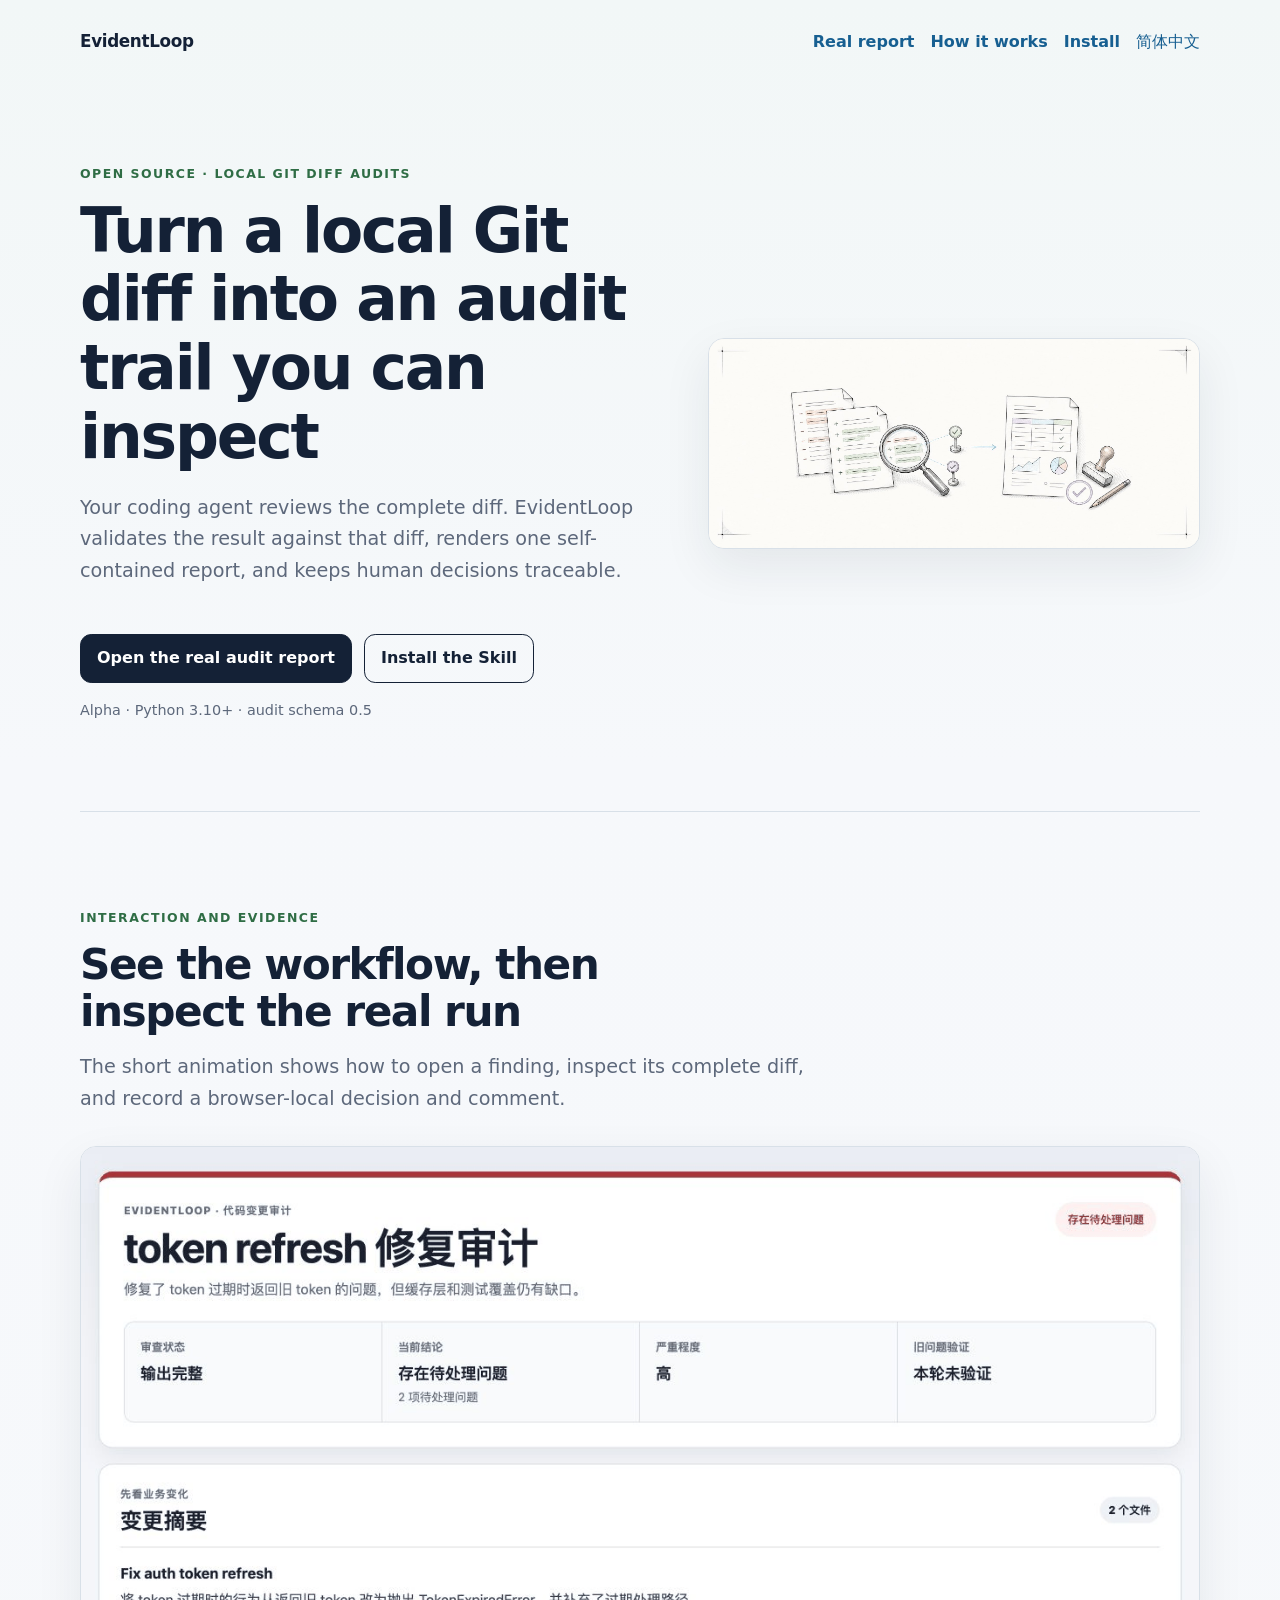
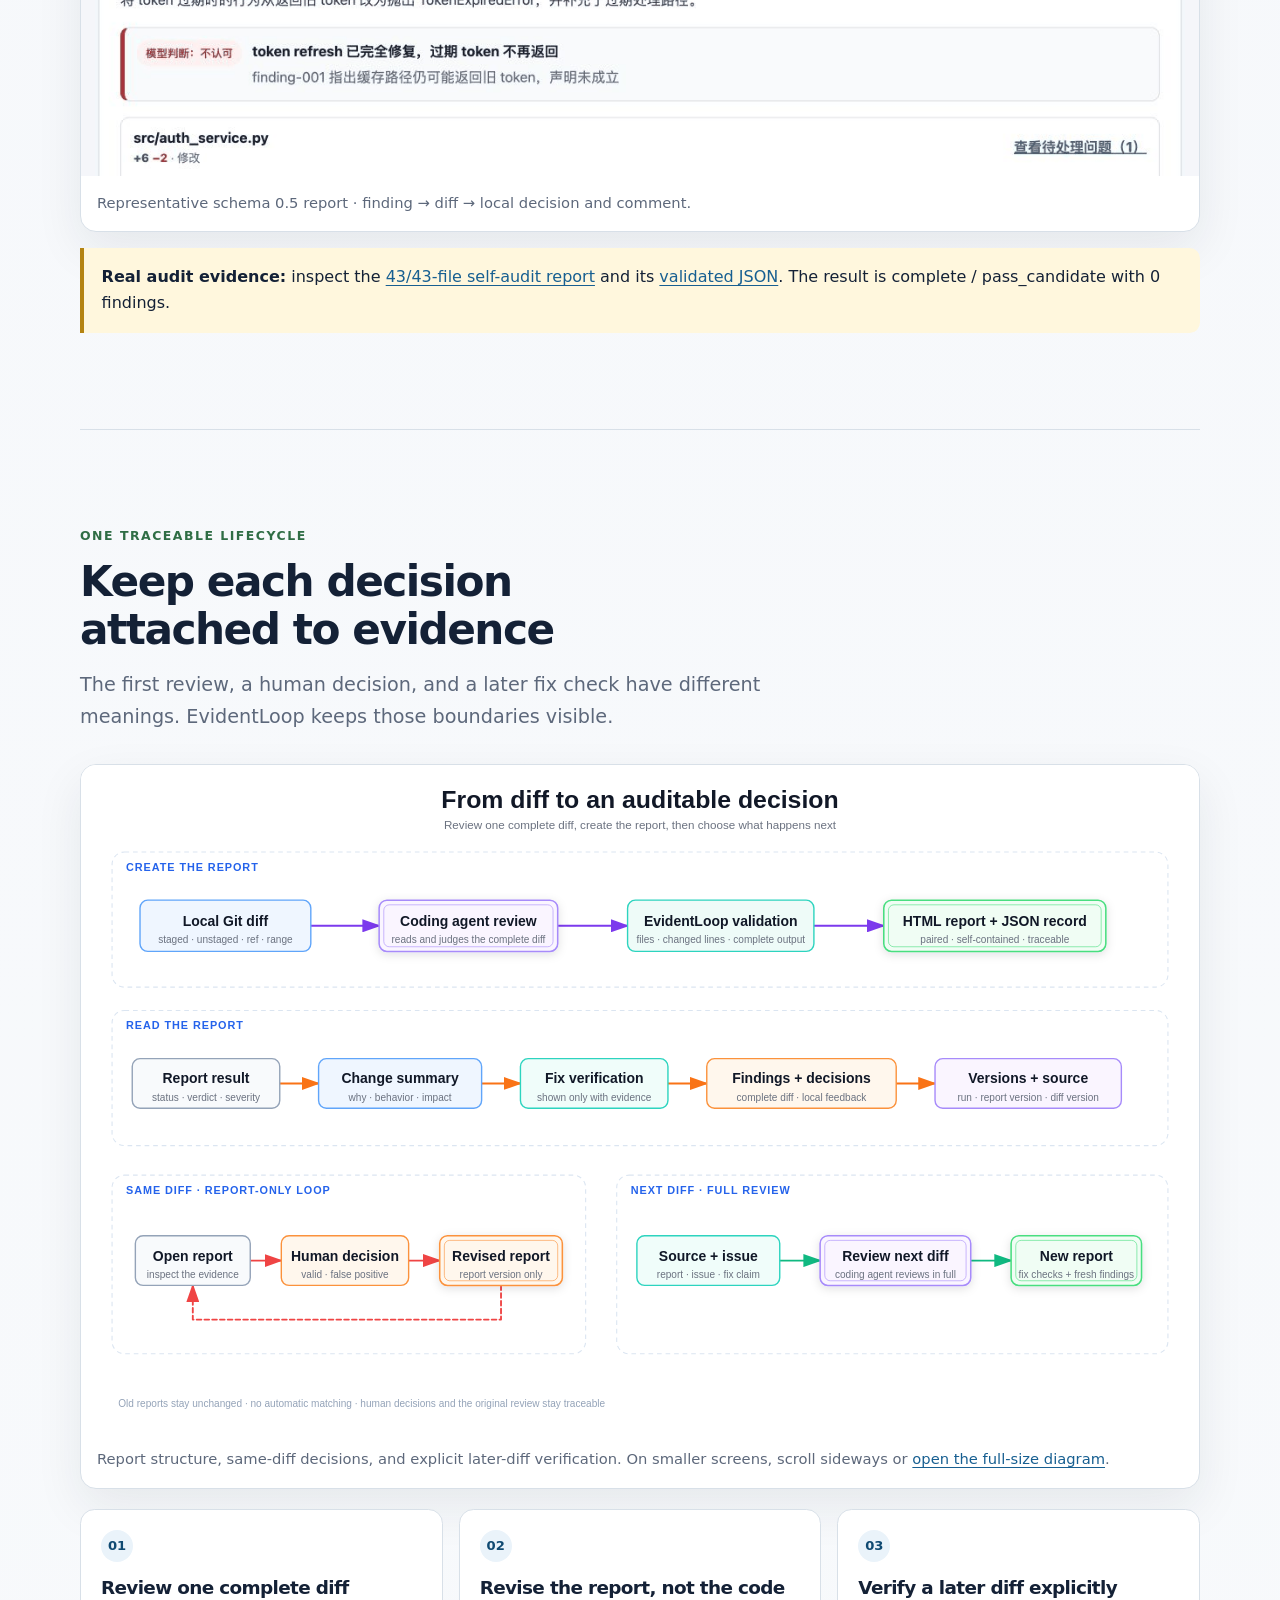
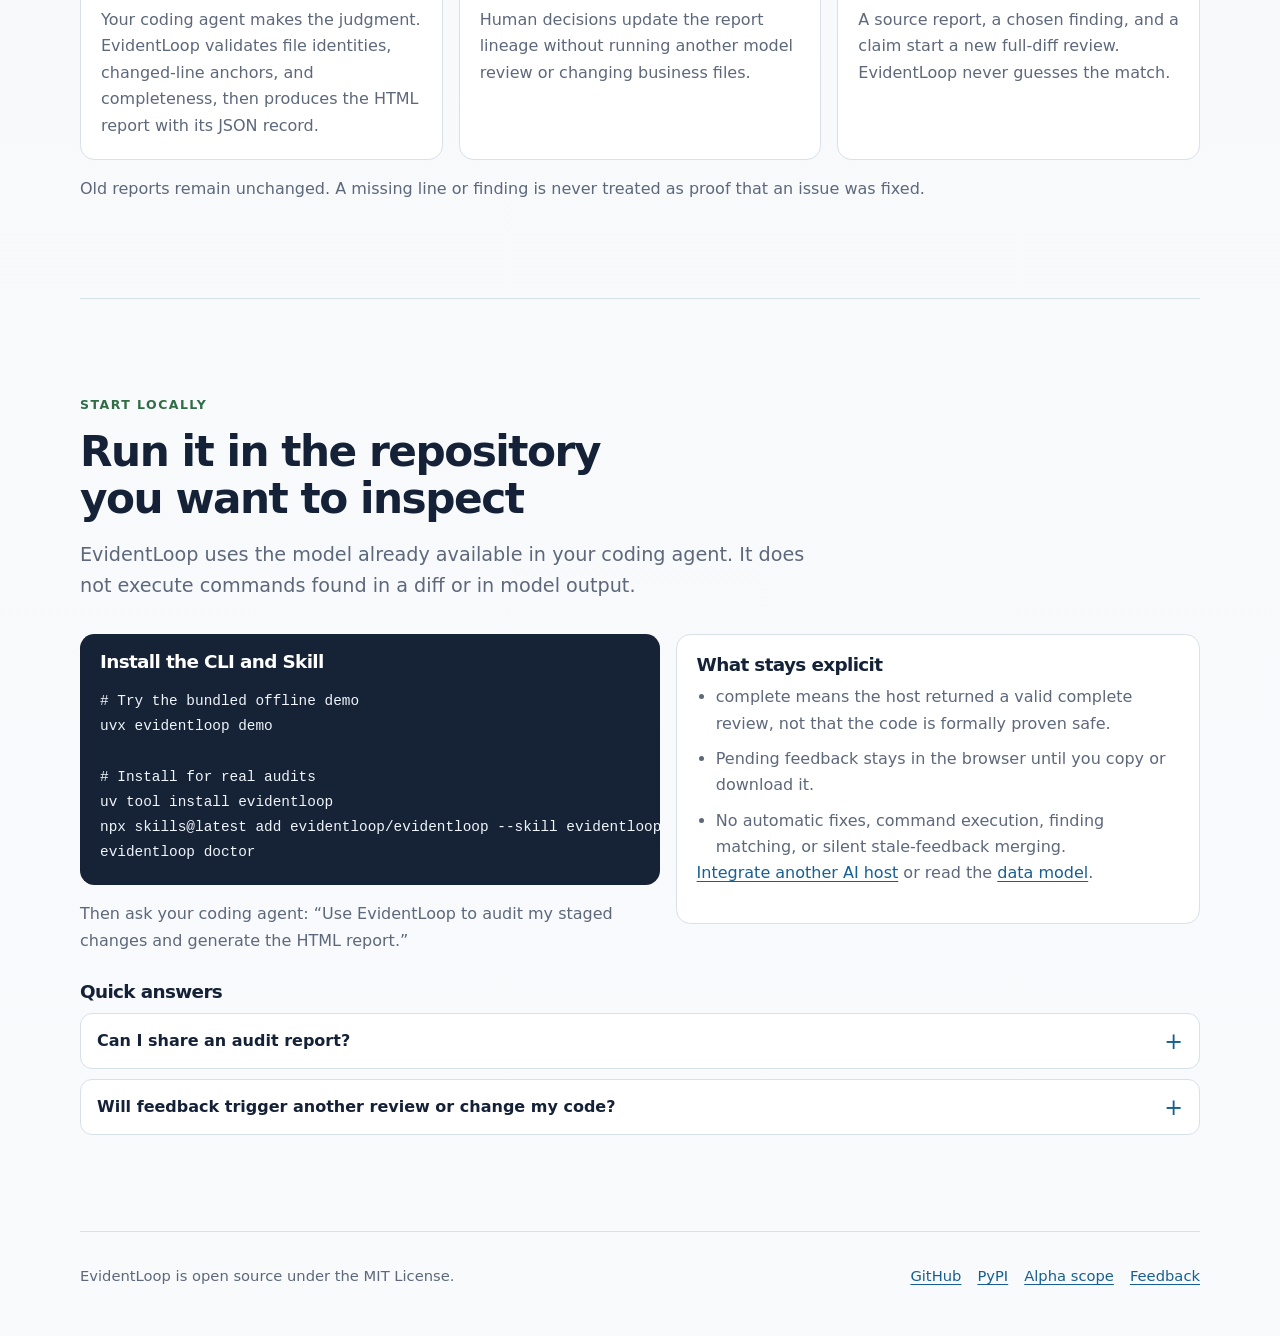
<file: docs/index.html>
<!doctype html>
<html lang="en">
<head>
  <meta charset="utf-8">
  <meta name="viewport" content="width=device-width, initial-scale=1">
  <title>EvidentLoop — Inspectable audit trails for local Git diffs</title>
  <meta name="description" content="Turn a local Git diff into a validated, self-contained audit report with traceable human decisions and explicit fix verification.">
  <meta name="theme-color" content="#f3f6f9">
  <link rel="canonical" href="https://evidentloop.github.io/evidentloop/">
  <link rel="alternate" hreflang="en" href="https://evidentloop.github.io/evidentloop/">
  <link rel="alternate" hreflang="zh-CN" href="https://evidentloop.github.io/evidentloop/zh-CN.html">
  <link rel="alternate" hreflang="x-default" href="https://evidentloop.github.io/evidentloop/">
  <link rel="stylesheet" href="./assets/site.css">
  <meta property="og:type" content="website">
  <meta property="og:title" content="EvidentLoop — Inspectable audit trails for local Git diffs">
  <meta property="og:description" content="Review the complete diff, validate the report, and keep later decisions linked to evidence.">
  <meta property="og:url" content="https://evidentloop.github.io/evidentloop/">
  <meta property="og:image" content="https://evidentloop.github.io/evidentloop/assets/evidentloop-report-loop.png">
  <meta property="og:locale" content="en_US">
  <meta name="twitter:card" content="summary_large_image">
</head>
<body>
  <a class="skip-link" href="#content">Skip to content</a>

  <header class="site-header">
    <nav class="site-nav" aria-label="Primary navigation">
      <a class="brand" href="./">EvidentLoop</a>
      <div class="nav-links">
        <a href="#proof">Real report</a>
        <a href="#how">How it works</a>
        <a href="#start">Install</a>
        <a href="./zh-CN.html" lang="zh-CN">简体中文</a>
      </div>
    </nav>

    <div class="hero">
      <p class="eyebrow">Open source · Local Git diff audits</p>
      <h1>Turn a local Git diff into an audit trail you can inspect</h1>
      <p class="lead">Your coding agent reviews the complete diff. EvidentLoop validates the result against that diff, renders one self-contained report, and keeps human decisions traceable.</p>

      <figure class="hero-visual">
        <img src="./assets/evidentloop-hero-sketch.jpg" width="1915" height="821" alt="A handdrawn local Git diff being inspected and turned into an audit report with a human decision">
      </figure>

      <div class="actions">
        <a class="button" href="./examples/evidentloop-dogfood-v05/audit.html">Open the real audit report</a>
        <a class="button button-secondary" href="#start">Install the Skill</a>
      </div>
      <p class="version-note">Alpha · Python 3.10+ · audit schema 0.5</p>
    </div>
  </header>

  <main id="content">
    <section class="page-section" id="proof" aria-labelledby="proof-title">
      <p class="eyebrow">Interaction and evidence</p>
      <h2 id="proof-title">See the workflow, then inspect the real run</h2>
      <p class="section-intro">The short animation shows how to open a finding, inspect its complete diff, and record a browser-local decision and comment.</p>
      <figure class="media-frame">
        <picture>
          <source media="(prefers-reduced-motion: reduce)" srcset="./assets/evidentloop-report-loop.png">
          <img src="./assets/evidentloop-report-loop.gif" width="1280" height="720" loading="lazy" alt="A representative EvidentLoop report showing a finding, complete diff, browser-local false-positive decision, and comment">
        </picture>
        <figcaption>Representative schema 0.5 report · finding → diff → local decision and comment.</figcaption>
      </figure>
      <div class="evidence-note">
        <p><strong>Real audit evidence:</strong> inspect the <a href="./examples/evidentloop-dogfood-v05/audit.html">43/43-file self-audit report</a> and its <a href="./examples/evidentloop-dogfood-v05/audit.json">validated JSON</a>. The result is <code>complete / pass_candidate</code> with 0 findings.</p>
      </div>
    </section>

    <section class="page-section" id="how" aria-labelledby="how-title">
      <p class="eyebrow">One traceable lifecycle</p>
      <h2 id="how-title">Keep each decision attached to evidence</h2>
      <p class="section-intro">The first review, a human decision, and a later fix check have different meanings. EvidentLoop keeps those boundaries visible.</p>
      <figure class="media-frame lifecycle-frame">
        <img src="./assets/evidentloop-lifecycle.svg" width="1440" height="860" loading="lazy" alt="EvidentLoop report creation, report reading order, same-diff decision loop, and explicit next-diff fix verification">
        <figcaption>Report structure, same-diff decisions, and explicit later-diff verification. On smaller screens, scroll sideways or <a href="./assets/evidentloop-lifecycle.svg">open the full-size diagram</a>.</figcaption>
      </figure>
      <ol class="steps">
        <li>
          <span class="step-number" aria-hidden="true">01</span>
          <h3>Review one complete diff</h3>
          <p>Your coding agent makes the judgment. EvidentLoop validates file identities, changed-line anchors, and completeness, then produces the HTML report with its JSON record.</p>
        </li>
        <li>
          <span class="step-number" aria-hidden="true">02</span>
          <h3>Revise the report, not the code</h3>
          <p>Human decisions update the report lineage without running another model review or changing business files.</p>
        </li>
        <li>
          <span class="step-number" aria-hidden="true">03</span>
          <h3>Verify a later diff explicitly</h3>
          <p>A source report, a chosen finding, and a claim start a new full-diff review. EvidentLoop never guesses the match.</p>
        </li>
      </ol>
      <p class="lifecycle-note">Old reports remain unchanged. A missing line or finding is never treated as proof that an issue was fixed.</p>
    </section>

    <section class="page-section" id="start" aria-labelledby="start-title">
      <p class="eyebrow">Start locally</p>
      <h2 id="start-title">Run it in the repository you want to inspect</h2>
      <p class="section-intro">EvidentLoop uses the model already available in your coding agent. It does not execute commands found in a diff or in model output.</p>
      <div class="start-grid">
        <div>
          <div class="command-card">
            <h3>Install the CLI and Skill</h3>
            <pre><code># Try the bundled offline demo
uvx evidentloop demo

# Install for real audits
uv tool install evidentloop
npx skills@latest add evidentloop/evidentloop --skill evidentloop -g
evidentloop doctor</code></pre>
          </div>
          <p class="prompt">Then ask your coding agent: <q>Use EvidentLoop to audit my staged changes and generate the HTML report.</q></p>
        </div>
        <aside class="boundary-card" aria-labelledby="boundaries-title">
          <h3 id="boundaries-title">What stays explicit</h3>
          <ul>
            <li><code>complete</code> means the host returned a valid complete review, not that the code is formally proven safe.</li>
            <li>Pending feedback stays in the browser until you copy or download it.</li>
            <li>No automatic fixes, command execution, finding matching, or silent stale-feedback merging.</li>
          </ul>
          <p><a href="https://github.com/evidentloop/evidentloop/blob/main/docs/ai-host-integration.md">Integrate another AI host</a> or read the <a href="https://github.com/evidentloop/evidentloop/blob/main/docs/data-model.md">data model</a>.</p>
        </aside>
      </div>

      <div class="quick-answers" aria-labelledby="answers-title">
        <h3 id="answers-title">Quick answers</h3>
        <details>
          <summary>Can I share an audit report?</summary>
          <p>Yes. The HTML is self-contained and works on static hosting. Redact anything sensitive first; browser-local decisions are not uploaded automatically.</p>
        </details>
        <details>
          <summary>Will feedback trigger another review or change my code?</summary>
          <p>No—not automatically. Feedback on the same diff only revises the report. Your coding agent changes code or starts a later-diff verification only when you explicitly ask.</p>
        </details>
      </div>
    </section>
  </main>

  <footer class="site-footer">
    <p>EvidentLoop is open source under the MIT License.</p>
    <nav class="footer-links" aria-label="Project links">
      <a href="https://github.com/evidentloop/evidentloop">GitHub</a>
      <a href="https://pypi.org/project/evidentloop/">PyPI</a>
      <a href="https://github.com/evidentloop/evidentloop/blob/main/docs/v0-scope.md">Alpha scope</a>
      <a href="https://github.com/evidentloop/evidentloop/issues">Feedback</a>
    </nav>
  </footer>
</body>
</html>
</file>
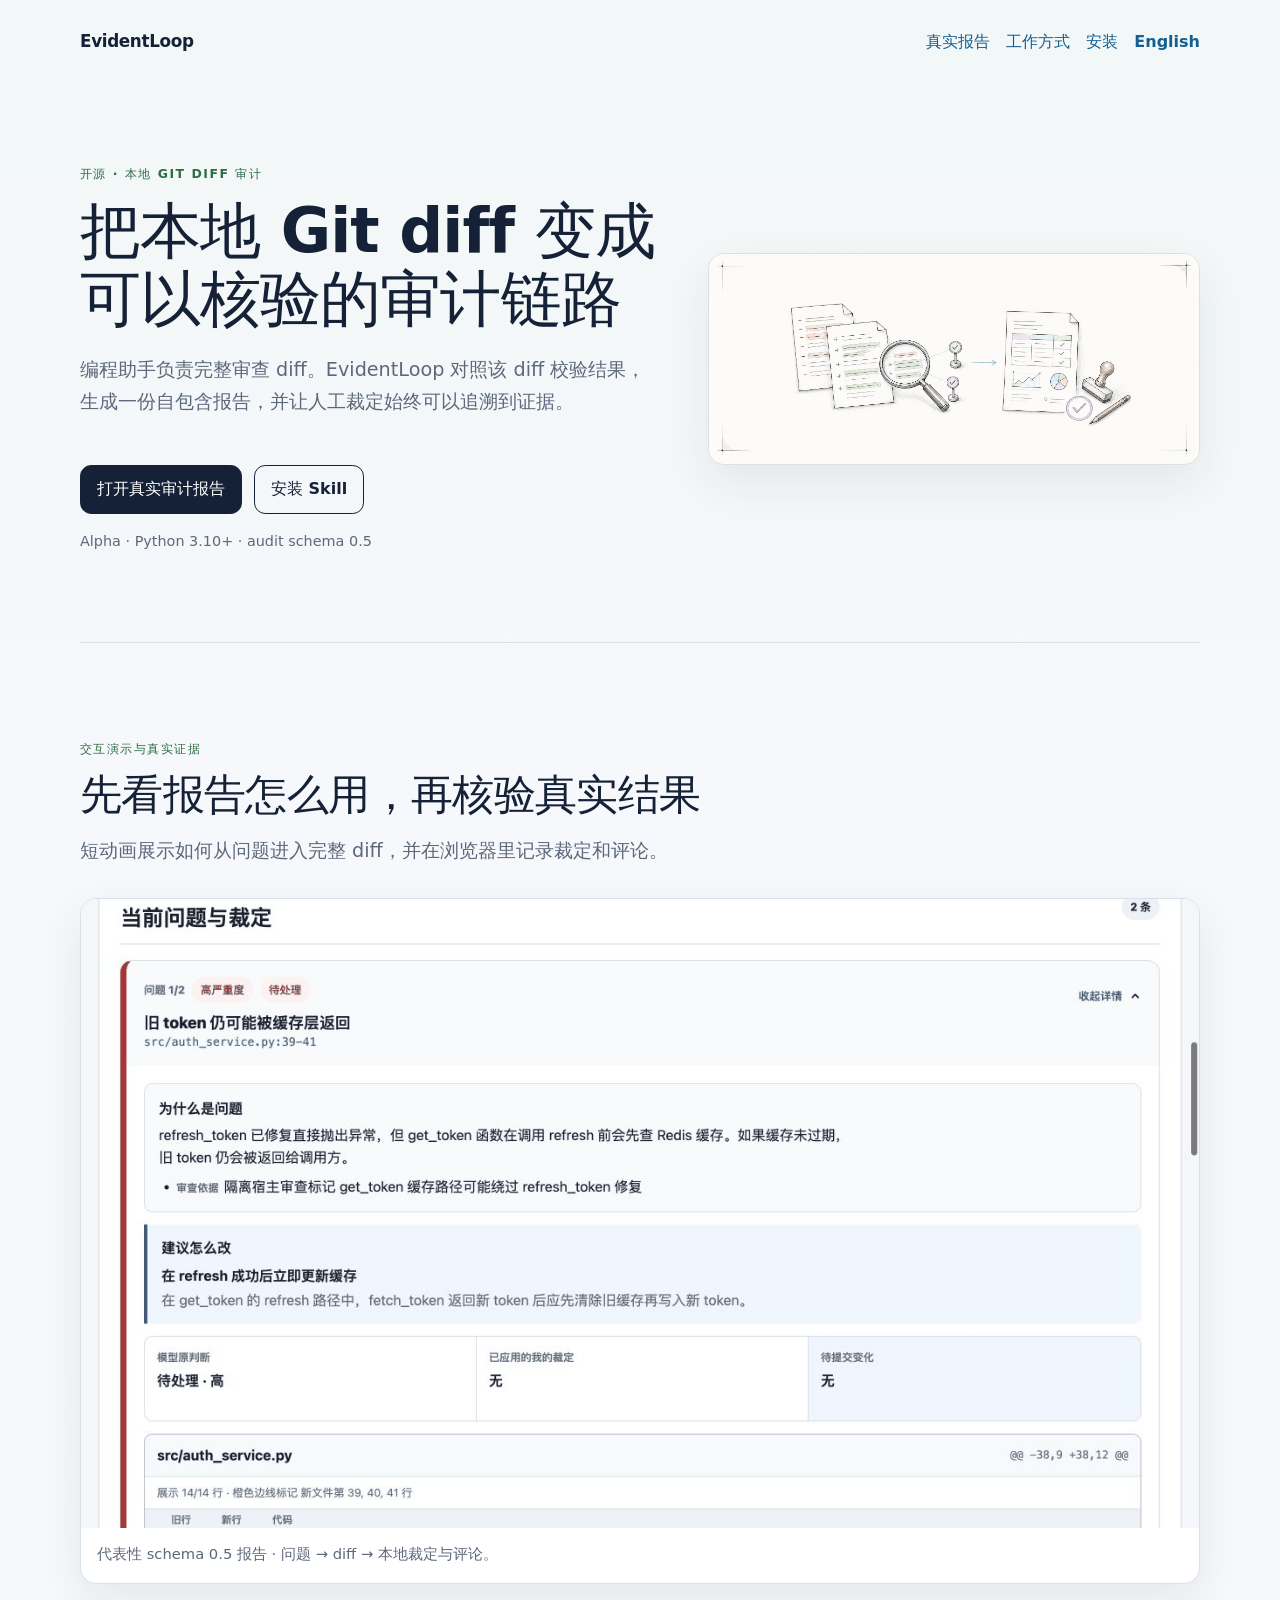
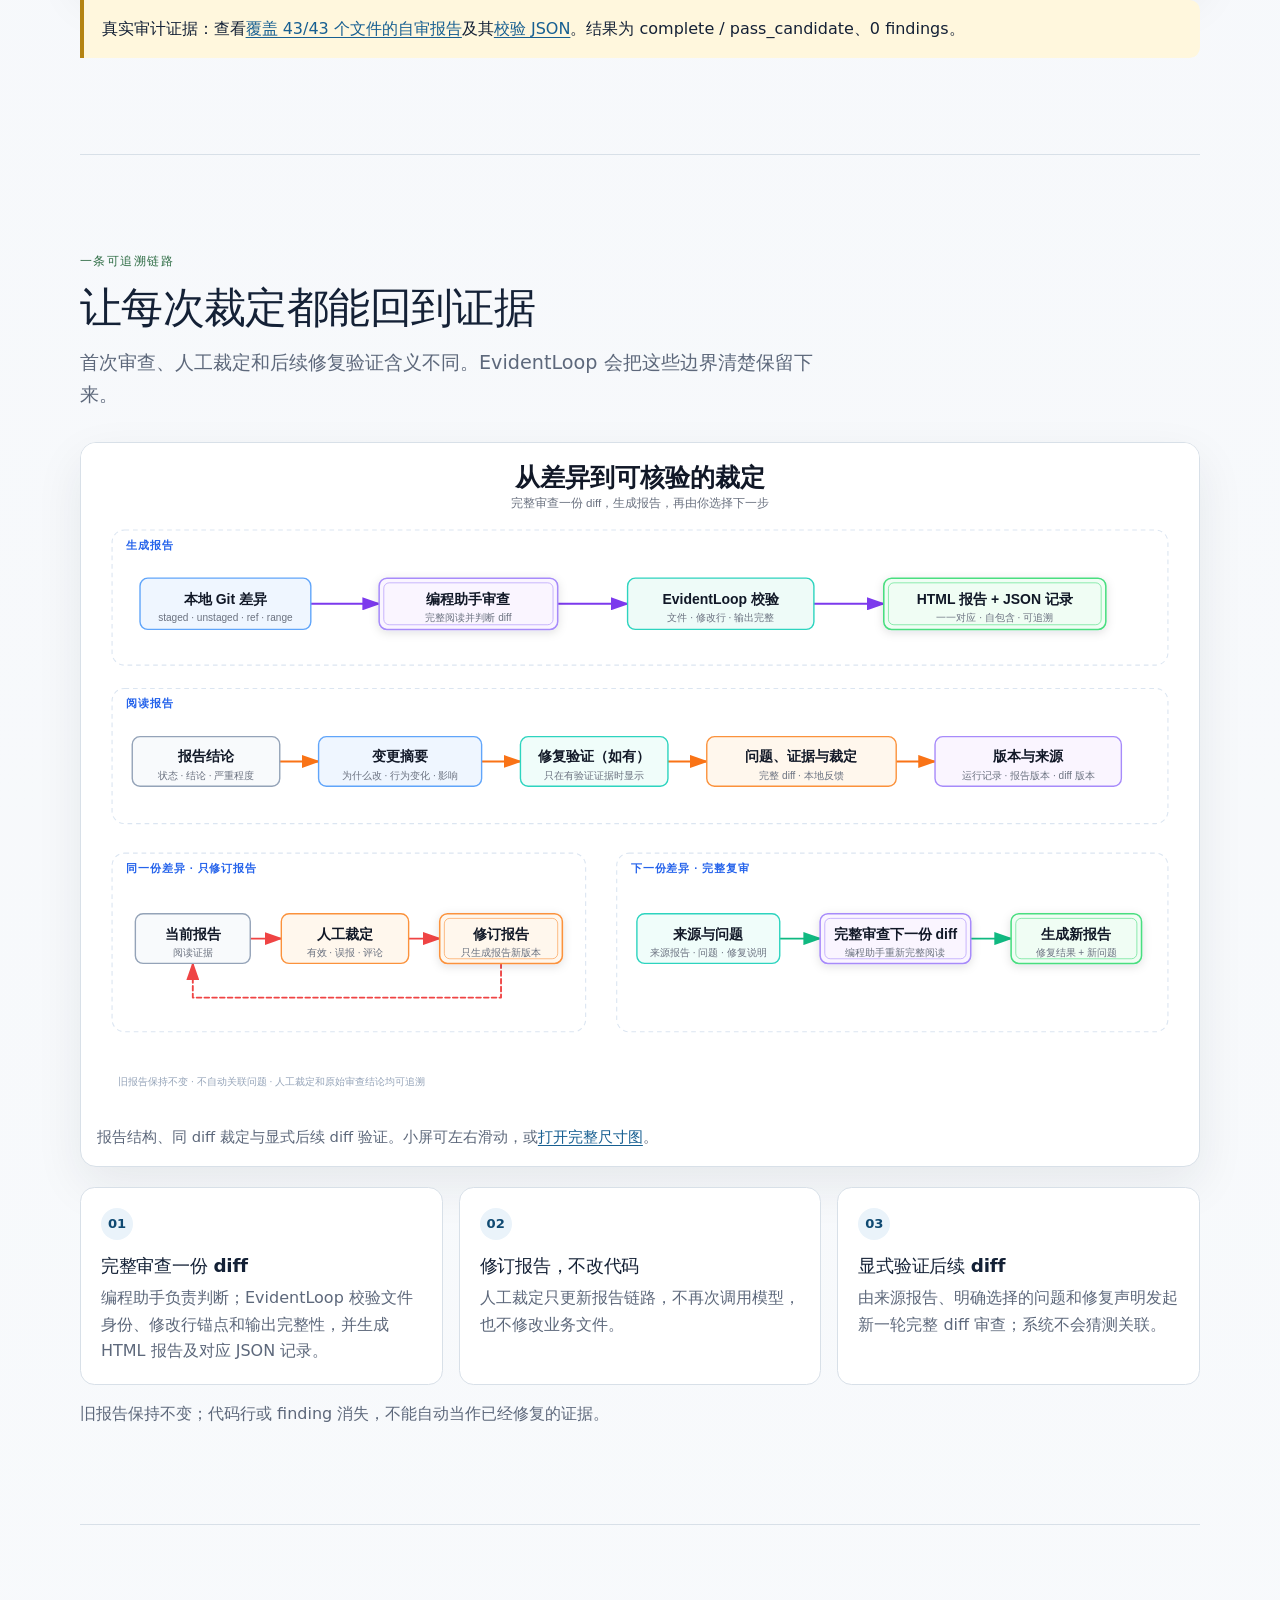
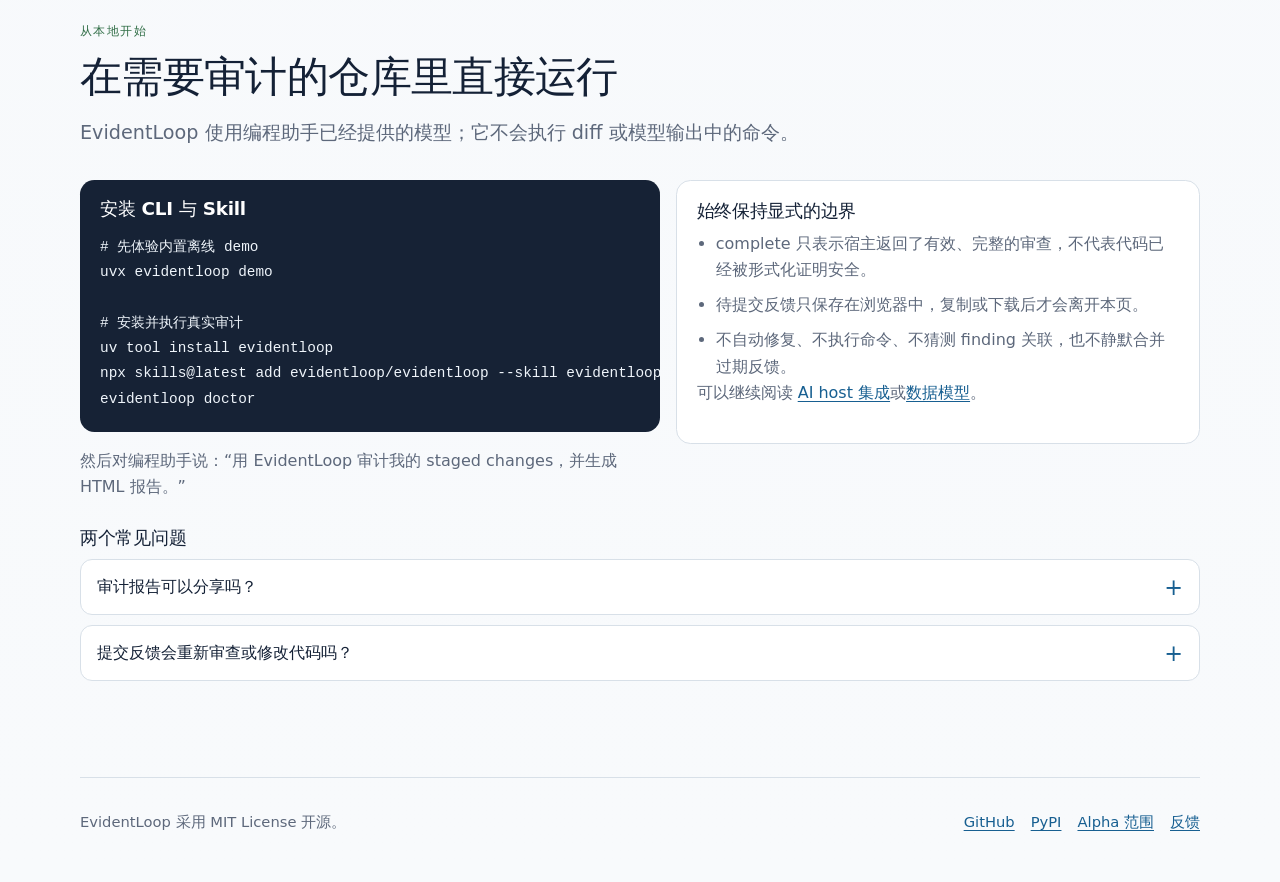
<file: docs/zh-CN.html>
<!doctype html>
<html lang="zh-CN">
<head>
  <meta charset="utf-8">
  <meta name="viewport" content="width=device-width, initial-scale=1">
  <title>EvidentLoop — 把本地 Git diff 变成可核验的审计链路</title>
  <meta name="description" content="把本地 Git diff 变成经过校验的审计报告，让人工裁定和后续修复验证都有明确证据。">
  <meta name="theme-color" content="#f3f6f9">
  <link rel="canonical" href="https://evidentloop.github.io/evidentloop/zh-CN.html">
  <link rel="alternate" hreflang="en" href="https://evidentloop.github.io/evidentloop/">
  <link rel="alternate" hreflang="zh-CN" href="https://evidentloop.github.io/evidentloop/zh-CN.html">
  <link rel="alternate" hreflang="x-default" href="https://evidentloop.github.io/evidentloop/">
  <link rel="stylesheet" href="./assets/site.css">
  <meta property="og:type" content="website">
  <meta property="og:title" content="EvidentLoop — 把本地 Git diff 变成可核验的审计链路">
  <meta property="og:description" content="完整审查 diff、校验报告，并让后续裁定始终可以追溯到证据。">
  <meta property="og:url" content="https://evidentloop.github.io/evidentloop/zh-CN.html">
  <meta property="og:image" content="https://evidentloop.github.io/evidentloop/assets/evidentloop-report-loop.png">
  <meta property="og:locale" content="zh_CN">
  <meta name="twitter:card" content="summary_large_image">
</head>
<body>
  <a class="skip-link" href="#content">跳到正文</a>

  <header class="site-header">
    <nav class="site-nav" aria-label="主导航">
      <a class="brand" href="./zh-CN.html">EvidentLoop</a>
      <div class="nav-links">
        <a href="#proof">真实报告</a>
        <a href="#how">工作方式</a>
        <a href="#start">安装</a>
        <a href="./" lang="en">English</a>
      </div>
    </nav>

    <div class="hero">
      <p class="eyebrow">开源 · 本地 Git diff 审计</p>
      <h1>把本地 Git diff 变成可以核验的审计链路</h1>
      <p class="lead">编程助手负责完整审查 diff。EvidentLoop 对照该 diff 校验结果，生成一份自包含报告，并让人工裁定始终可以追溯到证据。</p>

      <figure class="hero-visual">
        <img src="./assets/evidentloop-hero-sketch.jpg" width="1915" height="821" alt="手绘的本地 Git diff 经过核验生成审计报告，并由人工记录裁定">
      </figure>

      <div class="actions">
        <a class="button" href="./examples/evidentloop-dogfood-v05/audit.html">打开真实审计报告</a>
        <a class="button button-secondary" href="#start">安装 Skill</a>
      </div>
      <p class="version-note">Alpha · Python 3.10+ · audit schema 0.5</p>
    </div>
  </header>

  <main id="content">
    <section class="page-section" id="proof" aria-labelledby="proof-title">
      <p class="eyebrow">交互演示与真实证据</p>
      <h2 id="proof-title">先看报告怎么用，再核验真实结果</h2>
      <p class="section-intro">短动画展示如何从问题进入完整 diff，并在浏览器里记录裁定和评论。</p>
      <figure class="media-frame">
        <picture>
          <source media="(prefers-reduced-motion: reduce)" srcset="./assets/evidentloop-report-loop.png">
          <img src="./assets/evidentloop-report-loop.gif" width="1280" height="720" loading="lazy" alt="代表性的 EvidentLoop 报告，展示问题、完整 diff、浏览器本地误报裁定和评论">
        </picture>
        <figcaption>代表性 schema 0.5 报告 · 问题 → diff → 本地裁定与评论。</figcaption>
      </figure>
      <div class="evidence-note">
        <p><strong>真实审计证据：</strong>查看<a href="./examples/evidentloop-dogfood-v05/audit.html">覆盖 43/43 个文件的自审报告</a>及其<a href="./examples/evidentloop-dogfood-v05/audit.json">校验 JSON</a>。结果为 <code>complete / pass_candidate</code>、0 findings。</p>
      </div>
    </section>

    <section class="page-section" id="how" aria-labelledby="how-title">
      <p class="eyebrow">一条可追溯链路</p>
      <h2 id="how-title">让每次裁定都能回到证据</h2>
      <p class="section-intro">首次审查、人工裁定和后续修复验证含义不同。EvidentLoop 会把这些边界清楚保留下来。</p>
      <figure class="media-frame lifecycle-frame">
        <img src="./assets/evidentloop-lifecycle-zh-CN.svg" width="1440" height="860" loading="lazy" alt="EvidentLoop 的报告生成、报告阅读顺序、同 diff 裁定循环和显式跨 diff 修复验证">
        <figcaption>报告结构、同 diff 裁定与显式后续 diff 验证。小屏可左右滑动，或<a href="./assets/evidentloop-lifecycle-zh-CN.svg">打开完整尺寸图</a>。</figcaption>
      </figure>
      <ol class="steps">
        <li>
          <span class="step-number" aria-hidden="true">01</span>
          <h3>完整审查一份 diff</h3>
          <p>编程助手负责判断；EvidentLoop 校验文件身份、修改行锚点和输出完整性，并生成 HTML 报告及对应 JSON 记录。</p>
        </li>
        <li>
          <span class="step-number" aria-hidden="true">02</span>
          <h3>修订报告，不改代码</h3>
          <p>人工裁定只更新报告链路，不再次调用模型，也不修改业务文件。</p>
        </li>
        <li>
          <span class="step-number" aria-hidden="true">03</span>
          <h3>显式验证后续 diff</h3>
          <p>由来源报告、明确选择的问题和修复声明发起新一轮完整 diff 审查；系统不会猜测关联。</p>
        </li>
      </ol>
      <p class="lifecycle-note">旧报告保持不变；代码行或 finding 消失，不能自动当作已经修复的证据。</p>
    </section>

    <section class="page-section" id="start" aria-labelledby="start-title">
      <p class="eyebrow">从本地开始</p>
      <h2 id="start-title">在需要审计的仓库里直接运行</h2>
      <p class="section-intro">EvidentLoop 使用编程助手已经提供的模型；它不会执行 diff 或模型输出中的命令。</p>
      <div class="start-grid">
        <div>
          <div class="command-card">
            <h3>安装 CLI 与 Skill</h3>
            <pre><code># 先体验内置离线 demo
uvx evidentloop demo

# 安装并执行真实审计
uv tool install evidentloop
npx skills@latest add evidentloop/evidentloop --skill evidentloop -g
evidentloop doctor</code></pre>
          </div>
          <p class="prompt">然后对编程助手说：<q>用 EvidentLoop 审计我的 staged changes，并生成 HTML 报告。</q></p>
        </div>
        <aside class="boundary-card" aria-labelledby="boundaries-title">
          <h3 id="boundaries-title">始终保持显式的边界</h3>
          <ul>
            <li><code>complete</code> 只表示宿主返回了有效、完整的审查，不代表代码已经被形式化证明安全。</li>
            <li>待提交反馈只保存在浏览器中，复制或下载后才会离开本页。</li>
            <li>不自动修复、不执行命令、不猜测 finding 关联，也不静默合并过期反馈。</li>
          </ul>
          <p>可以继续阅读 <a href="https://github.com/evidentloop/evidentloop/blob/main/docs/ai-host-integration.md">AI host 集成</a>或<a href="https://github.com/evidentloop/evidentloop/blob/main/docs/data-model.md">数据模型</a>。</p>
        </aside>
      </div>

      <div class="quick-answers" aria-labelledby="answers-title">
        <h3 id="answers-title">两个常见问题</h3>
        <details>
          <summary>审计报告可以分享吗？</summary>
          <p>可以。HTML 是自包含文件，适合静态托管；分享前请先脱敏，浏览器里的本地裁定不会自动上传。</p>
        </details>
        <details>
          <summary>提交反馈会重新审查或修改代码吗？</summary>
          <p>不会自动触发。提交同一份 diff 的反馈只会修订报告；只有你明确要求修改代码或验证后续 diff 时，编程助手才会另行执行。</p>
        </details>
      </div>
    </section>
  </main>

  <footer class="site-footer">
    <p>EvidentLoop 采用 MIT License 开源。</p>
    <nav class="footer-links" aria-label="项目链接">
      <a href="https://github.com/evidentloop/evidentloop">GitHub</a>
      <a href="https://pypi.org/project/evidentloop/">PyPI</a>
      <a href="https://github.com/evidentloop/evidentloop/blob/main/docs/v0-scope.md">Alpha 范围</a>
      <a href="https://github.com/evidentloop/evidentloop/issues">反馈</a>
    </nav>
  </footer>
</body>
</html>
</file>
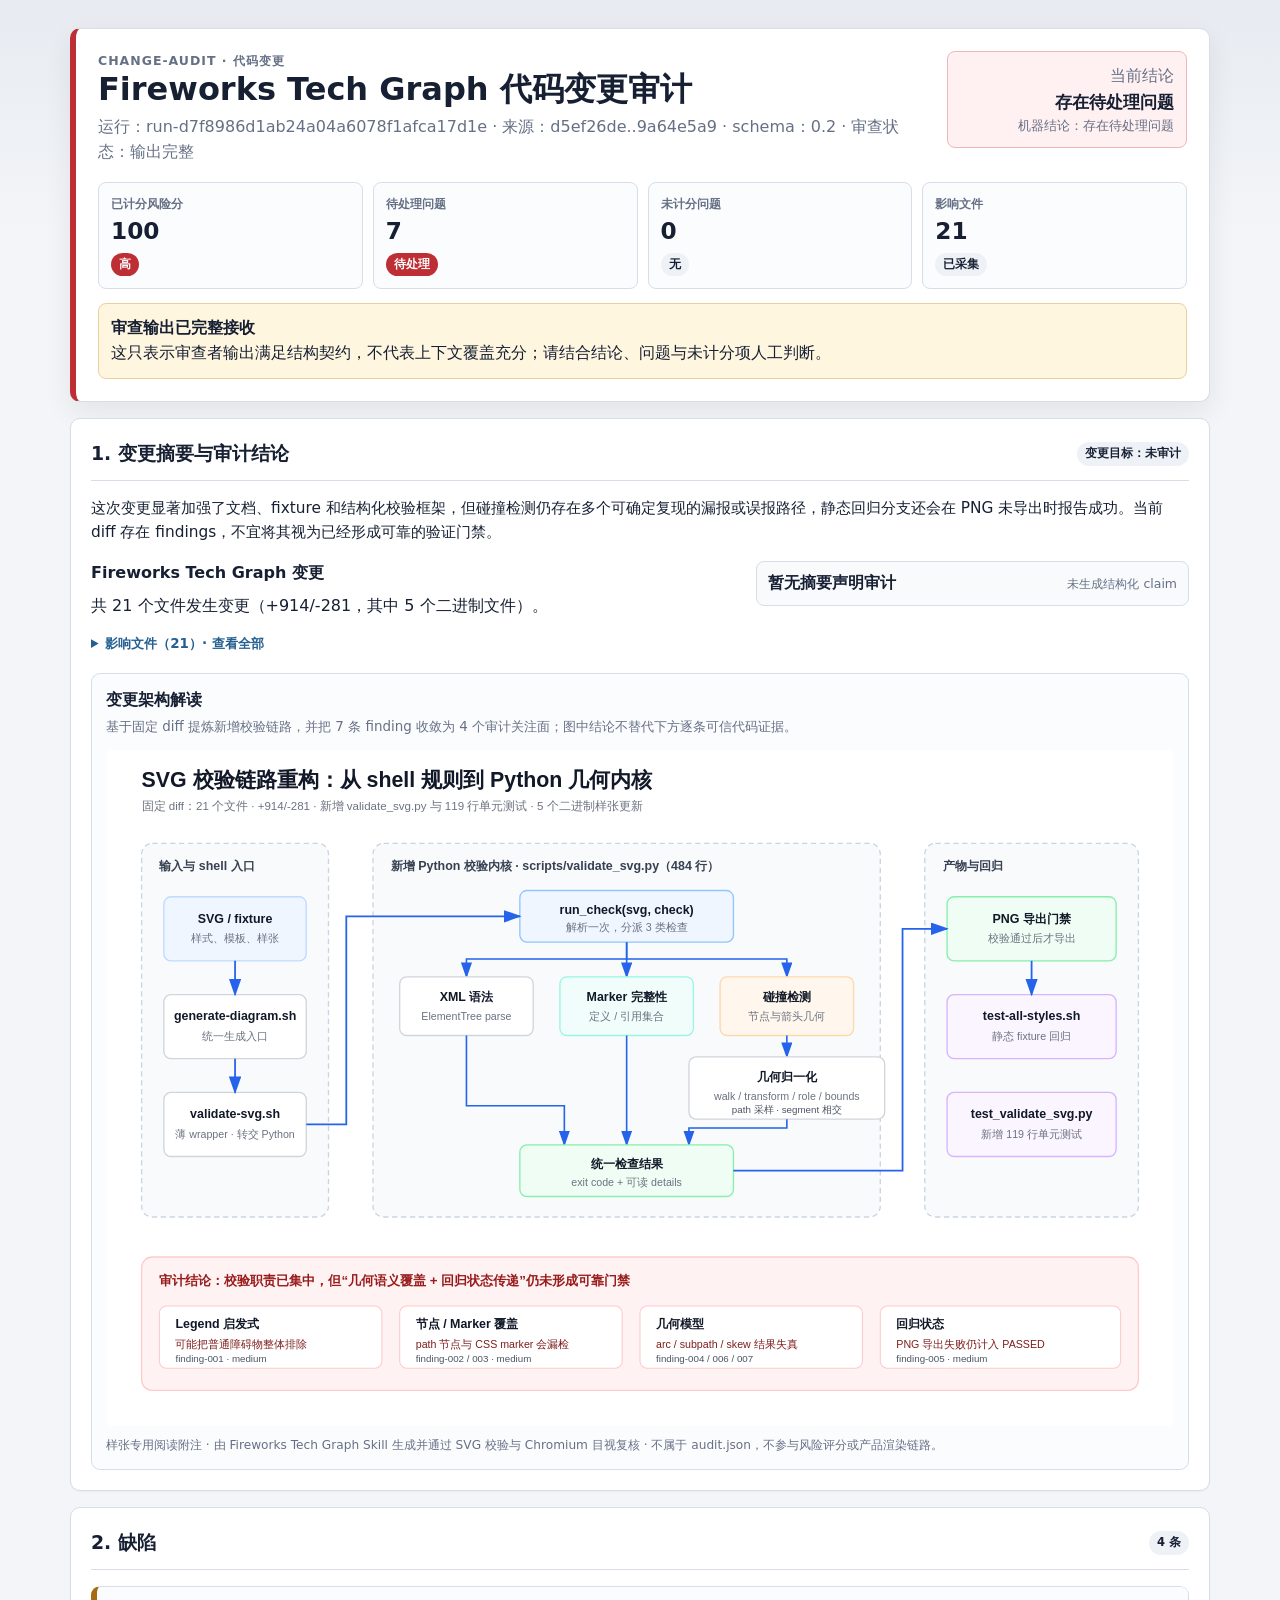
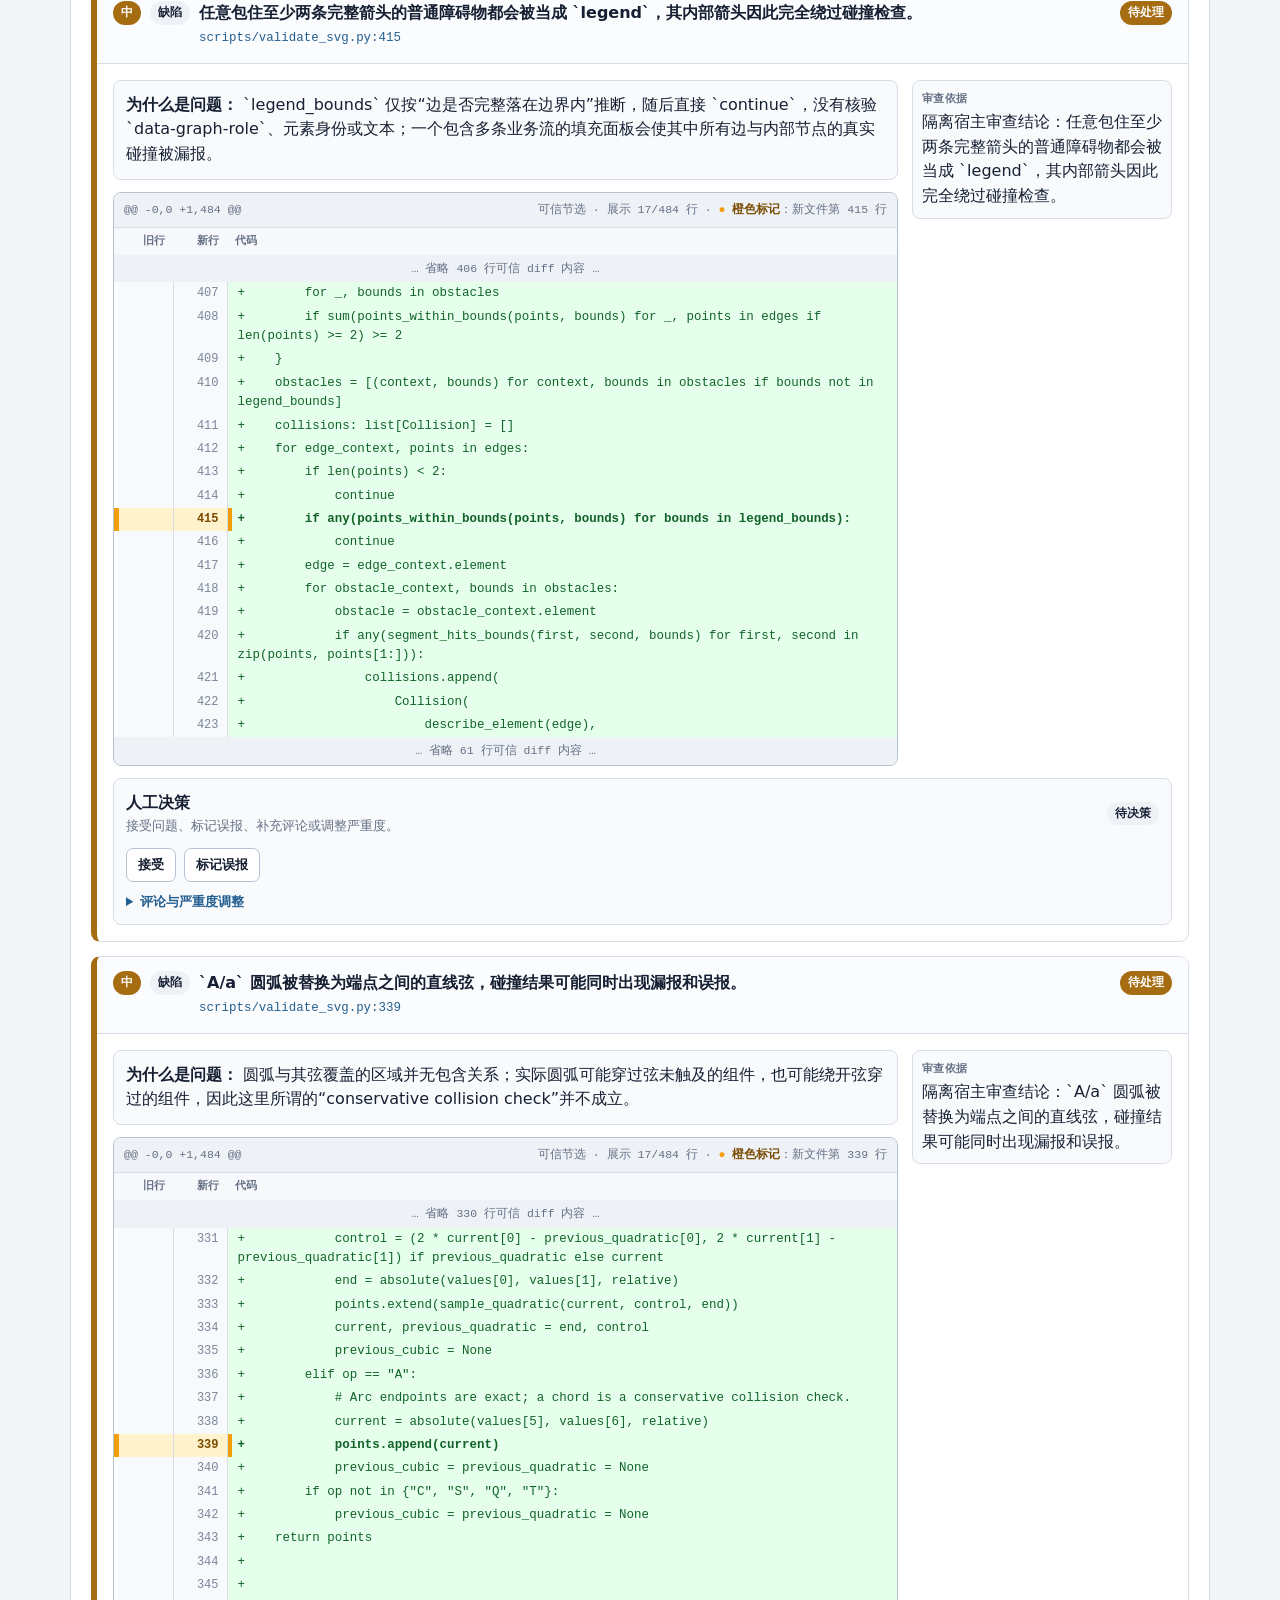
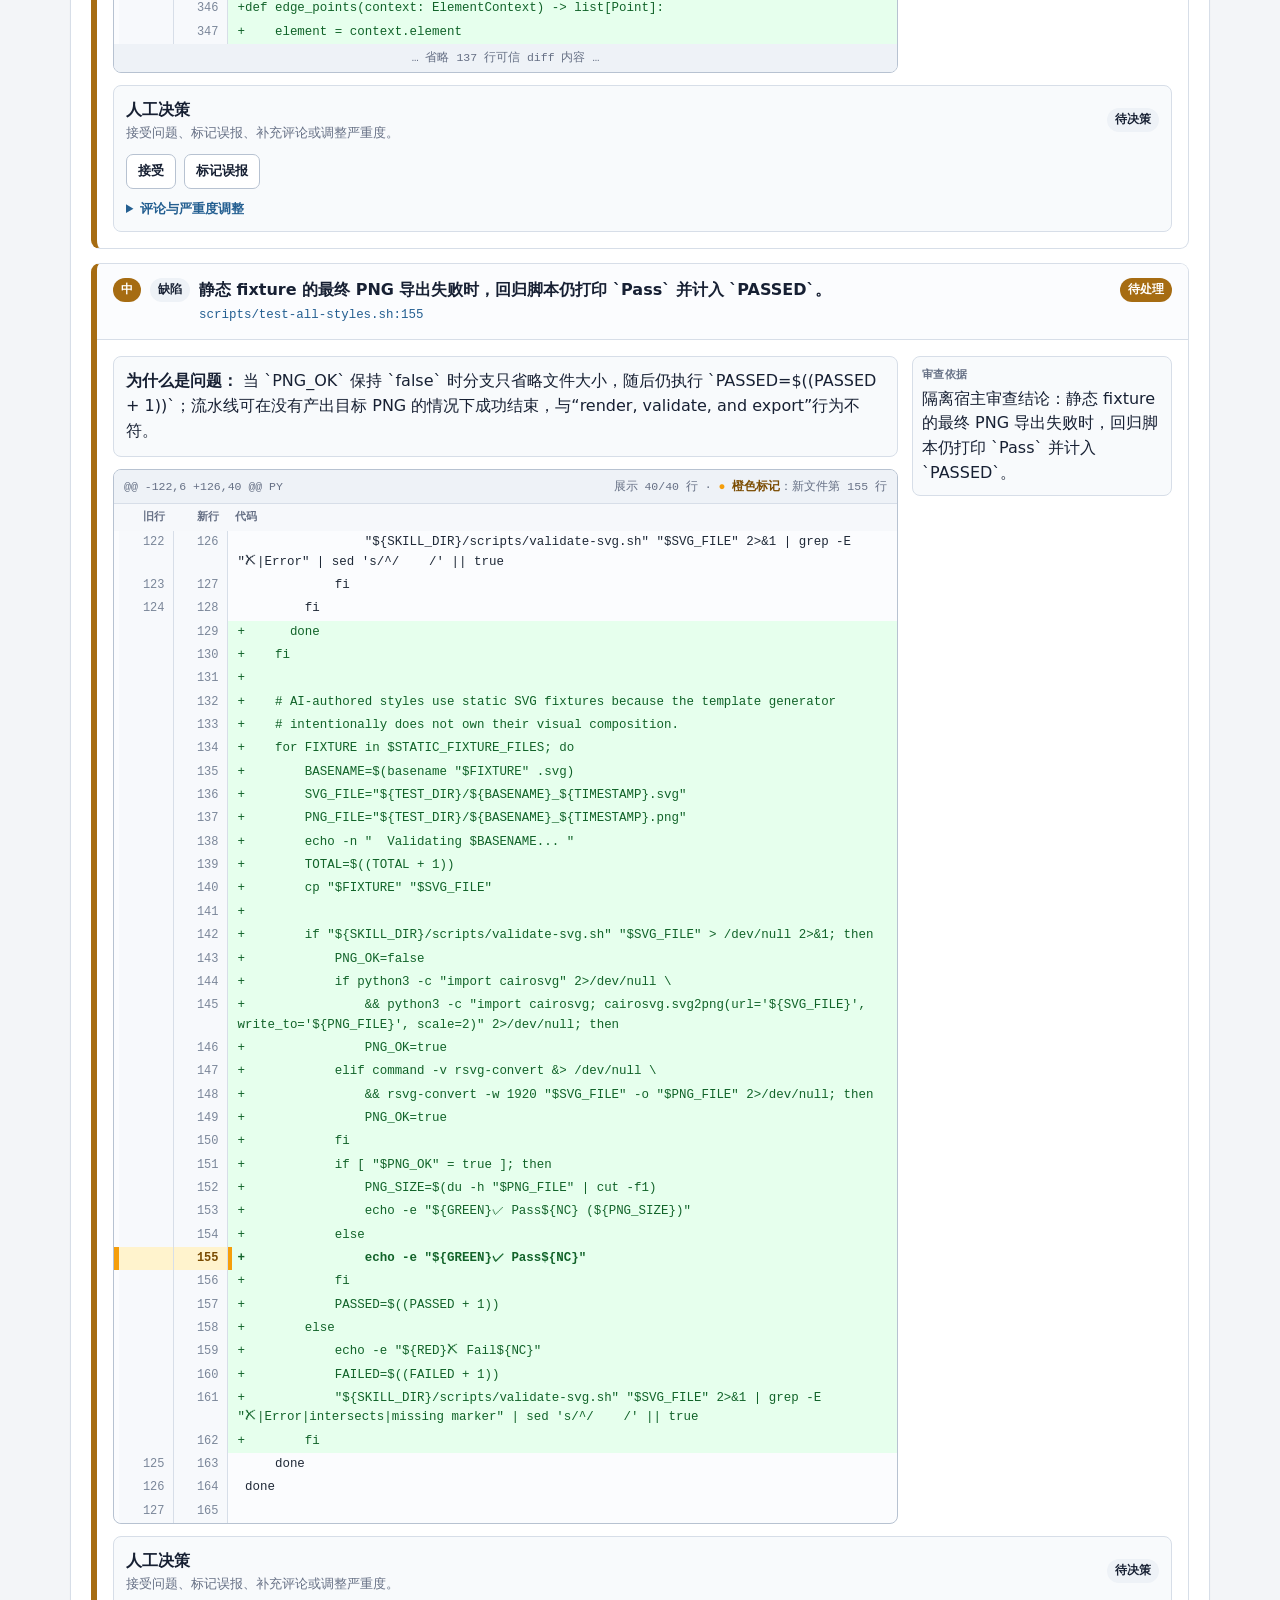
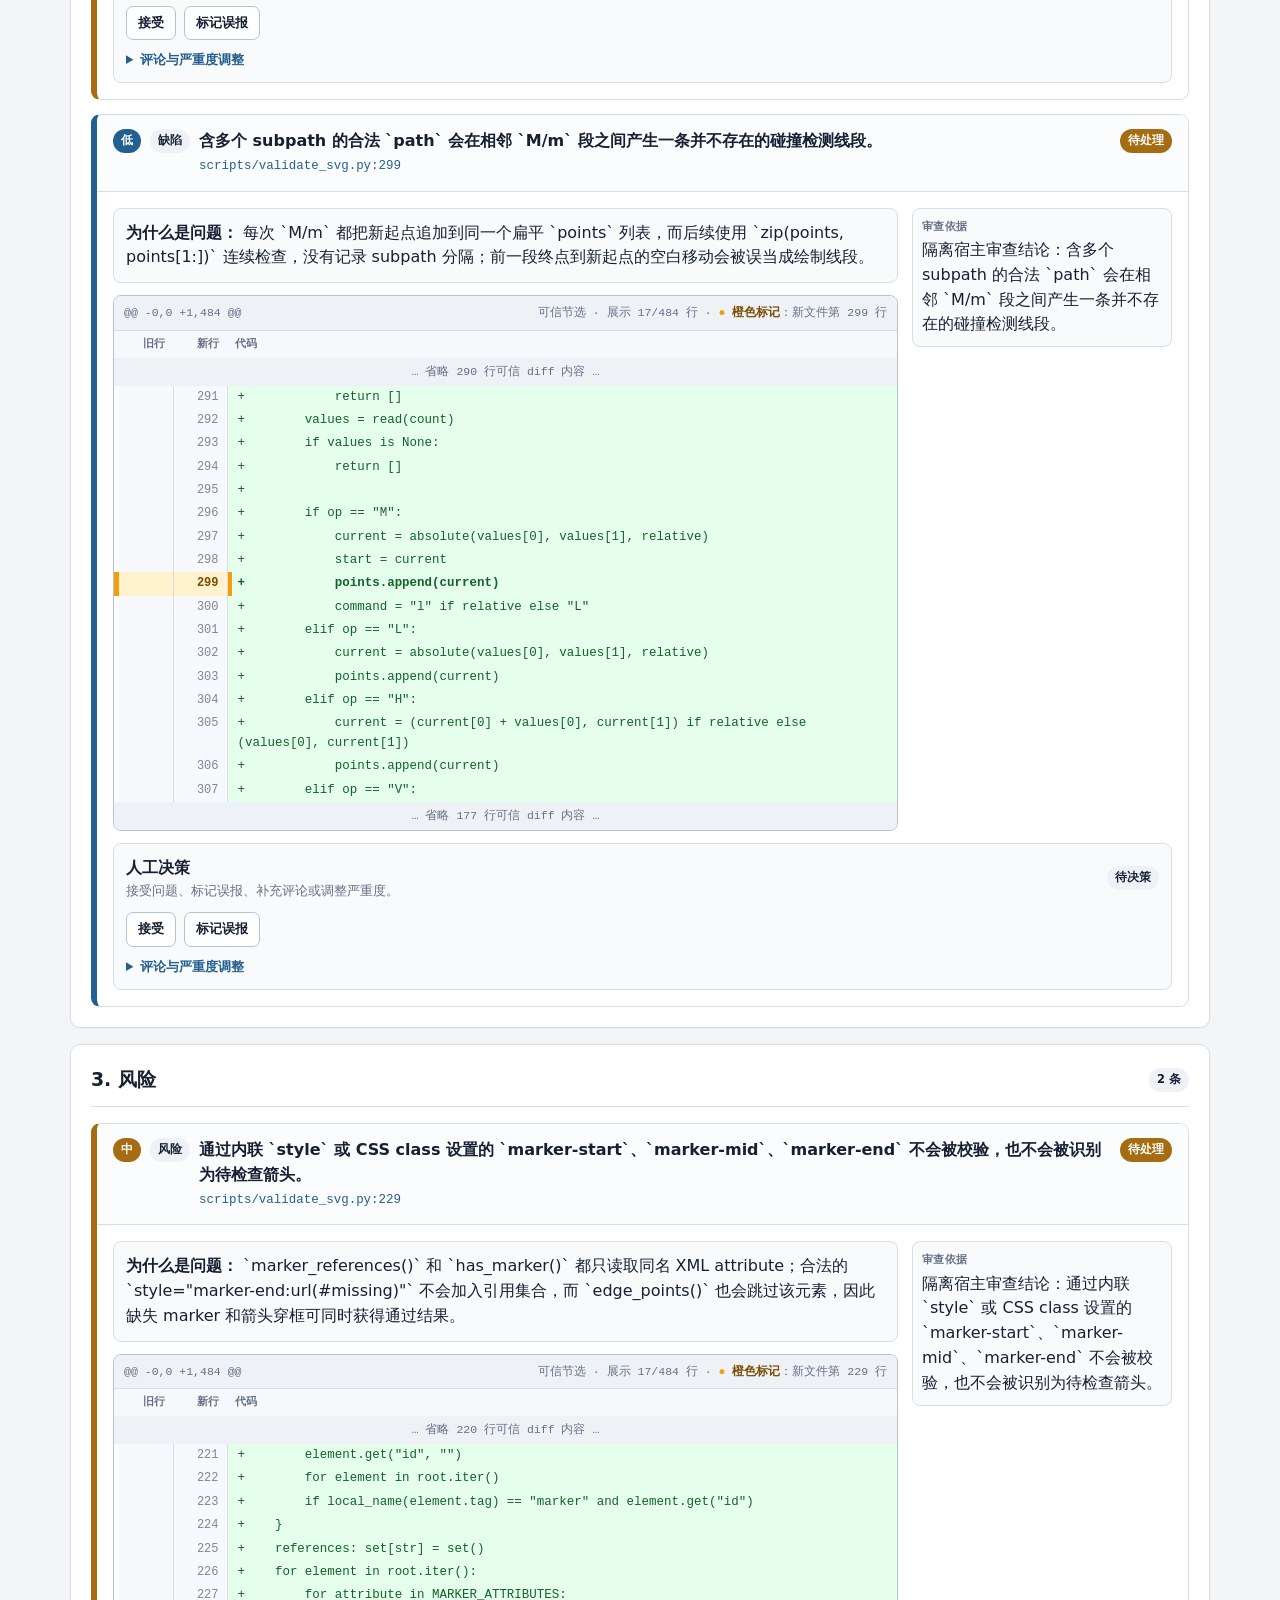
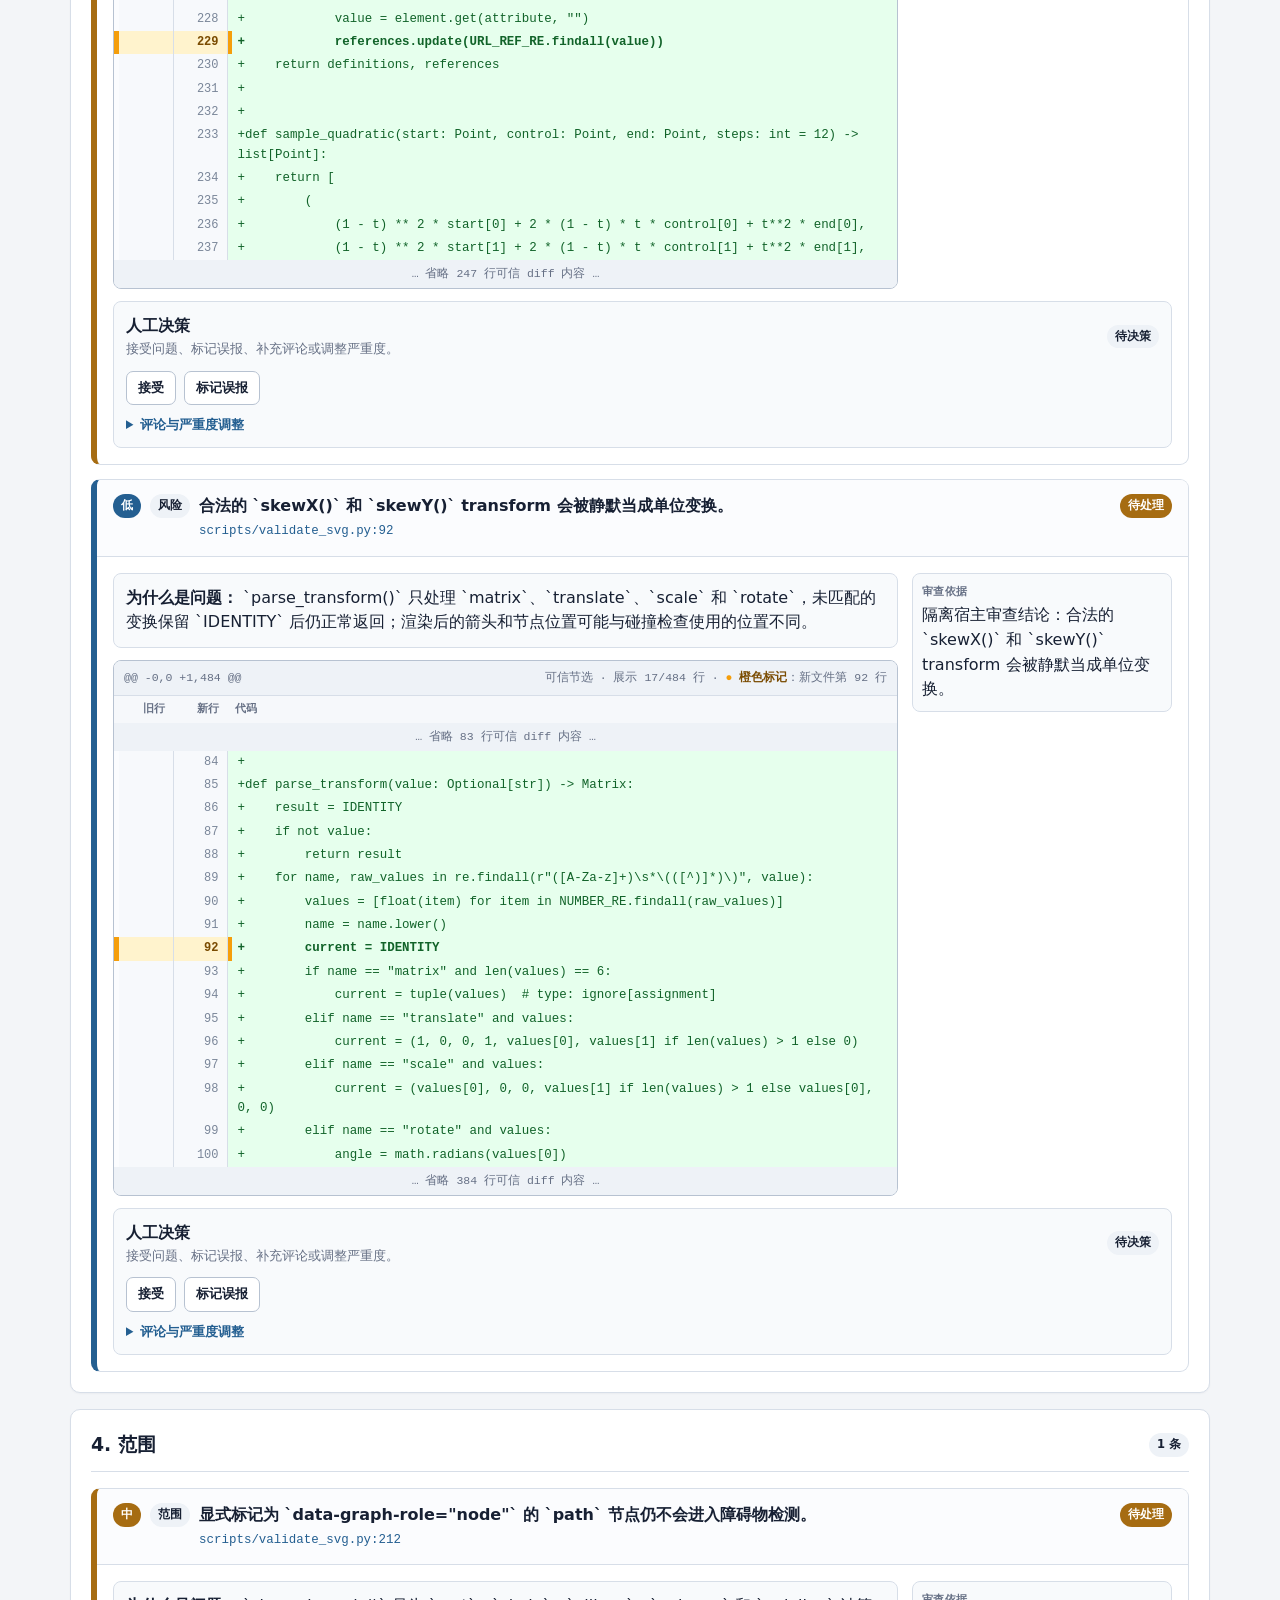
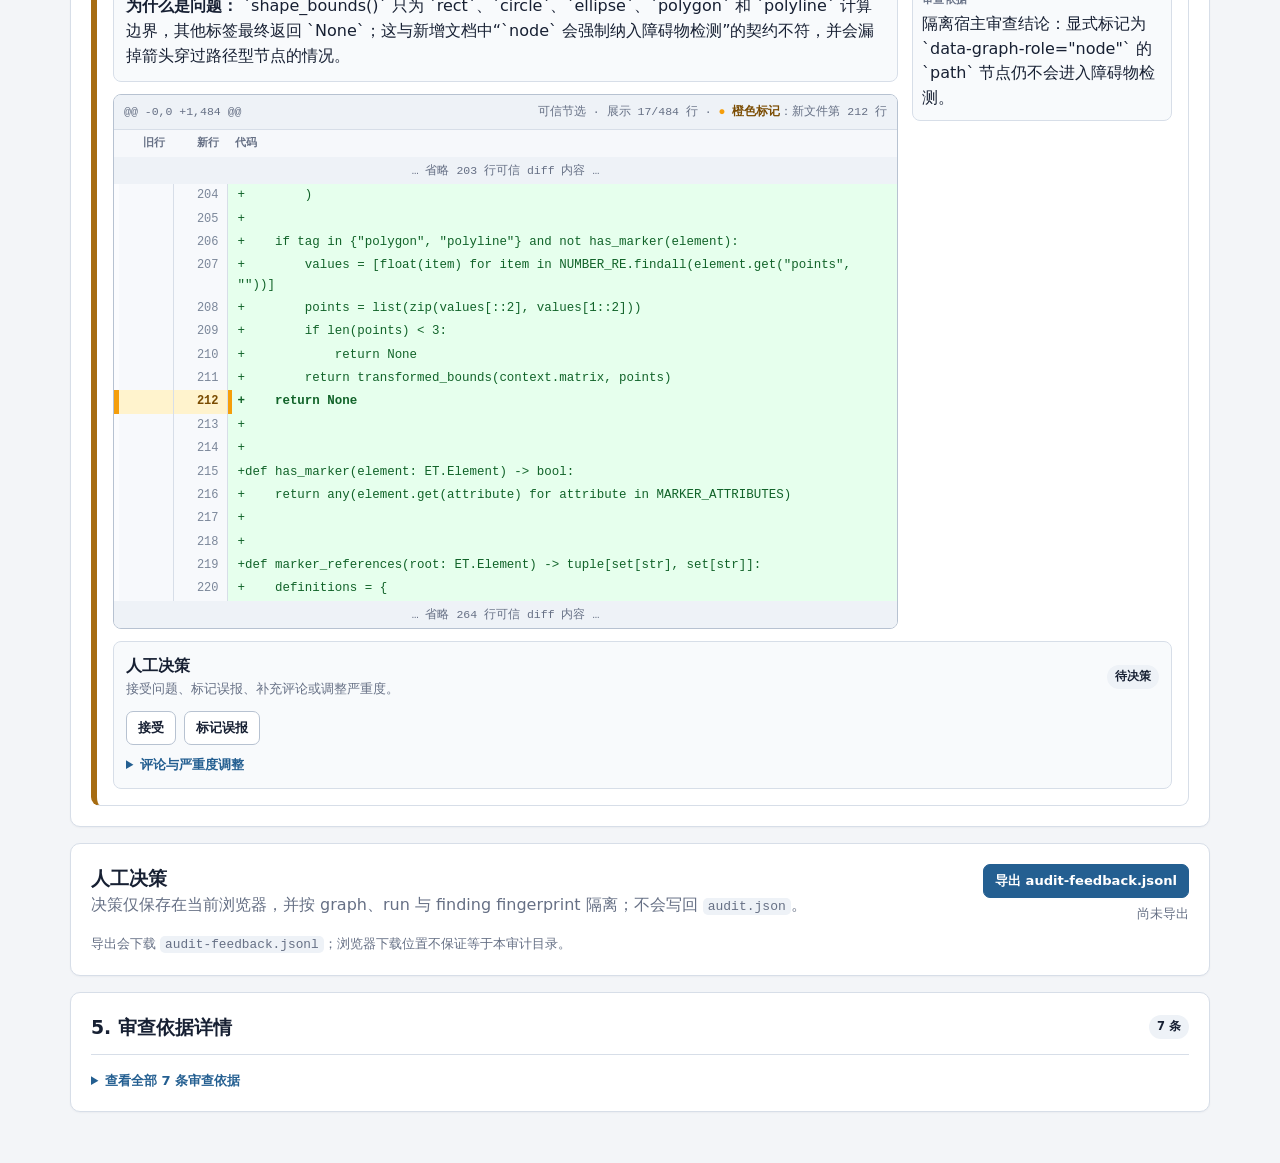
<file: docs/examples/dogfood-fireworks-tech-graph/audit.html>
<!doctype html>
<html lang="zh-CN" data-renderer-version="0.2">
<head>
  <meta charset="utf-8">
  <meta name="viewport" content="width=device-width, initial-scale=1">
  <meta name="color-scheme" content="light">
  <title>Fireworks Tech Graph 代码变更审计 · change-audit</title>
  <style>:root {
  color-scheme: light;
  --bg: #f3f5f8;
  --panel: #ffffff;
  --text: #172033;
  --muted: #667085;
  --line: #d7dee8;
  --line-strong: #b7c2d1;
  --green: #17753b;
  --green-soft: #e7f6ec;
  --red: #bd2f35;
  --red-soft: #fff0f1;
  --amber: #a66c12;
  --amber-soft: #fff6df;
  --blue: #245f91;
  --blue-soft: #edf6ff;
  --code-bg: #fbfcfe;
  --code-add-bg: #e6ffed;
  --code-del-bg: #ffebe9;
  --code-add-text: #116329;
  --code-del-text: #82071e;
  --focus: #0e7490;
}

* { box-sizing: border-box; }

html { scroll-behavior: smooth; }

body {
  margin: 0;
  overflow-x: hidden;
  background: linear-gradient(180deg, #e7ebf1 0, var(--bg) 230px);
  color: var(--text);
  font-family: ui-sans-serif, system-ui, -apple-system, BlinkMacSystemFont, "Segoe UI", sans-serif;
  line-height: 1.55;
}

a { color: var(--blue); }
h1, h2, h3, p { margin-top: 0; }
h1 { margin-bottom: 6px; font-size: clamp(1.65rem, 4vw, 2rem); line-height: 1.2; }
h2 { margin-bottom: 0; font-size: 1.18rem; }
h3 { margin-bottom: 8px; font-size: 1rem; }
code { padding: 1px 5px; border-radius: 5px; background: #eef2f7; }

.report-shell {
  display: grid;
  width: min(1180px, 100%);
  margin: 0 auto;
  padding: 28px 20px 52px;
  gap: 16px;
}

.panel,
.hero {
  min-width: 0;
  border: 1px solid var(--line);
  border-radius: 10px;
  background: var(--panel);
  box-shadow: 0 1px 2px rgba(23, 32, 51, .04);
}

.hero {
  padding: 22px;
  border-left: 6px solid var(--blue);
  box-shadow: 0 10px 28px rgba(23, 32, 51, .08);
}

.hero.concerns { border-left-color: var(--red); }
.hero.pass_candidate { border-left-color: var(--green); }
.hero.needs_human_triage { border-left-color: var(--amber); }
.hero.inconclusive { border-left-color: var(--blue); }

.hero-top,
.section-title {
  display: flex;
  align-items: flex-start;
  justify-content: space-between;
  gap: 16px;
}

.hero-copy { min-width: 0; overflow-wrap: anywhere; }

.kicker {
  color: var(--muted);
  font-size: .78rem;
  font-weight: 800;
  letter-spacing: .08em;
  text-transform: uppercase;
}

.muted,
.ref { color: var(--muted); }
.ref { font-size: .8rem; overflow-wrap: anywhere; }

.verdict-box {
  flex: 0 0 240px;
  padding: 12px;
  border: 1px solid var(--line-strong);
  border-radius: 8px;
  background: var(--blue-soft);
  text-align: right;
}

.verdict-box strong { display: block; font-size: 1.08rem; overflow-wrap: anywhere; }
.hero.concerns .verdict-box { border-color: #f0b5b7; background: var(--red-soft); }
.hero.pass_candidate .verdict-box { border-color: #acd8bb; background: var(--green-soft); }
.hero.needs_human_triage .verdict-box { border-color: #ead09f; background: var(--amber-soft); }

.metric-grid {
  display: grid;
  grid-template-columns: repeat(4, minmax(0, 1fr));
  gap: 10px;
  margin-top: 18px;
}

.metric {
  min-width: 0;
  min-height: 88px;
  padding: 12px;
  border: 1px solid var(--line);
  border-radius: 8px;
  background: #fbfcfe;
}

.metric > span:first-child { display: block; color: var(--muted); font-size: .75rem; font-weight: 750; }
.metric strong { display: block; margin: 4px 0 6px; font-size: 1.45rem; line-height: 1.15; overflow-wrap: anywhere; }

.panel { padding: 20px; }
.section-title { align-items: center; margin-bottom: 16px; padding-bottom: 12px; border-bottom: 1px solid var(--line); }

.badge {
  display: inline-flex;
  align-items: center;
  justify-content: center;
  min-height: 22px;
  padding: 3px 8px;
  border-radius: 999px;
  color: #fff;
  font-size: .72rem;
  font-weight: 800;
  white-space: nowrap;
}

.badge.ok { background: var(--green); }
.badge.risk { background: var(--red); }
.badge.warn { background: var(--amber); }
.badge.info { background: var(--blue); }
.badge.soft { color: var(--text); background: #eef2f7; }

.status-callout,
.claim,
.finding-note,
.fix-inline,
.feedback-placeholder {
  padding: 12px;
  border: 1px solid var(--line);
  border-radius: 8px;
  background: #f8fafc;
}

.status-callout { margin-top: 14px; }
.status-callout.clean { border-color: #acd8bb; background: var(--green-soft); }
.status-callout.warning { border-color: #ead09f; background: var(--amber-soft); }
.status-callout.failure { border-color: #f0b5b7; background: var(--red-soft); }

.overall-summary { margin-bottom: 16px; font-size: .96rem; }
.summary-grid { display: grid; grid-template-columns: 1.2fr .8fr; align-items: start; gap: 16px; }
.summary-grid p,
.summary-grid strong { overflow-wrap: anywhere; }
.change-files { margin-top: 12px; }
.change-files > summary { cursor: pointer; color: var(--blue); font-size: .84rem; font-weight: 800; }
.change-files[open] > summary { margin-bottom: 10px; }
.change-list { display: grid; gap: 10px; margin-top: 12px; }
.file-change { display: grid; grid-template-columns: minmax(0, 1fr) auto; gap: 10px; padding: 10px 12px; border: 1px solid var(--line); border-radius: 8px; background: #fbfcfe; }
.file-path { color: var(--blue); font-family: ui-monospace, SFMono-Regular, Menlo, Consolas, monospace; font-size: .82rem; overflow-wrap: anywhere; }
.diff-stat { font-family: ui-monospace, SFMono-Regular, Menlo, Consolas, monospace; font-size: .8rem; white-space: nowrap; }
.add { color: var(--green); }
.del { color: var(--red); }
.claim-list { display: grid; align-self: start; align-content: start; gap: 10px; }
.claim-empty { display: flex; align-items: center; justify-content: space-between; gap: 10px; padding: 9px 11px; }
.claim-empty .muted { font-size: .78rem; }
.claim[data-status="challenged"] { border-left: 5px solid var(--red); background: var(--red-soft); }
.claim[data-status="supported"] { border-left: 5px solid var(--green); background: var(--green-soft); }
.claim[data-status="partial"] { border-left: 5px solid var(--amber); background: var(--amber-soft); }

.diff-architecture {
  margin: 18px 0 0;
  padding: 14px;
  border: 1px solid var(--line);
  border-radius: 9px;
  background: #fbfcfe;
}
.diff-architecture h3 { margin-bottom: 4px; }
.diff-architecture-copy { margin-bottom: 12px; color: var(--muted); font-size: .84rem; }
.diff-architecture-scroll { max-width: 100%; overflow-x: auto; overscroll-behavior-inline: contain; }
.diff-architecture svg,
.diff-architecture img { display: block; width: 100%; min-width: 760px; height: auto; border-radius: 7px; background: #fff; }
.diff-architecture figcaption { margin-top: 10px; color: var(--muted); font-size: .76rem; }

.finding-stack { display: grid; gap: 14px; }
.finding-card { min-width: 0; overflow: hidden; border: 1px solid var(--line); border-radius: 9px; background: #fff; }
.finding-card.high { border-left: 6px solid var(--red); }
.finding-card.medium { border-left: 6px solid var(--amber); }
.finding-card.low,
.finding-card.note { border-left: 6px solid var(--blue); }

.finding-header { display: grid; grid-template-columns: auto auto minmax(0, 1fr) auto; align-items: start; gap: 9px; padding: 14px 16px; border-bottom: 1px solid var(--line); background: #fbfcfe; }
.finding-title { display: block; font-weight: 800; overflow-wrap: anywhere; }
.location { display: block; margin-top: 3px; color: var(--blue); font-family: ui-monospace, SFMono-Regular, Menlo, Consolas, monospace; font-size: .78rem; overflow-wrap: anywhere; }
.finding-body { padding: 16px; }
.finding-layout { display: grid; grid-template-columns: minmax(0, 1fr) 260px; gap: 14px; }
.finding-note { margin-bottom: 12px; }
.unanchored { border-color: #ead09f; background: var(--amber-soft); }

.hunk { min-width: 0; overflow: hidden; border: 1px solid var(--line-strong); border-radius: 8px; background: var(--code-bg); }
.hunk-caption { display: flex; flex-wrap: wrap; justify-content: space-between; gap: 10px; padding: 8px 10px; border-bottom: 1px solid var(--line); background: #eef2f7; color: var(--muted); font-family: ui-monospace, SFMono-Regular, Menlo, Consolas, monospace; font-size: .72rem; }
.hunk-scroll { max-width: 100%; overflow-x: auto; overscroll-behavior-inline: contain; }
.hunk-table { width: 100%; min-width: 0; border-collapse: collapse; table-layout: fixed; }
.hunk-table th { padding: 5px 8px; background: #f6f8fb; color: var(--muted); font-size: .68rem; text-align: right; }
.hunk-table th:first-child { width: 5px; padding: 0; }
.hunk-table th:nth-child(2),
.hunk-table th:nth-child(3) { width: 54px; }
.hunk-table th:last-child { text-align: left; }
.hunk-table td { border: 0; padding: 0; vertical-align: top; }
.hunk-stripe { width: 5px; background: transparent; }
.hunk-line-active .hunk-stripe { background: #f59e0b; }
.hunk-line-active .hunk-num { color: #7a4b00; background: #fff3cd; font-weight: 800; }
.hunk-line-active .hunk-code { box-shadow: inset 4px 0 0 #f59e0b; font-weight: 700; }
.hunk-num { width: 54px; padding: 2px 8px !important; border-right: 1px solid var(--line) !important; color: #7a8699; background: #f7f9fc; font-family: ui-monospace, SFMono-Regular, Menlo, Consolas, monospace; font-size: .75rem; text-align: right; user-select: none; }
.hunk-code { padding: 2px 10px !important; color: #1f2937; font-family: ui-monospace, SFMono-Regular, Menlo, Consolas, monospace; font-size: .78rem; white-space: pre-wrap; overflow-wrap: anywhere; word-break: break-word; }
.hunk-add .hunk-code { color: var(--code-add-text); background: var(--code-add-bg); }
.hunk-delete .hunk-code { color: var(--code-del-text); background: var(--code-del-bg); }
.hunk-meta .hunk-code { color: var(--muted); background: #f7f9fc; font-style: italic; }
.hunk-omitted-cell { padding: 5px 10px !important; color: var(--muted); background: #eef2f7; font-family: ui-monospace, SFMono-Regular, Menlo, Consolas, monospace; font-size: .72rem; text-align: center; }
.hunk-hit-key { color: #7a4b00; font-weight: 800; }
.hunk-hit-key::before { content: "● "; color: #f59e0b; }

.chain { display: grid; align-content: start; gap: 8px; }
.chain-row { padding: 9px; border: 1px solid var(--line); border-radius: 8px; background: #f8fafc; overflow-wrap: anywhere; }
.chain-label { display: block; margin-bottom: 3px; color: var(--muted); font-size: .7rem; font-weight: 800; letter-spacing: .04em; text-transform: uppercase; }
.fix-inline { margin-top: 12px; border-color: #b8d5ef; background: var(--blue-soft); }
.feedback-placeholder { display: block; margin-top: 12px; }
.feedback-heading,
.feedback-toolbar,
.feedback-comment-actions { display: flex; align-items: center; justify-content: space-between; gap: 12px; }
.feedback-toolbar { align-items: flex-start; }
.feedback-toolbar p:last-child { margin-bottom: 0; }
.feedback-export-actions { display: grid; justify-items: end; gap: 6px; flex: 0 0 auto; }
.feedback-controls { display: grid; gap: 10px; margin-top: 10px; }
.feedback-actions { display: flex; flex-wrap: wrap; gap: 8px; margin-top: 12px; }
.feedback-more,
.evidence-details { margin-top: 10px; }
.feedback-more > summary,
.evidence-details > summary { cursor: pointer; color: var(--blue); font-size: .82rem; font-weight: 800; }
.feedback-controls label { display: grid; gap: 5px; color: var(--muted); font-size: .78rem; font-weight: 750; }
.feedback-controls select,
.feedback-controls textarea { width: 100%; border: 1px solid var(--line-strong); border-radius: 7px; background: #fff; color: var(--text); font: inherit; }
.feedback-controls select { min-height: 36px; padding: 6px 9px; }
.feedback-controls textarea { min-height: 78px; padding: 9px; resize: vertical; }
.button { min-height: 34px; padding: 6px 11px; border: 1px solid var(--line-strong); border-radius: 7px; background: #fff; color: var(--text); font: inherit; font-size: .82rem; font-weight: 750; cursor: pointer; }
.button:hover { border-color: var(--blue); background: var(--blue-soft); }
.button:focus-visible,
.feedback-controls select:focus-visible,
.feedback-controls textarea:focus-visible { outline: 3px solid color-mix(in srgb, var(--focus) 35%, transparent); outline-offset: 2px; }
.button[aria-pressed="true"] { border-color: var(--blue); background: var(--blue); color: #fff; }
.button.primary { border-color: var(--blue); background: var(--blue); color: #fff; }
.button.primary:hover { background: #194d77; }

.data-table-wrap { max-width: 100%; overflow-x: auto; }
.data-table { width: 100%; min-width: 620px; border-collapse: collapse; }
.data-table th,
.data-table td { padding: 10px; border-bottom: 1px solid var(--line); text-align: left; vertical-align: top; }
.data-table th { color: var(--muted); font-size: .74rem; text-transform: uppercase; }

@media (max-width: 780px) {
  .report-shell { padding: 16px 12px 36px; }
  .hero-top,
  .section-title,
  .feedback-toolbar,
  .feedback-heading,
  .feedback-comment-actions { flex-direction: column; align-items: flex-start; }
  .section-title { align-items: flex-start; }
  .feedback-export-actions { width: 100%; justify-items: start; }
  .verdict-box { width: 100%; flex-basis: auto; text-align: left; }
  .metric-grid { grid-template-columns: repeat(2, minmax(0, 1fr)); }
  .summary-grid,
  .finding-layout { grid-template-columns: minmax(0, 1fr); }
  .finding-header { grid-template-columns: auto minmax(0, 1fr) auto; }
  .finding-header .category-badge { display: none; }
  .file-change { grid-template-columns: minmax(0, 1fr); }
  .diff-stat { white-space: normal; }
}

@media (max-width: 330px) {
  .metric-grid { grid-template-columns: minmax(0, 1fr); }
}

@media (max-width: 420px) {
  .panel,
  .hero { padding: 15px; }
  .finding-body { padding: 12px; }
  .claim-empty { align-items: flex-start; flex-direction: column; }
}

@media (prefers-reduced-motion: reduce) {
  *, *::before, *::after {
    scroll-behavior: auto !important;
    animation-duration: .01ms !important;
    animation-iteration-count: 1 !important;
    transition-duration: .01ms !important;
  }
}
</style>
</head>
<body>
  <main class="report-shell" data-graph-id="audit:run-d7f8986d1ab24a04a6078f1afca17d1e" data-run-id="run-d7f8986d1ab24a04a6078f1afca17d1e">
    <header class="hero concerns" data-node-id="run-d7f8986d1ab24a04a6078f1afca17d1e" data-node-type="run">
      <div class="hero-top">
        <div class="hero-copy">
          <div class="kicker">change-audit · 代码变更</div>
          <h1>Fireworks Tech Graph 代码变更审计</h1>
          <div class="muted">
运行：run-d7f8986d1ab24a04a6078f1afca17d1e ·             来源：d5ef26de..9a64e5a9 · schema：0.2 · 审查状态：输出完整
          </div>
        </div>
        <div class="verdict-box">
          <span class="muted">当前结论</span>
          <strong>存在待处理问题</strong>
          <div class="ref">机器结论：存在待处理问题</div>
        </div>
      </div>

      <div class="metric-grid">
        <div class="metric">
          <span>已计分风险分</span>
          <strong>100</strong>
          <span class="badge risk">高</span>
        </div>
        <div class="metric">
          <span>待处理问题</span>
          <strong>7</strong>
          <span class="badge risk">待处理</span>
        </div>
        <div class="metric">
          <span>未计分问题</span>
          <strong>0</strong>
          <span class="badge soft">无</span>
        </div>
        <div class="metric">
          <span>影响文件</span>
          <strong>21</strong>
          <span class="badge soft">已采集</span>
        </div>
      </div>

      <div class="status-callout warning">
        <strong>审查输出已完整接收</strong>
        <div>这只表示审查者输出满足结构契约，不代表上下文覆盖充分；请结合结论、问题与未计分项人工判断。</div>
      </div>
    </header>

    <section class="panel" data-node-id="change-001" data-node-type="change">
      <div class="section-title">
        <h2>1. 变更摘要与审计结论</h2>
        <span class="badge soft">变更目标：未审计</span>
      </div>
<p class="overall-summary">这次变更显著加强了文档、fixture 和结构化校验框架，但碰撞检测仍存在多个可确定复现的漏报或误报路径，静态回归分支还会在 PNG 未导出时报告成功。当前 diff 存在 findings，不宜将其视为已经形成可靠的验证门禁。</p>      <div class="summary-grid summary-grid-empty-claim">
        <div>
            <article data-node-id="change-001" data-node-type="change" data-edge-id="edge-001">
              <h3>Fireworks Tech Graph 变更</h3>
              <p>共 21 个文件发生变更（+914/-281，其中 5 个二进制文件）。</p>
            </article>
          <details class="change-files">
            <summary>影响文件（21）· 查看全部</summary>
          <div class="change-list">
            <div class="file-change" data-node-id="file-001" data-node-type="file" data-edge-id="edge-002">
              <span class="file-path">.npmignore</span>
              <span class="diff-stat">
                <span class="add">+2</span>
                <span class="del">-0</span>
                · 修改              </span>
            </div>
            <div class="file-change" data-node-id="file-002" data-node-type="file" data-edge-id="edge-003">
              <span class="file-path">README.md</span>
              <span class="diff-stat">
                <span class="add">+55</span>
                <span class="del">-8</span>
                · 修改              </span>
            </div>
            <div class="file-change" data-node-id="file-003" data-node-type="file" data-edge-id="edge-004">
              <span class="file-path">README.zh.md</span>
              <span class="diff-stat">
                <span class="add">+56</span>
                <span class="del">-9</span>
                · 修改              </span>
            </div>
            <div class="file-change" data-node-id="file-004" data-node-type="file" data-edge-id="edge-005">
              <span class="file-path">SKILL.md</span>
              <span class="diff-stat">
                <span class="add">+19</span>
                <span class="del">-4</span>
                · 修改              </span>
            </div>
            <div class="file-change" data-node-id="file-005" data-node-type="file" data-edge-id="edge-006">
              <span class="file-path">assets/samples/sample-style1-flat.png</span>
              <span class="diff-stat">
                <span class="add">+0</span>
                <span class="del">-0</span>
                · 二进制              </span>
            </div>
            <div class="file-change" data-node-id="file-006" data-node-type="file" data-edge-id="edge-007">
              <span class="file-path">assets/samples/sample-style2-dark.png</span>
              <span class="diff-stat">
                <span class="add">+0</span>
                <span class="del">-0</span>
                · 二进制              </span>
            </div>
            <div class="file-change" data-node-id="file-007" data-node-type="file" data-edge-id="edge-008">
              <span class="file-path">assets/samples/sample-style3-blueprint.png</span>
              <span class="diff-stat">
                <span class="add">+0</span>
                <span class="del">-0</span>
                · 二进制              </span>
            </div>
            <div class="file-change" data-node-id="file-008" data-node-type="file" data-edge-id="edge-009">
              <span class="file-path">assets/samples/sample-style6-claude.png</span>
              <span class="diff-stat">
                <span class="add">+0</span>
                <span class="del">-0</span>
                · 二进制              </span>
            </div>
            <div class="file-change" data-node-id="file-009" data-node-type="file" data-edge-id="edge-010">
              <span class="file-path">assets/samples/sample-style8-dark-luxury.png</span>
              <span class="diff-stat">
                <span class="add">+0</span>
                <span class="del">-0</span>
                · 二进制              </span>
            </div>
            <div class="file-change" data-node-id="file-010" data-node-type="file" data-edge-id="edge-011">
              <span class="file-path">fixtures/dark-luxury-style8.svg</span>
              <span class="diff-stat">
                <span class="add">+76</span>
                <span class="del">-0</span>
                · 新增              </span>
            </div>
            <div class="file-change" data-node-id="file-011" data-node-type="file" data-edge-id="edge-012">
              <span class="file-path">fixtures/system-architecture-style6.json</span>
              <span class="diff-stat">
                <span class="add">+1</span>
                <span class="del">-1</span>
                · 修改              </span>
            </div>
            <div class="file-change" data-node-id="file-012" data-node-type="file" data-edge-id="edge-013">
              <span class="file-path">package.json</span>
              <span class="diff-stat">
                <span class="add">+5</span>
                <span class="del">-2</span>
                · 修改              </span>
            </div>
            <div class="file-change" data-node-id="file-013" data-node-type="file" data-edge-id="edge-014">
              <span class="file-path">references/style-6-claude-official.md</span>
              <span class="diff-stat">
                <span class="add">+9</span>
                <span class="del">-8</span>
                · 修改              </span>
            </div>
            <div class="file-change" data-node-id="file-014" data-node-type="file" data-edge-id="edge-015">
              <span class="file-path">references/style-7-openai.md</span>
              <span class="diff-stat">
                <span class="add">+2</span>
                <span class="del">-2</span>
                · 修改              </span>
            </div>
            <div class="file-change" data-node-id="file-015" data-node-type="file" data-edge-id="edge-016">
              <span class="file-path">references/svg-layout-best-practices.md</span>
              <span class="diff-stat">
                <span class="add">+5</span>
                <span class="del">-4</span>
                · 修改              </span>
            </div>
            <div class="file-change" data-node-id="file-016" data-node-type="file" data-edge-id="edge-017">
              <span class="file-path">scripts/README.md</span>
              <span class="diff-stat">
                <span class="add">+16</span>
                <span class="del">-8</span>
                · 修改              </span>
            </div>
            <div class="file-change" data-node-id="file-017" data-node-type="file" data-edge-id="edge-018">
              <span class="file-path">scripts/generate-diagram.sh</span>
              <span class="diff-stat">
                <span class="add">+2</span>
                <span class="del">-2</span>
                · 修改              </span>
            </div>
            <div class="file-change" data-node-id="file-018" data-node-type="file" data-edge-id="edge-019">
              <span class="file-path">scripts/test-all-styles.sh</span>
              <span class="diff-stat">
                <span class="add">+42</span>
                <span class="del">-4</span>
                · 修改              </span>
            </div>
            <div class="file-change" data-node-id="file-019" data-node-type="file" data-edge-id="edge-020">
              <span class="file-path">scripts/validate-svg.sh</span>
              <span class="diff-stat">
                <span class="add">+21</span>
                <span class="del">-229</span>
                · 修改              </span>
            </div>
            <div class="file-change" data-node-id="file-020" data-node-type="file" data-edge-id="edge-021">
              <span class="file-path">scripts/validate_svg.py</span>
              <span class="diff-stat">
                <span class="add">+484</span>
                <span class="del">-0</span>
                · 新增              </span>
            </div>
            <div class="file-change" data-node-id="file-021" data-node-type="file" data-edge-id="edge-022">
              <span class="file-path">tests/test_validate_svg.py</span>
              <span class="diff-stat">
                <span class="add">+119</span>
                <span class="del">-0</span>
                · 新增              </span>
            </div>
          </div>
</details>        </div>
        <div class="claim-list claim-list-empty">
          <div class="claim claim-empty" data-status="unknown">
            <strong>暂无摘要声明审计</strong>
            <span class="muted">未生成结构化 claim</span>
          </div>
        </div>
      </div>
      <figure class="diff-architecture" data-sample-annotation="fireworks-diff-architecture">
        <h3>变更架构解读</h3>
        <p class="diff-architecture-copy">基于固定 diff 提炼新增校验链路，并把 7 条 finding 收敛为 4 个审计关注面；图中结论不替代下方逐条可信代码证据。</p>
        <div class="diff-architecture-scroll" tabindex="0" aria-label="可横向查看 Fireworks diff 技术架构图">
          <img src="[data-uri]" alt="Fireworks Tech Graph 本次 diff 的 SVG 校验架构与审计结论">
        </div>
        <figcaption>样张专用阅读附注 · 由 Fireworks Tech Graph Skill 生成并通过 SVG 校验与 Chromium 目视复核 · 不属于 audit.json，不参与风险评分或产品渲染链路。</figcaption>
      </figure>
    </section>

    <section class="panel findings-section" data-category="bug">
      <div class="section-title">
        <h2>2. 缺陷</h2>
        <span class="badge soft">4 条</span>
      </div>
      <div class="finding-stack">
        <article class="finding-card medium" data-node-id="finding-001" data-node-type="finding" data-category="bug" data-severity="medium" data-fingerprint="sha256:07201a4aae1fcce9fc0dc0d75ed61a4410d0056aa8ae312c3187136c371d75e9" data-edge-id="edge-023">
          <div class="finding-header">
            <span class="badge warn">中</span>
            <span class="badge soft category-badge">缺陷</span>
            <div>
              <span class="finding-title">任意包住至少两条完整箭头的普通障碍物都会被当成 `legend`，其内部箭头因此完全绕过碰撞检查。</span>
              <span class="location">
scripts/validate_svg.py:415              </span>
            </div>
            <span class="badge warn">待处理</span>
          </div>
          <div class="finding-body">
            <div class="finding-layout">
              <div>
                <div class="finding-note">
<strong>为什么是问题：</strong>                  `legend_bounds` 仅按“边是否完整落在边界内”推断，随后直接 `continue`，没有核验 `data-graph-role`、元素身份或文本；一个包含多条业务流的填充面板会使其中所有边与内部节点的真实碰撞被漏报。
                </div>

                <div class="hunk" data-hunk-id="hunk:2bddf7282f8e58a1:1:1">
                  <div class="hunk-caption">
                    <span>@@ -0,0 +1,484 @@</span>
                    <span>可信节选 · 展示 17/484 行 · <span class="hunk-hit-key">橙色标记</span>：新文件第 415 行</span>
                  </div>
                  <div class="hunk-scroll">
                    <table class="hunk-table" aria-label="可信 unified diff 证据">
                      <thead><tr><th></th><th>旧行</th><th>新行</th><th>代码</th></tr></thead>
                      <tbody>
                        <tr class="hunk-omitted">
                          <td class="hunk-omitted-cell" colspan="4">… 省略 406 行可信 diff 内容 …</td>
                        </tr>
                        <tr class="hunk-add">
                          <td class="hunk-stripe"></td>
                          <td class="hunk-num"></td>
                          <td class="hunk-num">407</td>
                          <td class="hunk-code">+        for _, bounds in obstacles</td>
                        </tr>
                        <tr class="hunk-add">
                          <td class="hunk-stripe"></td>
                          <td class="hunk-num"></td>
                          <td class="hunk-num">408</td>
                          <td class="hunk-code">+        if sum(points_within_bounds(points, bounds) for _, points in edges if len(points) &gt;= 2) &gt;= 2</td>
                        </tr>
                        <tr class="hunk-add">
                          <td class="hunk-stripe"></td>
                          <td class="hunk-num"></td>
                          <td class="hunk-num">409</td>
                          <td class="hunk-code">+    }</td>
                        </tr>
                        <tr class="hunk-add">
                          <td class="hunk-stripe"></td>
                          <td class="hunk-num"></td>
                          <td class="hunk-num">410</td>
                          <td class="hunk-code">+    obstacles = [(context, bounds) for context, bounds in obstacles if bounds not in legend_bounds]</td>
                        </tr>
                        <tr class="hunk-add">
                          <td class="hunk-stripe"></td>
                          <td class="hunk-num"></td>
                          <td class="hunk-num">411</td>
                          <td class="hunk-code">+    collisions: list[Collision] = []</td>
                        </tr>
                        <tr class="hunk-add">
                          <td class="hunk-stripe"></td>
                          <td class="hunk-num"></td>
                          <td class="hunk-num">412</td>
                          <td class="hunk-code">+    for edge_context, points in edges:</td>
                        </tr>
                        <tr class="hunk-add">
                          <td class="hunk-stripe"></td>
                          <td class="hunk-num"></td>
                          <td class="hunk-num">413</td>
                          <td class="hunk-code">+        if len(points) &lt; 2:</td>
                        </tr>
                        <tr class="hunk-add">
                          <td class="hunk-stripe"></td>
                          <td class="hunk-num"></td>
                          <td class="hunk-num">414</td>
                          <td class="hunk-code">+            continue</td>
                        </tr>
                        <tr class="hunk-add hunk-line-active" data-highlighted="true">
                          <td class="hunk-stripe"></td>
                          <td class="hunk-num"></td>
                          <td class="hunk-num">415</td>
                          <td class="hunk-code">+        if any(points_within_bounds(points, bounds) for bounds in legend_bounds):</td>
                        </tr>
                        <tr class="hunk-add">
                          <td class="hunk-stripe"></td>
                          <td class="hunk-num"></td>
                          <td class="hunk-num">416</td>
                          <td class="hunk-code">+            continue</td>
                        </tr>
                        <tr class="hunk-add">
                          <td class="hunk-stripe"></td>
                          <td class="hunk-num"></td>
                          <td class="hunk-num">417</td>
                          <td class="hunk-code">+        edge = edge_context.element</td>
                        </tr>
                        <tr class="hunk-add">
                          <td class="hunk-stripe"></td>
                          <td class="hunk-num"></td>
                          <td class="hunk-num">418</td>
                          <td class="hunk-code">+        for obstacle_context, bounds in obstacles:</td>
                        </tr>
                        <tr class="hunk-add">
                          <td class="hunk-stripe"></td>
                          <td class="hunk-num"></td>
                          <td class="hunk-num">419</td>
                          <td class="hunk-code">+            obstacle = obstacle_context.element</td>
                        </tr>
                        <tr class="hunk-add">
                          <td class="hunk-stripe"></td>
                          <td class="hunk-num"></td>
                          <td class="hunk-num">420</td>
                          <td class="hunk-code">+            if any(segment_hits_bounds(first, second, bounds) for first, second in zip(points, points[1:])):</td>
                        </tr>
                        <tr class="hunk-add">
                          <td class="hunk-stripe"></td>
                          <td class="hunk-num"></td>
                          <td class="hunk-num">421</td>
                          <td class="hunk-code">+                collisions.append(</td>
                        </tr>
                        <tr class="hunk-add">
                          <td class="hunk-stripe"></td>
                          <td class="hunk-num"></td>
                          <td class="hunk-num">422</td>
                          <td class="hunk-code">+                    Collision(</td>
                        </tr>
                        <tr class="hunk-add">
                          <td class="hunk-stripe"></td>
                          <td class="hunk-num"></td>
                          <td class="hunk-num">423</td>
                          <td class="hunk-code">+                        describe_element(edge),</td>
                        </tr>
                        <tr class="hunk-omitted">
                          <td class="hunk-omitted-cell" colspan="4">… 省略 61 行可信 diff 内容 …</td>
                        </tr>
                      </tbody>
                    </table>
                  </div>
                </div>
              </div>

              <aside class="chain">
                <div class="chain-row">
                  <span class="chain-label">审查依据</span>
                  <span data-node-id="evidence-001" data-node-type="evidence" data-edge-id="edge-024">隔离宿主审查结论：任意包住至少两条完整箭头的普通障碍物都会被当成 `legend`，其内部箭头因此完全绕过碰撞检查。</span>
                </div>
              </aside>
            </div>


            <div class="feedback-placeholder" data-feedback-for="finding-001" data-fingerprint="sha256:07201a4aae1fcce9fc0dc0d75ed61a4410d0056aa8ae312c3187136c371d75e9">
              <div class="feedback-heading">
                <div><strong>人工决策</strong><div class="ref">接受问题、标记误报、补充评论或调整严重度。</div></div>
                <span class="badge soft" data-feedback-state>待决策</span>
              </div>
              <div class="feedback-actions" role="group" aria-label="问题决策">
                <button type="button" class="button" data-feedback-action="accept" aria-pressed="false">接受</button>
                <button type="button" class="button" data-feedback-action="false_positive" aria-pressed="false">标记误报</button>
              </div>
              <details class="feedback-more">
                <summary>评论与严重度调整</summary>
                <div class="feedback-controls">
                <label>
                  严重度调整
                  <select data-feedback-severity>
                    <option value="">保持原值</option>
                    <option value="high">高</option>
                    <option value="medium">中</option>
                    <option value="low">低</option>
                    <option value="note">提示</option>
                  </select>
                </label>
                <label>
                  评论
                  <textarea rows="3" maxlength="2000" placeholder="可选；清空后保存会移除已有评论" data-feedback-comment></textarea>
                </label>
                <div class="feedback-comment-actions">
                  <button type="button" class="button" data-feedback-action="comment">保存评论</button>
                  <span class="ref" role="status" aria-live="polite" data-feedback-message>尚未记录决策</span>
                </div>
                </div>
              </details>
            </div>
          </div>
        </article>
        <article class="finding-card medium" data-node-id="finding-004" data-node-type="finding" data-category="bug" data-severity="medium" data-fingerprint="sha256:52c3bb937e10d6f0d4a8f9c998389ca3c3df473ed7e2b66013f64a9621efa4e7" data-edge-id="edge-029">
          <div class="finding-header">
            <span class="badge warn">中</span>
            <span class="badge soft category-badge">缺陷</span>
            <div>
              <span class="finding-title">`A/a` 圆弧被替换为端点之间的直线弦，碰撞结果可能同时出现漏报和误报。</span>
              <span class="location">
scripts/validate_svg.py:339              </span>
            </div>
            <span class="badge warn">待处理</span>
          </div>
          <div class="finding-body">
            <div class="finding-layout">
              <div>
                <div class="finding-note">
<strong>为什么是问题：</strong>                  圆弧与其弦覆盖的区域并无包含关系；实际圆弧可能穿过弦未触及的组件，也可能绕开弦穿过的组件，因此这里所谓的“conservative collision check”并不成立。
                </div>

                <div class="hunk" data-hunk-id="hunk:2bddf7282f8e58a1:1:1">
                  <div class="hunk-caption">
                    <span>@@ -0,0 +1,484 @@</span>
                    <span>可信节选 · 展示 17/484 行 · <span class="hunk-hit-key">橙色标记</span>：新文件第 339 行</span>
                  </div>
                  <div class="hunk-scroll">
                    <table class="hunk-table" aria-label="可信 unified diff 证据">
                      <thead><tr><th></th><th>旧行</th><th>新行</th><th>代码</th></tr></thead>
                      <tbody>
                        <tr class="hunk-omitted">
                          <td class="hunk-omitted-cell" colspan="4">… 省略 330 行可信 diff 内容 …</td>
                        </tr>
                        <tr class="hunk-add">
                          <td class="hunk-stripe"></td>
                          <td class="hunk-num"></td>
                          <td class="hunk-num">331</td>
                          <td class="hunk-code">+            control = (2 * current[0] - previous_quadratic[0], 2 * current[1] - previous_quadratic[1]) if previous_quadratic else current</td>
                        </tr>
                        <tr class="hunk-add">
                          <td class="hunk-stripe"></td>
                          <td class="hunk-num"></td>
                          <td class="hunk-num">332</td>
                          <td class="hunk-code">+            end = absolute(values[0], values[1], relative)</td>
                        </tr>
                        <tr class="hunk-add">
                          <td class="hunk-stripe"></td>
                          <td class="hunk-num"></td>
                          <td class="hunk-num">333</td>
                          <td class="hunk-code">+            points.extend(sample_quadratic(current, control, end))</td>
                        </tr>
                        <tr class="hunk-add">
                          <td class="hunk-stripe"></td>
                          <td class="hunk-num"></td>
                          <td class="hunk-num">334</td>
                          <td class="hunk-code">+            current, previous_quadratic = end, control</td>
                        </tr>
                        <tr class="hunk-add">
                          <td class="hunk-stripe"></td>
                          <td class="hunk-num"></td>
                          <td class="hunk-num">335</td>
                          <td class="hunk-code">+            previous_cubic = None</td>
                        </tr>
                        <tr class="hunk-add">
                          <td class="hunk-stripe"></td>
                          <td class="hunk-num"></td>
                          <td class="hunk-num">336</td>
                          <td class="hunk-code">+        elif op == &#34;A&#34;:</td>
                        </tr>
                        <tr class="hunk-add">
                          <td class="hunk-stripe"></td>
                          <td class="hunk-num"></td>
                          <td class="hunk-num">337</td>
                          <td class="hunk-code">+            # Arc endpoints are exact; a chord is a conservative collision check.</td>
                        </tr>
                        <tr class="hunk-add">
                          <td class="hunk-stripe"></td>
                          <td class="hunk-num"></td>
                          <td class="hunk-num">338</td>
                          <td class="hunk-code">+            current = absolute(values[5], values[6], relative)</td>
                        </tr>
                        <tr class="hunk-add hunk-line-active" data-highlighted="true">
                          <td class="hunk-stripe"></td>
                          <td class="hunk-num"></td>
                          <td class="hunk-num">339</td>
                          <td class="hunk-code">+            points.append(current)</td>
                        </tr>
                        <tr class="hunk-add">
                          <td class="hunk-stripe"></td>
                          <td class="hunk-num"></td>
                          <td class="hunk-num">340</td>
                          <td class="hunk-code">+            previous_cubic = previous_quadratic = None</td>
                        </tr>
                        <tr class="hunk-add">
                          <td class="hunk-stripe"></td>
                          <td class="hunk-num"></td>
                          <td class="hunk-num">341</td>
                          <td class="hunk-code">+        if op not in {&#34;C&#34;, &#34;S&#34;, &#34;Q&#34;, &#34;T&#34;}:</td>
                        </tr>
                        <tr class="hunk-add">
                          <td class="hunk-stripe"></td>
                          <td class="hunk-num"></td>
                          <td class="hunk-num">342</td>
                          <td class="hunk-code">+            previous_cubic = previous_quadratic = None</td>
                        </tr>
                        <tr class="hunk-add">
                          <td class="hunk-stripe"></td>
                          <td class="hunk-num"></td>
                          <td class="hunk-num">343</td>
                          <td class="hunk-code">+    return points</td>
                        </tr>
                        <tr class="hunk-add">
                          <td class="hunk-stripe"></td>
                          <td class="hunk-num"></td>
                          <td class="hunk-num">344</td>
                          <td class="hunk-code">+</td>
                        </tr>
                        <tr class="hunk-add">
                          <td class="hunk-stripe"></td>
                          <td class="hunk-num"></td>
                          <td class="hunk-num">345</td>
                          <td class="hunk-code">+</td>
                        </tr>
                        <tr class="hunk-add">
                          <td class="hunk-stripe"></td>
                          <td class="hunk-num"></td>
                          <td class="hunk-num">346</td>
                          <td class="hunk-code">+def edge_points(context: ElementContext) -&gt; list[Point]:</td>
                        </tr>
                        <tr class="hunk-add">
                          <td class="hunk-stripe"></td>
                          <td class="hunk-num"></td>
                          <td class="hunk-num">347</td>
                          <td class="hunk-code">+    element = context.element</td>
                        </tr>
                        <tr class="hunk-omitted">
                          <td class="hunk-omitted-cell" colspan="4">… 省略 137 行可信 diff 内容 …</td>
                        </tr>
                      </tbody>
                    </table>
                  </div>
                </div>
              </div>

              <aside class="chain">
                <div class="chain-row">
                  <span class="chain-label">审查依据</span>
                  <span data-node-id="evidence-004" data-node-type="evidence" data-edge-id="edge-030">隔离宿主审查结论：`A/a` 圆弧被替换为端点之间的直线弦，碰撞结果可能同时出现漏报和误报。</span>
                </div>
              </aside>
            </div>


            <div class="feedback-placeholder" data-feedback-for="finding-004" data-fingerprint="sha256:52c3bb937e10d6f0d4a8f9c998389ca3c3df473ed7e2b66013f64a9621efa4e7">
              <div class="feedback-heading">
                <div><strong>人工决策</strong><div class="ref">接受问题、标记误报、补充评论或调整严重度。</div></div>
                <span class="badge soft" data-feedback-state>待决策</span>
              </div>
              <div class="feedback-actions" role="group" aria-label="问题决策">
                <button type="button" class="button" data-feedback-action="accept" aria-pressed="false">接受</button>
                <button type="button" class="button" data-feedback-action="false_positive" aria-pressed="false">标记误报</button>
              </div>
              <details class="feedback-more">
                <summary>评论与严重度调整</summary>
                <div class="feedback-controls">
                <label>
                  严重度调整
                  <select data-feedback-severity>
                    <option value="">保持原值</option>
                    <option value="high">高</option>
                    <option value="medium">中</option>
                    <option value="low">低</option>
                    <option value="note">提示</option>
                  </select>
                </label>
                <label>
                  评论
                  <textarea rows="3" maxlength="2000" placeholder="可选；清空后保存会移除已有评论" data-feedback-comment></textarea>
                </label>
                <div class="feedback-comment-actions">
                  <button type="button" class="button" data-feedback-action="comment">保存评论</button>
                  <span class="ref" role="status" aria-live="polite" data-feedback-message>尚未记录决策</span>
                </div>
                </div>
              </details>
            </div>
          </div>
        </article>
        <article class="finding-card medium" data-node-id="finding-005" data-node-type="finding" data-category="bug" data-severity="medium" data-fingerprint="sha256:c07c1cc1cb9af1e182c02536ea0fd48fb3852c4b9d463c4c01f22d5a0221f613" data-edge-id="edge-031">
          <div class="finding-header">
            <span class="badge warn">中</span>
            <span class="badge soft category-badge">缺陷</span>
            <div>
              <span class="finding-title">静态 fixture 的最终 PNG 导出失败时，回归脚本仍打印 `Pass` 并计入 `PASSED`。</span>
              <span class="location">
scripts/test-all-styles.sh:155              </span>
            </div>
            <span class="badge warn">待处理</span>
          </div>
          <div class="finding-body">
            <div class="finding-layout">
              <div>
                <div class="finding-note">
<strong>为什么是问题：</strong>                  当 `PNG_OK` 保持 `false` 时分支只省略文件大小，随后仍执行 `PASSED=$((PASSED + 1))`；流水线可在没有产出目标 PNG 的情况下成功结束，与“render, validate, and export”行为不符。
                </div>

                <div class="hunk" data-hunk-id="hunk:aa31821257f7d93d:126:4">
                  <div class="hunk-caption">
                    <span>@@ -122,6 +126,40 @@ PY</span>
                    <span>展示 40/40 行 · <span class="hunk-hit-key">橙色标记</span>：新文件第 155 行</span>
                  </div>
                  <div class="hunk-scroll">
                    <table class="hunk-table" aria-label="可信 unified diff 证据">
                      <thead><tr><th></th><th>旧行</th><th>新行</th><th>代码</th></tr></thead>
                      <tbody>
                        <tr class="hunk-context">
                          <td class="hunk-stripe"></td>
                          <td class="hunk-num">122</td>
                          <td class="hunk-num">126</td>
                          <td class="hunk-code">                 &#34;${SKILL_DIR}/scripts/validate-svg.sh&#34; &#34;$SVG_FILE&#34; 2&gt;&amp;1 | grep -E &#34;✗|Error&#34; | sed &#39;s/^/    /&#39; || true</td>
                        </tr>
                        <tr class="hunk-context">
                          <td class="hunk-stripe"></td>
                          <td class="hunk-num">123</td>
                          <td class="hunk-num">127</td>
                          <td class="hunk-code">             fi</td>
                        </tr>
                        <tr class="hunk-context">
                          <td class="hunk-stripe"></td>
                          <td class="hunk-num">124</td>
                          <td class="hunk-num">128</td>
                          <td class="hunk-code">         fi</td>
                        </tr>
                        <tr class="hunk-add">
                          <td class="hunk-stripe"></td>
                          <td class="hunk-num"></td>
                          <td class="hunk-num">129</td>
                          <td class="hunk-code">+      done</td>
                        </tr>
                        <tr class="hunk-add">
                          <td class="hunk-stripe"></td>
                          <td class="hunk-num"></td>
                          <td class="hunk-num">130</td>
                          <td class="hunk-code">+    fi</td>
                        </tr>
                        <tr class="hunk-add">
                          <td class="hunk-stripe"></td>
                          <td class="hunk-num"></td>
                          <td class="hunk-num">131</td>
                          <td class="hunk-code">+</td>
                        </tr>
                        <tr class="hunk-add">
                          <td class="hunk-stripe"></td>
                          <td class="hunk-num"></td>
                          <td class="hunk-num">132</td>
                          <td class="hunk-code">+    # AI-authored styles use static SVG fixtures because the template generator</td>
                        </tr>
                        <tr class="hunk-add">
                          <td class="hunk-stripe"></td>
                          <td class="hunk-num"></td>
                          <td class="hunk-num">133</td>
                          <td class="hunk-code">+    # intentionally does not own their visual composition.</td>
                        </tr>
                        <tr class="hunk-add">
                          <td class="hunk-stripe"></td>
                          <td class="hunk-num"></td>
                          <td class="hunk-num">134</td>
                          <td class="hunk-code">+    for FIXTURE in $STATIC_FIXTURE_FILES; do</td>
                        </tr>
                        <tr class="hunk-add">
                          <td class="hunk-stripe"></td>
                          <td class="hunk-num"></td>
                          <td class="hunk-num">135</td>
                          <td class="hunk-code">+        BASENAME=$(basename &#34;$FIXTURE&#34; .svg)</td>
                        </tr>
                        <tr class="hunk-add">
                          <td class="hunk-stripe"></td>
                          <td class="hunk-num"></td>
                          <td class="hunk-num">136</td>
                          <td class="hunk-code">+        SVG_FILE=&#34;${TEST_DIR}/${BASENAME}_${TIMESTAMP}.svg&#34;</td>
                        </tr>
                        <tr class="hunk-add">
                          <td class="hunk-stripe"></td>
                          <td class="hunk-num"></td>
                          <td class="hunk-num">137</td>
                          <td class="hunk-code">+        PNG_FILE=&#34;${TEST_DIR}/${BASENAME}_${TIMESTAMP}.png&#34;</td>
                        </tr>
                        <tr class="hunk-add">
                          <td class="hunk-stripe"></td>
                          <td class="hunk-num"></td>
                          <td class="hunk-num">138</td>
                          <td class="hunk-code">+        echo -n &#34;  Validating $BASENAME... &#34;</td>
                        </tr>
                        <tr class="hunk-add">
                          <td class="hunk-stripe"></td>
                          <td class="hunk-num"></td>
                          <td class="hunk-num">139</td>
                          <td class="hunk-code">+        TOTAL=$((TOTAL + 1))</td>
                        </tr>
                        <tr class="hunk-add">
                          <td class="hunk-stripe"></td>
                          <td class="hunk-num"></td>
                          <td class="hunk-num">140</td>
                          <td class="hunk-code">+        cp &#34;$FIXTURE&#34; &#34;$SVG_FILE&#34;</td>
                        </tr>
                        <tr class="hunk-add">
                          <td class="hunk-stripe"></td>
                          <td class="hunk-num"></td>
                          <td class="hunk-num">141</td>
                          <td class="hunk-code">+</td>
                        </tr>
                        <tr class="hunk-add">
                          <td class="hunk-stripe"></td>
                          <td class="hunk-num"></td>
                          <td class="hunk-num">142</td>
                          <td class="hunk-code">+        if &#34;${SKILL_DIR}/scripts/validate-svg.sh&#34; &#34;$SVG_FILE&#34; &gt; /dev/null 2&gt;&amp;1; then</td>
                        </tr>
                        <tr class="hunk-add">
                          <td class="hunk-stripe"></td>
                          <td class="hunk-num"></td>
                          <td class="hunk-num">143</td>
                          <td class="hunk-code">+            PNG_OK=false</td>
                        </tr>
                        <tr class="hunk-add">
                          <td class="hunk-stripe"></td>
                          <td class="hunk-num"></td>
                          <td class="hunk-num">144</td>
                          <td class="hunk-code">+            if python3 -c &#34;import cairosvg&#34; 2&gt;/dev/null \</td>
                        </tr>
                        <tr class="hunk-add">
                          <td class="hunk-stripe"></td>
                          <td class="hunk-num"></td>
                          <td class="hunk-num">145</td>
                          <td class="hunk-code">+                &amp;&amp; python3 -c &#34;import cairosvg; cairosvg.svg2png(url=&#39;${SVG_FILE}&#39;, write_to=&#39;${PNG_FILE}&#39;, scale=2)&#34; 2&gt;/dev/null; then</td>
                        </tr>
                        <tr class="hunk-add">
                          <td class="hunk-stripe"></td>
                          <td class="hunk-num"></td>
                          <td class="hunk-num">146</td>
                          <td class="hunk-code">+                PNG_OK=true</td>
                        </tr>
                        <tr class="hunk-add">
                          <td class="hunk-stripe"></td>
                          <td class="hunk-num"></td>
                          <td class="hunk-num">147</td>
                          <td class="hunk-code">+            elif command -v rsvg-convert &amp;&gt; /dev/null \</td>
                        </tr>
                        <tr class="hunk-add">
                          <td class="hunk-stripe"></td>
                          <td class="hunk-num"></td>
                          <td class="hunk-num">148</td>
                          <td class="hunk-code">+                &amp;&amp; rsvg-convert -w 1920 &#34;$SVG_FILE&#34; -o &#34;$PNG_FILE&#34; 2&gt;/dev/null; then</td>
                        </tr>
                        <tr class="hunk-add">
                          <td class="hunk-stripe"></td>
                          <td class="hunk-num"></td>
                          <td class="hunk-num">149</td>
                          <td class="hunk-code">+                PNG_OK=true</td>
                        </tr>
                        <tr class="hunk-add">
                          <td class="hunk-stripe"></td>
                          <td class="hunk-num"></td>
                          <td class="hunk-num">150</td>
                          <td class="hunk-code">+            fi</td>
                        </tr>
                        <tr class="hunk-add">
                          <td class="hunk-stripe"></td>
                          <td class="hunk-num"></td>
                          <td class="hunk-num">151</td>
                          <td class="hunk-code">+            if [ &#34;$PNG_OK&#34; = true ]; then</td>
                        </tr>
                        <tr class="hunk-add">
                          <td class="hunk-stripe"></td>
                          <td class="hunk-num"></td>
                          <td class="hunk-num">152</td>
                          <td class="hunk-code">+                PNG_SIZE=$(du -h &#34;$PNG_FILE&#34; | cut -f1)</td>
                        </tr>
                        <tr class="hunk-add">
                          <td class="hunk-stripe"></td>
                          <td class="hunk-num"></td>
                          <td class="hunk-num">153</td>
                          <td class="hunk-code">+                echo -e &#34;${GREEN}✓ Pass${NC} (${PNG_SIZE})&#34;</td>
                        </tr>
                        <tr class="hunk-add">
                          <td class="hunk-stripe"></td>
                          <td class="hunk-num"></td>
                          <td class="hunk-num">154</td>
                          <td class="hunk-code">+            else</td>
                        </tr>
                        <tr class="hunk-add hunk-line-active" data-highlighted="true">
                          <td class="hunk-stripe"></td>
                          <td class="hunk-num"></td>
                          <td class="hunk-num">155</td>
                          <td class="hunk-code">+                echo -e &#34;${GREEN}✓ Pass${NC}&#34;</td>
                        </tr>
                        <tr class="hunk-add">
                          <td class="hunk-stripe"></td>
                          <td class="hunk-num"></td>
                          <td class="hunk-num">156</td>
                          <td class="hunk-code">+            fi</td>
                        </tr>
                        <tr class="hunk-add">
                          <td class="hunk-stripe"></td>
                          <td class="hunk-num"></td>
                          <td class="hunk-num">157</td>
                          <td class="hunk-code">+            PASSED=$((PASSED + 1))</td>
                        </tr>
                        <tr class="hunk-add">
                          <td class="hunk-stripe"></td>
                          <td class="hunk-num"></td>
                          <td class="hunk-num">158</td>
                          <td class="hunk-code">+        else</td>
                        </tr>
                        <tr class="hunk-add">
                          <td class="hunk-stripe"></td>
                          <td class="hunk-num"></td>
                          <td class="hunk-num">159</td>
                          <td class="hunk-code">+            echo -e &#34;${RED}✗ Fail${NC}&#34;</td>
                        </tr>
                        <tr class="hunk-add">
                          <td class="hunk-stripe"></td>
                          <td class="hunk-num"></td>
                          <td class="hunk-num">160</td>
                          <td class="hunk-code">+            FAILED=$((FAILED + 1))</td>
                        </tr>
                        <tr class="hunk-add">
                          <td class="hunk-stripe"></td>
                          <td class="hunk-num"></td>
                          <td class="hunk-num">161</td>
                          <td class="hunk-code">+            &#34;${SKILL_DIR}/scripts/validate-svg.sh&#34; &#34;$SVG_FILE&#34; 2&gt;&amp;1 | grep -E &#34;✗|Error|intersects|missing marker&#34; | sed &#39;s/^/    /&#39; || true</td>
                        </tr>
                        <tr class="hunk-add">
                          <td class="hunk-stripe"></td>
                          <td class="hunk-num"></td>
                          <td class="hunk-num">162</td>
                          <td class="hunk-code">+        fi</td>
                        </tr>
                        <tr class="hunk-context">
                          <td class="hunk-stripe"></td>
                          <td class="hunk-num">125</td>
                          <td class="hunk-num">163</td>
                          <td class="hunk-code">     done</td>
                        </tr>
                        <tr class="hunk-context">
                          <td class="hunk-stripe"></td>
                          <td class="hunk-num">126</td>
                          <td class="hunk-num">164</td>
                          <td class="hunk-code"> done</td>
                        </tr>
                        <tr class="hunk-context">
                          <td class="hunk-stripe"></td>
                          <td class="hunk-num">127</td>
                          <td class="hunk-num">165</td>
                          <td class="hunk-code"> </td>
                        </tr>
                      </tbody>
                    </table>
                  </div>
                </div>
              </div>

              <aside class="chain">
                <div class="chain-row">
                  <span class="chain-label">审查依据</span>
                  <span data-node-id="evidence-005" data-node-type="evidence" data-edge-id="edge-032">隔离宿主审查结论：静态 fixture 的最终 PNG 导出失败时，回归脚本仍打印 `Pass` 并计入 `PASSED`。</span>
                </div>
              </aside>
            </div>


            <div class="feedback-placeholder" data-feedback-for="finding-005" data-fingerprint="sha256:c07c1cc1cb9af1e182c02536ea0fd48fb3852c4b9d463c4c01f22d5a0221f613">
              <div class="feedback-heading">
                <div><strong>人工决策</strong><div class="ref">接受问题、标记误报、补充评论或调整严重度。</div></div>
                <span class="badge soft" data-feedback-state>待决策</span>
              </div>
              <div class="feedback-actions" role="group" aria-label="问题决策">
                <button type="button" class="button" data-feedback-action="accept" aria-pressed="false">接受</button>
                <button type="button" class="button" data-feedback-action="false_positive" aria-pressed="false">标记误报</button>
              </div>
              <details class="feedback-more">
                <summary>评论与严重度调整</summary>
                <div class="feedback-controls">
                <label>
                  严重度调整
                  <select data-feedback-severity>
                    <option value="">保持原值</option>
                    <option value="high">高</option>
                    <option value="medium">中</option>
                    <option value="low">低</option>
                    <option value="note">提示</option>
                  </select>
                </label>
                <label>
                  评论
                  <textarea rows="3" maxlength="2000" placeholder="可选；清空后保存会移除已有评论" data-feedback-comment></textarea>
                </label>
                <div class="feedback-comment-actions">
                  <button type="button" class="button" data-feedback-action="comment">保存评论</button>
                  <span class="ref" role="status" aria-live="polite" data-feedback-message>尚未记录决策</span>
                </div>
                </div>
              </details>
            </div>
          </div>
        </article>
        <article class="finding-card low" data-node-id="finding-006" data-node-type="finding" data-category="bug" data-severity="low" data-fingerprint="sha256:eef094b407a4b5a6f6e163ecc6db1550dce9c12129e5df82fa4da4a2ce592688" data-edge-id="edge-033">
          <div class="finding-header">
            <span class="badge info">低</span>
            <span class="badge soft category-badge">缺陷</span>
            <div>
              <span class="finding-title">含多个 subpath 的合法 `path` 会在相邻 `M/m` 段之间产生一条并不存在的碰撞检测线段。</span>
              <span class="location">
scripts/validate_svg.py:299              </span>
            </div>
            <span class="badge warn">待处理</span>
          </div>
          <div class="finding-body">
            <div class="finding-layout">
              <div>
                <div class="finding-note">
<strong>为什么是问题：</strong>                  每次 `M/m` 都把新起点追加到同一个扁平 `points` 列表，而后续使用 `zip(points, points[1:])` 连续检查，没有记录 subpath 分隔；前一段终点到新起点的空白移动会被误当成绘制线段。
                </div>

                <div class="hunk" data-hunk-id="hunk:2bddf7282f8e58a1:1:1">
                  <div class="hunk-caption">
                    <span>@@ -0,0 +1,484 @@</span>
                    <span>可信节选 · 展示 17/484 行 · <span class="hunk-hit-key">橙色标记</span>：新文件第 299 行</span>
                  </div>
                  <div class="hunk-scroll">
                    <table class="hunk-table" aria-label="可信 unified diff 证据">
                      <thead><tr><th></th><th>旧行</th><th>新行</th><th>代码</th></tr></thead>
                      <tbody>
                        <tr class="hunk-omitted">
                          <td class="hunk-omitted-cell" colspan="4">… 省略 290 行可信 diff 内容 …</td>
                        </tr>
                        <tr class="hunk-add">
                          <td class="hunk-stripe"></td>
                          <td class="hunk-num"></td>
                          <td class="hunk-num">291</td>
                          <td class="hunk-code">+            return []</td>
                        </tr>
                        <tr class="hunk-add">
                          <td class="hunk-stripe"></td>
                          <td class="hunk-num"></td>
                          <td class="hunk-num">292</td>
                          <td class="hunk-code">+        values = read(count)</td>
                        </tr>
                        <tr class="hunk-add">
                          <td class="hunk-stripe"></td>
                          <td class="hunk-num"></td>
                          <td class="hunk-num">293</td>
                          <td class="hunk-code">+        if values is None:</td>
                        </tr>
                        <tr class="hunk-add">
                          <td class="hunk-stripe"></td>
                          <td class="hunk-num"></td>
                          <td class="hunk-num">294</td>
                          <td class="hunk-code">+            return []</td>
                        </tr>
                        <tr class="hunk-add">
                          <td class="hunk-stripe"></td>
                          <td class="hunk-num"></td>
                          <td class="hunk-num">295</td>
                          <td class="hunk-code">+</td>
                        </tr>
                        <tr class="hunk-add">
                          <td class="hunk-stripe"></td>
                          <td class="hunk-num"></td>
                          <td class="hunk-num">296</td>
                          <td class="hunk-code">+        if op == &#34;M&#34;:</td>
                        </tr>
                        <tr class="hunk-add">
                          <td class="hunk-stripe"></td>
                          <td class="hunk-num"></td>
                          <td class="hunk-num">297</td>
                          <td class="hunk-code">+            current = absolute(values[0], values[1], relative)</td>
                        </tr>
                        <tr class="hunk-add">
                          <td class="hunk-stripe"></td>
                          <td class="hunk-num"></td>
                          <td class="hunk-num">298</td>
                          <td class="hunk-code">+            start = current</td>
                        </tr>
                        <tr class="hunk-add hunk-line-active" data-highlighted="true">
                          <td class="hunk-stripe"></td>
                          <td class="hunk-num"></td>
                          <td class="hunk-num">299</td>
                          <td class="hunk-code">+            points.append(current)</td>
                        </tr>
                        <tr class="hunk-add">
                          <td class="hunk-stripe"></td>
                          <td class="hunk-num"></td>
                          <td class="hunk-num">300</td>
                          <td class="hunk-code">+            command = &#34;l&#34; if relative else &#34;L&#34;</td>
                        </tr>
                        <tr class="hunk-add">
                          <td class="hunk-stripe"></td>
                          <td class="hunk-num"></td>
                          <td class="hunk-num">301</td>
                          <td class="hunk-code">+        elif op == &#34;L&#34;:</td>
                        </tr>
                        <tr class="hunk-add">
                          <td class="hunk-stripe"></td>
                          <td class="hunk-num"></td>
                          <td class="hunk-num">302</td>
                          <td class="hunk-code">+            current = absolute(values[0], values[1], relative)</td>
                        </tr>
                        <tr class="hunk-add">
                          <td class="hunk-stripe"></td>
                          <td class="hunk-num"></td>
                          <td class="hunk-num">303</td>
                          <td class="hunk-code">+            points.append(current)</td>
                        </tr>
                        <tr class="hunk-add">
                          <td class="hunk-stripe"></td>
                          <td class="hunk-num"></td>
                          <td class="hunk-num">304</td>
                          <td class="hunk-code">+        elif op == &#34;H&#34;:</td>
                        </tr>
                        <tr class="hunk-add">
                          <td class="hunk-stripe"></td>
                          <td class="hunk-num"></td>
                          <td class="hunk-num">305</td>
                          <td class="hunk-code">+            current = (current[0] + values[0], current[1]) if relative else (values[0], current[1])</td>
                        </tr>
                        <tr class="hunk-add">
                          <td class="hunk-stripe"></td>
                          <td class="hunk-num"></td>
                          <td class="hunk-num">306</td>
                          <td class="hunk-code">+            points.append(current)</td>
                        </tr>
                        <tr class="hunk-add">
                          <td class="hunk-stripe"></td>
                          <td class="hunk-num"></td>
                          <td class="hunk-num">307</td>
                          <td class="hunk-code">+        elif op == &#34;V&#34;:</td>
                        </tr>
                        <tr class="hunk-omitted">
                          <td class="hunk-omitted-cell" colspan="4">… 省略 177 行可信 diff 内容 …</td>
                        </tr>
                      </tbody>
                    </table>
                  </div>
                </div>
              </div>

              <aside class="chain">
                <div class="chain-row">
                  <span class="chain-label">审查依据</span>
                  <span data-node-id="evidence-006" data-node-type="evidence" data-edge-id="edge-034">隔离宿主审查结论：含多个 subpath 的合法 `path` 会在相邻 `M/m` 段之间产生一条并不存在的碰撞检测线段。</span>
                </div>
              </aside>
            </div>


            <div class="feedback-placeholder" data-feedback-for="finding-006" data-fingerprint="sha256:eef094b407a4b5a6f6e163ecc6db1550dce9c12129e5df82fa4da4a2ce592688">
              <div class="feedback-heading">
                <div><strong>人工决策</strong><div class="ref">接受问题、标记误报、补充评论或调整严重度。</div></div>
                <span class="badge soft" data-feedback-state>待决策</span>
              </div>
              <div class="feedback-actions" role="group" aria-label="问题决策">
                <button type="button" class="button" data-feedback-action="accept" aria-pressed="false">接受</button>
                <button type="button" class="button" data-feedback-action="false_positive" aria-pressed="false">标记误报</button>
              </div>
              <details class="feedback-more">
                <summary>评论与严重度调整</summary>
                <div class="feedback-controls">
                <label>
                  严重度调整
                  <select data-feedback-severity>
                    <option value="">保持原值</option>
                    <option value="high">高</option>
                    <option value="medium">中</option>
                    <option value="low">低</option>
                    <option value="note">提示</option>
                  </select>
                </label>
                <label>
                  评论
                  <textarea rows="3" maxlength="2000" placeholder="可选；清空后保存会移除已有评论" data-feedback-comment></textarea>
                </label>
                <div class="feedback-comment-actions">
                  <button type="button" class="button" data-feedback-action="comment">保存评论</button>
                  <span class="ref" role="status" aria-live="polite" data-feedback-message>尚未记录决策</span>
                </div>
                </div>
              </details>
            </div>
          </div>
        </article>
      </div>
    </section>
    <section class="panel findings-section" data-category="risk">
      <div class="section-title">
        <h2>3. 风险</h2>
        <span class="badge soft">2 条</span>
      </div>
      <div class="finding-stack">
        <article class="finding-card medium" data-node-id="finding-003" data-node-type="finding" data-category="risk" data-severity="medium" data-fingerprint="sha256:7d899230a393cced6af607cf1aa9ebe8f8ddb23de458889523b52f06211f7ed2" data-edge-id="edge-027">
          <div class="finding-header">
            <span class="badge warn">中</span>
            <span class="badge soft category-badge">风险</span>
            <div>
              <span class="finding-title">通过内联 `style` 或 CSS class 设置的 `marker-start`、`marker-mid`、`marker-end` 不会被校验，也不会被识别为待检查箭头。</span>
              <span class="location">
scripts/validate_svg.py:229              </span>
            </div>
            <span class="badge warn">待处理</span>
          </div>
          <div class="finding-body">
            <div class="finding-layout">
              <div>
                <div class="finding-note">
<strong>为什么是问题：</strong>                  `marker_references()` 和 `has_marker()` 都只读取同名 XML attribute；合法的 `style=&#34;marker-end:url(#missing)&#34;` 不会加入引用集合，而 `edge_points()` 也会跳过该元素，因此缺失 marker 和箭头穿框可同时获得通过结果。
                </div>

                <div class="hunk" data-hunk-id="hunk:2bddf7282f8e58a1:1:1">
                  <div class="hunk-caption">
                    <span>@@ -0,0 +1,484 @@</span>
                    <span>可信节选 · 展示 17/484 行 · <span class="hunk-hit-key">橙色标记</span>：新文件第 229 行</span>
                  </div>
                  <div class="hunk-scroll">
                    <table class="hunk-table" aria-label="可信 unified diff 证据">
                      <thead><tr><th></th><th>旧行</th><th>新行</th><th>代码</th></tr></thead>
                      <tbody>
                        <tr class="hunk-omitted">
                          <td class="hunk-omitted-cell" colspan="4">… 省略 220 行可信 diff 内容 …</td>
                        </tr>
                        <tr class="hunk-add">
                          <td class="hunk-stripe"></td>
                          <td class="hunk-num"></td>
                          <td class="hunk-num">221</td>
                          <td class="hunk-code">+        element.get(&#34;id&#34;, &#34;&#34;)</td>
                        </tr>
                        <tr class="hunk-add">
                          <td class="hunk-stripe"></td>
                          <td class="hunk-num"></td>
                          <td class="hunk-num">222</td>
                          <td class="hunk-code">+        for element in root.iter()</td>
                        </tr>
                        <tr class="hunk-add">
                          <td class="hunk-stripe"></td>
                          <td class="hunk-num"></td>
                          <td class="hunk-num">223</td>
                          <td class="hunk-code">+        if local_name(element.tag) == &#34;marker&#34; and element.get(&#34;id&#34;)</td>
                        </tr>
                        <tr class="hunk-add">
                          <td class="hunk-stripe"></td>
                          <td class="hunk-num"></td>
                          <td class="hunk-num">224</td>
                          <td class="hunk-code">+    }</td>
                        </tr>
                        <tr class="hunk-add">
                          <td class="hunk-stripe"></td>
                          <td class="hunk-num"></td>
                          <td class="hunk-num">225</td>
                          <td class="hunk-code">+    references: set[str] = set()</td>
                        </tr>
                        <tr class="hunk-add">
                          <td class="hunk-stripe"></td>
                          <td class="hunk-num"></td>
                          <td class="hunk-num">226</td>
                          <td class="hunk-code">+    for element in root.iter():</td>
                        </tr>
                        <tr class="hunk-add">
                          <td class="hunk-stripe"></td>
                          <td class="hunk-num"></td>
                          <td class="hunk-num">227</td>
                          <td class="hunk-code">+        for attribute in MARKER_ATTRIBUTES:</td>
                        </tr>
                        <tr class="hunk-add">
                          <td class="hunk-stripe"></td>
                          <td class="hunk-num"></td>
                          <td class="hunk-num">228</td>
                          <td class="hunk-code">+            value = element.get(attribute, &#34;&#34;)</td>
                        </tr>
                        <tr class="hunk-add hunk-line-active" data-highlighted="true">
                          <td class="hunk-stripe"></td>
                          <td class="hunk-num"></td>
                          <td class="hunk-num">229</td>
                          <td class="hunk-code">+            references.update(URL_REF_RE.findall(value))</td>
                        </tr>
                        <tr class="hunk-add">
                          <td class="hunk-stripe"></td>
                          <td class="hunk-num"></td>
                          <td class="hunk-num">230</td>
                          <td class="hunk-code">+    return definitions, references</td>
                        </tr>
                        <tr class="hunk-add">
                          <td class="hunk-stripe"></td>
                          <td class="hunk-num"></td>
                          <td class="hunk-num">231</td>
                          <td class="hunk-code">+</td>
                        </tr>
                        <tr class="hunk-add">
                          <td class="hunk-stripe"></td>
                          <td class="hunk-num"></td>
                          <td class="hunk-num">232</td>
                          <td class="hunk-code">+</td>
                        </tr>
                        <tr class="hunk-add">
                          <td class="hunk-stripe"></td>
                          <td class="hunk-num"></td>
                          <td class="hunk-num">233</td>
                          <td class="hunk-code">+def sample_quadratic(start: Point, control: Point, end: Point, steps: int = 12) -&gt; list[Point]:</td>
                        </tr>
                        <tr class="hunk-add">
                          <td class="hunk-stripe"></td>
                          <td class="hunk-num"></td>
                          <td class="hunk-num">234</td>
                          <td class="hunk-code">+    return [</td>
                        </tr>
                        <tr class="hunk-add">
                          <td class="hunk-stripe"></td>
                          <td class="hunk-num"></td>
                          <td class="hunk-num">235</td>
                          <td class="hunk-code">+        (</td>
                        </tr>
                        <tr class="hunk-add">
                          <td class="hunk-stripe"></td>
                          <td class="hunk-num"></td>
                          <td class="hunk-num">236</td>
                          <td class="hunk-code">+            (1 - t) ** 2 * start[0] + 2 * (1 - t) * t * control[0] + t**2 * end[0],</td>
                        </tr>
                        <tr class="hunk-add">
                          <td class="hunk-stripe"></td>
                          <td class="hunk-num"></td>
                          <td class="hunk-num">237</td>
                          <td class="hunk-code">+            (1 - t) ** 2 * start[1] + 2 * (1 - t) * t * control[1] + t**2 * end[1],</td>
                        </tr>
                        <tr class="hunk-omitted">
                          <td class="hunk-omitted-cell" colspan="4">… 省略 247 行可信 diff 内容 …</td>
                        </tr>
                      </tbody>
                    </table>
                  </div>
                </div>
              </div>

              <aside class="chain">
                <div class="chain-row">
                  <span class="chain-label">审查依据</span>
                  <span data-node-id="evidence-003" data-node-type="evidence" data-edge-id="edge-028">隔离宿主审查结论：通过内联 `style` 或 CSS class 设置的 `marker-start`、`marker-mid`、`marker-end` 不会被校验，也不会被识别为待检查箭头。</span>
                </div>
              </aside>
            </div>


            <div class="feedback-placeholder" data-feedback-for="finding-003" data-fingerprint="sha256:7d899230a393cced6af607cf1aa9ebe8f8ddb23de458889523b52f06211f7ed2">
              <div class="feedback-heading">
                <div><strong>人工决策</strong><div class="ref">接受问题、标记误报、补充评论或调整严重度。</div></div>
                <span class="badge soft" data-feedback-state>待决策</span>
              </div>
              <div class="feedback-actions" role="group" aria-label="问题决策">
                <button type="button" class="button" data-feedback-action="accept" aria-pressed="false">接受</button>
                <button type="button" class="button" data-feedback-action="false_positive" aria-pressed="false">标记误报</button>
              </div>
              <details class="feedback-more">
                <summary>评论与严重度调整</summary>
                <div class="feedback-controls">
                <label>
                  严重度调整
                  <select data-feedback-severity>
                    <option value="">保持原值</option>
                    <option value="high">高</option>
                    <option value="medium">中</option>
                    <option value="low">低</option>
                    <option value="note">提示</option>
                  </select>
                </label>
                <label>
                  评论
                  <textarea rows="3" maxlength="2000" placeholder="可选；清空后保存会移除已有评论" data-feedback-comment></textarea>
                </label>
                <div class="feedback-comment-actions">
                  <button type="button" class="button" data-feedback-action="comment">保存评论</button>
                  <span class="ref" role="status" aria-live="polite" data-feedback-message>尚未记录决策</span>
                </div>
                </div>
              </details>
            </div>
          </div>
        </article>
        <article class="finding-card low" data-node-id="finding-007" data-node-type="finding" data-category="risk" data-severity="low" data-fingerprint="sha256:50accfacabe91304c46381c0b0a0b30357c5e2660600a2505e77c5610a3a6cc0" data-edge-id="edge-035">
          <div class="finding-header">
            <span class="badge info">低</span>
            <span class="badge soft category-badge">风险</span>
            <div>
              <span class="finding-title">合法的 `skewX()` 和 `skewY()` transform 会被静默当成单位变换。</span>
              <span class="location">
scripts/validate_svg.py:92              </span>
            </div>
            <span class="badge warn">待处理</span>
          </div>
          <div class="finding-body">
            <div class="finding-layout">
              <div>
                <div class="finding-note">
<strong>为什么是问题：</strong>                  `parse_transform()` 只处理 `matrix`、`translate`、`scale` 和 `rotate`，未匹配的变换保留 `IDENTITY` 后仍正常返回；渲染后的箭头和节点位置可能与碰撞检查使用的位置不同。
                </div>

                <div class="hunk" data-hunk-id="hunk:2bddf7282f8e58a1:1:1">
                  <div class="hunk-caption">
                    <span>@@ -0,0 +1,484 @@</span>
                    <span>可信节选 · 展示 17/484 行 · <span class="hunk-hit-key">橙色标记</span>：新文件第 92 行</span>
                  </div>
                  <div class="hunk-scroll">
                    <table class="hunk-table" aria-label="可信 unified diff 证据">
                      <thead><tr><th></th><th>旧行</th><th>新行</th><th>代码</th></tr></thead>
                      <tbody>
                        <tr class="hunk-omitted">
                          <td class="hunk-omitted-cell" colspan="4">… 省略 83 行可信 diff 内容 …</td>
                        </tr>
                        <tr class="hunk-add">
                          <td class="hunk-stripe"></td>
                          <td class="hunk-num"></td>
                          <td class="hunk-num">84</td>
                          <td class="hunk-code">+</td>
                        </tr>
                        <tr class="hunk-add">
                          <td class="hunk-stripe"></td>
                          <td class="hunk-num"></td>
                          <td class="hunk-num">85</td>
                          <td class="hunk-code">+def parse_transform(value: Optional[str]) -&gt; Matrix:</td>
                        </tr>
                        <tr class="hunk-add">
                          <td class="hunk-stripe"></td>
                          <td class="hunk-num"></td>
                          <td class="hunk-num">86</td>
                          <td class="hunk-code">+    result = IDENTITY</td>
                        </tr>
                        <tr class="hunk-add">
                          <td class="hunk-stripe"></td>
                          <td class="hunk-num"></td>
                          <td class="hunk-num">87</td>
                          <td class="hunk-code">+    if not value:</td>
                        </tr>
                        <tr class="hunk-add">
                          <td class="hunk-stripe"></td>
                          <td class="hunk-num"></td>
                          <td class="hunk-num">88</td>
                          <td class="hunk-code">+        return result</td>
                        </tr>
                        <tr class="hunk-add">
                          <td class="hunk-stripe"></td>
                          <td class="hunk-num"></td>
                          <td class="hunk-num">89</td>
                          <td class="hunk-code">+    for name, raw_values in re.findall(r&#34;([A-Za-z]+)\s*\(([^)]*)\)&#34;, value):</td>
                        </tr>
                        <tr class="hunk-add">
                          <td class="hunk-stripe"></td>
                          <td class="hunk-num"></td>
                          <td class="hunk-num">90</td>
                          <td class="hunk-code">+        values = [float(item) for item in NUMBER_RE.findall(raw_values)]</td>
                        </tr>
                        <tr class="hunk-add">
                          <td class="hunk-stripe"></td>
                          <td class="hunk-num"></td>
                          <td class="hunk-num">91</td>
                          <td class="hunk-code">+        name = name.lower()</td>
                        </tr>
                        <tr class="hunk-add hunk-line-active" data-highlighted="true">
                          <td class="hunk-stripe"></td>
                          <td class="hunk-num"></td>
                          <td class="hunk-num">92</td>
                          <td class="hunk-code">+        current = IDENTITY</td>
                        </tr>
                        <tr class="hunk-add">
                          <td class="hunk-stripe"></td>
                          <td class="hunk-num"></td>
                          <td class="hunk-num">93</td>
                          <td class="hunk-code">+        if name == &#34;matrix&#34; and len(values) == 6:</td>
                        </tr>
                        <tr class="hunk-add">
                          <td class="hunk-stripe"></td>
                          <td class="hunk-num"></td>
                          <td class="hunk-num">94</td>
                          <td class="hunk-code">+            current = tuple(values)  # type: ignore[assignment]</td>
                        </tr>
                        <tr class="hunk-add">
                          <td class="hunk-stripe"></td>
                          <td class="hunk-num"></td>
                          <td class="hunk-num">95</td>
                          <td class="hunk-code">+        elif name == &#34;translate&#34; and values:</td>
                        </tr>
                        <tr class="hunk-add">
                          <td class="hunk-stripe"></td>
                          <td class="hunk-num"></td>
                          <td class="hunk-num">96</td>
                          <td class="hunk-code">+            current = (1, 0, 0, 1, values[0], values[1] if len(values) &gt; 1 else 0)</td>
                        </tr>
                        <tr class="hunk-add">
                          <td class="hunk-stripe"></td>
                          <td class="hunk-num"></td>
                          <td class="hunk-num">97</td>
                          <td class="hunk-code">+        elif name == &#34;scale&#34; and values:</td>
                        </tr>
                        <tr class="hunk-add">
                          <td class="hunk-stripe"></td>
                          <td class="hunk-num"></td>
                          <td class="hunk-num">98</td>
                          <td class="hunk-code">+            current = (values[0], 0, 0, values[1] if len(values) &gt; 1 else values[0], 0, 0)</td>
                        </tr>
                        <tr class="hunk-add">
                          <td class="hunk-stripe"></td>
                          <td class="hunk-num"></td>
                          <td class="hunk-num">99</td>
                          <td class="hunk-code">+        elif name == &#34;rotate&#34; and values:</td>
                        </tr>
                        <tr class="hunk-add">
                          <td class="hunk-stripe"></td>
                          <td class="hunk-num"></td>
                          <td class="hunk-num">100</td>
                          <td class="hunk-code">+            angle = math.radians(values[0])</td>
                        </tr>
                        <tr class="hunk-omitted">
                          <td class="hunk-omitted-cell" colspan="4">… 省略 384 行可信 diff 内容 …</td>
                        </tr>
                      </tbody>
                    </table>
                  </div>
                </div>
              </div>

              <aside class="chain">
                <div class="chain-row">
                  <span class="chain-label">审查依据</span>
                  <span data-node-id="evidence-007" data-node-type="evidence" data-edge-id="edge-036">隔离宿主审查结论：合法的 `skewX()` 和 `skewY()` transform 会被静默当成单位变换。</span>
                </div>
              </aside>
            </div>


            <div class="feedback-placeholder" data-feedback-for="finding-007" data-fingerprint="sha256:50accfacabe91304c46381c0b0a0b30357c5e2660600a2505e77c5610a3a6cc0">
              <div class="feedback-heading">
                <div><strong>人工决策</strong><div class="ref">接受问题、标记误报、补充评论或调整严重度。</div></div>
                <span class="badge soft" data-feedback-state>待决策</span>
              </div>
              <div class="feedback-actions" role="group" aria-label="问题决策">
                <button type="button" class="button" data-feedback-action="accept" aria-pressed="false">接受</button>
                <button type="button" class="button" data-feedback-action="false_positive" aria-pressed="false">标记误报</button>
              </div>
              <details class="feedback-more">
                <summary>评论与严重度调整</summary>
                <div class="feedback-controls">
                <label>
                  严重度调整
                  <select data-feedback-severity>
                    <option value="">保持原值</option>
                    <option value="high">高</option>
                    <option value="medium">中</option>
                    <option value="low">低</option>
                    <option value="note">提示</option>
                  </select>
                </label>
                <label>
                  评论
                  <textarea rows="3" maxlength="2000" placeholder="可选；清空后保存会移除已有评论" data-feedback-comment></textarea>
                </label>
                <div class="feedback-comment-actions">
                  <button type="button" class="button" data-feedback-action="comment">保存评论</button>
                  <span class="ref" role="status" aria-live="polite" data-feedback-message>尚未记录决策</span>
                </div>
                </div>
              </details>
            </div>
          </div>
        </article>
      </div>
    </section>
    <section class="panel findings-section" data-category="scope">
      <div class="section-title">
        <h2>4. 范围</h2>
        <span class="badge soft">1 条</span>
      </div>
      <div class="finding-stack">
        <article class="finding-card medium" data-node-id="finding-002" data-node-type="finding" data-category="scope" data-severity="medium" data-fingerprint="sha256:84173551a5d3c71891ced8ccf16fbabbbbd342a8472c1ec542a56c9154bf53ef" data-edge-id="edge-025">
          <div class="finding-header">
            <span class="badge warn">中</span>
            <span class="badge soft category-badge">范围</span>
            <div>
              <span class="finding-title">显式标记为 `data-graph-role=&#34;node&#34;` 的 `path` 节点仍不会进入障碍物检测。</span>
              <span class="location">
scripts/validate_svg.py:212              </span>
            </div>
            <span class="badge warn">待处理</span>
          </div>
          <div class="finding-body">
            <div class="finding-layout">
              <div>
                <div class="finding-note">
<strong>为什么是问题：</strong>                  `shape_bounds()` 只为 `rect`、`circle`、`ellipse`、`polygon` 和 `polyline` 计算边界，其他标签最终返回 `None`；这与新增文档中“`node` 会强制纳入障碍物检测”的契约不符，并会漏掉箭头穿过路径型节点的情况。
                </div>

                <div class="hunk" data-hunk-id="hunk:2bddf7282f8e58a1:1:1">
                  <div class="hunk-caption">
                    <span>@@ -0,0 +1,484 @@</span>
                    <span>可信节选 · 展示 17/484 行 · <span class="hunk-hit-key">橙色标记</span>：新文件第 212 行</span>
                  </div>
                  <div class="hunk-scroll">
                    <table class="hunk-table" aria-label="可信 unified diff 证据">
                      <thead><tr><th></th><th>旧行</th><th>新行</th><th>代码</th></tr></thead>
                      <tbody>
                        <tr class="hunk-omitted">
                          <td class="hunk-omitted-cell" colspan="4">… 省略 203 行可信 diff 内容 …</td>
                        </tr>
                        <tr class="hunk-add">
                          <td class="hunk-stripe"></td>
                          <td class="hunk-num"></td>
                          <td class="hunk-num">204</td>
                          <td class="hunk-code">+        )</td>
                        </tr>
                        <tr class="hunk-add">
                          <td class="hunk-stripe"></td>
                          <td class="hunk-num"></td>
                          <td class="hunk-num">205</td>
                          <td class="hunk-code">+</td>
                        </tr>
                        <tr class="hunk-add">
                          <td class="hunk-stripe"></td>
                          <td class="hunk-num"></td>
                          <td class="hunk-num">206</td>
                          <td class="hunk-code">+    if tag in {&#34;polygon&#34;, &#34;polyline&#34;} and not has_marker(element):</td>
                        </tr>
                        <tr class="hunk-add">
                          <td class="hunk-stripe"></td>
                          <td class="hunk-num"></td>
                          <td class="hunk-num">207</td>
                          <td class="hunk-code">+        values = [float(item) for item in NUMBER_RE.findall(element.get(&#34;points&#34;, &#34;&#34;))]</td>
                        </tr>
                        <tr class="hunk-add">
                          <td class="hunk-stripe"></td>
                          <td class="hunk-num"></td>
                          <td class="hunk-num">208</td>
                          <td class="hunk-code">+        points = list(zip(values[::2], values[1::2]))</td>
                        </tr>
                        <tr class="hunk-add">
                          <td class="hunk-stripe"></td>
                          <td class="hunk-num"></td>
                          <td class="hunk-num">209</td>
                          <td class="hunk-code">+        if len(points) &lt; 3:</td>
                        </tr>
                        <tr class="hunk-add">
                          <td class="hunk-stripe"></td>
                          <td class="hunk-num"></td>
                          <td class="hunk-num">210</td>
                          <td class="hunk-code">+            return None</td>
                        </tr>
                        <tr class="hunk-add">
                          <td class="hunk-stripe"></td>
                          <td class="hunk-num"></td>
                          <td class="hunk-num">211</td>
                          <td class="hunk-code">+        return transformed_bounds(context.matrix, points)</td>
                        </tr>
                        <tr class="hunk-add hunk-line-active" data-highlighted="true">
                          <td class="hunk-stripe"></td>
                          <td class="hunk-num"></td>
                          <td class="hunk-num">212</td>
                          <td class="hunk-code">+    return None</td>
                        </tr>
                        <tr class="hunk-add">
                          <td class="hunk-stripe"></td>
                          <td class="hunk-num"></td>
                          <td class="hunk-num">213</td>
                          <td class="hunk-code">+</td>
                        </tr>
                        <tr class="hunk-add">
                          <td class="hunk-stripe"></td>
                          <td class="hunk-num"></td>
                          <td class="hunk-num">214</td>
                          <td class="hunk-code">+</td>
                        </tr>
                        <tr class="hunk-add">
                          <td class="hunk-stripe"></td>
                          <td class="hunk-num"></td>
                          <td class="hunk-num">215</td>
                          <td class="hunk-code">+def has_marker(element: ET.Element) -&gt; bool:</td>
                        </tr>
                        <tr class="hunk-add">
                          <td class="hunk-stripe"></td>
                          <td class="hunk-num"></td>
                          <td class="hunk-num">216</td>
                          <td class="hunk-code">+    return any(element.get(attribute) for attribute in MARKER_ATTRIBUTES)</td>
                        </tr>
                        <tr class="hunk-add">
                          <td class="hunk-stripe"></td>
                          <td class="hunk-num"></td>
                          <td class="hunk-num">217</td>
                          <td class="hunk-code">+</td>
                        </tr>
                        <tr class="hunk-add">
                          <td class="hunk-stripe"></td>
                          <td class="hunk-num"></td>
                          <td class="hunk-num">218</td>
                          <td class="hunk-code">+</td>
                        </tr>
                        <tr class="hunk-add">
                          <td class="hunk-stripe"></td>
                          <td class="hunk-num"></td>
                          <td class="hunk-num">219</td>
                          <td class="hunk-code">+def marker_references(root: ET.Element) -&gt; tuple[set[str], set[str]]:</td>
                        </tr>
                        <tr class="hunk-add">
                          <td class="hunk-stripe"></td>
                          <td class="hunk-num"></td>
                          <td class="hunk-num">220</td>
                          <td class="hunk-code">+    definitions = {</td>
                        </tr>
                        <tr class="hunk-omitted">
                          <td class="hunk-omitted-cell" colspan="4">… 省略 264 行可信 diff 内容 …</td>
                        </tr>
                      </tbody>
                    </table>
                  </div>
                </div>
              </div>

              <aside class="chain">
                <div class="chain-row">
                  <span class="chain-label">审查依据</span>
                  <span data-node-id="evidence-002" data-node-type="evidence" data-edge-id="edge-026">隔离宿主审查结论：显式标记为 `data-graph-role=&#34;node&#34;` 的 `path` 节点仍不会进入障碍物检测。</span>
                </div>
              </aside>
            </div>


            <div class="feedback-placeholder" data-feedback-for="finding-002" data-fingerprint="sha256:84173551a5d3c71891ced8ccf16fbabbbbd342a8472c1ec542a56c9154bf53ef">
              <div class="feedback-heading">
                <div><strong>人工决策</strong><div class="ref">接受问题、标记误报、补充评论或调整严重度。</div></div>
                <span class="badge soft" data-feedback-state>待决策</span>
              </div>
              <div class="feedback-actions" role="group" aria-label="问题决策">
                <button type="button" class="button" data-feedback-action="accept" aria-pressed="false">接受</button>
                <button type="button" class="button" data-feedback-action="false_positive" aria-pressed="false">标记误报</button>
              </div>
              <details class="feedback-more">
                <summary>评论与严重度调整</summary>
                <div class="feedback-controls">
                <label>
                  严重度调整
                  <select data-feedback-severity>
                    <option value="">保持原值</option>
                    <option value="high">高</option>
                    <option value="medium">中</option>
                    <option value="low">低</option>
                    <option value="note">提示</option>
                  </select>
                </label>
                <label>
                  评论
                  <textarea rows="3" maxlength="2000" placeholder="可选；清空后保存会移除已有评论" data-feedback-comment></textarea>
                </label>
                <div class="feedback-comment-actions">
                  <button type="button" class="button" data-feedback-action="comment">保存评论</button>
                  <span class="ref" role="status" aria-live="polite" data-feedback-message>尚未记录决策</span>
                </div>
                </div>
              </details>
            </div>
          </div>
        </article>
      </div>
    </section>

    <section class="panel feedback-toolbar" aria-labelledby="feedback-export-title">
      <div>
        <h2 id="feedback-export-title">人工决策</h2>
        <p class="muted">决策仅保存在当前浏览器，并按 graph、run 与 finding fingerprint 隔离；不会写回 <code>audit.json</code>。</p>
        <p class="ref">导出会下载 <code>audit-feedback.jsonl</code>；浏览器下载位置不保证等于本审计目录。</p>
      </div>
      <div class="feedback-export-actions">
        <button type="button" class="button primary" data-feedback-export>导出 audit-feedback.jsonl</button>
        <span class="ref" role="status" aria-live="polite" data-feedback-export-status>尚未导出</span>
      </div>
    </section>



    <section class="panel">
      <div class="section-title">
        <h2>5. 审查依据详情</h2>
        <span class="badge soft">7 条</span>
      </div>
      <details class="evidence-details">
        <summary>查看全部 7 条审查依据</summary>
      <div class="data-table-wrap">
        <table class="data-table">
          <thead><tr><th>证据</th><th>来源</th><th>状态</th><th>关联</th></tr></thead>
          <tbody>
            <tr data-node-id="evidence-001" data-node-type="evidence" data-status="fail">
              <td>隔离宿主审查结论：任意包住至少两条完整箭头的普通障碍物都会被当成 `legend`，其内部箭头因此完全绕过碰撞检查。<div class="ref">`legend_bounds` 仅按“边是否完整落在边界内”推断，随后直接 `continue`，没有核验 `data-graph-role`、元素身份或文本；一个包含多条业务流的填充面板会使其中所有边与内部节点的真实碰撞被漏报。</div></td>
              <td>隔离宿主审查</td>
              <td><span class="badge risk">发现问题</span></td>
              <td class="ref">finding-001</td>
            </tr>
            <tr data-node-id="evidence-002" data-node-type="evidence" data-status="fail">
              <td>隔离宿主审查结论：显式标记为 `data-graph-role=&#34;node&#34;` 的 `path` 节点仍不会进入障碍物检测。<div class="ref">`shape_bounds()` 只为 `rect`、`circle`、`ellipse`、`polygon` 和 `polyline` 计算边界，其他标签最终返回 `None`；这与新增文档中“`node` 会强制纳入障碍物检测”的契约不符，并会漏掉箭头穿过路径型节点的情况。</div></td>
              <td>隔离宿主审查</td>
              <td><span class="badge risk">发现问题</span></td>
              <td class="ref">finding-002</td>
            </tr>
            <tr data-node-id="evidence-003" data-node-type="evidence" data-status="fail">
              <td>隔离宿主审查结论：通过内联 `style` 或 CSS class 设置的 `marker-start`、`marker-mid`、`marker-end` 不会被校验，也不会被识别为待检查箭头。<div class="ref">`marker_references()` 和 `has_marker()` 都只读取同名 XML attribute；合法的 `style=&#34;marker-end:url(#missing)&#34;` 不会加入引用集合，而 `edge_points()` 也会跳过该元素，因此缺失 marker 和箭头穿框可同时获得通过结果。</div></td>
              <td>隔离宿主审查</td>
              <td><span class="badge risk">发现问题</span></td>
              <td class="ref">finding-003</td>
            </tr>
            <tr data-node-id="evidence-004" data-node-type="evidence" data-status="fail">
              <td>隔离宿主审查结论：`A/a` 圆弧被替换为端点之间的直线弦，碰撞结果可能同时出现漏报和误报。<div class="ref">圆弧与其弦覆盖的区域并无包含关系；实际圆弧可能穿过弦未触及的组件，也可能绕开弦穿过的组件，因此这里所谓的“conservative collision check”并不成立。</div></td>
              <td>隔离宿主审查</td>
              <td><span class="badge risk">发现问题</span></td>
              <td class="ref">finding-004</td>
            </tr>
            <tr data-node-id="evidence-005" data-node-type="evidence" data-status="fail">
              <td>隔离宿主审查结论：静态 fixture 的最终 PNG 导出失败时，回归脚本仍打印 `Pass` 并计入 `PASSED`。<div class="ref">当 `PNG_OK` 保持 `false` 时分支只省略文件大小，随后仍执行 `PASSED=$((PASSED + 1))`；流水线可在没有产出目标 PNG 的情况下成功结束，与“render, validate, and export”行为不符。</div></td>
              <td>隔离宿主审查</td>
              <td><span class="badge risk">发现问题</span></td>
              <td class="ref">finding-005</td>
            </tr>
            <tr data-node-id="evidence-006" data-node-type="evidence" data-status="fail">
              <td>隔离宿主审查结论：含多个 subpath 的合法 `path` 会在相邻 `M/m` 段之间产生一条并不存在的碰撞检测线段。<div class="ref">每次 `M/m` 都把新起点追加到同一个扁平 `points` 列表，而后续使用 `zip(points, points[1:])` 连续检查，没有记录 subpath 分隔；前一段终点到新起点的空白移动会被误当成绘制线段。</div></td>
              <td>隔离宿主审查</td>
              <td><span class="badge risk">发现问题</span></td>
              <td class="ref">finding-006</td>
            </tr>
            <tr data-node-id="evidence-007" data-node-type="evidence" data-status="fail">
              <td>隔离宿主审查结论：合法的 `skewX()` 和 `skewY()` transform 会被静默当成单位变换。<div class="ref">`parse_transform()` 只处理 `matrix`、`translate`、`scale` 和 `rotate`，未匹配的变换保留 `IDENTITY` 后仍正常返回；渲染后的箭头和节点位置可能与碰撞检查使用的位置不同。</div></td>
              <td>隔离宿主审查</td>
              <td><span class="badge risk">发现问题</span></td>
              <td class="ref">finding-007</td>
            </tr>
          </tbody>
        </table>
      </div>
      </details>
    </section>
  </main>
  <script>(function attachChangeAuditFeedback(root, factory) {
  "use strict";
  const api = factory();
  if (typeof module !== "undefined" && module.exports) {
    module.exports = api;
  }
  if (root) {
    root.ChangeAuditFeedback = api;
    if (root.document) {
      api.init(root.document, root);
    }
  }
})(typeof window !== "undefined" ? window : null, function createChangeAuditFeedback() {
  "use strict";

  const PREFIX = "change-audit.feedback.v1";
  const SEVERITIES = new Set(["high", "medium", "low", "note"]);

  function storageKey(identity) {
    return [PREFIX, identity.graph_id, identity.run_id, identity.fingerprint]
      .map((value) => encodeURIComponent(String(value)))
      .join(":");
  }

  function defaultState(identity) {
    return {
      graph_id: identity.graph_id,
      run_id: identity.run_id,
      target_type: "finding",
      target_id: identity.target_id,
      fingerprint: identity.fingerprint,
      disposition: null,
      comment: "",
      severity_override: null,
      timestamps: {},
      updated_at: null,
    };
  }

  function matchesIdentity(state, identity) {
    return state
      && state.graph_id === identity.graph_id
      && state.run_id === identity.run_id
      && state.target_id === identity.target_id
      && state.fingerprint === identity.fingerprint;
  }

  function validState(state, identity) {
    if (!matchesIdentity(state, identity) || state.target_type !== "finding") return false;
    if (![null, "accept", "false_positive"].includes(state.disposition)) return false;
    if (typeof state.comment !== "string") return false;
    if (state.severity_override !== null && !SEVERITIES.has(state.severity_override)) return false;
    if (!state.timestamps || typeof state.timestamps !== "object") return false;
    if (state.disposition && typeof state.timestamps.disposition !== "string") return false;
    if (state.comment && typeof state.timestamps.comment !== "string") return false;
    if (state.severity_override && typeof state.timestamps.severity_override !== "string") return false;
    return true;
  }

  function loadState(storage, identity) {
    try {
      const raw = storage.getItem(storageKey(identity));
      if (!raw) return defaultState(identity);
      const state = JSON.parse(raw);
      return validState(state, identity) ? state : defaultState(identity);
    } catch (_error) {
      return defaultState(identity);
    }
  }

  function saveState(storage, state) {
    storage.setItem(storageKey(state), JSON.stringify(state));
    return state;
  }

  function applyAction(state, action, value, now) {
    const next = JSON.parse(JSON.stringify(state));
    const timestamp = now || new Date().toISOString();
    if (action === "accept" || action === "false_positive") {
      next.disposition = action;
      next.timestamps.disposition = timestamp;
    } else if (action === "comment") {
      next.comment = String(value || "").trim();
      if (next.comment) next.timestamps.comment = timestamp;
      else delete next.timestamps.comment;
    } else if (action === "severity_override") {
      const severity = String(value || "");
      if (severity && !SEVERITIES.has(severity)) {
        throw new Error("invalid severity override");
      }
      next.severity_override = severity || null;
      if (next.severity_override) next.timestamps.severity_override = timestamp;
      else delete next.timestamps.severity_override;
    } else {
      throw new Error("unknown feedback action");
    }
    next.updated_at = timestamp;
    return next;
  }

  function baseEvent(state, action, createdAt) {
    return {
      target_type: "finding",
      target_id: state.target_id,
      action,
      fingerprint: state.fingerprint,
      graph_id: state.graph_id,
      run_id: state.run_id,
      created_at: createdAt,
    };
  }

  function stateToEvents(state) {
    const events = [];
    if (state.disposition) {
      events.push(baseEvent(state, state.disposition, state.timestamps.disposition));
    }
    if (state.comment) {
      events.push({
        ...baseEvent(state, "comment", state.timestamps.comment),
        comment: state.comment,
      });
    }
    if (state.severity_override) {
      events.push({
        ...baseEvent(state, "severity_override", state.timestamps.severity_override),
        severity: state.severity_override,
      });
    }
    return events;
  }

  function exportJsonl(states) {
    const lines = states.flatMap(stateToEvents).map((event) => JSON.stringify(event));
    return lines.length ? `${lines.join("\n")}\n` : "";
  }

  function memoryStorage() {
    const values = new Map();
    return {
      getItem(key) { return values.has(key) ? values.get(key) : null; },
      setItem(key, value) { values.set(key, String(value)); },
    };
  }

  function renderState(panel, state, syncInputs) {
    panel.querySelectorAll("[data-feedback-action='accept'], [data-feedback-action='false_positive']")
      .forEach((button) => {
        button.setAttribute("aria-pressed", String(button.dataset.feedbackAction === state.disposition));
      });
    const badge = panel.querySelector("[data-feedback-state]");
    const displayState = state.disposition
      || (state.comment || state.severity_override ? "edited" : "pending");
    badge.textContent = {
      accept: "已接受",
      false_positive: "已标记误报",
      edited: "已编辑",
      pending: "待决策",
    }[displayState];
    if (syncInputs) {
      panel.querySelector("[data-feedback-comment]").value = state.comment || "";
      panel.querySelector("[data-feedback-severity]").value = state.severity_override || "";
    }
  }

  function init(documentObject, rootObject) {
    const shell = documentObject.querySelector("[data-graph-id][data-run-id]");
    if (!shell) return;
    let storage;
    try {
      storage = rootObject.localStorage;
      const probe = `${PREFIX}:probe`;
      storage.setItem(probe, "1");
      storage.removeItem(probe);
    } catch (_error) {
      storage = memoryStorage();
    }

    const panels = Array.from(documentObject.querySelectorAll("[data-feedback-for][data-fingerprint]"));
    const entries = panels.map((panel) => {
      const identity = {
        graph_id: shell.dataset.graphId,
        run_id: shell.dataset.runId,
        target_id: panel.dataset.feedbackFor,
        fingerprint: panel.dataset.fingerprint,
      };
      let state = loadState(storage, identity);
      renderState(panel, state, true);
      const message = panel.querySelector("[data-feedback-message]");

      panel.querySelectorAll("[data-feedback-action]").forEach((button) => {
        button.addEventListener("click", () => {
          const action = button.dataset.feedbackAction;
          const value = action === "comment"
            ? panel.querySelector("[data-feedback-comment]").value
            : null;
          state = applyAction(state, action, value);
          try { saveState(storage, state); } catch (_error) { /* in-memory state remains usable */ }
          renderState(panel, state, false);
          message.textContent = action === "comment" && !state.comment ? "评论已移除" : "决策已保存在当前浏览器";
        });
      });
      panel.querySelector("[data-feedback-severity]").addEventListener("change", (event) => {
        state = applyAction(state, "severity_override", event.target.value);
        try { saveState(storage, state); } catch (_error) { /* in-memory state remains usable */ }
        renderState(panel, state, false);
        message.textContent = state.severity_override ? "严重度调整已保存" : "已恢复原严重度";
      });
      return { getState: () => state };
    });

    const exportButton = documentObject.querySelector("[data-feedback-export]");
    const exportStatus = documentObject.querySelector("[data-feedback-export-status]");
    if (exportButton && exportStatus) {
      exportButton.addEventListener("click", () => {
        const jsonl = exportJsonl(entries.map((entry) => entry.getState()));
        if (!jsonl) {
          exportStatus.textContent = "暂无可导出的决策";
          return;
        }
        const blob = new rootObject.Blob([jsonl], { type: "application/x-ndjson;charset=utf-8" });
        const url = rootObject.URL.createObjectURL(blob);
        const link = documentObject.createElement("a");
        link.href = url;
        link.download = "audit-feedback.jsonl";
        documentObject.body.appendChild(link);
        link.click();
        link.remove();
        rootObject.URL.revokeObjectURL(url);
        exportStatus.textContent = `已导出 ${jsonl.trimEnd().split("\n").length} 条决策`;
      });
    }
    documentObject.documentElement.dataset.changeAuditReady = "true";
  }

  return {
    PREFIX,
    applyAction,
    defaultState,
    exportJsonl,
    init,
    loadState,
    memoryStorage,
    saveState,
    stateToEvents,
    storageKey,
    validState,
  };
});
</script>
</body>
</html>
</file>
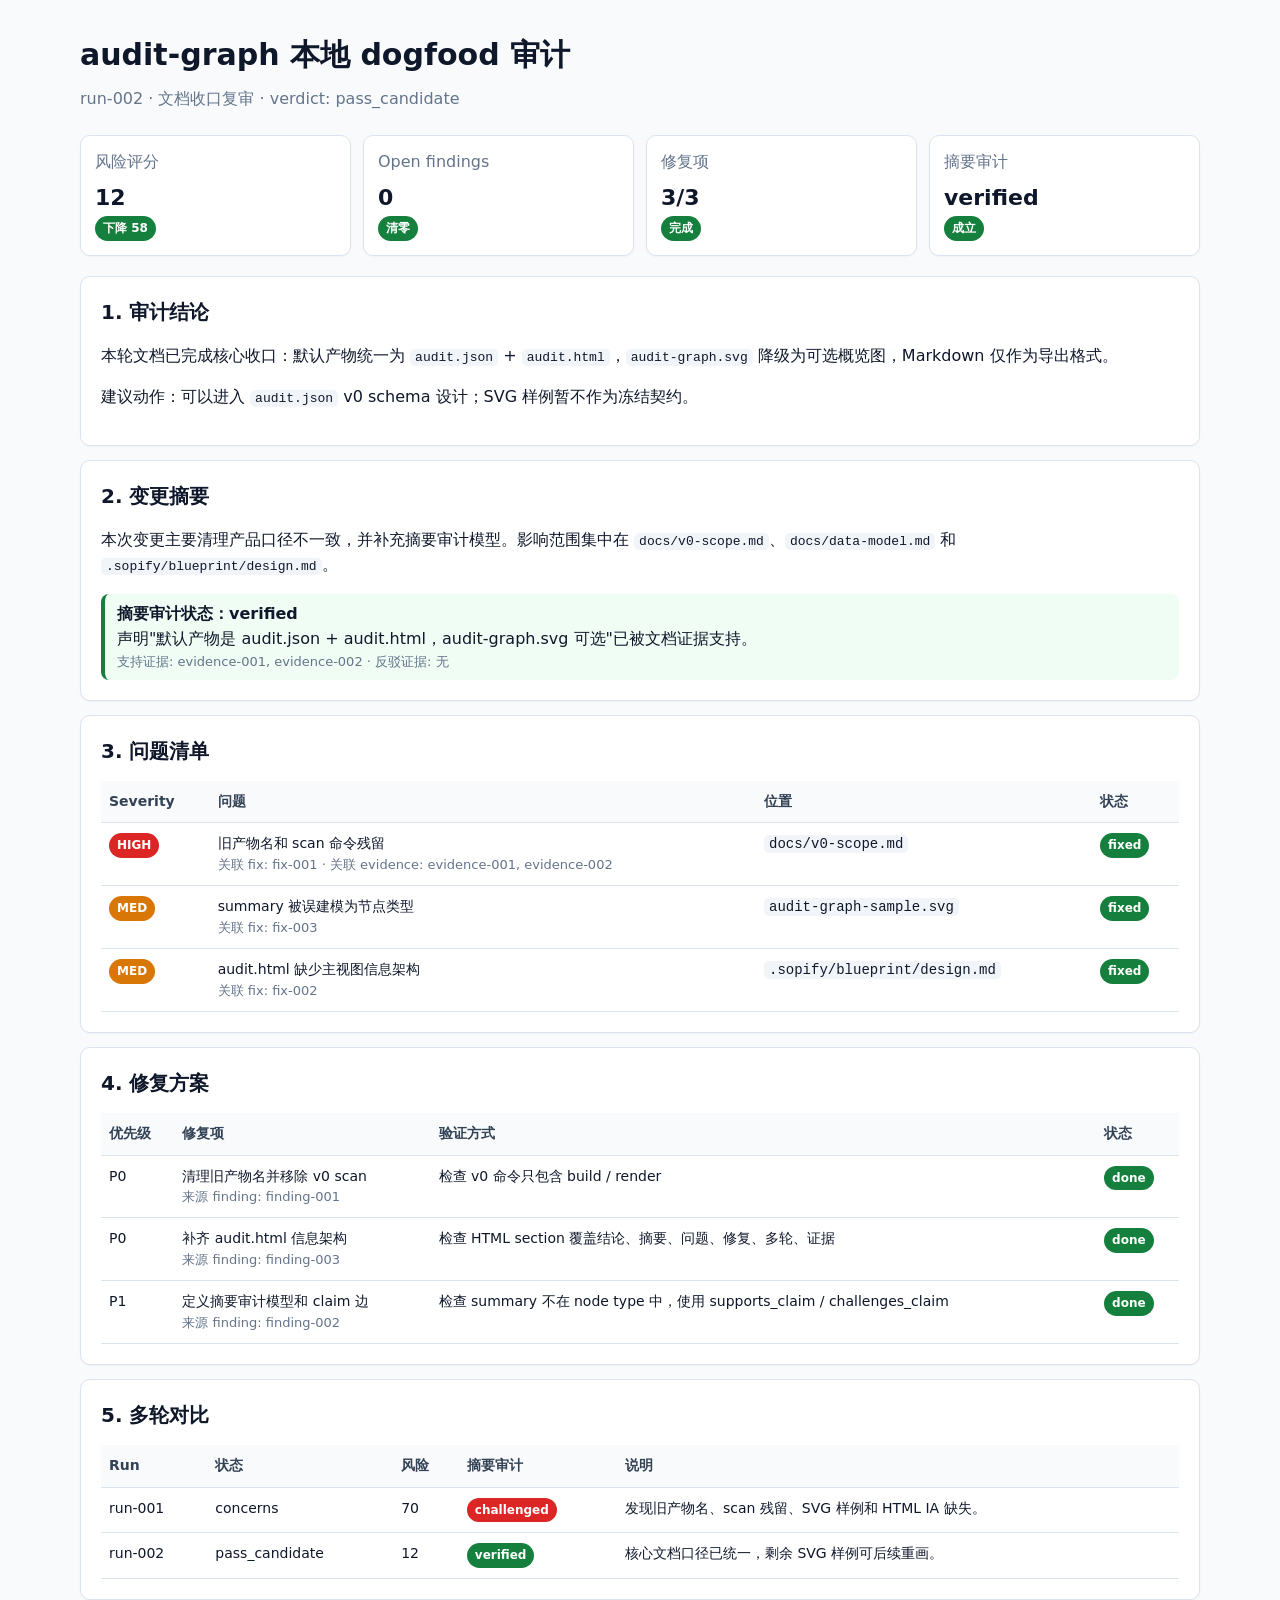
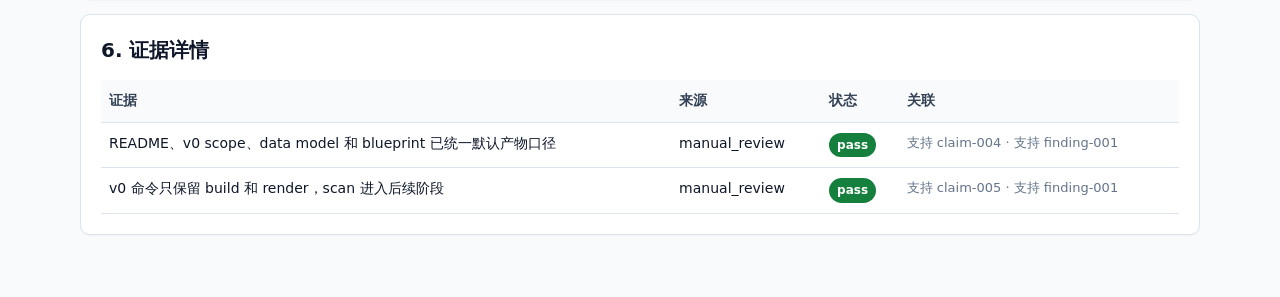
<file: docs/examples/dogfood-local-repo/audit.html>
<!doctype html>
<html lang="zh-CN">
<head>
  <meta charset="utf-8">
  <meta name="viewport" content="width=device-width, initial-scale=1">
  <title>audit-graph dogfood 审计报告</title>
  <style>
    :root {
      --bg: #f8fafc;
      --panel: #ffffff;
      --text: #0f172a;
      --muted: #64748b;
      --line: #dbe3ee;
      --green: #15803d;
      --red: #dc2626;
      --amber: #d97706;
      --blue: #0369a1;
    }
    body {
      margin: 0;
      background: var(--bg);
      color: var(--text);
      font-family: ui-sans-serif, system-ui, -apple-system, BlinkMacSystemFont, "Segoe UI", sans-serif;
      line-height: 1.55;
    }
    main {
      max-width: 1120px;
      margin: 0 auto;
      padding: 32px 20px 48px;
    }
    header {
      margin-bottom: 24px;
    }
    h1 {
      margin: 0 0 8px;
      font-size: 30px;
      letter-spacing: 0;
    }
    h2 {
      margin: 0 0 14px;
      font-size: 20px;
    }
    .muted {
      color: var(--muted);
    }
    .grid {
      display: grid;
      grid-template-columns: repeat(4, minmax(0, 1fr));
      gap: 12px;
      margin: 20px 0;
    }
    .metric,
    section {
      background: var(--panel);
      border: 1px solid var(--line);
      border-radius: 10px;
      box-shadow: 0 1px 2px rgba(15, 23, 42, 0.04);
    }
    .metric {
      padding: 14px;
    }
    .metric strong {
      display: block;
      margin-top: 6px;
      font-size: 22px;
    }
    section {
      padding: 20px;
      margin: 14px 0;
    }
    .badge {
      display: inline-block;
      padding: 3px 8px;
      border-radius: 999px;
      font-size: 12px;
      font-weight: 700;
      color: white;
    }
    .ok { background: var(--green); }
    .warn { background: var(--amber); }
    .risk { background: var(--red); }
    .info { background: var(--blue); }
    table {
      width: 100%;
      border-collapse: collapse;
      font-size: 14px;
    }
    th,
    td {
      padding: 10px 8px;
      border-bottom: 1px solid var(--line);
      text-align: left;
      vertical-align: top;
    }
    th {
      color: #334155;
      font-weight: 700;
      background: #f8fafc;
    }
    code {
      padding: 1px 5px;
      border-radius: 5px;
      background: #f1f5f9;
    }
    .claim {
      border-left: 4px solid var(--green);
      padding: 8px 12px;
      background: #f0fdf4;
      border-radius: 8px;
    }
    .claim-challenged {
      border-left-color: var(--red);
      background: #fef2f2;
    }
    .ref {
      color: var(--muted);
      font-size: 13px;
    }
    @media (max-width: 800px) {
      .grid {
        grid-template-columns: 1fr 1fr;
      }
    }
  </style>
</head>
<body>
  <main>
    <header data-node-id="run-002" data-node-type="run">
      <h1>audit-graph 本地 dogfood 审计</h1>
      <div class="muted">run-002 · 文档收口复审 · verdict: pass_candidate</div>
    </header>

    <div class="grid">
      <div class="metric"><span class="muted">风险评分</span><strong>12</strong><span class="badge ok">下降 58</span></div>
      <div class="metric"><span class="muted">Open findings</span><strong>0</strong><span class="badge ok">清零</span></div>
      <div class="metric"><span class="muted">修复项</span><strong>3/3</strong><span class="badge ok">完成</span></div>
      <div class="metric"><span class="muted">摘要审计</span><strong>verified</strong><span class="badge ok">成立</span></div>
    </div>

    <section>
      <h2>1. 审计结论</h2>
      <p>本轮文档已完成核心收口：默认产物统一为 <code>audit.json</code> + <code>audit.html</code>，<code>audit-graph.svg</code> 降级为可选概览图，Markdown 仅作为导出格式。</p>
      <p>建议动作：可以进入 <code>audit.json</code> v0 schema 设计；SVG 样例暂不作为冻结契约。</p>
    </section>

    <section data-node-id="change-001" data-node-type="change">
      <h2>2. 变更摘要</h2>
      <p>本次变更主要清理产品口径不一致，并补充摘要审计模型。影响范围集中在 <code data-node-id="file-v0-scope" data-node-type="file">docs/v0-scope.md</code>、<code data-node-id="file-data-model" data-node-type="file">docs/data-model.md</code> 和 <code data-node-id="file-blueprint-design" data-node-type="file">.sopify/blueprint/design.md</code>。</p>
      <div class="claim" data-claim-id="claim-004" data-status="supported">
        <strong>摘要审计状态：verified</strong><br>
        声明"默认产物是 audit.json + audit.html，audit-graph.svg 可选"已被文档证据支持。
        <div class="ref">支持证据: evidence-001, evidence-002 · 反驳证据: 无</div>
      </div>
    </section>

    <section>
      <h2>3. 问题清单</h2>
      <table>
        <thead>
          <tr><th>Severity</th><th>问题</th><th>位置</th><th>状态</th></tr>
        </thead>
        <tbody>
          <tr data-node-id="finding-001" data-node-type="finding" data-severity="high">
            <td><span class="badge risk">HIGH</span></td>
            <td>旧产物名和 scan 命令残留<div class="ref">关联 fix: fix-001 · 关联 evidence: evidence-001, evidence-002</div></td>
            <td><code>docs/v0-scope.md</code></td>
            <td><span class="badge ok">fixed</span></td>
          </tr>
          <tr data-node-id="finding-002" data-node-type="finding" data-severity="medium">
            <td><span class="badge warn">MED</span></td>
            <td>summary 被误建模为节点类型<div class="ref">关联 fix: fix-003</div></td>
            <td><code>audit-graph-sample.svg</code></td>
            <td><span class="badge ok">fixed</span></td>
          </tr>
          <tr data-node-id="finding-003" data-node-type="finding" data-severity="medium">
            <td><span class="badge warn">MED</span></td>
            <td>audit.html 缺少主视图信息架构<div class="ref">关联 fix: fix-002</div></td>
            <td><code>.sopify/blueprint/design.md</code></td>
            <td><span class="badge ok">fixed</span></td>
          </tr>
        </tbody>
      </table>
    </section>

    <section>
      <h2>4. 修复方案</h2>
      <table>
        <thead>
          <tr><th>优先级</th><th>修复项</th><th>验证方式</th><th>状态</th></tr>
        </thead>
        <tbody>
          <tr data-node-id="fix-001" data-node-type="fix">
            <td>P0</td>
            <td>清理旧产物名并移除 v0 scan<div class="ref">来源 finding: finding-001</div></td>
            <td>检查 v0 命令只包含 build / render</td>
            <td><span class="badge ok">done</span></td>
          </tr>
          <tr data-node-id="fix-002" data-node-type="fix">
            <td>P0</td>
            <td>补齐 audit.html 信息架构<div class="ref">来源 finding: finding-003</div></td>
            <td>检查 HTML section 覆盖结论、摘要、问题、修复、多轮、证据</td>
            <td><span class="badge ok">done</span></td>
          </tr>
          <tr data-node-id="fix-003" data-node-type="fix">
            <td>P1</td>
            <td>定义摘要审计模型和 claim 边<div class="ref">来源 finding: finding-002</div></td>
            <td>检查 summary 不在 node type 中，使用 supports_claim / challenges_claim</td>
            <td><span class="badge ok">done</span></td>
          </tr>
        </tbody>
      </table>
    </section>

    <section>
      <h2>5. 多轮对比</h2>
      <table>
        <thead>
          <tr><th>Run</th><th>状态</th><th>风险</th><th>摘要审计</th><th>说明</th></tr>
        </thead>
        <tbody>
          <tr data-node-id="run-001" data-node-type="run" data-edge-id="edge-002" data-edge-type="supersedes_run">
            <td>run-001</td>
            <td>concerns</td>
            <td>70</td>
            <td><span class="badge risk">challenged</span></td>
            <td>发现旧产物名、scan 残留、SVG 样例和 HTML IA 缺失。</td>
          </tr>
          <tr data-node-id="run-002" data-node-type="run">
            <td>run-002</td>
            <td>pass_candidate</td>
            <td>12</td>
            <td><span class="badge ok">verified</span></td>
            <td>核心文档口径已统一，剩余 SVG 样例可后续重画。</td>
          </tr>
        </tbody>
      </table>
    </section>

    <section>
      <h2>6. 证据详情</h2>
      <table>
        <thead>
          <tr><th>证据</th><th>来源</th><th>状态</th><th>关联</th></tr>
        </thead>
        <tbody>
          <tr data-node-id="evidence-001" data-node-type="evidence" data-status="pass">
            <td>README、v0 scope、data model 和 blueprint 已统一默认产物口径</td>
            <td>manual_review</td>
            <td><span class="badge ok">pass</span></td>
            <td class="ref">支持 claim-004 · 支持 finding-001</td>
          </tr>
          <tr data-node-id="evidence-002" data-node-type="evidence" data-status="pass">
            <td>v0 命令只保留 build 和 render，scan 进入后续阶段</td>
            <td>manual_review</td>
            <td><span class="badge ok">pass</span></td>
            <td class="ref">支持 claim-005 · 支持 finding-001</td>
          </tr>
        </tbody>
      </table>
    </section>
  </main>
</body>
</html>
</file>
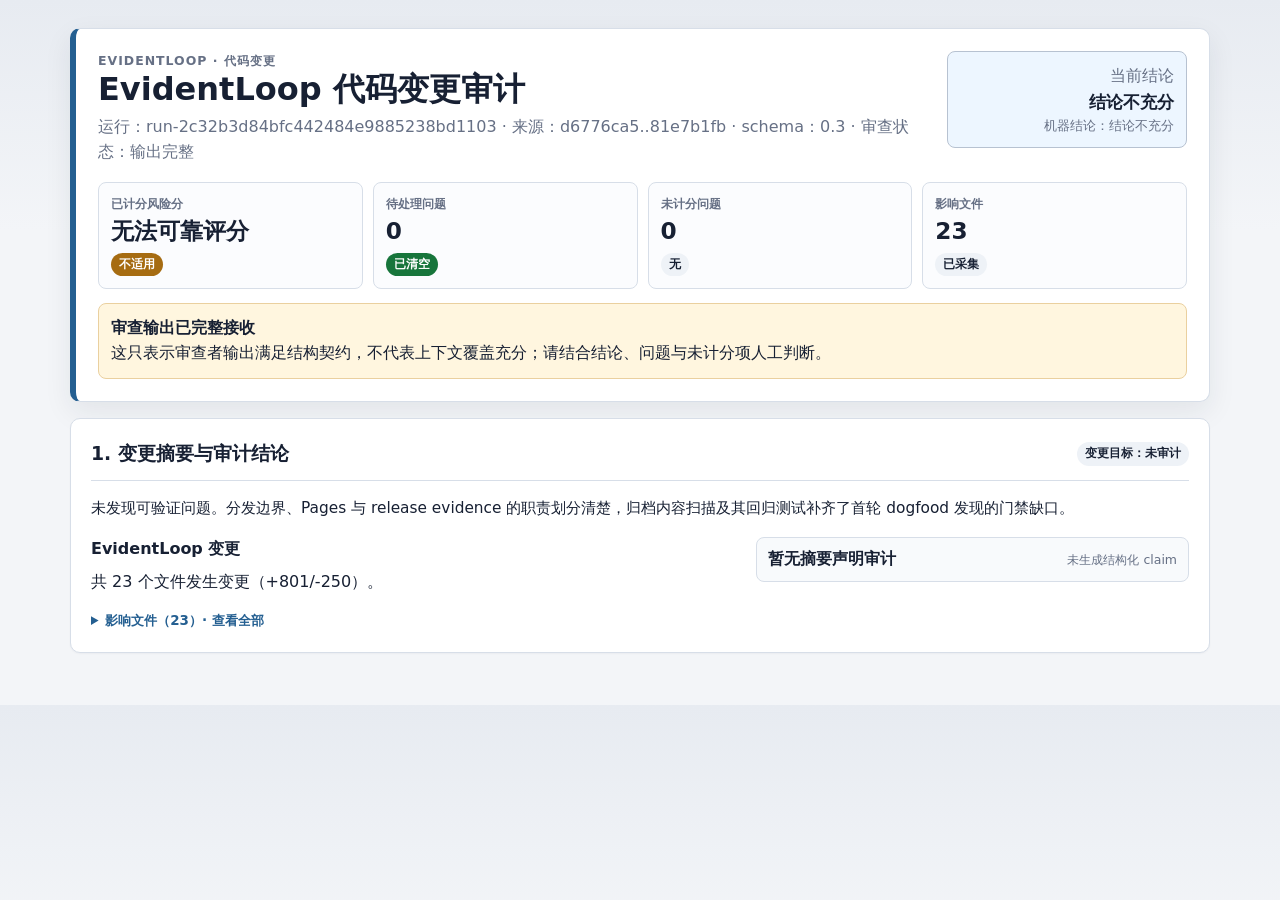
<file: docs/examples/evidentloop-alpha/audit.html>
<!doctype html>
<html lang="zh-CN" data-renderer-version="0.2">
<head>
  <meta charset="utf-8">
  <meta name="viewport" content="width=device-width, initial-scale=1">
  <meta name="color-scheme" content="light">
  <title>EvidentLoop 代码变更审计 · EvidentLoop</title>
  <style>:root {
  color-scheme: light;
  --bg: #f3f5f8;
  --panel: #ffffff;
  --text: #172033;
  --muted: #667085;
  --line: #d7dee8;
  --line-strong: #b7c2d1;
  --green: #17753b;
  --green-soft: #e7f6ec;
  --red: #bd2f35;
  --red-soft: #fff0f1;
  --amber: #a66c12;
  --amber-soft: #fff6df;
  --blue: #245f91;
  --blue-soft: #edf6ff;
  --code-bg: #fbfcfe;
  --code-add-bg: #e6ffed;
  --code-del-bg: #ffebe9;
  --code-add-text: #116329;
  --code-del-text: #82071e;
  --focus: #0e7490;
}

* { box-sizing: border-box; }

html { scroll-behavior: smooth; }

body {
  margin: 0;
  overflow-x: hidden;
  background: linear-gradient(180deg, #e7ebf1 0, var(--bg) 230px);
  color: var(--text);
  font-family: ui-sans-serif, system-ui, -apple-system, BlinkMacSystemFont, "Segoe UI", sans-serif;
  line-height: 1.55;
}

a { color: var(--blue); }
h1, h2, h3, p { margin-top: 0; }
h1 { margin-bottom: 6px; font-size: clamp(1.65rem, 4vw, 2rem); line-height: 1.2; }
h2 { margin-bottom: 0; font-size: 1.18rem; }
h3 { margin-bottom: 8px; font-size: 1rem; }
code { padding: 1px 5px; border-radius: 5px; background: #eef2f7; }

.report-shell {
  display: grid;
  width: min(1180px, 100%);
  margin: 0 auto;
  padding: 28px 20px 52px;
  gap: 16px;
}

.panel,
.hero {
  min-width: 0;
  border: 1px solid var(--line);
  border-radius: 10px;
  background: var(--panel);
  box-shadow: 0 1px 2px rgba(23, 32, 51, .04);
}

.hero {
  padding: 22px;
  border-left: 6px solid var(--blue);
  box-shadow: 0 10px 28px rgba(23, 32, 51, .08);
}

.hero.concerns { border-left-color: var(--red); }
.hero.pass_candidate { border-left-color: var(--green); }
.hero.needs_human_triage { border-left-color: var(--amber); }
.hero.inconclusive { border-left-color: var(--blue); }

.hero-top,
.section-title {
  display: flex;
  align-items: flex-start;
  justify-content: space-between;
  gap: 16px;
}

.hero-copy { min-width: 0; overflow-wrap: anywhere; }

.kicker {
  color: var(--muted);
  font-size: .78rem;
  font-weight: 800;
  letter-spacing: .08em;
  text-transform: uppercase;
}

.muted,
.ref { color: var(--muted); }
.ref { font-size: .8rem; overflow-wrap: anywhere; }

.verdict-box {
  flex: 0 0 240px;
  padding: 12px;
  border: 1px solid var(--line-strong);
  border-radius: 8px;
  background: var(--blue-soft);
  text-align: right;
}

.verdict-box strong { display: block; font-size: 1.08rem; overflow-wrap: anywhere; }
.hero.concerns .verdict-box { border-color: #f0b5b7; background: var(--red-soft); }
.hero.pass_candidate .verdict-box { border-color: #acd8bb; background: var(--green-soft); }
.hero.needs_human_triage .verdict-box { border-color: #ead09f; background: var(--amber-soft); }

.metric-grid {
  display: grid;
  grid-template-columns: repeat(4, minmax(0, 1fr));
  gap: 10px;
  margin-top: 18px;
}

.metric {
  min-width: 0;
  min-height: 88px;
  padding: 12px;
  border: 1px solid var(--line);
  border-radius: 8px;
  background: #fbfcfe;
}

.metric > span:first-child { display: block; color: var(--muted); font-size: .75rem; font-weight: 750; }
.metric strong { display: block; margin: 4px 0 6px; font-size: 1.45rem; line-height: 1.15; overflow-wrap: anywhere; }

.panel { padding: 20px; }
.section-title { align-items: center; margin-bottom: 16px; padding-bottom: 12px; border-bottom: 1px solid var(--line); }

.badge {
  display: inline-flex;
  align-items: center;
  justify-content: center;
  min-height: 22px;
  padding: 3px 8px;
  border-radius: 999px;
  color: #fff;
  font-size: .72rem;
  font-weight: 800;
  white-space: nowrap;
}

.badge.ok { background: var(--green); }
.badge.risk { background: var(--red); }
.badge.warn { background: var(--amber); }
.badge.info { background: var(--blue); }
.badge.soft { color: var(--text); background: #eef2f7; }

.status-callout,
.claim,
.finding-note,
.fix-inline,
.feedback-placeholder {
  padding: 12px;
  border: 1px solid var(--line);
  border-radius: 8px;
  background: #f8fafc;
}

.status-callout { margin-top: 14px; }
.status-callout.clean { border-color: #acd8bb; background: var(--green-soft); }
.status-callout.warning { border-color: #ead09f; background: var(--amber-soft); }
.status-callout.failure { border-color: #f0b5b7; background: var(--red-soft); }

.overall-summary { margin-bottom: 16px; font-size: .96rem; }
.summary-grid { display: grid; grid-template-columns: 1.2fr .8fr; align-items: start; gap: 16px; }
.summary-grid p,
.summary-grid strong { overflow-wrap: anywhere; }
.change-files { margin-top: 12px; }
.change-files > summary { cursor: pointer; color: var(--blue); font-size: .84rem; font-weight: 800; }
.change-files[open] > summary { margin-bottom: 10px; }
.change-list { display: grid; gap: 10px; margin-top: 12px; }
.file-change { display: grid; grid-template-columns: minmax(0, 1fr) auto; gap: 10px; padding: 10px 12px; border: 1px solid var(--line); border-radius: 8px; background: #fbfcfe; }
.file-path { color: var(--blue); font-family: ui-monospace, SFMono-Regular, Menlo, Consolas, monospace; font-size: .82rem; overflow-wrap: anywhere; }
.diff-stat { font-family: ui-monospace, SFMono-Regular, Menlo, Consolas, monospace; font-size: .8rem; white-space: nowrap; }
.add { color: var(--green); }
.del { color: var(--red); }
.claim-list { display: grid; align-self: start; align-content: start; gap: 10px; }
.claim-empty { display: flex; align-items: center; justify-content: space-between; gap: 10px; padding: 9px 11px; }
.claim-empty .muted { font-size: .78rem; }
.claim[data-status="challenged"] { border-left: 5px solid var(--red); background: var(--red-soft); }
.claim[data-status="supported"] { border-left: 5px solid var(--green); background: var(--green-soft); }
.claim[data-status="partial"] { border-left: 5px solid var(--amber); background: var(--amber-soft); }

.finding-stack { display: grid; gap: 14px; }
.finding-card { min-width: 0; overflow: hidden; border: 1px solid var(--line); border-radius: 9px; background: #fff; }
.finding-card.high { border-left: 6px solid var(--red); }
.finding-card.medium { border-left: 6px solid var(--amber); }
.finding-card.low,
.finding-card.note { border-left: 6px solid var(--blue); }

.finding-header { display: grid; grid-template-columns: auto auto minmax(0, 1fr) auto; align-items: start; gap: 9px; padding: 14px 16px; border-bottom: 1px solid var(--line); background: #fbfcfe; }
.finding-title { display: block; font-weight: 800; overflow-wrap: anywhere; }
.location { display: block; margin-top: 3px; color: var(--blue); font-family: ui-monospace, SFMono-Regular, Menlo, Consolas, monospace; font-size: .78rem; overflow-wrap: anywhere; }
.finding-body { padding: 16px; }
.finding-layout { display: grid; grid-template-columns: minmax(0, 1fr) 260px; gap: 14px; }
.finding-note { margin-bottom: 12px; }
.unanchored { border-color: #ead09f; background: var(--amber-soft); }

.hunk { min-width: 0; overflow: hidden; border: 1px solid var(--line-strong); border-radius: 8px; background: var(--code-bg); }
.hunk-caption { display: flex; flex-wrap: wrap; justify-content: space-between; gap: 10px; padding: 8px 10px; border-bottom: 1px solid var(--line); background: #eef2f7; color: var(--muted); font-family: ui-monospace, SFMono-Regular, Menlo, Consolas, monospace; font-size: .72rem; }
.hunk-scroll { max-width: 100%; overflow-x: auto; overscroll-behavior-inline: contain; }
.hunk-table { width: 100%; min-width: 0; border-collapse: collapse; table-layout: fixed; }
.hunk-table th { padding: 5px 8px; background: #f6f8fb; color: var(--muted); font-size: .68rem; text-align: right; }
.hunk-table th:first-child { width: 5px; padding: 0; }
.hunk-table th:nth-child(2),
.hunk-table th:nth-child(3) { width: 54px; }
.hunk-table th:last-child { text-align: left; }
.hunk-table td { border: 0; padding: 0; vertical-align: top; }
.hunk-stripe { width: 5px; background: transparent; }
.hunk-line-active .hunk-stripe { background: #f59e0b; }
.hunk-line-active .hunk-num { color: #7a4b00; background: #fff3cd; font-weight: 800; }
.hunk-line-active .hunk-code { box-shadow: inset 4px 0 0 #f59e0b; font-weight: 700; }
.hunk-num { width: 54px; padding: 2px 8px !important; border-right: 1px solid var(--line) !important; color: #7a8699; background: #f7f9fc; font-family: ui-monospace, SFMono-Regular, Menlo, Consolas, monospace; font-size: .75rem; text-align: right; user-select: none; }
.hunk-code { padding: 2px 10px !important; color: #1f2937; font-family: ui-monospace, SFMono-Regular, Menlo, Consolas, monospace; font-size: .78rem; white-space: pre-wrap; overflow-wrap: anywhere; word-break: break-word; }
.hunk-add .hunk-code { color: var(--code-add-text); background: var(--code-add-bg); }
.hunk-delete .hunk-code { color: var(--code-del-text); background: var(--code-del-bg); }
.hunk-meta .hunk-code { color: var(--muted); background: #f7f9fc; font-style: italic; }
.hunk-omitted-cell { padding: 5px 10px !important; color: var(--muted); background: #eef2f7; font-family: ui-monospace, SFMono-Regular, Menlo, Consolas, monospace; font-size: .72rem; text-align: center; }
.hunk-hit-key { color: #7a4b00; font-weight: 800; }
.hunk-hit-key::before { content: "● "; color: #f59e0b; }

.chain { display: grid; align-content: start; gap: 8px; }
.chain-row { padding: 9px; border: 1px solid var(--line); border-radius: 8px; background: #f8fafc; overflow-wrap: anywhere; }
.chain-label { display: block; margin-bottom: 3px; color: var(--muted); font-size: .7rem; font-weight: 800; letter-spacing: .04em; text-transform: uppercase; }
.fix-inline { margin-top: 12px; border-color: #b8d5ef; background: var(--blue-soft); }
.feedback-placeholder { display: block; margin-top: 12px; }
.feedback-heading,
.feedback-toolbar,
.feedback-comment-actions { display: flex; align-items: center; justify-content: space-between; gap: 12px; }
.feedback-toolbar { align-items: flex-start; }
.feedback-toolbar p:last-child { margin-bottom: 0; }
.feedback-export-actions { display: grid; justify-items: end; gap: 6px; flex: 0 0 auto; }
.feedback-controls { display: grid; gap: 10px; margin-top: 10px; }
.feedback-actions { display: flex; flex-wrap: wrap; gap: 8px; margin-top: 12px; }
.feedback-more,
.evidence-details { margin-top: 10px; }
.feedback-more > summary,
.evidence-details > summary { cursor: pointer; color: var(--blue); font-size: .82rem; font-weight: 800; }
.feedback-controls label { display: grid; gap: 5px; color: var(--muted); font-size: .78rem; font-weight: 750; }
.feedback-controls select,
.feedback-controls textarea { width: 100%; border: 1px solid var(--line-strong); border-radius: 7px; background: #fff; color: var(--text); font: inherit; }
.feedback-controls select { min-height: 36px; padding: 6px 9px; }
.feedback-controls textarea { min-height: 78px; padding: 9px; resize: vertical; }
.button { min-height: 34px; padding: 6px 11px; border: 1px solid var(--line-strong); border-radius: 7px; background: #fff; color: var(--text); font: inherit; font-size: .82rem; font-weight: 750; cursor: pointer; }
.button:hover { border-color: var(--blue); background: var(--blue-soft); }
.button:focus-visible,
.feedback-controls select:focus-visible,
.feedback-controls textarea:focus-visible { outline: 3px solid color-mix(in srgb, var(--focus) 35%, transparent); outline-offset: 2px; }
.button[aria-pressed="true"] { border-color: var(--blue); background: var(--blue); color: #fff; }
.button.primary { border-color: var(--blue); background: var(--blue); color: #fff; }
.button.primary:hover { background: #194d77; }

.data-table-wrap { max-width: 100%; overflow-x: auto; }
.data-table { width: 100%; min-width: 620px; border-collapse: collapse; }
.data-table th,
.data-table td { padding: 10px; border-bottom: 1px solid var(--line); text-align: left; vertical-align: top; }
.data-table th { color: var(--muted); font-size: .74rem; text-transform: uppercase; }

@media (max-width: 780px) {
  .report-shell { padding: 16px 12px 36px; }
  .hero-top,
  .section-title,
  .feedback-toolbar,
  .feedback-heading,
  .feedback-comment-actions { flex-direction: column; align-items: flex-start; }
  .section-title { align-items: flex-start; }
  .feedback-export-actions { width: 100%; justify-items: start; }
  .verdict-box { width: 100%; flex-basis: auto; text-align: left; }
  .metric-grid { grid-template-columns: repeat(2, minmax(0, 1fr)); }
  .summary-grid,
  .finding-layout { grid-template-columns: minmax(0, 1fr); }
  .finding-header { grid-template-columns: auto minmax(0, 1fr) auto; }
  .finding-header .category-badge { display: none; }
  .file-change { grid-template-columns: minmax(0, 1fr); }
  .diff-stat { white-space: normal; }
}

@media (max-width: 330px) {
  .metric-grid { grid-template-columns: minmax(0, 1fr); }
}

@media (max-width: 420px) {
  .panel,
  .hero { padding: 15px; }
  .finding-body { padding: 12px; }
  .claim-empty { align-items: flex-start; flex-direction: column; }
}

@media (prefers-reduced-motion: reduce) {
  *, *::before, *::after {
    scroll-behavior: auto !important;
    animation-duration: .01ms !important;
    animation-iteration-count: 1 !important;
    transition-duration: .01ms !important;
  }
}
</style>
</head>
<body>
  <main class="report-shell" data-graph-id="audit:run-2c32b3d84bfc442484e9885238bd1103" data-run-id="run-2c32b3d84bfc442484e9885238bd1103">
    <header class="hero inconclusive" data-node-id="run-2c32b3d84bfc442484e9885238bd1103" data-node-type="run">
      <div class="hero-top">
        <div class="hero-copy">
          <div class="kicker">EvidentLoop · 代码变更</div>
          <h1>EvidentLoop 代码变更审计</h1>
          <div class="muted">
运行：run-2c32b3d84bfc442484e9885238bd1103 ·             来源：d6776ca5..81e7b1fb · schema：0.3 · 审查状态：输出完整
          </div>
        </div>
        <div class="verdict-box">
          <span class="muted">当前结论</span>
          <strong>结论不充分</strong>
          <div class="ref">机器结论：结论不充分</div>
        </div>
      </div>

      <div class="metric-grid">
        <div class="metric">
          <span>已计分风险分</span>
          <strong>无法可靠评分</strong>
          <span class="badge warn">不适用</span>
        </div>
        <div class="metric">
          <span>待处理问题</span>
          <strong>0</strong>
          <span class="badge ok">已清空</span>
        </div>
        <div class="metric">
          <span>未计分问题</span>
          <strong>0</strong>
          <span class="badge soft">无</span>
        </div>
        <div class="metric">
          <span>影响文件</span>
          <strong>23</strong>
          <span class="badge soft">已采集</span>
        </div>
      </div>

      <div class="status-callout warning">
        <strong>审查输出已完整接收</strong>
        <div>这只表示审查者输出满足结构契约，不代表上下文覆盖充分；请结合结论、问题与未计分项人工判断。</div>
      </div>
    </header>

    <section class="panel" data-node-id="change-001" data-node-type="change">
      <div class="section-title">
        <h2>1. 变更摘要与审计结论</h2>
        <span class="badge soft">变更目标：未审计</span>
      </div>
<p class="overall-summary">未发现可验证问题。分发边界、Pages 与 release evidence 的职责划分清楚，归档内容扫描及其回归测试补齐了首轮 dogfood 发现的门禁缺口。</p>      <div class="summary-grid summary-grid-empty-claim">
        <div>
            <article data-node-id="change-001" data-node-type="change" data-edge-id="edge-001">
              <h3>EvidentLoop 变更</h3>
              <p>共 23 个文件发生变更（+801/-250）。</p>
            </article>
          <details class="change-files">
            <summary>影响文件（23）· 查看全部</summary>
          <div class="change-list">
            <div class="file-change" data-node-id="file-001" data-node-type="file" data-edge-id="edge-002">
              <span class="file-path">.github/workflows/ci.yml</span>
              <span class="diff-stat">
                <span class="add">+7</span>
                <span class="del">-2</span>
                · 修改              </span>
            </div>
            <div class="file-change" data-node-id="file-002" data-node-type="file" data-edge-id="edge-003">
              <span class="file-path">.sopify/blueprint/README.md</span>
              <span class="diff-stat">
                <span class="add">+2</span>
                <span class="del">-2</span>
                · 修改              </span>
            </div>
            <div class="file-change" data-node-id="file-003" data-node-type="file" data-edge-id="edge-004">
              <span class="file-path">.sopify/blueprint/background.md</span>
              <span class="diff-stat">
                <span class="add">+1</span>
                <span class="del">-1</span>
                · 修改              </span>
            </div>
            <div class="file-change" data-node-id="file-004" data-node-type="file" data-edge-id="edge-005">
              <span class="file-path">.sopify/blueprint/design.md</span>
              <span class="diff-stat">
                <span class="add">+1</span>
                <span class="del">-1</span>
                · 修改              </span>
            </div>
            <div class="file-change" data-node-id="file-005" data-node-type="file" data-edge-id="edge-006">
              <span class="file-path">.sopify/blueprint/tasks.md</span>
              <span class="diff-stat">
                <span class="add">+1</span>
                <span class="del">-1</span>
                · 修改              </span>
            </div>
            <div class="file-change" data-node-id="file-006" data-node-type="file" data-edge-id="edge-007">
              <span class="file-path">.sopify/history/2026-07/20260707_audit_graph_init/receipts/final.json</span>
              <span class="diff-stat">
                <span class="add">+1</span>
                <span class="del">-1</span>
                · 修改              </span>
            </div>
            <div class="file-change" data-node-id="file-007" data-node-type="file" data-edge-id="edge-008">
              <span class="file-path">.sopify/history/2026-07/20260710_audit_json_v0_schema_renderer_spike/receipts/verify_011.json</span>
              <span class="diff-stat">
                <span class="add">+1</span>
                <span class="del">-1</span>
                · 修改              </span>
            </div>
            <div class="file-change" data-node-id="file-008" data-node-type="file" data-edge-id="edge-009">
              <span class="file-path">.sopify/history/2026-07/20260710_audit_json_v0_schema_renderer_spike/receipts/verify_014.json</span>
              <span class="diff-stat">
                <span class="add">+1</span>
                <span class="del">-1</span>
                · 修改              </span>
            </div>
            <div class="file-change" data-node-id="file-009" data-node-type="file" data-edge-id="edge-010">
              <span class="file-path">.sopify/history/2026-07/20260710_change_audit_rename/receipts/final.json</span>
              <span class="diff-stat">
                <span class="add">+1</span>
                <span class="del">-1</span>
                · 修改              </span>
            </div>
            <div class="file-change" data-node-id="file-010" data-node-type="file" data-edge-id="edge-011">
              <span class="file-path">.sopify/plan/20260711_identity_and_distribution/adr/001-pypi-cli-standard-skill.md</span>
              <span class="diff-stat">
                <span class="add">+3</span>
                <span class="del">-3</span>
                · 修改              </span>
            </div>
            <div class="file-change" data-node-id="file-011" data-node-type="file" data-edge-id="edge-012">
              <span class="file-path">.sopify/plan/20260711_identity_and_distribution/adr/003-main-and-audit-evidence-placement.md</span>
              <span class="diff-stat">
                <span class="add">+22</span>
                <span class="del">-26</span>
                · 修改              </span>
            </div>
            <div class="file-change" data-node-id="file-012" data-node-type="file" data-edge-id="edge-013">
              <span class="file-path">.sopify/plan/20260711_identity_and_distribution/adr/004-adopt-evidentloop-identity.md</span>
              <span class="diff-stat">
                <span class="add">+5</span>
                <span class="del">-1</span>
                · 修改              </span>
            </div>
            <div class="file-change" data-node-id="file-013" data-node-type="file" data-edge-id="edge-014">
              <span class="file-path">.sopify/plan/20260711_identity_and_distribution/background.md</span>
              <span class="diff-stat">
                <span class="add">+12</span>
                <span class="del">-12</span>
                · 修改              </span>
            </div>
            <div class="file-change" data-node-id="file-014" data-node-type="file" data-edge-id="edge-015">
              <span class="file-path">.sopify/plan/20260711_identity_and_distribution/design.md</span>
              <span class="diff-stat">
                <span class="add">+34</span>
                <span class="del">-26</span>
                · 修改              </span>
            </div>
            <div class="file-change" data-node-id="file-015" data-node-type="file" data-edge-id="edge-016">
              <span class="file-path">.sopify/plan/20260711_identity_and_distribution/diagrams/distribution-user-flow.svg</span>
              <span class="diff-stat">
                <span class="add">+0</span>
                <span class="del">-151</span>
                · 删除              </span>
            </div>
            <div class="file-change" data-node-id="file-016" data-node-type="file" data-edge-id="edge-017">
              <span class="file-path">.sopify/plan/20260711_identity_and_distribution/tasks.md</span>
              <span class="diff-stat">
                <span class="add">+14</span>
                <span class="del">-14</span>
                · 修改              </span>
            </div>
            <div class="file-change" data-node-id="file-017" data-node-type="file" data-edge-id="edge-018">
              <span class="file-path">README.md</span>
              <span class="diff-stat">
                <span class="add">+10</span>
                <span class="del">-3</span>
                · 修改              </span>
            </div>
            <div class="file-change" data-node-id="file-018" data-node-type="file" data-edge-id="edge-019">
              <span class="file-path">README.zh-CN.md</span>
              <span class="diff-stat">
                <span class="add">+10</span>
                <span class="del">-3</span>
                · 修改              </span>
            </div>
            <div class="file-change" data-node-id="file-019" data-node-type="file" data-edge-id="edge-020">
              <span class="file-path">docs/assets/evidentloop-user-flow.svg</span>
              <span class="diff-stat">
                <span class="add">+134</span>
                <span class="del">-0</span>
                · 新增              </span>
            </div>
            <div class="file-change" data-node-id="file-020" data-node-type="file" data-edge-id="edge-021">
              <span class="file-path">docs/index.html</span>
              <span class="diff-stat">
                <span class="add">+35</span>
                <span class="del">-0</span>
                · 新增              </span>
            </div>
            <div class="file-change" data-node-id="file-021" data-node-type="file" data-edge-id="edge-022">
              <span class="file-path">scripts/build_release_evidence.py</span>
              <span class="diff-stat">
                <span class="add">+291</span>
                <span class="del">-0</span>
                · 新增              </span>
            </div>
            <div class="file-change" data-node-id="file-022" data-node-type="file" data-edge-id="edge-023">
              <span class="file-path">scripts/check_release_boundaries.py</span>
              <span class="diff-stat">
                <span class="add">+197</span>
                <span class="del">-0</span>
                · 新增              </span>
            </div>
            <div class="file-change" data-node-id="file-023" data-node-type="file" data-edge-id="edge-024">
              <span class="file-path">tests/test_release_boundaries.py</span>
              <span class="diff-stat">
                <span class="add">+18</span>
                <span class="del">-0</span>
                · 新增              </span>
            </div>
          </div>
</details>        </div>
        <div class="claim-list claim-list-empty">
          <div class="claim claim-empty" data-status="unknown">
            <strong>暂无摘要声明审计</strong>
            <span class="muted">未生成结构化 claim</span>
          </div>
        </div>
      </div>
    </section>





  </main>
  <script>(function attachEvidentLoopFeedback(root, factory) {
  "use strict";
  const api = factory();
  if (typeof module !== "undefined" && module.exports) {
    module.exports = api;
  }
  if (root) {
    root.EvidentLoopFeedback = api;
    if (root.document) {
      api.init(root.document, root);
    }
  }
})(typeof window !== "undefined" ? window : null, function createEvidentLoopFeedback() {
  "use strict";

  const PREFIX = "evidentloop.feedback.v1";
  const SEVERITIES = new Set(["high", "medium", "low", "note"]);

  function storageKey(identity) {
    return [PREFIX, identity.graph_id, identity.run_id, identity.fingerprint]
      .map((value) => encodeURIComponent(String(value)))
      .join(":");
  }

  function defaultState(identity) {
    return {
      graph_id: identity.graph_id,
      run_id: identity.run_id,
      target_type: "finding",
      target_id: identity.target_id,
      fingerprint: identity.fingerprint,
      disposition: null,
      comment: "",
      severity_override: null,
      timestamps: {},
      updated_at: null,
    };
  }

  function matchesIdentity(state, identity) {
    return state
      && state.graph_id === identity.graph_id
      && state.run_id === identity.run_id
      && state.target_id === identity.target_id
      && state.fingerprint === identity.fingerprint;
  }

  function validState(state, identity) {
    if (!matchesIdentity(state, identity) || state.target_type !== "finding") return false;
    if (![null, "accept", "false_positive"].includes(state.disposition)) return false;
    if (typeof state.comment !== "string") return false;
    if (state.severity_override !== null && !SEVERITIES.has(state.severity_override)) return false;
    if (!state.timestamps || typeof state.timestamps !== "object") return false;
    if (state.disposition && typeof state.timestamps.disposition !== "string") return false;
    if (state.comment && typeof state.timestamps.comment !== "string") return false;
    if (state.severity_override && typeof state.timestamps.severity_override !== "string") return false;
    return true;
  }

  function loadState(storage, identity) {
    try {
      const raw = storage.getItem(storageKey(identity));
      if (!raw) return defaultState(identity);
      const state = JSON.parse(raw);
      return validState(state, identity) ? state : defaultState(identity);
    } catch (_error) {
      return defaultState(identity);
    }
  }

  function saveState(storage, state) {
    storage.setItem(storageKey(state), JSON.stringify(state));
    return state;
  }

  function applyAction(state, action, value, now) {
    const next = JSON.parse(JSON.stringify(state));
    const timestamp = now || new Date().toISOString();
    if (action === "accept" || action === "false_positive") {
      next.disposition = action;
      next.timestamps.disposition = timestamp;
    } else if (action === "comment") {
      next.comment = String(value || "").trim();
      if (next.comment) next.timestamps.comment = timestamp;
      else delete next.timestamps.comment;
    } else if (action === "severity_override") {
      const severity = String(value || "");
      if (severity && !SEVERITIES.has(severity)) {
        throw new Error("invalid severity override");
      }
      next.severity_override = severity || null;
      if (next.severity_override) next.timestamps.severity_override = timestamp;
      else delete next.timestamps.severity_override;
    } else {
      throw new Error("unknown feedback action");
    }
    next.updated_at = timestamp;
    return next;
  }

  function baseEvent(state, action, createdAt) {
    return {
      target_type: "finding",
      target_id: state.target_id,
      action,
      fingerprint: state.fingerprint,
      graph_id: state.graph_id,
      run_id: state.run_id,
      created_at: createdAt,
    };
  }

  function stateToEvents(state) {
    const events = [];
    if (state.disposition) {
      events.push(baseEvent(state, state.disposition, state.timestamps.disposition));
    }
    if (state.comment) {
      events.push({
        ...baseEvent(state, "comment", state.timestamps.comment),
        comment: state.comment,
      });
    }
    if (state.severity_override) {
      events.push({
        ...baseEvent(state, "severity_override", state.timestamps.severity_override),
        severity: state.severity_override,
      });
    }
    return events;
  }

  function exportJsonl(states) {
    const lines = states.flatMap(stateToEvents).map((event) => JSON.stringify(event));
    return lines.length ? `${lines.join("\n")}\n` : "";
  }

  function memoryStorage() {
    const values = new Map();
    return {
      getItem(key) { return values.has(key) ? values.get(key) : null; },
      setItem(key, value) { values.set(key, String(value)); },
    };
  }

  function renderState(panel, state, syncInputs) {
    panel.querySelectorAll("[data-feedback-action='accept'], [data-feedback-action='false_positive']")
      .forEach((button) => {
        button.setAttribute("aria-pressed", String(button.dataset.feedbackAction === state.disposition));
      });
    const badge = panel.querySelector("[data-feedback-state]");
    const displayState = state.disposition
      || (state.comment || state.severity_override ? "edited" : "pending");
    badge.textContent = {
      accept: "已接受",
      false_positive: "已标记误报",
      edited: "已编辑",
      pending: "待决策",
    }[displayState];
    if (syncInputs) {
      panel.querySelector("[data-feedback-comment]").value = state.comment || "";
      panel.querySelector("[data-feedback-severity]").value = state.severity_override || "";
    }
  }

  function init(documentObject, rootObject) {
    const shell = documentObject.querySelector("[data-graph-id][data-run-id]");
    if (!shell) return;
    let storage;
    try {
      storage = rootObject.localStorage;
      const probe = `${PREFIX}:probe`;
      storage.setItem(probe, "1");
      storage.removeItem(probe);
    } catch (_error) {
      storage = memoryStorage();
    }

    const panels = Array.from(documentObject.querySelectorAll("[data-feedback-for][data-fingerprint]"));
    const entries = panels.map((panel) => {
      const identity = {
        graph_id: shell.dataset.graphId,
        run_id: shell.dataset.runId,
        target_id: panel.dataset.feedbackFor,
        fingerprint: panel.dataset.fingerprint,
      };
      let state = loadState(storage, identity);
      renderState(panel, state, true);
      const message = panel.querySelector("[data-feedback-message]");

      panel.querySelectorAll("[data-feedback-action]").forEach((button) => {
        button.addEventListener("click", () => {
          const action = button.dataset.feedbackAction;
          const value = action === "comment"
            ? panel.querySelector("[data-feedback-comment]").value
            : null;
          state = applyAction(state, action, value);
          try { saveState(storage, state); } catch (_error) { /* in-memory state remains usable */ }
          renderState(panel, state, false);
          message.textContent = action === "comment" && !state.comment ? "评论已移除" : "决策已保存在当前浏览器";
        });
      });
      panel.querySelector("[data-feedback-severity]").addEventListener("change", (event) => {
        state = applyAction(state, "severity_override", event.target.value);
        try { saveState(storage, state); } catch (_error) { /* in-memory state remains usable */ }
        renderState(panel, state, false);
        message.textContent = state.severity_override ? "严重度调整已保存" : "已恢复原严重度";
      });
      return { getState: () => state };
    });

    const exportButton = documentObject.querySelector("[data-feedback-export]");
    const exportStatus = documentObject.querySelector("[data-feedback-export-status]");
    if (exportButton && exportStatus) {
      exportButton.addEventListener("click", () => {
        const jsonl = exportJsonl(entries.map((entry) => entry.getState()));
        if (!jsonl) {
          exportStatus.textContent = "暂无可导出的决策";
          return;
        }
        const blob = new rootObject.Blob([jsonl], { type: "application/x-ndjson;charset=utf-8" });
        const url = rootObject.URL.createObjectURL(blob);
        const link = documentObject.createElement("a");
        link.href = url;
        link.download = "audit-feedback.jsonl";
        documentObject.body.appendChild(link);
        link.click();
        link.remove();
        rootObject.URL.revokeObjectURL(url);
        exportStatus.textContent = `已导出 ${jsonl.trimEnd().split("\n").length} 条决策`;
      });
    }
    documentObject.documentElement.dataset.evidentloopReady = "true";
  }

  return {
    PREFIX,
    applyAction,
    defaultState,
    exportJsonl,
    init,
    loadState,
    memoryStorage,
    saveState,
    stateToEvents,
    storageKey,
    validState,
  };
});
</script>
</body>
</html>
</file>
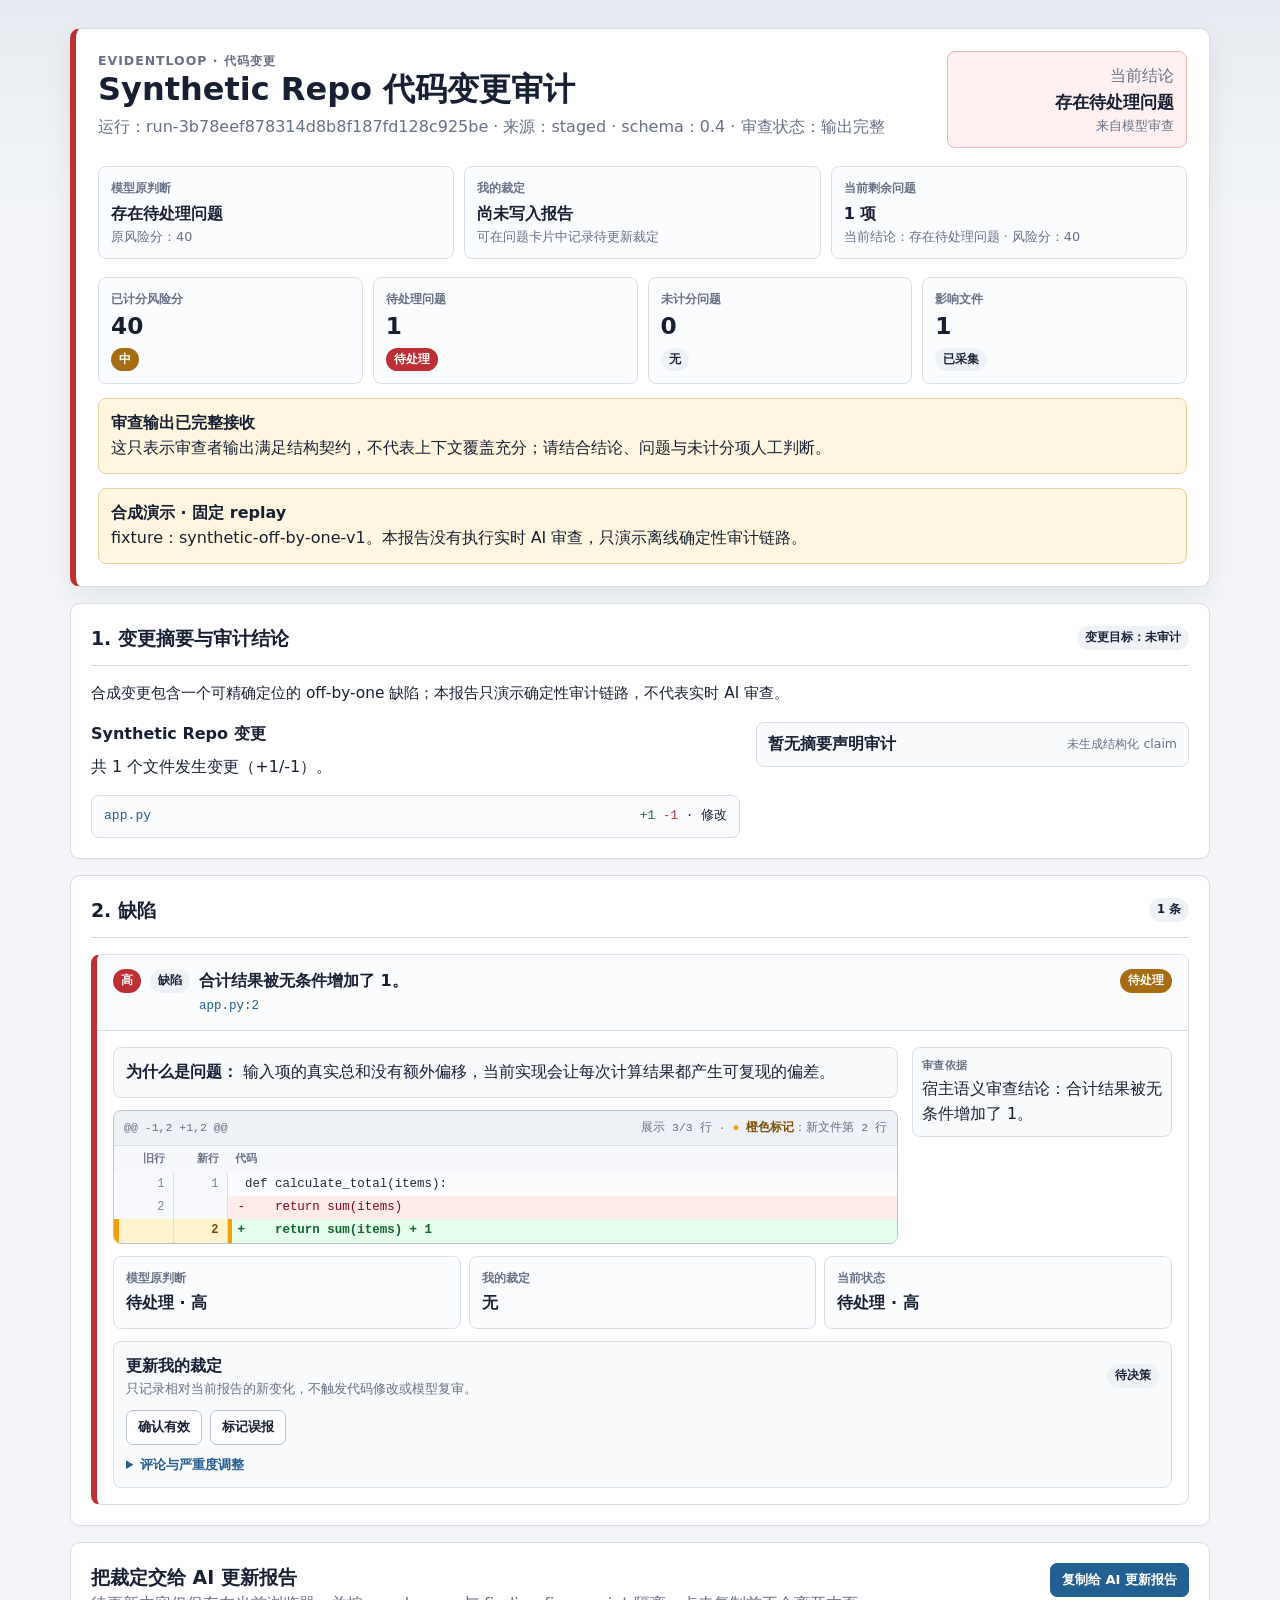
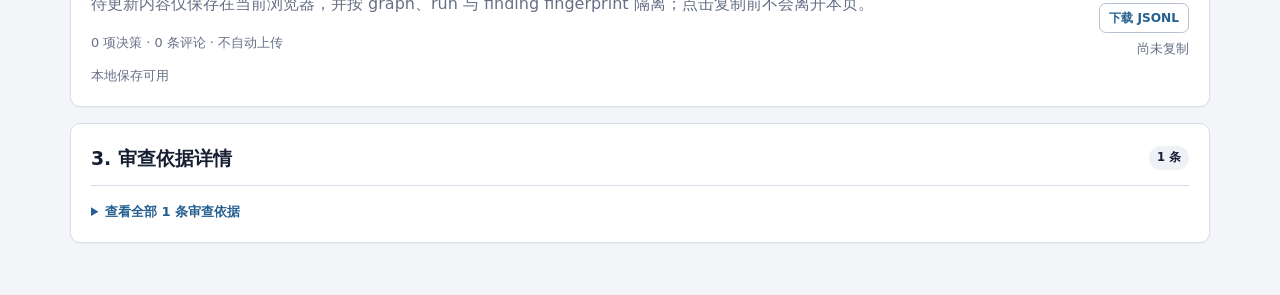
<file: docs/examples/evidentloop-demo-v04/audit.html>
<!doctype html>
<html lang="zh-CN" data-renderer-version="0.3">
<head>
  <meta charset="utf-8">
  <meta name="viewport" content="width=device-width, initial-scale=1">
  <meta name="color-scheme" content="light">
  <title>Synthetic Repo 代码变更审计 · EvidentLoop</title>
  <style>:root {
  color-scheme: light;
  --bg: #f3f5f8;
  --panel: #ffffff;
  --text: #172033;
  --muted: #667085;
  --line: #d7dee8;
  --line-strong: #b7c2d1;
  --green: #17753b;
  --green-soft: #e7f6ec;
  --red: #bd2f35;
  --red-soft: #fff0f1;
  --amber: #a66c12;
  --amber-soft: #fff6df;
  --blue: #245f91;
  --blue-soft: #edf6ff;
  --code-bg: #fbfcfe;
  --code-add-bg: #e6ffed;
  --code-del-bg: #ffebe9;
  --code-add-text: #116329;
  --code-del-text: #82071e;
  --focus: #0e7490;
}

* { box-sizing: border-box; }

html { scroll-behavior: smooth; }

body {
  margin: 0;
  overflow-x: hidden;
  background: linear-gradient(180deg, #e7ebf1 0, var(--bg) 230px);
  color: var(--text);
  font-family: ui-sans-serif, system-ui, -apple-system, BlinkMacSystemFont, "Segoe UI", sans-serif;
  line-height: 1.55;
}

a { color: var(--blue); }
h1, h2, h3, p { margin-top: 0; }
h1 { margin-bottom: 6px; font-size: clamp(1.65rem, 4vw, 2rem); line-height: 1.2; }
h2 { margin-bottom: 0; font-size: 1.18rem; }
h3 { margin-bottom: 8px; font-size: 1rem; }
code { padding: 1px 5px; border-radius: 5px; background: #eef2f7; }

.report-shell {
  display: grid;
  width: min(1180px, 100%);
  margin: 0 auto;
  padding: 28px 20px 52px;
  gap: 16px;
}

.panel,
.hero {
  min-width: 0;
  border: 1px solid var(--line);
  border-radius: 10px;
  background: var(--panel);
  box-shadow: 0 1px 2px rgba(23, 32, 51, .04);
}

.hero {
  padding: 22px;
  border-left: 6px solid var(--blue);
  box-shadow: 0 10px 28px rgba(23, 32, 51, .08);
}

.hero.concerns { border-left-color: var(--red); }
.hero.pass_candidate { border-left-color: var(--green); }
.hero.needs_human_triage { border-left-color: var(--amber); }
.hero.inconclusive { border-left-color: var(--blue); }

.hero-top,
.section-title {
  display: flex;
  align-items: flex-start;
  justify-content: space-between;
  gap: 16px;
}

.hero-copy { min-width: 0; overflow-wrap: anywhere; }

.kicker {
  color: var(--muted);
  font-size: .78rem;
  font-weight: 800;
  letter-spacing: .08em;
  text-transform: uppercase;
}

.muted,
.ref { color: var(--muted); }
.ref { font-size: .8rem; overflow-wrap: anywhere; }

.verdict-box {
  flex: 0 0 240px;
  padding: 12px;
  border: 1px solid var(--line-strong);
  border-radius: 8px;
  background: var(--blue-soft);
  text-align: right;
}

.verdict-box strong { display: block; font-size: 1.08rem; overflow-wrap: anywhere; }
.human-notice { margin-top: 6px; color: var(--amber); font-size: .78rem; font-weight: 800; }
.hero.concerns .verdict-box { border-color: #f0b5b7; background: var(--red-soft); }
.hero.pass_candidate .verdict-box { border-color: #acd8bb; background: var(--green-soft); }
.hero.needs_human_triage .verdict-box { border-color: #ead09f; background: var(--amber-soft); }

.judgment-grid {
  display: grid;
  grid-template-columns: repeat(3, minmax(0, 1fr));
  gap: 10px;
  margin-top: 18px;
}

.judgment-card,
.finding-judgments > div {
  min-width: 0;
  padding: 12px;
  border: 1px solid var(--line);
  border-radius: 8px;
  background: #fbfcfe;
  overflow-wrap: anywhere;
}

.judgment-card > span,
.finding-judgments > div > span {
  display: block;
  margin-bottom: 4px;
  color: var(--muted);
  font-size: .74rem;
  font-weight: 800;
}

.judgment-card strong,
.finding-judgments strong { display: block; }

.metric-grid {
  display: grid;
  grid-template-columns: repeat(4, minmax(0, 1fr));
  gap: 10px;
  margin-top: 18px;
}

.metric {
  min-width: 0;
  min-height: 88px;
  padding: 12px;
  border: 1px solid var(--line);
  border-radius: 8px;
  background: #fbfcfe;
}

.metric > span:first-child { display: block; color: var(--muted); font-size: .75rem; font-weight: 750; }
.metric strong { display: block; margin: 4px 0 6px; font-size: 1.45rem; line-height: 1.15; overflow-wrap: anywhere; }

.panel { padding: 20px; }
.section-title { align-items: center; margin-bottom: 16px; padding-bottom: 12px; border-bottom: 1px solid var(--line); }

.badge {
  display: inline-flex;
  align-items: center;
  justify-content: center;
  min-height: 22px;
  padding: 3px 8px;
  border-radius: 999px;
  color: #fff;
  font-size: .72rem;
  font-weight: 800;
  white-space: nowrap;
}

.badge.ok { background: var(--green); }
.badge.risk { background: var(--red); }
.badge.warn { background: var(--amber); }
.badge.info { background: var(--blue); }
.badge.soft { color: var(--text); background: #eef2f7; }

.status-callout,
.claim,
.finding-note,
.fix-inline,
.feedback-placeholder {
  padding: 12px;
  border: 1px solid var(--line);
  border-radius: 8px;
  background: #f8fafc;
}

.status-callout { margin-top: 14px; }
.status-callout.clean { border-color: #acd8bb; background: var(--green-soft); }
.status-callout.warning { border-color: #ead09f; background: var(--amber-soft); }
.status-callout.failure { border-color: #f0b5b7; background: var(--red-soft); }

.overall-summary { margin-bottom: 16px; font-size: .96rem; }
.summary-grid { display: grid; grid-template-columns: 1.2fr .8fr; align-items: start; gap: 16px; }
.summary-grid p,
.summary-grid strong { overflow-wrap: anywhere; }
.change-files { margin-top: 12px; }
.change-files > summary { cursor: pointer; color: var(--blue); font-size: .84rem; font-weight: 800; }
.change-files[open] > summary { margin-bottom: 10px; }
.change-list { display: grid; gap: 10px; margin-top: 12px; }
.file-change { display: grid; grid-template-columns: minmax(0, 1fr) auto; gap: 10px; padding: 10px 12px; border: 1px solid var(--line); border-radius: 8px; background: #fbfcfe; }
.file-path { color: var(--blue); font-family: ui-monospace, SFMono-Regular, Menlo, Consolas, monospace; font-size: .82rem; overflow-wrap: anywhere; }
.diff-stat { font-family: ui-monospace, SFMono-Regular, Menlo, Consolas, monospace; font-size: .8rem; white-space: nowrap; }
.add { color: var(--green); }
.del { color: var(--red); }
.claim-list { display: grid; align-self: start; align-content: start; gap: 10px; }
.claim-empty { display: flex; align-items: center; justify-content: space-between; gap: 10px; padding: 9px 11px; }
.claim-empty .muted { font-size: .78rem; }
.claim[data-status="challenged"] { border-left: 5px solid var(--red); background: var(--red-soft); }
.claim[data-status="supported"] { border-left: 5px solid var(--green); background: var(--green-soft); }
.claim[data-status="partial"] { border-left: 5px solid var(--amber); background: var(--amber-soft); }

.finding-stack { display: grid; gap: 14px; }
.finding-card { min-width: 0; overflow: hidden; border: 1px solid var(--line); border-radius: 9px; background: #fff; }
.finding-card.high { border-left: 6px solid var(--red); }
.finding-card.medium { border-left: 6px solid var(--amber); }
.finding-card.low,
.finding-card.note { border-left: 6px solid var(--blue); }

.finding-header { display: grid; grid-template-columns: auto auto minmax(0, 1fr) auto; align-items: start; gap: 9px; padding: 14px 16px; border-bottom: 1px solid var(--line); background: #fbfcfe; }
.finding-title { display: block; font-weight: 800; overflow-wrap: anywhere; }
.location { display: block; margin-top: 3px; color: var(--blue); font-family: ui-monospace, SFMono-Regular, Menlo, Consolas, monospace; font-size: .78rem; overflow-wrap: anywhere; }
.finding-body { padding: 16px; }
.finding-layout { display: grid; grid-template-columns: minmax(0, 1fr) 260px; gap: 14px; }
.finding-note { margin-bottom: 12px; }
.unanchored { border-color: #ead09f; background: var(--amber-soft); }

.hunk { min-width: 0; overflow: hidden; border: 1px solid var(--line-strong); border-radius: 8px; background: var(--code-bg); }
.hunk-caption { display: flex; flex-wrap: wrap; justify-content: space-between; gap: 10px; padding: 8px 10px; border-bottom: 1px solid var(--line); background: #eef2f7; color: var(--muted); font-family: ui-monospace, SFMono-Regular, Menlo, Consolas, monospace; font-size: .72rem; }
.hunk-scroll { max-width: 100%; overflow-x: auto; overscroll-behavior-inline: contain; }
.hunk-table { width: 100%; min-width: 0; border-collapse: collapse; table-layout: fixed; }
.hunk-table th { padding: 5px 8px; background: #f6f8fb; color: var(--muted); font-size: .68rem; text-align: right; }
.hunk-table th:first-child { width: 5px; padding: 0; }
.hunk-table th:nth-child(2),
.hunk-table th:nth-child(3) { width: 54px; }
.hunk-table th:last-child { text-align: left; }
.hunk-table td { border: 0; padding: 0; vertical-align: top; }
.hunk-stripe { width: 5px; background: transparent; }
.hunk-line-active .hunk-stripe { background: #f59e0b; }
.hunk-line-active .hunk-num { color: #7a4b00; background: #fff3cd; font-weight: 800; }
.hunk-line-active .hunk-code { box-shadow: inset 4px 0 0 #f59e0b; font-weight: 700; }
.hunk-num { width: 54px; padding: 2px 8px !important; border-right: 1px solid var(--line) !important; color: #7a8699; background: #f7f9fc; font-family: ui-monospace, SFMono-Regular, Menlo, Consolas, monospace; font-size: .75rem; text-align: right; user-select: none; }
.hunk-code { padding: 2px 10px !important; color: #1f2937; font-family: ui-monospace, SFMono-Regular, Menlo, Consolas, monospace; font-size: .78rem; white-space: pre-wrap; overflow-wrap: anywhere; word-break: break-word; }
.hunk-add .hunk-code { color: var(--code-add-text); background: var(--code-add-bg); }
.hunk-delete .hunk-code { color: var(--code-del-text); background: var(--code-del-bg); }
.hunk-meta .hunk-code { color: var(--muted); background: #f7f9fc; font-style: italic; }
.hunk-omitted-cell { padding: 5px 10px !important; color: var(--muted); background: #eef2f7; font-family: ui-monospace, SFMono-Regular, Menlo, Consolas, monospace; font-size: .72rem; text-align: center; }
.hunk-hit-key { color: #7a4b00; font-weight: 800; }
.hunk-hit-key::before { content: "● "; color: #f59e0b; }

.chain { display: grid; align-content: start; gap: 8px; }
.chain-row { padding: 9px; border: 1px solid var(--line); border-radius: 8px; background: #f8fafc; overflow-wrap: anywhere; }
.chain-label { display: block; margin-bottom: 3px; color: var(--muted); font-size: .7rem; font-weight: 800; letter-spacing: .04em; text-transform: uppercase; }
.fix-inline { margin-top: 12px; border-color: #b8d5ef; background: var(--blue-soft); }
.finding-judgments { display: grid; grid-template-columns: repeat(3, minmax(0, 1fr)); gap: 8px; margin-top: 12px; }
.feedback-placeholder { display: block; margin-top: 12px; }
.feedback-heading,
.feedback-toolbar,
.feedback-comment-actions { display: flex; align-items: center; justify-content: space-between; gap: 12px; }
.feedback-toolbar { align-items: flex-start; }
.feedback-toolbar p:last-child { margin-bottom: 0; }
.feedback-export-actions { display: grid; justify-items: end; gap: 6px; flex: 0 0 auto; }
.feedback-controls { display: grid; gap: 10px; margin-top: 10px; }
.feedback-actions { display: flex; flex-wrap: wrap; gap: 8px; margin-top: 12px; }
.feedback-more,
.evidence-details,
.revision-details { margin-top: 10px; }
.feedback-more > summary,
.evidence-details > summary,
.revision-details > summary { cursor: pointer; color: var(--blue); font-size: .82rem; font-weight: 800; }
.feedback-controls label { display: grid; gap: 5px; color: var(--muted); font-size: .78rem; font-weight: 750; }
.feedback-controls select,
.feedback-controls textarea { width: 100%; border: 1px solid var(--line-strong); border-radius: 7px; background: #fff; color: var(--text); font: inherit; }
.feedback-controls select { min-height: 36px; padding: 6px 9px; }
.feedback-controls textarea { min-height: 78px; padding: 9px; resize: vertical; }
.button { min-height: 34px; padding: 6px 11px; border: 1px solid var(--line-strong); border-radius: 7px; background: #fff; color: var(--text); font: inherit; font-size: .82rem; font-weight: 750; cursor: pointer; }
.button:hover { border-color: var(--blue); background: var(--blue-soft); }
.button:focus-visible,
.feedback-controls select:focus-visible,
.feedback-controls textarea:focus-visible { outline: 3px solid color-mix(in srgb, var(--focus) 35%, transparent); outline-offset: 2px; }
.button[aria-pressed="true"] { border-color: var(--blue); background: var(--blue); color: #fff; }
.button.primary { border-color: var(--blue); background: var(--blue); color: #fff; }
.button.primary:hover { background: #194d77; }
.button.secondary { min-height: 30px; padding: 4px 9px; color: var(--blue); font-size: .76rem; }

.data-table-wrap { max-width: 100%; overflow-x: auto; }
.data-table { width: 100%; min-width: 620px; border-collapse: collapse; }
.data-table th,
.data-table td { padding: 10px; border-bottom: 1px solid var(--line); text-align: left; vertical-align: top; }
.data-table th { color: var(--muted); font-size: .74rem; text-transform: uppercase; }

@media (max-width: 780px) {
  .report-shell { padding: 16px 12px 36px; }
  .hero-top,
  .section-title,
  .feedback-toolbar,
  .feedback-heading,
  .feedback-comment-actions { flex-direction: column; align-items: flex-start; }
  .section-title { align-items: flex-start; }
  .feedback-export-actions { width: 100%; justify-items: start; }
  .verdict-box { width: 100%; flex-basis: auto; text-align: left; }
  .metric-grid { grid-template-columns: repeat(2, minmax(0, 1fr)); }
  .judgment-grid,
  .finding-judgments,
  .summary-grid,
  .finding-layout { grid-template-columns: minmax(0, 1fr); }
  .finding-header { grid-template-columns: auto minmax(0, 1fr) auto; }
  .finding-header .category-badge { display: none; }
  .file-change { grid-template-columns: minmax(0, 1fr); }
  .diff-stat { white-space: normal; }
}

@media (max-width: 330px) {
  .metric-grid { grid-template-columns: minmax(0, 1fr); }
}

@media (max-width: 420px) {
  .panel,
  .hero { padding: 15px; }
  .finding-body { padding: 12px; }
  .claim-empty { align-items: flex-start; flex-direction: column; }
}

@media (prefers-reduced-motion: reduce) {
  *, *::before, *::after {
    scroll-behavior: auto !important;
    animation-duration: .01ms !important;
    animation-iteration-count: 1 !important;
    transition-duration: .01ms !important;
  }
}
</style>
</head>
<body>
  <main class="report-shell" data-graph-id="audit:run-3b78eef878314d8b8f187fd128c925be" data-audit-sha256="sha256:aec6177b07f582431be94d40720b73c207e4daca0173b1bbb1ec2ed352181b38" data-run-id="run-3b78eef878314d8b8f187fd128c925be">
    <header class="hero concerns" data-node-id="run-3b78eef878314d8b8f187fd128c925be" data-node-type="run">
      <div class="hero-top">
        <div class="hero-copy">
          <div class="kicker">EvidentLoop · 代码变更</div>
          <h1>Synthetic Repo 代码变更审计</h1>
          <div class="muted">
运行：run-3b78eef878314d8b8f187fd128c925be ·             来源：staged · schema：0.4 · 审查状态：输出完整
          </div>
        </div>
        <div class="verdict-box">
          <span class="muted">当前结论</span>
          <strong>存在待处理问题</strong>
          <div class="ref">来自模型审查</div>
        </div>
      </div>

      <div class="judgment-grid" aria-label="模型判断、人工裁定与当前状态">
        <div class="judgment-card">
          <span>模型原判断</span>
          <strong>存在待处理问题</strong>
          <div class="ref">原风险分：40</div>
        </div>
        <div class="judgment-card">
          <span>我的裁定</span>
          <strong>尚未写入报告</strong>
          <div class="ref">可在问题卡片中记录待更新裁定</div>
        </div>
        <div class="judgment-card">
          <span>当前剩余问题</span>
          <strong>1 项</strong>
          <div class="ref">当前结论：存在待处理问题 · 风险分：40</div>
        </div>
      </div>

      <div class="metric-grid">
        <div class="metric">
          <span>已计分风险分</span>
          <strong>40</strong>
          <span class="badge warn">中</span>
        </div>
        <div class="metric">
          <span>待处理问题</span>
          <strong>1</strong>
          <span class="badge risk">待处理</span>
        </div>
        <div class="metric">
          <span>未计分问题</span>
          <strong>0</strong>
          <span class="badge soft">无</span>
        </div>
        <div class="metric">
          <span>影响文件</span>
          <strong>1</strong>
          <span class="badge soft">已采集</span>
        </div>
      </div>

      <div class="status-callout warning">
        <strong>审查输出已完整接收</strong>
        <div>这只表示审查者输出满足结构契约，不代表上下文覆盖充分；请结合结论、问题与未计分项人工判断。</div>
      </div>
      <div class="status-callout warning" data-demo-provenance="frozen-replay">
        <strong>合成演示 · 固定 replay</strong>
        <div>fixture：synthetic-off-by-one-v1。本报告没有执行实时 AI 审查，只演示离线确定性审计链路。</div>
      </div>
    </header>

    <section class="panel" data-node-id="change-001" data-node-type="change">
      <div class="section-title">
        <h2>1. 变更摘要与审计结论</h2>
        <span class="badge soft">变更目标：未审计</span>
      </div>
<p class="overall-summary">合成变更包含一个可精确定位的 off-by-one 缺陷；本报告只演示确定性审计链路，不代表实时 AI 审查。</p>      <div class="summary-grid summary-grid-empty-claim">
        <div>
            <article data-node-id="change-001" data-node-type="change" data-edge-id="edge-001">
              <h3>Synthetic Repo 变更</h3>
              <p>共 1 个文件发生变更（+1/-1）。</p>
            </article>
          <div class="change-list">
            <div class="file-change" data-node-id="file-001" data-node-type="file" data-edge-id="edge-002">
              <span class="file-path">app.py</span>
              <span class="diff-stat">
                <span class="add">+1</span>
                <span class="del">-1</span>
                · 修改              </span>
            </div>
          </div>
        </div>
        <div class="claim-list claim-list-empty">
          <div class="claim claim-empty" data-status="unknown">
            <strong>暂无摘要声明审计</strong>
            <span class="muted">未生成结构化 claim</span>
          </div>
        </div>
      </div>
    </section>

    <section class="panel findings-section" data-category="bug">
      <div class="section-title">
        <h2>2. 缺陷</h2>
        <span class="badge soft">1 条</span>
      </div>
      <div class="finding-stack">
        <article class="finding-card high" data-node-id="finding-001" data-node-type="finding" data-category="bug" data-severity="high" data-fingerprint="sha256:0f3f195b19630678681ca6b9dac0d5e7c1580a7b9110aab04723e94e8dbfc3c2" data-edge-id="edge-003">
          <div class="finding-header">
            <span class="badge risk">高</span>
            <span class="badge soft category-badge">缺陷</span>
            <div>
              <span class="finding-title">合计结果被无条件增加了 1。</span>
              <span class="location">
app.py:2              </span>
            </div>
            <span class="badge warn">待处理</span>
          </div>
          <div class="finding-body">
            <div class="finding-layout">
              <div>
                <div class="finding-note">
<strong>为什么是问题：</strong>                  输入项的真实总和没有额外偏移，当前实现会让每次计算结果都产生可复现的偏差。
                </div>

                <div class="hunk" data-hunk-id="hunk:568470d013cd12e4:1:1">
                  <div class="hunk-caption">
                    <span>@@ -1,2 +1,2 @@</span>
                    <span>展示 3/3 行 · <span class="hunk-hit-key">橙色标记</span>：新文件第 2 行</span>
                  </div>
                  <div class="hunk-scroll">
                    <table class="hunk-table" aria-label="可信 unified diff 证据">
                      <thead><tr><th></th><th>旧行</th><th>新行</th><th>代码</th></tr></thead>
                      <tbody>
                        <tr class="hunk-context">
                          <td class="hunk-stripe"></td>
                          <td class="hunk-num">1</td>
                          <td class="hunk-num">1</td>
                          <td class="hunk-code"> def calculate_total(items):</td>
                        </tr>
                        <tr class="hunk-delete">
                          <td class="hunk-stripe"></td>
                          <td class="hunk-num">2</td>
                          <td class="hunk-num"></td>
                          <td class="hunk-code">-    return sum(items)</td>
                        </tr>
                        <tr class="hunk-add hunk-line-active" data-highlighted="true">
                          <td class="hunk-stripe"></td>
                          <td class="hunk-num"></td>
                          <td class="hunk-num">2</td>
                          <td class="hunk-code">+    return sum(items) + 1</td>
                        </tr>
                      </tbody>
                    </table>
                  </div>
                </div>
              </div>

              <aside class="chain">
                <div class="chain-row">
                  <span class="chain-label">审查依据</span>
                  <span data-node-id="evidence-001" data-node-type="evidence" data-edge-id="edge-004">宿主语义审查结论：合计结果被无条件增加了 1。</span>
                </div>
              </aside>
            </div>


            <div class="finding-judgments" aria-label="该问题的人机判断">
              <div>
                <span>模型原判断</span>
                <strong>待处理 · 高</strong>
              </div>
              <div>
                <span>我的裁定</span>
                <strong>无</strong>
              </div>
              <div>
                <span>当前状态</span>
                <strong>待处理 · 高</strong>
              </div>
            </div>

            <div class="feedback-placeholder" data-feedback-for="finding-001" data-fingerprint="sha256:0f3f195b19630678681ca6b9dac0d5e7c1580a7b9110aab04723e94e8dbfc3c2" data-applied-disposition="" data-applied-comment="" data-applied-severity="">
              <div class="feedback-heading">
                <div><strong>更新我的裁定</strong><div class="ref">只记录相对当前报告的新变化，不触发代码修改或模型复审。</div></div>
                <span class="badge soft" data-feedback-state>待决策</span>
              </div>
              <div class="feedback-actions" role="group" aria-label="问题决策">
                <button type="button" class="button" data-feedback-action="accept" aria-pressed="false">确认有效</button>
                <button type="button" class="button" data-feedback-action="false_positive" aria-pressed="false">标记误报</button>
              </div>
              <details class="feedback-more">
                <summary>评论与严重度调整</summary>
                <div class="feedback-controls">
                <label>
                  严重度调整
                  <select data-feedback-severity>
                    <option value="">恢复模型原严重度</option>
                    <option value="high">高</option>
                    <option value="medium">中</option>
                    <option value="low">低</option>
                    <option value="note">提示</option>
                  </select>
                </label>
                <label>
                  评论
                  <textarea rows="3" maxlength="4000" placeholder="可选；清空后保存会移除已有评论" data-feedback-comment></textarea>
                </label>
                <div class="feedback-comment-actions">
                  <button type="button" class="button" data-feedback-action="comment">保存评论</button>
                  <span class="ref" role="status" aria-live="polite" data-feedback-message>尚未记录决策</span>
                </div>
                </div>
              </details>
            </div>
          </div>
        </article>
      </div>
    </section>

    <section class="panel feedback-toolbar" aria-labelledby="feedback-export-title">
      <div>
        <h2 id="feedback-export-title">把裁定交给 AI 更新报告</h2>
        <p class="muted">待更新内容仅保存在当前浏览器，并按 graph、run 与 finding fingerprint 隔离；点击复制前不会离开本页。</p>
        <p class="ref" data-feedback-summary>0 项决策 · 0 条评论 · 不自动上传</p>
        <p class="ref" data-feedback-storage-status>本地保存可用</p>
      </div>
      <div class="feedback-export-actions">
        <button type="button" class="button primary" data-feedback-copy>复制给 AI 更新报告</button>
        <button type="button" class="button secondary" data-feedback-export>下载 JSONL</button>
        <span class="ref" role="status" aria-live="polite" data-feedback-export-status>尚未复制</span>
      </div>
    </section>



    <section class="panel">
      <div class="section-title">
        <h2>3. 审查依据详情</h2>
        <span class="badge soft">1 条</span>
      </div>
      <details class="evidence-details">
        <summary>查看全部 1 条审查依据</summary>
      <div class="data-table-wrap">
        <table class="data-table">
          <thead><tr><th>证据</th><th>来源</th><th>状态</th><th>关联</th></tr></thead>
          <tbody>
            <tr data-node-id="evidence-001" data-node-type="evidence" data-status="fail">
              <td>宿主语义审查结论：合计结果被无条件增加了 1。<div class="ref">输入项的真实总和没有额外偏移，当前实现会让每次计算结果都产生可复现的偏差。</div></td>
              <td>宿主语义审查</td>
              <td><span class="badge risk">发现问题</span></td>
              <td class="ref">finding-001</td>
            </tr>
          </tbody>
        </table>
      </div>
      </details>
    </section>
  </main>
  <script>(function attachEvidentLoopFeedback(root, factory) {
  "use strict";
  const api = factory();
  if (typeof module !== "undefined" && module.exports) {
    module.exports = api;
  }
  if (root) {
    root.EvidentLoopFeedback = api;
    if (root.document) {
      api.init(root.document, root);
    }
  }
})(typeof window !== "undefined" ? window : null, function createEvidentLoopFeedback() {
  "use strict";

  const PREFIX = "evidentloop.feedback.v2";
  const SEVERITIES = new Set(["high", "medium", "low", "note"]);
  const MACHINE_BLOCK_BEGIN = "<<<EVIDENTLOOP_FEEDBACK_JSONL>>>";
  const MACHINE_BLOCK_END = "<<<END_EVIDENTLOOP_FEEDBACK_JSONL>>>";
  const COPY_INSTRUCTION = "请使用 EvidentLoop 按以下裁定更新当前报告；不要修改业务代码，也不要重新审查代码。";

  function storageKey(identity) {
    return [PREFIX, identity.graph_id, identity.run_id, identity.fingerprint]
      .map((value) => encodeURIComponent(String(value)))
      .join(":");
  }

  function defaultState(identity) {
    return {
      graph_id: identity.graph_id,
      run_id: identity.run_id,
      target_type: "finding",
      target_id: identity.target_id,
      fingerprint: identity.fingerprint,
      disposition: null,
      comment: null,
      comment_changed: false,
      severity_override: null,
      severity_changed: false,
      timestamps: {},
      updated_at: null,
    };
  }

  function matchesIdentity(state, identity) {
    return state
      && state.graph_id === identity.graph_id
      && state.run_id === identity.run_id
      && state.target_id === identity.target_id
      && state.fingerprint === identity.fingerprint;
  }

  function validState(state, identity) {
    if (!matchesIdentity(state, identity) || state.target_type !== "finding") return false;
    if (![null, "accept", "false_positive"].includes(state.disposition)) return false;
    if (state.comment !== null && typeof state.comment !== "string") return false;
    if (typeof state.comment_changed !== "boolean") return false;
    if (state.severity_override !== null && !SEVERITIES.has(state.severity_override)) return false;
    if (typeof state.severity_changed !== "boolean") return false;
    if (!state.timestamps || typeof state.timestamps !== "object") return false;
    if (state.disposition && typeof state.timestamps.disposition !== "string") return false;
    if (state.comment_changed && typeof state.timestamps.comment !== "string") return false;
    if (state.severity_changed && typeof state.timestamps.severity_override !== "string") return false;
    return true;
  }

  function loadState(storage, identity) {
    try {
      const raw = storage.getItem(storageKey(identity));
      if (!raw) return defaultState(identity);
      const state = JSON.parse(raw);
      return validState(state, identity) ? state : defaultState(identity);
    } catch (_error) {
      return defaultState(identity);
    }
  }

  function saveState(storage, state) {
    storage.setItem(storageKey(state), JSON.stringify(state));
    return state;
  }

  function applyAction(state, action, value, now) {
    const next = JSON.parse(JSON.stringify(state));
    const timestamp = now || new Date().toISOString();
    if (action === "accept" || action === "false_positive") {
      next.disposition = action;
      next.timestamps.disposition = timestamp;
    } else if (action === "comment") {
      next.comment = String(value || "").trim() || null;
      next.comment_changed = true;
      next.timestamps.comment = timestamp;
    } else if (action === "severity_override") {
      const severity = String(value || "");
      if (severity && !SEVERITIES.has(severity)) {
        throw new Error("invalid severity override");
      }
      next.severity_override = severity || null;
      next.severity_changed = true;
      next.timestamps.severity_override = timestamp;
    } else {
      throw new Error("unknown feedback action");
    }
    next.updated_at = timestamp;
    return next;
  }

  function clearPending(state, field) {
    const next = JSON.parse(JSON.stringify(state));
    if (field === "disposition") {
      next.disposition = null;
      delete next.timestamps.disposition;
    } else if (field === "comment") {
      next.comment = null;
      next.comment_changed = false;
      delete next.timestamps.comment;
    } else if (field === "severity_override") {
      next.severity_override = null;
      next.severity_changed = false;
      delete next.timestamps.severity_override;
    } else {
      throw new Error("unknown pending field");
    }
    next.updated_at = new Date().toISOString();
    return next;
  }

  function applyPendingChange(state, action, value, appliedValue, now) {
    if ((action === "accept" || action === "false_positive") && action === appliedValue) {
      return clearPending(state, "disposition");
    }
    if (action === "comment" && String(value || "").trim() === (appliedValue || "")) {
      return clearPending(state, "comment");
    }
    if (action === "severity_override" && String(value || "") === (appliedValue || "")) {
      return clearPending(state, "severity_override");
    }
    return applyAction(state, action, value, now);
  }

  function baseEvent(state, action, createdAt, sourceAuditSha256) {
    return {
      target_type: "finding",
      target_id: state.target_id,
      action,
      fingerprint: state.fingerprint,
      graph_id: state.graph_id,
      run_id: state.run_id,
      created_at: createdAt,
      source_audit_sha256: sourceAuditSha256,
    };
  }

  function stateToEvents(state, sourceAuditSha256) {
    const events = [];
    if (state.disposition) {
      events.push(baseEvent(state, state.disposition, state.timestamps.disposition, sourceAuditSha256));
    }
    if (state.comment_changed) {
      events.push({
        ...baseEvent(state, "comment", state.timestamps.comment, sourceAuditSha256),
        comment: state.comment,
      });
    }
    if (state.severity_changed) {
      events.push({
        ...baseEvent(state, "severity_override", state.timestamps.severity_override, sourceAuditSha256),
        severity: state.severity_override,
      });
    }
    return events;
  }

  function exportJsonl(states, sourceAuditSha256) {
    const lines = states
      .flatMap((state) => stateToEvents(state, sourceAuditSha256))
      .map((event) => JSON.stringify(event));
    return lines.length ? `${lines.join("\n")}\n` : "";
  }

  function buildCopyText(states, sourceAuditSha256) {
    const jsonl = exportJsonl(states, sourceAuditSha256);
    if (!jsonl) return "";
    return `${COPY_INSTRUCTION}\n\n${MACHINE_BLOCK_BEGIN}\n${jsonl}${MACHINE_BLOCK_END}`;
  }

  function feedbackCounts(states, sourceAuditSha256) {
    const events = states.flatMap((state) => stateToEvents(state, sourceAuditSha256));
    return {
      decisions: events.filter((event) => event.action !== "comment").length,
      comments: events.filter((event) => event.action === "comment").length,
      total: events.length,
    };
  }

  function memoryStorage() {
    const values = new Map();
    return {
      getItem(key) { return values.has(key) ? values.get(key) : null; },
      setItem(key, value) { values.set(key, String(value)); },
      removeItem(key) { values.delete(key); },
    };
  }

  function appliedState(panel) {
    return {
      disposition: panel.dataset.appliedDisposition || null,
      comment: panel.dataset.appliedComment || null,
      severity_override: panel.dataset.appliedSeverity || null,
    };
  }

  function renderState(panel, state, applied, syncInputs) {
    const disposition = state.disposition || applied.disposition;
    panel.querySelectorAll("[data-feedback-action='accept'], [data-feedback-action='false_positive']")
      .forEach((button) => {
        button.setAttribute("aria-pressed", String(button.dataset.feedbackAction === disposition));
      });
    const badge = panel.querySelector("[data-feedback-state]");
    const hasPending = state.disposition || state.comment_changed || state.severity_changed;
    const hasApplied = applied.disposition || applied.comment || applied.severity_override;
    badge.textContent = hasPending ? "有待更新裁定" : hasApplied ? "已应用" : "待决策";
    if (syncInputs) {
      panel.querySelector("[data-feedback-comment]").value = state.comment_changed
        ? state.comment || ""
        : applied.comment || "";
      panel.querySelector("[data-feedback-severity]").value = state.severity_changed
        ? state.severity_override || ""
        : applied.severity_override || "";
    }
  }

  async function copyText(documentObject, rootObject, value) {
    if (
      rootObject.navigator
      && rootObject.navigator.clipboard
      && typeof rootObject.navigator.clipboard.writeText === "function"
    ) {
      await rootObject.navigator.clipboard.writeText(value);
      return;
    }
    const textarea = documentObject.createElement("textarea");
    textarea.value = value;
    textarea.setAttribute("readonly", "");
    textarea.style.position = "fixed";
    textarea.style.opacity = "0";
    documentObject.body.appendChild(textarea);
    textarea.select();
    const copied = documentObject.execCommand && documentObject.execCommand("copy");
    textarea.remove();
    if (!copied) throw new Error("clipboard unavailable");
  }

  function init(documentObject, rootObject) {
    const shell = documentObject.querySelector("[data-graph-id][data-run-id]");
    if (!shell) return;
    let storage;
    let persistentStorage = true;
    try {
      storage = rootObject.localStorage;
      const probe = `${PREFIX}:probe`;
      storage.setItem(probe, "1");
      storage.removeItem(probe);
    } catch (_error) {
      storage = memoryStorage();
      persistentStorage = false;
    }

    const sourceAuditSha256 = shell.dataset.auditSha256;
    const storageStatus = documentObject.querySelector("[data-feedback-storage-status]");
    if (storageStatus && !persistentStorage) {
      storageStatus.textContent = "仅临时保存，刷新会丢失";
    }

    const panels = Array.from(documentObject.querySelectorAll("[data-feedback-for][data-fingerprint]"));
    const entries = panels.map((panel) => {
      const identity = {
        graph_id: shell.dataset.graphId,
        run_id: shell.dataset.runId,
        target_id: panel.dataset.feedbackFor,
        fingerprint: panel.dataset.fingerprint,
      };
      let state = loadState(storage, identity);
      const applied = appliedState(panel);
      renderState(panel, state, applied, true);
      const message = panel.querySelector("[data-feedback-message]");

      panel.querySelectorAll("[data-feedback-action]").forEach((button) => {
        button.addEventListener("click", () => {
          const action = button.dataset.feedbackAction;
          const value = action === "comment"
            ? panel.querySelector("[data-feedback-comment]").value
            : null;
          const appliedValue = action === "comment"
            ? applied.comment
            : applied.disposition;
          state = applyPendingChange(state, action, value, appliedValue);
          try { saveState(storage, state); } catch (_error) { /* in-memory state remains usable */ }
          renderState(panel, state, applied, false);
          message.textContent = action === "comment" && state.comment_changed && !state.comment
            ? "待移除当前评论"
            : "待更新裁定已保存在当前浏览器";
          updateToolbar();
        });
      });
      panel.querySelector("[data-feedback-severity]").addEventListener("change", (event) => {
        state = applyPendingChange(
          state,
          "severity_override",
          event.target.value,
          applied.severity_override,
        );
        try { saveState(storage, state); } catch (_error) { /* in-memory state remains usable */ }
        renderState(panel, state, applied, false);
        message.textContent = state.severity_changed ? "严重度变化待更新" : "已恢复当前报告值";
        updateToolbar();
      });
      return { getState: () => state };
    });

    const exportButton = documentObject.querySelector("[data-feedback-export]");
    const copyButton = documentObject.querySelector("[data-feedback-copy]");
    const exportStatus = documentObject.querySelector("[data-feedback-export-status]");
    const summary = documentObject.querySelector("[data-feedback-summary]");
    function currentStates() {
      return entries.map((entry) => entry.getState());
    }
    function updateToolbar() {
      if (!summary) return;
      const counts = feedbackCounts(currentStates(), sourceAuditSha256);
      summary.textContent = `${counts.decisions} 项决策 · ${counts.comments} 条评论 · 不自动上传`;
    }
    if (copyButton && exportStatus) {
      copyButton.addEventListener("click", async () => {
        const text = buildCopyText(currentStates(), sourceAuditSha256);
        if (!text) {
          exportStatus.textContent = "暂无待更新裁定";
          return;
        }
        try {
          await copyText(documentObject, rootObject, text);
          exportStatus.textContent = "已复制，请粘贴给 AI 更新报告";
        } catch (_error) {
          exportStatus.textContent = "复制失败，请改用下载 JSONL";
        }
      });
    }
    if (exportButton && exportStatus) {
      exportButton.addEventListener("click", () => {
        const jsonl = exportJsonl(currentStates(), sourceAuditSha256);
        if (!jsonl) {
          exportStatus.textContent = "暂无可导出的决策";
          return;
        }
        const blob = new rootObject.Blob([jsonl], { type: "application/x-ndjson;charset=utf-8" });
        const url = rootObject.URL.createObjectURL(blob);
        const link = documentObject.createElement("a");
        link.href = url;
        link.download = "audit-feedback.jsonl";
        documentObject.body.appendChild(link);
        link.click();
        link.remove();
        rootObject.URL.revokeObjectURL(url);
        exportStatus.textContent = `已下载 ${jsonl.trimEnd().split("\n").length} 条反馈`;
      });
    }
    updateToolbar();
    documentObject.documentElement.dataset.evidentloopReady = "true";
  }

  return {
    PREFIX,
    MACHINE_BLOCK_BEGIN,
    MACHINE_BLOCK_END,
    applyAction,
    applyPendingChange,
    buildCopyText,
    clearPending,
    defaultState,
    exportJsonl,
    feedbackCounts,
    init,
    loadState,
    memoryStorage,
    saveState,
    stateToEvents,
    storageKey,
    validState,
  };
});
</script>
</body>
</html>
</file>
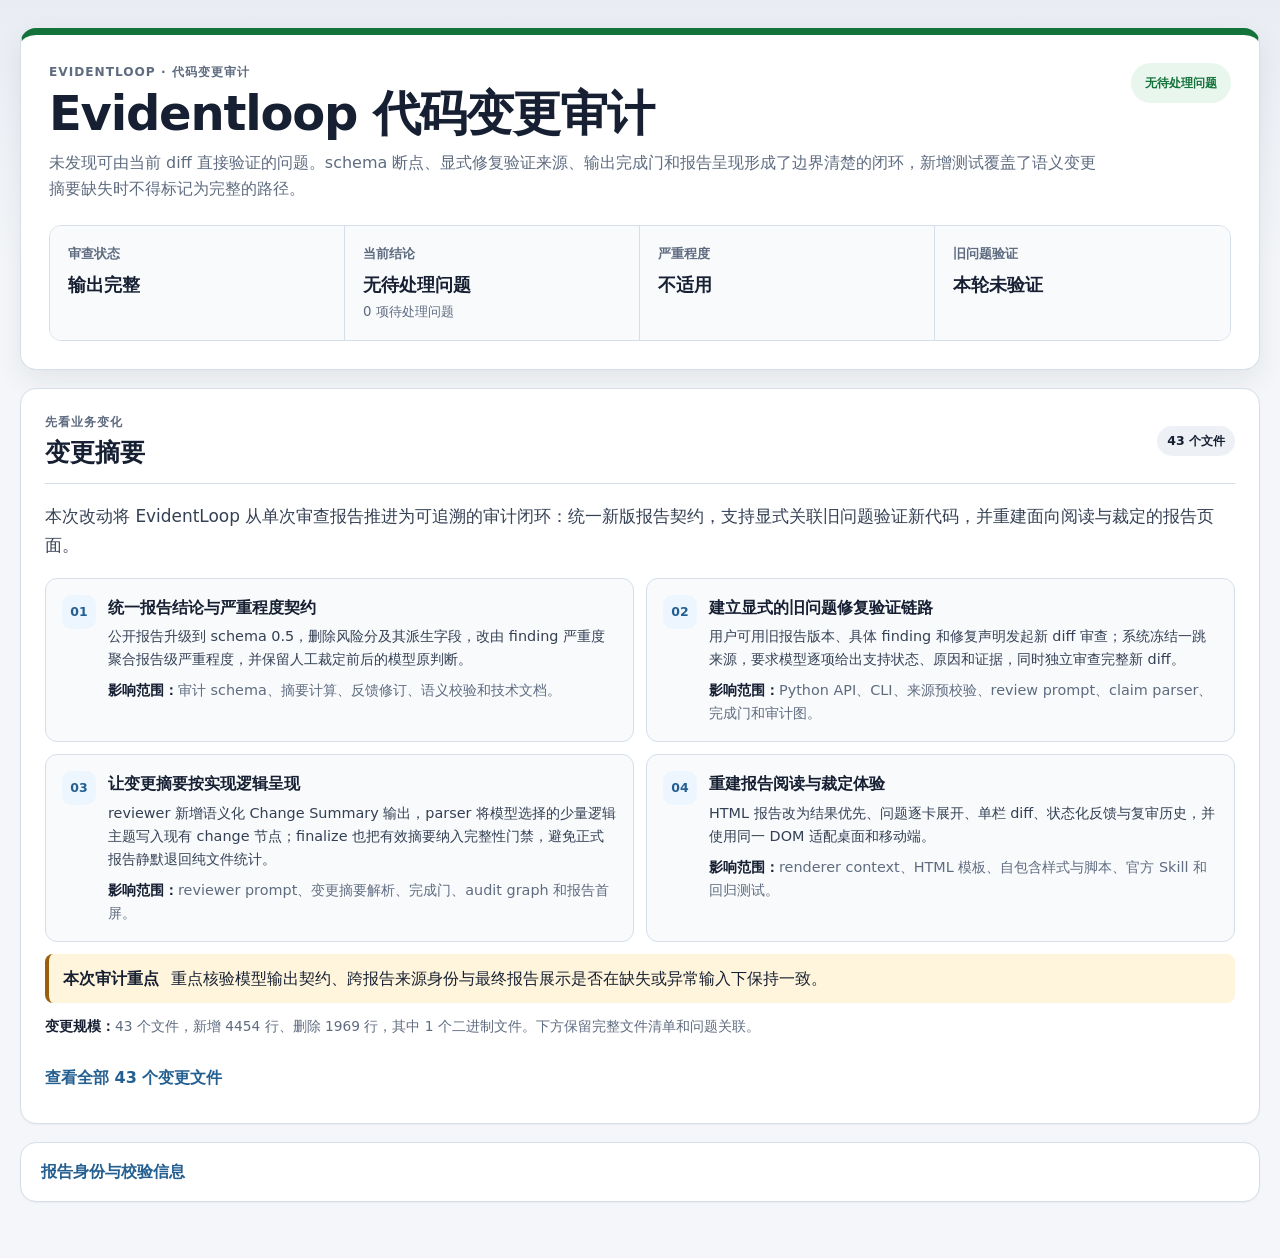
<file: docs/examples/evidentloop-dogfood-v05/audit.html>
<!doctype html>
<html lang="zh-CN" data-renderer-version="0.4">
<head>
  <meta charset="utf-8">
  <meta name="viewport" content="width=device-width, initial-scale=1">
  <meta name="color-scheme" content="light">
  <title>Evidentloop 代码变更审计 · EvidentLoop</title>
  <style>:root {
  color-scheme: light;
  --page: #f4f6f9;
  --surface: #ffffff;
  --surface-subtle: #f8fafc;
  --text: #172033;
  --muted: #5f6c80;
  --line: #d6dee9;
  --line-strong: #aebbc9;
  --primary: #245f91;
  --primary-soft: #edf6ff;
  --success: #14733a;
  --success-soft: #e8f6ed;
  --danger: #b62932;
  --danger-soft: #fff0f1;
  --warning: #98600d;
  --warning-soft: #fff5dc;
  --focus: #0e7490;
  --code-add: #e6f6e9;
  --code-add-text: #125f2d;
  --code-delete: #fdebec;
  --code-delete-text: #8a1825;
  --shadow: 0 10px 28px rgba(23, 32, 51, .08);
}

* { box-sizing: border-box; }

html { scroll-behavior: smooth; }

body {
  margin: 0;
  background: linear-gradient(180deg, #e9edf3 0, var(--page) 260px);
  color: var(--text);
  font: 16px/1.6 ui-sans-serif, system-ui, -apple-system, BlinkMacSystemFont, "Segoe UI", sans-serif;
}

button,
select,
textarea { font: inherit; }

h1,
h2,
h3,
h4,
p { margin-top: 0; }

h1 {
  max-width: 22ch;
  margin-bottom: 8px;
  font-size: clamp(1.9rem, 4vw, 3rem);
  line-height: 1.16;
  letter-spacing: -.025em;
}

h2 { margin-bottom: 0; font-size: clamp(1.22rem, 2.4vw, 1.55rem); line-height: 1.3; }
h3 { margin-bottom: 6px; font-size: 1.04rem; line-height: 1.4; }
h4 { margin-bottom: 4px; font-size: 1rem; line-height: 1.4; }
a { color: var(--primary); }
small { color: var(--muted); }

.skip-link {
  position: fixed;
  z-index: 20;
  top: 8px;
  left: 8px;
  padding: 10px 14px;
  border-radius: 8px;
  background: var(--text);
  color: #fff;
  transform: translateY(-160%);
}

.skip-link:focus { transform: translateY(0); }

.report-shell {
  display: grid;
  width: min(1240px, calc(100% - 32px));
  margin: 0 auto;
  padding: 28px 0 56px;
  gap: 18px;
}

.panel,
.hero {
  min-width: 0;
  border: 1px solid var(--line);
  border-radius: 16px;
  background: var(--surface);
  box-shadow: 0 1px 2px rgba(23, 32, 51, .04);
}

.panel { padding: 24px; }

.hero {
  padding: 28px;
  border-top: 7px solid var(--primary);
  box-shadow: var(--shadow);
}

.hero.review-complete.verdict-pass_candidate { border-top-color: var(--success); }
.hero.review-complete.verdict-concerns { border-top-color: var(--danger); }
.hero.review-complete.verdict-needs_human_triage { border-top-color: var(--warning); }
.hero.review-partial,
.hero.review-failed,
.hero.review-not_reviewed { border-top-color: var(--primary); }

.hero-heading,
.section-heading,
.finding-header,
.feedback-heading,
.feedback-export {
  display: flex;
  align-items: flex-start;
  justify-content: space-between;
  gap: 20px;
}

.hero-heading > div,
.section-heading > div,
.finding-title-block,
.feedback-heading > div,
.feedback-export > div { min-width: 0; }

.hero-heading > div { flex: 1; }

.kicker,
.eyebrow {
  margin-bottom: 4px;
  color: var(--muted);
  font-size: .76rem;
  font-weight: 800;
  letter-spacing: .08em;
  text-transform: uppercase;
}

.hero-summary {
  max-width: 72rem;
  margin-bottom: 0;
  color: var(--muted);
  text-wrap: wrap;
}

.result-chip,
.status-chip,
.count-chip,
.claim-status {
  display: inline-flex;
  align-items: center;
  justify-content: center;
  min-height: 30px;
  padding: 4px 10px;
  border-radius: 999px;
  font-size: .78rem;
  font-weight: 800;
  line-height: 1.2;
  white-space: nowrap;
}

.result-chip { min-height: 40px; padding: 8px 14px; }
.count-chip,
.status-chip.neutral { color: var(--text); background: #edf1f6; }
.result-chip.verdict-pass_candidate,
.status-chip.status-supported,
.status-chip.state-fixed,
.status-chip.severity-low,
.status-chip.severity-note,
.change-claim.status-supported .claim-status,
.verification-card.status-supported .claim-status { color: var(--success); background: var(--success-soft); }
.result-chip.verdict-concerns,
.status-chip.status-challenged,
.status-chip.state-open,
.status-chip.severity-high,
.change-claim.status-challenged .claim-status,
.verification-card.status-challenged .claim-status { color: var(--danger); background: var(--danger-soft); }
.result-chip.verdict-needs_human_triage,
.status-chip.status-partial,
.status-chip.severity-medium,
.change-claim.status-partial .claim-status,
.verification-card.status-partial .claim-status { color: var(--warning); background: var(--warning-soft); }
.result-chip.verdict-inconclusive,
.status-chip.status-unknown,
.verification-card.status-unknown .claim-status { color: var(--primary); background: var(--primary-soft); }
.status-chip.state-dismissed,
.status-chip.state-deferred,
.status-chip.state-wont_fix { color: var(--muted); background: #edf1f6; }

.truth-grid {
  display: grid;
  grid-template-columns: repeat(4, minmax(0, 1fr));
  margin-top: 24px;
  overflow: hidden;
  border: 1px solid var(--line);
  border-radius: 12px;
  width: 100%;
  min-width: 0;
}

.truth-item {
  min-width: 0;
  min-height: 112px;
  padding: 18px;
  border-right: 1px solid var(--line);
  background: var(--surface-subtle);
  overflow-wrap: anywhere;
}

.truth-item:last-child { border-right: 0; }
.truth-item > span { display: block; margin-bottom: 8px; color: var(--muted); font-size: .8rem; font-weight: 750; }
.truth-item strong { display: block; font-size: 1.12rem; line-height: 1.35; }
.truth-item small { display: block; margin-top: 4px; }

.status-note {
  margin-top: 16px;
  padding: 12px 14px;
  border: 1px solid #bdd5ea;
  border-radius: 10px;
  background: var(--primary-soft);
  overflow-wrap: anywhere;
}

.demo-note { border-color: #e5c98d; background: var(--warning-soft); }

.section-heading {
  align-items: center;
  margin-bottom: 18px;
  padding-bottom: 14px;
  border-bottom: 1px solid var(--line);
}

.section-intro { max-width: 75ch; color: var(--muted); }
.change-summary { max-width: none; }
.change-summary p { margin-bottom: 0; color: #344054; }
.change-lead {
  max-width: 76rem;
  font-size: 1.06rem;
  line-height: 1.7;
  text-wrap: wrap;
}
.change-theme-grid {
  display: grid;
  grid-template-columns: repeat(auto-fit, minmax(min(100%, 28rem), 1fr));
  gap: 12px;
  margin-top: 18px;
}
.change-theme {
  display: grid;
  grid-template-columns: auto minmax(0, 1fr);
  gap: 12px;
  min-width: 0;
  padding: 16px;
  border: 1px solid var(--line);
  border-radius: 12px;
  background: var(--surface-subtle);
}
.change-theme-index {
  display: grid;
  place-items: center;
  width: 34px;
  height: 34px;
  border-radius: 10px;
  color: var(--primary);
  background: var(--primary-soft);
  font-size: .78rem;
  font-weight: 850;
}
.change-theme h3 { margin: 2px 0 6px; font-size: 1rem; }
.change-theme p { font-size: .9rem; line-height: 1.6; }
.change-impact {
  margin-top: 8px !important;
  color: var(--muted) !important;
}
.change-impact strong { color: var(--text); }
.change-attention {
  display: grid;
  grid-template-columns: auto minmax(0, 1fr);
  gap: 12px;
  margin-top: 12px;
  padding: 12px 14px;
  border-left: 4px solid var(--warning);
  border-radius: 8px;
  background: var(--warning-soft);
}
.change-attention p { color: var(--text); }
.change-stats {
  margin-top: 12px !important;
  color: var(--muted) !important;
  font-size: .86rem;
}
.change-stats strong { color: var(--text); }

.change-claims,
.verification-list,
.finding-stack { display: grid; gap: 14px; margin-top: 18px; }

.change-claim {
  display: grid;
  grid-template-columns: auto minmax(0, 1fr);
  gap: 12px;
  padding: 14px;
  border: 1px solid var(--line);
  border-left: 5px solid var(--primary);
  border-radius: 10px;
  background: var(--surface-subtle);
}

.change-claim > .claim-status { align-self: start; }
.change-claim.status-supported { border-left-color: var(--success); }
.change-claim.status-challenged { border-left-color: var(--danger); }
.change-claim.status-partial { border-left-color: var(--warning); }
.change-claim.related-dismissed,
.change-claim.related-fixed,
.change-claim.related-handled { border-left-color: var(--line-strong); }
.change-claim.related-dismissed .claim-status,
.change-claim.related-fixed .claim-status,
.change-claim.related-handled .claim-status {
  color: var(--muted);
  background: #edf1f6;
}
.change-claim p { margin: 4px 0 0; color: var(--muted); }
.change-claim .claim-current-state { color: var(--text); font-weight: 750; }

.file-list-details { margin-top: 18px; }
.file-list-details > summary,
.report-identity > summary,
.feedback-more > summary {
  min-height: 44px;
  cursor: pointer;
  color: var(--primary);
  font-weight: 800;
}

.file-list-details > summary { display: flex; align-items: center; }
.file-list { display: grid; margin-top: 18px; border: 1px solid var(--line); border-radius: 10px; overflow: hidden; }
.file-list-details .file-list { margin-top: 10px; }

.file-row {
  display: grid;
  grid-template-columns: minmax(0, 1fr) auto;
  align-items: center;
  gap: 16px;
  min-height: 60px;
  padding: 10px 14px;
  border-bottom: 1px solid var(--line);
}

.file-row:last-child { border-bottom: 0; }
.file-path { display: block; overflow-wrap: anywhere; }
.file-meta { display: block; color: var(--muted); font-size: .82rem; }
.add { color: var(--success); font-weight: 800; }
.del { color: var(--danger); font-weight: 800; }
.issue-link { min-height: 44px; display: inline-flex; align-items: center; font-weight: 750; }
.no-issue { color: var(--muted); font-size: .82rem; }

.status-counts,
.badge-row { display: flex; flex-wrap: wrap; gap: 8px; }
.finding-position {
  display: inline-flex;
  align-items: center;
  min-height: 30px;
  color: var(--muted);
  font-size: .78rem;
  font-weight: 800;
  white-space: nowrap;
}
.verification-card { border: 1px solid var(--line); border-left: 6px solid var(--primary); border-radius: 12px; overflow: hidden; }
.verification-card.status-supported { border-left-color: var(--success); }
.verification-card.status-challenged { border-left-color: var(--danger); }
.verification-card.status-partial { border-left-color: var(--warning); }
.verification-source,
.verification-claim,
.verification-reason { padding: 16px 18px; }
.verification-source { display: grid; grid-template-columns: auto minmax(0, 1fr); gap: 14px; background: var(--surface-subtle); }
.verification-source h3 { margin-bottom: 0; }
.verification-claim,
.verification-reason { border-top: 1px solid var(--line); }
.label { margin-bottom: 4px; color: var(--muted); font-size: .78rem; font-weight: 800; }
.technical-id { margin: 4px 0 0; color: var(--muted); font: .78rem/1.4 ui-monospace, SFMono-Regular, Menlo, Consolas, monospace; }

.evidence-list { margin: 12px 0 0; padding-left: 20px; }
.evidence-list li { margin-top: 6px; overflow-wrap: anywhere; }
.evidence-list li span { margin-right: 6px; color: var(--muted); font-size: .76rem; font-weight: 800; }
.evidence-list.compact { margin-top: 8px; }
.evidence-none { margin-bottom: 0; color: var(--muted); }

.finding-card {
  min-width: 0;
  border: 1px solid var(--line);
  border-left: 7px solid var(--warning);
  border-radius: 14px;
  background: var(--surface);
  overflow: hidden;
}

.finding-card.severity-high { border-left-color: var(--danger); }
.finding-card.severity-low,
.finding-card.severity-note { border-left-color: var(--success); }
.finding-card.state-dismissed { border-left-color: var(--line-strong); }
.finding-card.state-dismissed .badge-row .status-chip {
  color: var(--muted);
  background: #edf1f6;
}
.finding-card.state-dismissed .finding-fixes {
  border-left-color: var(--line-strong);
  background: var(--surface-subtle);
}
.finding-card.state-dismissed .finding-fix + .finding-fix { border-top-color: var(--line); }

.finding-header {
  min-height: 44px;
  padding: 18px 20px;
  list-style: none;
  background: var(--surface-subtle);
  cursor: pointer;
}
.finding-header::-webkit-details-marker { display: none; }
.finding-title-block { display: block; }
.finding-title { display: block; margin-top: 10px; font-size: 1.12rem; font-weight: 800; line-height: 1.4; }
.location { display: block; margin-bottom: 0; color: var(--primary); font: .82rem/1.45 ui-monospace, SFMono-Regular, Menlo, Consolas, monospace; overflow-wrap: anywhere; }
.finding-summary-meta {
  display: inline-flex;
  flex: none;
  align-items: center;
  gap: 8px;
  min-height: 44px;
}
.finding-toggle-label {
  color: var(--primary);
  font-size: .78rem;
  font-weight: 800;
  white-space: nowrap;
}
.finding-toggle-open { display: none; }
.finding-card[open] .finding-toggle-closed { display: none; }
.finding-card[open] .finding-toggle-open { display: inline; }
.finding-card[open] > .finding-header .details-chevron { transform: rotate(180deg); }
.finding-content { display: grid; gap: 14px; padding: 20px; }

.problem-explanation {
  padding: 15px 16px;
  border: 1px solid var(--line);
  border-radius: 10px;
  background: var(--surface-subtle);
}

.problem-explanation.unanchored { border-color: #e5c98d; background: var(--warning-soft); }
.problem-explanation p { max-width: 80ch; margin: 5px 0 0; }

.finding-fixes {
  padding: 14px 16px;
  border-left: 4px solid var(--primary);
  border-radius: 0 8px 8px 0;
  background: var(--primary-soft);
}

.finding-fix-list { display: grid; gap: 10px; margin-top: 8px; }
.finding-fix + .finding-fix { padding-top: 10px; border-top: 1px solid #cfe0ef; }
.finding-fix p { max-width: 80ch; margin-bottom: 0; color: var(--muted); }

.adjudication-strip {
  display: grid;
  grid-template-columns: repeat(3, minmax(0, 1fr));
  border: 1px solid var(--line);
  border-radius: 10px;
  overflow: hidden;
}

.adjudication-strip > div { min-width: 0; min-height: 96px; padding: 14px; border-right: 1px solid var(--line); overflow-wrap: anywhere; }
.adjudication-strip > div:last-child { border-right: 0; background: var(--primary-soft); }
.adjudication-strip span { display: block; margin-bottom: 4px; color: var(--muted); font-size: .76rem; font-weight: 800; }
.adjudication-strip strong,
.adjudication-strip small { display: block; }

.diff-block { min-width: 0; border: 1px solid var(--line-strong); border-radius: 10px; overflow: hidden; background: #fff; }
.diff-file-header { display: flex; align-items: center; justify-content: space-between; gap: 14px; padding: 11px 14px; background: #f7f9fc; }
.diff-file-header strong,
.diff-file-header span { min-width: 0; overflow-wrap: anywhere; }
.diff-file-header span { color: var(--muted); font: .78rem/1.4 ui-monospace, SFMono-Regular, Menlo, Consolas, monospace; }
.diff-caption { padding: 8px 14px; border-top: 1px solid var(--line); color: var(--muted); font-size: .78rem; }
.hunk-scroll { max-width: 100%; max-height: 480px; overflow: auto; border-top: 1px solid var(--line); overscroll-behavior-x: contain; }
.hunk-scroll:focus-visible { outline: 3px solid rgba(14, 116, 144, .35); outline-offset: -3px; }
.hunk-table { width: max-content; min-width: 100%; border-collapse: collapse; }
.hunk-table th,
.hunk-table td { padding: 3px 10px; border: 0; text-align: left; vertical-align: top; }
.hunk-table th { position: sticky; top: 0; z-index: 1; color: var(--muted); background: #edf1f6; font-size: .72rem; }
.hunk-stripe { width: 5px; padding: 0 !important; }
.hunk-line-active .hunk-stripe { background: #f59e0b; }
.hunk-num { width: 58px; border-right: 1px solid var(--line) !important; color: #69768a; background: #f7f9fc; font: .76rem/1.5 ui-monospace, SFMono-Regular, Menlo, Consolas, monospace; text-align: right !important; user-select: none; }
.hunk-code { color: #273244; font: .8rem/1.5 ui-monospace, SFMono-Regular, Menlo, Consolas, monospace; white-space: pre; }
.hunk-add .hunk-code { color: var(--code-add-text); background: var(--code-add); }
.hunk-delete .hunk-code { color: var(--code-delete-text); background: var(--code-delete); }
.hunk-meta .hunk-code { color: var(--muted); background: #f7f9fc; font-style: italic; }
.hunk-omitted td { color: var(--muted); background: #edf1f6; font: .74rem/1.5 ui-monospace, SFMono-Regular, Menlo, Consolas, monospace; text-align: center; }

.feedback-panel {
  padding: 14px;
  border: 1px solid #b9d5ee;
  border-radius: 10px;
  background: var(--primary-soft);
  font-size: .9rem;
  line-height: 1.5;
}
.feedback-heading { gap: 14px; }
.feedback-heading p { margin: 2px 0 0; color: var(--muted); }
.feedback-actions,
.feedback-export-actions { display: grid; grid-template-columns: repeat(2, minmax(0, 1fr)); }
.feedback-actions { gap: 8px; margin-top: 10px; }
.feedback-export-actions { gap: 10px; margin-top: 14px; }
.button {
  min-height: 44px;
  padding: 8px 14px;
  border: 1px solid var(--line-strong);
  border-radius: 9px;
  background: #fff;
  color: var(--text);
  font-weight: 750;
  cursor: pointer;
  touch-action: manipulation;
  transition: background-color 160ms ease, border-color 160ms ease, color 160ms ease;
}
.button:hover { border-color: var(--primary); background: #f5faff; }
.button[aria-pressed="true"],
.button.primary { border-color: var(--primary); background: var(--primary); color: #fff; }
.button.primary:hover { background: #194e78; }
.button.secondary { justify-self: start; }

.button:focus-visible,
select:focus-visible,
textarea:focus-visible,
summary:focus-visible,
a:focus-visible {
  outline: 3px solid rgba(14, 116, 144, .35);
  outline-offset: 2px;
}

.feedback-more { margin-top: 8px; }
.feedback-more > summary { display: inline-flex; align-items: center; gap: 6px; list-style: none; }
.feedback-more > summary::-webkit-details-marker { display: none; }
.details-chevron {
  width: 14px;
  height: 14px;
  flex: none;
  fill: none;
  stroke: currentColor;
  stroke-linecap: round;
  stroke-linejoin: round;
  stroke-width: 2;
  transition: transform 160ms ease;
}
.feedback-more[open] .details-chevron { transform: rotate(180deg); }
.feedback-controls {
  display: grid;
  grid-template-columns: minmax(14rem, .35fr) minmax(0, 1fr);
  align-items: start;
  gap: 12px 16px;
  margin-top: 10px;
}
.feedback-controls label { display: grid; gap: 5px; color: var(--muted); font-size: .82rem; font-weight: 750; }
.feedback-controls select,
.feedback-controls textarea { width: 100%; min-height: 44px; border: 1px solid var(--line-strong); border-radius: 8px; background: #fff; color: var(--text); }
.feedback-controls select {
  padding: 7px 40px 7px 10px;
  background-image: url("data:image/svg+xml,%3Csvg xmlns='http://www.w3.org/2000/svg' viewBox='0 0 16 16'%3E%3Cpath d='m4 6 4 4 4-4' fill='none' stroke='%23245f91' stroke-linecap='round' stroke-linejoin='round' stroke-width='1.75'/%3E%3C/svg%3E");
  background-repeat: no-repeat;
  background-position: right 12px center;
  background-size: 16px 16px;
  font-weight: 650;
  cursor: pointer;
  appearance: none;
  -webkit-appearance: none;
}
.feedback-controls select:open {
  background-image: url("data:image/svg+xml,%3Csvg xmlns='http://www.w3.org/2000/svg' viewBox='0 0 16 16'%3E%3Cpath d='m4 10 4-4 4 4' fill='none' stroke='%23245f91' stroke-linecap='round' stroke-linejoin='round' stroke-width='1.75'/%3E%3C/svg%3E");
}
.feedback-controls textarea { min-height: 96px; padding: 10px; font-weight: 400; resize: vertical; }
.feedback-controls textarea::placeholder { color: var(--muted); opacity: 1; }
.feedback-comment-actions { display: flex; grid-column: 2; align-items: center; justify-content: flex-start; gap: 12px; }
.feedback-comment-actions span { color: var(--muted); font-size: .82rem; }

.feedback-export { align-items: center; }
.feedback-export p { max-width: 68ch; margin-bottom: 6px; color: var(--muted); }
.feedback-summary { font-weight: 750; }
.storage-status { font-size: .82rem; }
.feedback-export-control { flex: 0 0 360px; }
.feedback-export-actions { margin-top: 0; }
.export-status { display: block; margin-top: 8px; color: var(--muted); font-size: .82rem; text-align: right; }

.history-list { display: grid; gap: 12px; margin: 0; padding: 0; list-style: none; counter-reset: history; }
.history-list > li { display: grid; grid-template-columns: minmax(0, .8fr) minmax(0, 1.2fr); gap: 20px; padding: 14px; border: 1px solid var(--line); border-radius: 10px; counter-increment: history; }
.history-summary > strong::before { content: counter(history) ". "; color: var(--muted); }
.history-list p { margin: 4px 0 0; color: var(--muted); }
.history-actions { min-width: 0; padding-left: 20px; border-left: 1px solid var(--line); }
.history-actions-title { display: block; margin-bottom: 4px; color: var(--muted); font-size: .75rem; }
.history-actions ul { display: grid; margin: 0; padding: 0; list-style: none; }
.history-event { display: grid; grid-template-columns: minmax(0, 1fr) auto; gap: 16px; align-items: start; padding: 4px 0; }
.history-event + .history-event { margin-top: 4px; padding-top: 8px; border-top: 1px solid var(--line); }
.history-event-target { min-width: 0; color: var(--primary); font-weight: 750; overflow-wrap: anywhere; }
.history-event-action { max-width: 28rem; font-weight: 650; text-align: right; overflow-wrap: anywhere; }

.report-identity { padding: 0; }
.report-identity > summary { display: flex; align-items: center; padding: 16px 20px; }
.report-identity[open] > summary { border-bottom: 1px solid var(--line); }
.report-identity dl { display: grid; gap: 0; margin: 0; padding: 8px 20px 18px; }
.report-identity dl > div { display: grid; grid-template-columns: 150px minmax(0, 1fr); gap: 16px; padding: 8px 0; border-bottom: 1px solid var(--line); }
.report-identity dl > div:last-child { border-bottom: 0; }
.report-identity dt { color: var(--muted); font-weight: 750; }
.report-identity dd { min-width: 0; margin: 0; font-family: ui-monospace, SFMono-Regular, Menlo, Consolas, monospace; font-size: .8rem; overflow-wrap: anywhere; user-select: all; }

@media (max-width: 780px) {
  .report-shell { width: min(100% - 24px, 1240px); padding-top: 16px; }
  .panel { padding: 18px; }
  .hero { padding: 20px; }
  .hero-heading,
  .section-heading,
  .feedback-export { align-items: flex-start; }
  .truth-grid { grid-template-columns: repeat(2, minmax(0, 1fr)); }
  .truth-item:nth-child(2) { border-right: 0; }
  .truth-item:nth-child(-n + 2) { border-bottom: 1px solid var(--line); }
  .adjudication-strip { grid-template-columns: repeat(2, minmax(0, 1fr)); }
  .adjudication-strip > div:nth-child(2) { border-right: 0; }
  .adjudication-strip > div:last-child { grid-column: 1 / -1; border-top: 1px solid var(--line); }
  .feedback-export-control { flex-basis: 320px; }
  .history-list > li { grid-template-columns: minmax(0, 1fr); }
  .history-actions { padding: 12px 0 0; border-top: 1px solid var(--line); border-left: 0; }
  .change-theme-grid,
  .change-attention { grid-template-columns: minmax(0, 1fr); }
  .change-attention { gap: 4px; }
}

@media (max-width: 640px) {
  .hero-heading,
  .section-heading,
  .feedback-export,
  .feedback-heading,
  .feedback-comment-actions { flex-direction: column; }
  .feedback-controls { grid-template-columns: minmax(0, 1fr); }
  .feedback-comment-actions { grid-column: 1; }
  .history-event { grid-template-columns: minmax(0, 1fr); gap: 2px; }
  .history-event-action { max-width: none; text-align: left; }
  .result-chip { align-self: flex-start; }
  h1,
  .hero-summary,
  .result-chip { max-width: 100%; overflow-wrap: anywhere; white-space: normal; }
  .finding-header { display: grid; grid-template-columns: minmax(0, 1fr) auto; row-gap: 8px; }
  .finding-title-block { grid-column: 1 / -1; }
  .finding-summary-meta { grid-column: 1 / -1; justify-self: end; }
  .file-row { grid-template-columns: minmax(0, 1fr); gap: 4px; }
  .issue-link { justify-self: start; }
  .feedback-export-control { width: 100%; flex-basis: auto; }
  .export-status { text-align: left; }
  .report-identity dl > div { grid-template-columns: minmax(0, 1fr); gap: 2px; }
  .diff-file-header { align-items: flex-start; flex-direction: column; }
}

@media (max-width: 390px) {
  .report-shell { width: min(100% - 16px, 1240px); }
  .panel { padding: 15px; }
  .hero { padding: 16px; }
  .truth-item { min-height: 104px; padding: 13px; }
  .truth-item strong { font-size: 1rem; }
  .finding-content { padding: 14px; }
  .finding-header { padding: 15px; }
  .adjudication-strip > div { min-height: 92px; padding: 11px; }
  .verification-source,
  .verification-claim,
  .verification-reason { padding: 14px; }
}

@media (prefers-reduced-motion: reduce) {
  *,
  *::before,
  *::after {
    scroll-behavior: auto !important;
    transition-duration: .01ms !important;
  }
}
</style>
</head>
<body>
  <a class="skip-link" href="#report-content">跳到报告正文</a>
  <main id="report-content" class="report-shell" data-graph-id="audit:run-ab40720178764edabef3a7553cc6b571" data-audit-sha256="sha256:38e425a6bd2f860f0b3f737ca030b2e05b5c00b03a4a4ab428c6fbfe0bfd18cf" data-run-id="run-ab40720178764edabef3a7553cc6b571">
    <header class="hero review-complete verdict-pass_candidate" data-node-id="run-ab40720178764edabef3a7553cc6b571" data-node-type="run">
      <div class="hero-heading">
        <div>
          <p class="kicker">EvidentLoop · 代码变更审计</p>
          <h1>Evidentloop 代码变更审计</h1>
<p class="hero-summary">未发现可由当前 diff 直接验证的问题。schema 断点、显式修复验证来源、输出完成门和报告呈现形成了边界清楚的闭环，新增测试覆盖了语义变更摘要缺失时不得标记为完整的路径。</p>        </div>
        <span class="result-chip verdict-pass_candidate">无待处理问题</span>
      </div>

      <div class="truth-grid" aria-label="报告结论">
        <div class="truth-item">
          <span>审查状态</span>
          <strong>输出完整</strong>
        </div>
        <div class="truth-item">
          <span>当前结论</span>
          <strong>无待处理问题</strong>
          <small>0 项待处理问题</small>
        </div>
        <div class="truth-item">
          <span>严重程度</span>
          <strong>不适用</strong>
        </div>
        <div class="truth-item">
          <span>旧问题验证</span>
          <strong>本轮未验证</strong>
        </div>
      </div>

    </header>

    <section class="panel change-section" data-node-id="change-001" data-node-type="change">
      <div class="section-heading">
        <div>
          <p class="eyebrow">先看业务变化</p>
          <h2>变更摘要</h2>
        </div>
        <span class="count-chip">43 个文件</span>
      </div>
      <article class="change-summary semantic-change-summary" data-node-id="change-001" data-node-type="change" data-edge-id="edge-001">
        <p class="change-lead">本次改动将 EvidentLoop 从单次审查报告推进为可追溯的审计闭环：统一新版报告契约，支持显式关联旧问题验证新代码，并重建面向阅读与裁定的报告页面。</p>

        <div class="change-theme-grid" aria-label="核心实现变化">
          <section class="change-theme" data-node-id="change-002" data-node-type="change" data-edge-id="edge-002">
            <span class="change-theme-index" aria-hidden="true">01</span>
            <div>
              <h3>统一报告结论与严重程度契约</h3>
              <p>公开报告升级到 schema 0.5，删除风险分及其派生字段，改由 finding 严重度聚合报告级严重程度，并保留人工裁定前后的模型原判断。</p>
<p class="change-impact"><strong>影响范围：</strong>审计 schema、摘要计算、反馈修订、语义校验和技术文档。</p>            </div>
          </section>
          <section class="change-theme" data-node-id="change-003" data-node-type="change" data-edge-id="edge-003">
            <span class="change-theme-index" aria-hidden="true">02</span>
            <div>
              <h3>建立显式的旧问题修复验证链路</h3>
              <p>用户可用旧报告版本、具体 finding 和修复声明发起新 diff 审查；系统冻结一跳来源，要求模型逐项给出支持状态、原因和证据，同时独立审查完整新 diff。</p>
<p class="change-impact"><strong>影响范围：</strong>Python API、CLI、来源预校验、review prompt、claim parser、完成门和审计图。</p>            </div>
          </section>
          <section class="change-theme" data-node-id="change-004" data-node-type="change" data-edge-id="edge-004">
            <span class="change-theme-index" aria-hidden="true">03</span>
            <div>
              <h3>让变更摘要按实现逻辑呈现</h3>
              <p>reviewer 新增语义化 Change Summary 输出，parser 将模型选择的少量逻辑主题写入现有 change 节点；finalize 也把有效摘要纳入完整性门禁，避免正式报告静默退回纯文件统计。</p>
<p class="change-impact"><strong>影响范围：</strong>reviewer prompt、变更摘要解析、完成门、audit graph 和报告首屏。</p>            </div>
          </section>
          <section class="change-theme" data-node-id="change-005" data-node-type="change" data-edge-id="edge-005">
            <span class="change-theme-index" aria-hidden="true">04</span>
            <div>
              <h3>重建报告阅读与裁定体验</h3>
              <p>HTML 报告改为结果优先、问题逐卡展开、单栏 diff、状态化反馈与复审历史，并使用同一 DOM 适配桌面和移动端。</p>
<p class="change-impact"><strong>影响范围：</strong>renderer context、HTML 模板、自包含样式与脚本、官方 Skill 和回归测试。</p>            </div>
          </section>
        </div>

        <aside class="change-attention" aria-label="本次审计重点">
          <strong>本次审计重点</strong>
          <p>重点核验模型输出契约、跨报告来源身份与最终报告展示是否在缺失或异常输入下保持一致。</p>
        </aside>

        <p class="change-stats">
          <strong>变更规模：</strong>43 个文件，新增 4454 行、删除 1969 行，其中 1 个二进制文件。下方保留完整文件清单和问题关联。
        </p>
      </article>


<details class="file-list-details"><summary>查看全部 43 个变更文件</summary>      <div class="file-list">
        <div class="file-row" data-node-id="file-001" data-node-type="file" data-edge-id="edge-006">
          <div>
            <strong class="file-path">.sopify/plan/20260722_audit_lifecycle_remediation_pages/assets/audit-report-concept-review.md</strong>
            <span class="file-meta">
              <span class="add">+10</span>
              <span class="del">−10</span>
              · 修改
            </span>
          </div>
          <span class="no-issue">未关联问题</span>
        </div>
        <div class="file-row" data-node-id="file-002" data-node-type="file" data-edge-id="edge-007">
          <div>
            <strong class="file-path">.sopify/plan/20260722_audit_lifecycle_remediation_pages/assets/audit-report-concept.html</strong>
            <span class="file-meta">
              <span class="add">+8</span>
              <span class="del">−7</span>
              · 修改
            </span>
          </div>
          <span class="no-issue">未关联问题</span>
        </div>
        <div class="file-row" data-node-id="file-003" data-node-type="file" data-edge-id="edge-008">
          <div>
            <strong class="file-path">.sopify/plan/20260722_audit_lifecycle_remediation_pages/plan.md</strong>
            <span class="file-meta">
              <span class="add">+36</span>
              <span class="del">−26</span>
              · 修改
            </span>
          </div>
          <span class="no-issue">未关联问题</span>
        </div>
        <div class="file-row" data-node-id="file-004" data-node-type="file" data-edge-id="edge-009">
          <div>
            <strong class="file-path">.sopify/plan/20260722_audit_lifecycle_remediation_pages/tasks.md</strong>
            <span class="file-meta">
              <span class="add">+43</span>
              <span class="del">−45</span>
              · 修改
            </span>
          </div>
          <span class="no-issue">未关联问题</span>
        </div>
        <div class="file-row" data-node-id="file-005" data-node-type="file" data-edge-id="edge-010">
          <div>
            <strong class="file-path">.sopify/project.md</strong>
            <span class="file-meta">
              <span class="add">+11</span>
              <span class="del">−9</span>
              · 二进制
            </span>
          </div>
          <span class="no-issue">未关联问题</span>
        </div>
        <div class="file-row" data-node-id="file-006" data-node-type="file" data-edge-id="edge-011">
          <div>
            <strong class="file-path">docs/ai-host-integration.md</strong>
            <span class="file-meta">
              <span class="add">+112</span>
              <span class="del">−168</span>
              · 修改
            </span>
          </div>
          <span class="no-issue">未关联问题</span>
        </div>
        <div class="file-row" data-node-id="file-007" data-node-type="file" data-edge-id="edge-012">
          <div>
            <strong class="file-path">docs/data-model.md</strong>
            <span class="file-meta">
              <span class="add">+164</span>
              <span class="del">−325</span>
              · 修改
            </span>
          </div>
          <span class="no-issue">未关联问题</span>
        </div>
        <div class="file-row" data-node-id="file-008" data-node-type="file" data-edge-id="edge-013">
          <div>
            <strong class="file-path">docs/v0-scope.md</strong>
            <span class="file-meta">
              <span class="add">+77</span>
              <span class="del">−172</span>
              · 修改
            </span>
          </div>
          <span class="no-issue">未关联问题</span>
        </div>
        <div class="file-row" data-node-id="file-009" data-node-type="file" data-edge-id="edge-014">
          <div>
            <strong class="file-path">evidentloop/api.py</strong>
            <span class="file-meta">
              <span class="add">+10</span>
              <span class="del">−0</span>
              · 修改
            </span>
          </div>
          <span class="no-issue">未关联问题</span>
        </div>
        <div class="file-row" data-node-id="file-010" data-node-type="file" data-edge-id="edge-015">
          <div>
            <strong class="file-path">evidentloop/audit/__init__.py</strong>
            <span class="file-meta">
              <span class="add">+9</span>
              <span class="del">−2</span>
              · 修改
            </span>
          </div>
          <span class="no-issue">未关联问题</span>
        </div>
        <div class="file-row" data-node-id="file-011" data-node-type="file" data-edge-id="edge-016">
          <div>
            <strong class="file-path">evidentloop/audit/adapter.py</strong>
            <span class="file-meta">
              <span class="add">+133</span>
              <span class="del">−35</span>
              · 修改
            </span>
          </div>
          <span class="no-issue">未关联问题</span>
        </div>
        <div class="file-row" data-node-id="file-012" data-node-type="file" data-edge-id="edge-017">
          <div>
            <strong class="file-path">evidentloop/audit/finalize.py</strong>
            <span class="file-meta">
              <span class="add">+119</span>
              <span class="del">−25</span>
              · 修改
            </span>
          </div>
          <span class="no-issue">未关联问题</span>
        </div>
        <div class="file-row" data-node-id="file-013" data-node-type="file" data-edge-id="edge-018">
          <div>
            <strong class="file-path">evidentloop/audit/fix_verification.py</strong>
            <span class="file-meta">
              <span class="add">+238</span>
              <span class="del">−0</span>
              · 新增
            </span>
          </div>
          <span class="no-issue">未关联问题</span>
        </div>
        <div class="file-row" data-node-id="file-014" data-node-type="file" data-edge-id="edge-019">
          <div>
            <strong class="file-path">evidentloop/audit/revision.py</strong>
            <span class="file-meta">
              <span class="add">+20</span>
              <span class="del">−25</span>
              · 修改
            </span>
          </div>
          <span class="no-issue">未关联问题</span>
        </div>
        <div class="file-row" data-node-id="file-015" data-node-type="file" data-edge-id="edge-020">
          <div>
            <strong class="file-path">evidentloop/audit/summary.py</strong>
            <span class="file-meta">
              <span class="add">+33</span>
              <span class="del">−28</span>
              · 修改
            </span>
          </div>
          <span class="no-issue">未关联问题</span>
        </div>
        <div class="file-row" data-node-id="file-016" data-node-type="file" data-edge-id="edge-021">
          <div>
            <strong class="file-path">evidentloop/cli.py</strong>
            <span class="file-meta">
              <span class="add">+26</span>
              <span class="del">−2</span>
              · 修改
            </span>
          </div>
          <span class="no-issue">未关联问题</span>
        </div>
        <div class="file-row" data-node-id="file-017" data-node-type="file" data-edge-id="edge-022">
          <div>
            <strong class="file-path">evidentloop/renderers/html.py</strong>
            <span class="file-meta">
              <span class="add">+331</span>
              <span class="del">−259</span>
              · 修改
            </span>
          </div>
          <span class="no-issue">未关联问题</span>
        </div>
        <div class="file-row" data-node-id="file-018" data-node-type="file" data-edge-id="edge-023">
          <div>
            <strong class="file-path">evidentloop/renderers/static/audit.css</strong>
            <span class="file-meta">
              <span class="add">+583</span>
              <span class="del">−242</span>
              · 修改
            </span>
          </div>
          <span class="no-issue">未关联问题</span>
        </div>
        <div class="file-row" data-node-id="file-019" data-node-type="file" data-edge-id="edge-024">
          <div>
            <strong class="file-path">evidentloop/renderers/static/audit.js</strong>
            <span class="file-meta">
              <span class="add">+11</span>
              <span class="del">−1</span>
              · 修改
            </span>
          </div>
          <span class="no-issue">未关联问题</span>
        </div>
        <div class="file-row" data-node-id="file-020" data-node-type="file" data-edge-id="edge-025">
          <div>
            <strong class="file-path">evidentloop/renderers/templates/audit.html.j2</strong>
            <span class="file-meta">
              <span class="add">+334</span>
              <span class="del">−305</span>
              · 修改
            </span>
          </div>
          <span class="no-issue">未关联问题</span>
        </div>
        <div class="file-row" data-node-id="file-021" data-node-type="file" data-edge-id="edge-026">
          <div>
            <strong class="file-path">evidentloop/review/change_summary.py</strong>
            <span class="file-meta">
              <span class="add">+59</span>
              <span class="del">−0</span>
              · 新增
            </span>
          </div>
          <span class="no-issue">未关联问题</span>
        </div>
        <div class="file-row" data-node-id="file-022" data-node-type="file" data-edge-id="edge-027">
          <div>
            <strong class="file-path">evidentloop/review/claims.py</strong>
            <span class="file-meta">
              <span class="add">+116</span>
              <span class="del">−0</span>
              · 新增
            </span>
          </div>
          <span class="no-issue">未关联问题</span>
        </div>
        <div class="file-row" data-node-id="file-023" data-node-type="file" data-edge-id="edge-028">
          <div>
            <strong class="file-path">evidentloop/review/core/prompt.py</strong>
            <span class="file-meta">
              <span class="add">+36</span>
              <span class="del">−7</span>
              · 修改
            </span>
          </div>
          <span class="no-issue">未关联问题</span>
        </div>
        <div class="file-row" data-node-id="file-024" data-node-type="file" data-edge-id="edge-029">
          <div>
            <strong class="file-path">evidentloop/review/core/reviewer-prompt.md</strong>
            <span class="file-meta">
              <span class="add">+38</span>
              <span class="del">−4</span>
              · 修改
            </span>
          </div>
          <span class="no-issue">未关联问题</span>
        </div>
        <div class="file-row" data-node-id="file-025" data-node-type="file" data-edge-id="edge-030">
          <div>
            <strong class="file-path">evidentloop/review/schema.py</strong>
            <span class="file-meta">
              <span class="add">+79</span>
              <span class="del">−40</span>
              · 修改
            </span>
          </div>
          <span class="no-issue">未关联问题</span>
        </div>
        <div class="file-row" data-node-id="file-026" data-node-type="file" data-edge-id="edge-031">
          <div>
            <strong class="file-path">evidentloop/schemas/audit-v0.5.schema.json</strong>
            <span class="file-meta">
              <span class="add">+30</span>
              <span class="del">−32</span>
              · 重命名
            </span>
          </div>
          <span class="no-issue">未关联问题</span>
        </div>
        <div class="file-row" data-node-id="file-027" data-node-type="file" data-edge-id="edge-032">
          <div>
            <strong class="file-path">evidentloop/validation.py</strong>
            <span class="file-meta">
              <span class="add">+290</span>
              <span class="del">−49</span>
              · 修改
            </span>
          </div>
          <span class="no-issue">未关联问题</span>
        </div>
        <div class="file-row" data-node-id="file-028" data-node-type="file" data-edge-id="edge-033">
          <div>
            <strong class="file-path">pyproject.toml</strong>
            <span class="file-meta">
              <span class="add">+1</span>
              <span class="del">−1</span>
              · 修改
            </span>
          </div>
          <span class="no-issue">未关联问题</span>
        </div>
        <div class="file-row" data-node-id="file-029" data-node-type="file" data-edge-id="edge-034">
          <div>
            <strong class="file-path">skills/evidentloop/SKILL.md</strong>
            <span class="file-meta">
              <span class="add">+35</span>
              <span class="del">−7</span>
              · 修改
            </span>
          </div>
          <span class="no-issue">未关联问题</span>
        </div>
        <div class="file-row" data-node-id="file-030" data-node-type="file" data-edge-id="edge-035">
          <div>
            <strong class="file-path">tests/audit_helpers.py</strong>
            <span class="file-meta">
              <span class="add">+6</span>
              <span class="del">−8</span>
              · 修改
            </span>
          </div>
          <span class="no-issue">未关联问题</span>
        </div>
        <div class="file-row" data-node-id="file-031" data-node-type="file" data-edge-id="edge-036">
          <div>
            <strong class="file-path">tests/fixtures/audit-v0.5.json</strong>
            <span class="file-meta">
              <span class="add">+6</span>
              <span class="del">−6</span>
              · 重命名
            </span>
          </div>
          <span class="no-issue">未关联问题</span>
        </div>
        <div class="file-row" data-node-id="file-032" data-node-type="file" data-edge-id="edge-037">
          <div>
            <strong class="file-path">tests/review/test_prompt_lab_run.py</strong>
            <span class="file-meta">
              <span class="add">+9</span>
              <span class="del">−3</span>
              · 修改
            </span>
          </div>
          <span class="no-issue">未关联问题</span>
        </div>
        <div class="file-row" data-node-id="file-033" data-node-type="file" data-edge-id="edge-038">
          <div>
            <strong class="file-path">tests/test_adapter.py</strong>
            <span class="file-meta">
              <span class="add">+85</span>
              <span class="del">−15</span>
              · 修改
            </span>
          </div>
          <span class="no-issue">未关联问题</span>
        </div>
        <div class="file-row" data-node-id="file-034" data-node-type="file" data-edge-id="edge-039">
          <div>
            <strong class="file-path">tests/test_agent_skill.py</strong>
            <span class="file-meta">
              <span class="add">+5</span>
              <span class="del">−5</span>
              · 修改
            </span>
          </div>
          <span class="no-issue">未关联问题</span>
        </div>
        <div class="file-row" data-node-id="file-035" data-node-type="file" data-edge-id="edge-040">
          <div>
            <strong class="file-path">tests/test_audit_schema.py</strong>
            <span class="file-meta">
              <span class="add">+22</span>
              <span class="del">−7</span>
              · 修改
            </span>
          </div>
          <span class="no-issue">未关联问题</span>
        </div>
        <div class="file-row" data-node-id="file-036" data-node-type="file" data-edge-id="edge-041">
          <div>
            <strong class="file-path">tests/test_change_summary.py</strong>
            <span class="file-meta">
              <span class="add">+53</span>
              <span class="del">−0</span>
              · 新增
            </span>
          </div>
          <span class="no-issue">未关联问题</span>
        </div>
        <div class="file-row" data-node-id="file-037" data-node-type="file" data-edge-id="edge-042">
          <div>
            <strong class="file-path">tests/test_feedback_revision.py</strong>
            <span class="file-meta">
              <span class="add">+29</span>
              <span class="del">−26</span>
              · 修改
            </span>
          </div>
          <span class="no-issue">未关联问题</span>
        </div>
        <div class="file-row" data-node-id="file-038" data-node-type="file" data-edge-id="edge-043">
          <div>
            <strong class="file-path">tests/test_finalize.py</strong>
            <span class="file-meta">
              <span class="add">+67</span>
              <span class="del">−25</span>
              · 修改
            </span>
          </div>
          <span class="no-issue">未关联问题</span>
        </div>
        <div class="file-row" data-node-id="file-039" data-node-type="file" data-edge-id="edge-044">
          <div>
            <strong class="file-path">tests/test_fix_verification.py</strong>
            <span class="file-meta">
              <span class="add">+268</span>
              <span class="del">−0</span>
              · 新增
            </span>
          </div>
          <span class="no-issue">未关联问题</span>
        </div>
        <div class="file-row" data-node-id="file-040" data-node-type="file" data-edge-id="edge-045">
          <div>
            <strong class="file-path">tests/test_fix_verification_flow.py</strong>
            <span class="file-meta">
              <span class="add">+716</span>
              <span class="del">−0</span>
              · 新增
            </span>
          </div>
          <span class="no-issue">未关联问题</span>
        </div>
        <div class="file-row" data-node-id="file-041" data-node-type="file" data-edge-id="edge-046">
          <div>
            <strong class="file-path">tests/test_package_resources.py</strong>
            <span class="file-meta">
              <span class="add">+7</span>
              <span class="del">−7</span>
              · 修改
            </span>
          </div>
          <span class="no-issue">未关联问题</span>
        </div>
        <div class="file-row" data-node-id="file-042" data-node-type="file" data-edge-id="edge-047">
          <div>
            <strong class="file-path">tests/test_prepare.py</strong>
            <span class="file-meta">
              <span class="add">+8</span>
              <span class="del">−3</span>
              · 修改
            </span>
          </div>
          <span class="no-issue">未关联问题</span>
        </div>
        <div class="file-row" data-node-id="file-043" data-node-type="file" data-edge-id="edge-048">
          <div>
            <strong class="file-path">tests/test_renderer.py</strong>
            <span class="file-meta">
              <span class="add">+181</span>
              <span class="del">−38</span>
              · 修改
            </span>
          </div>
          <span class="no-issue">未关联问题</span>
        </div>
      </div>
</details>    </section>





    <details class="panel report-identity">
      <summary>报告身份与校验信息</summary>
      <dl>
        <div><dt>报告版本</dt><dd>sha256:38e425a6bd2f860f0b3f737ca030b2e05b5c00b03a4a4ab428c6fbfe0bfd18cf</dd></div>
        <div><dt>Diff 版本</dt><dd>sha256:055235edb0ef8f0c3f89a5e4c88aca5fd06e6e842483d48583b5f21508080f2d</dd></div>
        <div><dt>来源</dt><dd>555f8491..1af67963</dd></div>
        <div><dt>Schema</dt><dd>0.5</dd></div>
        <div><dt>Graph</dt><dd>audit:run-ab40720178764edabef3a7553cc6b571</dd></div>
      </dl>
    </details>
  </main>
  <script>(function attachEvidentLoopFeedback(root, factory) {
  "use strict";
  const api = factory();
  if (typeof module !== "undefined" && module.exports) {
    module.exports = api;
  }
  if (root) {
    root.EvidentLoopFeedback = api;
    if (root.document) {
      api.init(root.document, root);
    }
  }
})(typeof window !== "undefined" ? window : null, function createEvidentLoopFeedback() {
  "use strict";

  const PREFIX = "evidentloop.feedback.v2";
  const SEVERITIES = new Set(["high", "medium", "low", "note"]);
  const MACHINE_BLOCK_BEGIN = "<<<EVIDENTLOOP_FEEDBACK_JSONL>>>";
  const MACHINE_BLOCK_END = "<<<END_EVIDENTLOOP_FEEDBACK_JSONL>>>";
  const COPY_INSTRUCTION = "请使用 EvidentLoop 按以下裁定更新当前报告；不要修改业务代码，也不要重新审查代码。";

  function storageKey(identity) {
    return [PREFIX, identity.graph_id, identity.run_id, identity.fingerprint]
      .map((value) => encodeURIComponent(String(value)))
      .join(":");
  }

  function defaultState(identity) {
    return {
      graph_id: identity.graph_id,
      run_id: identity.run_id,
      target_type: "finding",
      target_id: identity.target_id,
      fingerprint: identity.fingerprint,
      disposition: null,
      comment: null,
      comment_changed: false,
      severity_override: null,
      severity_changed: false,
      timestamps: {},
      updated_at: null,
    };
  }

  function matchesIdentity(state, identity) {
    return state
      && state.graph_id === identity.graph_id
      && state.run_id === identity.run_id
      && state.target_id === identity.target_id
      && state.fingerprint === identity.fingerprint;
  }

  function validState(state, identity) {
    if (!matchesIdentity(state, identity) || state.target_type !== "finding") return false;
    if (![null, "accept", "false_positive"].includes(state.disposition)) return false;
    if (state.comment !== null && typeof state.comment !== "string") return false;
    if (typeof state.comment_changed !== "boolean") return false;
    if (state.severity_override !== null && !SEVERITIES.has(state.severity_override)) return false;
    if (typeof state.severity_changed !== "boolean") return false;
    if (!state.timestamps || typeof state.timestamps !== "object") return false;
    if (state.disposition && typeof state.timestamps.disposition !== "string") return false;
    if (state.comment_changed && typeof state.timestamps.comment !== "string") return false;
    if (state.severity_changed && typeof state.timestamps.severity_override !== "string") return false;
    return true;
  }

  function loadState(storage, identity) {
    try {
      const raw = storage.getItem(storageKey(identity));
      if (!raw) return defaultState(identity);
      const state = JSON.parse(raw);
      return validState(state, identity) ? state : defaultState(identity);
    } catch (_error) {
      return defaultState(identity);
    }
  }

  function saveState(storage, state) {
    storage.setItem(storageKey(state), JSON.stringify(state));
    return state;
  }

  function applyAction(state, action, value, now) {
    const next = JSON.parse(JSON.stringify(state));
    const timestamp = now || new Date().toISOString();
    if (action === "accept" || action === "false_positive") {
      next.disposition = action;
      next.timestamps.disposition = timestamp;
    } else if (action === "comment") {
      next.comment = String(value || "").trim() || null;
      next.comment_changed = true;
      next.timestamps.comment = timestamp;
    } else if (action === "severity_override") {
      const severity = String(value || "");
      if (severity && !SEVERITIES.has(severity)) {
        throw new Error("invalid severity override");
      }
      next.severity_override = severity || null;
      next.severity_changed = true;
      next.timestamps.severity_override = timestamp;
    } else {
      throw new Error("unknown feedback action");
    }
    next.updated_at = timestamp;
    return next;
  }

  function clearPending(state, field) {
    const next = JSON.parse(JSON.stringify(state));
    if (field === "disposition") {
      next.disposition = null;
      delete next.timestamps.disposition;
    } else if (field === "comment") {
      next.comment = null;
      next.comment_changed = false;
      delete next.timestamps.comment;
    } else if (field === "severity_override") {
      next.severity_override = null;
      next.severity_changed = false;
      delete next.timestamps.severity_override;
    } else {
      throw new Error("unknown pending field");
    }
    next.updated_at = new Date().toISOString();
    return next;
  }

  function applyPendingChange(state, action, value, appliedValue, now) {
    if ((action === "accept" || action === "false_positive") && action === appliedValue) {
      return clearPending(state, "disposition");
    }
    if (action === "comment" && String(value || "").trim() === (appliedValue || "")) {
      return clearPending(state, "comment");
    }
    if (action === "severity_override" && String(value || "") === (appliedValue || "")) {
      return clearPending(state, "severity_override");
    }
    return applyAction(state, action, value, now);
  }

  function baseEvent(state, action, createdAt, sourceAuditSha256) {
    return {
      target_type: "finding",
      target_id: state.target_id,
      action,
      fingerprint: state.fingerprint,
      graph_id: state.graph_id,
      run_id: state.run_id,
      created_at: createdAt,
      source_audit_sha256: sourceAuditSha256,
    };
  }

  function stateToEvents(state, sourceAuditSha256) {
    const events = [];
    if (state.disposition) {
      events.push(baseEvent(state, state.disposition, state.timestamps.disposition, sourceAuditSha256));
    }
    if (state.comment_changed) {
      events.push({
        ...baseEvent(state, "comment", state.timestamps.comment, sourceAuditSha256),
        comment: state.comment,
      });
    }
    if (state.severity_changed) {
      events.push({
        ...baseEvent(state, "severity_override", state.timestamps.severity_override, sourceAuditSha256),
        severity: state.severity_override,
      });
    }
    return events;
  }

  function exportJsonl(states, sourceAuditSha256) {
    const lines = states
      .flatMap((state) => stateToEvents(state, sourceAuditSha256))
      .map((event) => JSON.stringify(event));
    return lines.length ? `${lines.join("\n")}\n` : "";
  }

  function buildCopyText(states, sourceAuditSha256) {
    const jsonl = exportJsonl(states, sourceAuditSha256);
    if (!jsonl) return "";
    return `${COPY_INSTRUCTION}\n\n${MACHINE_BLOCK_BEGIN}\n${jsonl}${MACHINE_BLOCK_END}`;
  }

  function feedbackCounts(states, sourceAuditSha256) {
    const events = states.flatMap((state) => stateToEvents(state, sourceAuditSha256));
    return {
      decisions: events.filter((event) => event.action !== "comment").length,
      comments: events.filter((event) => event.action === "comment").length,
      total: events.length,
    };
  }

  function memoryStorage() {
    const values = new Map();
    return {
      getItem(key) { return values.has(key) ? values.get(key) : null; },
      setItem(key, value) { values.set(key, String(value)); },
      removeItem(key) { values.delete(key); },
    };
  }

  function appliedState(panel) {
    return {
      disposition: panel.dataset.appliedDisposition || null,
      comment: panel.dataset.appliedComment || null,
      severity_override: panel.dataset.appliedSeverity || null,
    };
  }

  function renderState(panel, state, applied, syncInputs) {
    const disposition = state.disposition || applied.disposition;
    panel.querySelectorAll("[data-feedback-action='accept'], [data-feedback-action='false_positive']")
      .forEach((button) => {
        button.setAttribute("aria-pressed", String(button.dataset.feedbackAction === disposition));
      });
    const badge = panel.querySelector("[data-feedback-state]");
    const hasPending = state.disposition || state.comment_changed || state.severity_changed;
    const hasApplied = applied.disposition || applied.comment || applied.severity_override;
    badge.textContent = hasPending ? "有待更新裁定" : hasApplied ? "已应用" : "待决策";
    const pendingSummary = panel.ownerDocument.querySelector(
      `[data-feedback-pending-for="${panel.dataset.feedbackFor}"]`,
    );
    if (pendingSummary) {
      const labels = [];
      if (state.disposition) labels.push(state.disposition === "accept" ? "确认有效" : "标记误报");
      if (state.comment_changed) labels.push(state.comment ? "更新评论" : "删除评论");
      if (state.severity_changed) labels.push(state.severity_override ? "调整严重度" : "恢复模型严重度");
      pendingSummary.textContent = labels.length ? labels.join(" · ") : "无";
    }
    if (syncInputs) {
      panel.querySelector("[data-feedback-comment]").value = state.comment_changed
        ? state.comment || ""
        : applied.comment || "";
      panel.querySelector("[data-feedback-severity]").value = state.severity_changed
        ? state.severity_override || ""
        : applied.severity_override || "";
    }
  }

  async function copyText(documentObject, rootObject, value) {
    if (
      rootObject.navigator
      && rootObject.navigator.clipboard
      && typeof rootObject.navigator.clipboard.writeText === "function"
    ) {
      await rootObject.navigator.clipboard.writeText(value);
      return;
    }
    const textarea = documentObject.createElement("textarea");
    textarea.value = value;
    textarea.setAttribute("readonly", "");
    textarea.style.position = "fixed";
    textarea.style.opacity = "0";
    documentObject.body.appendChild(textarea);
    textarea.select();
    const copied = documentObject.execCommand && documentObject.execCommand("copy");
    textarea.remove();
    if (!copied) throw new Error("clipboard unavailable");
  }

  function init(documentObject, rootObject) {
    const shell = documentObject.querySelector("[data-graph-id][data-run-id]");
    if (!shell) return;
    let storage;
    let persistentStorage = true;
    try {
      storage = rootObject.localStorage;
      const probe = `${PREFIX}:probe`;
      storage.setItem(probe, "1");
      storage.removeItem(probe);
    } catch (_error) {
      storage = memoryStorage();
      persistentStorage = false;
    }

    const sourceAuditSha256 = shell.dataset.auditSha256;
    const storageStatus = documentObject.querySelector("[data-feedback-storage-status]");
    if (storageStatus && !persistentStorage) {
      storageStatus.textContent = "仅临时保存，刷新会丢失";
    }

    const panels = Array.from(documentObject.querySelectorAll("[data-feedback-for][data-fingerprint]"));
    const entries = panels.map((panel) => {
      const identity = {
        graph_id: shell.dataset.graphId,
        run_id: shell.dataset.runId,
        target_id: panel.dataset.feedbackFor,
        fingerprint: panel.dataset.fingerprint,
      };
      let state = loadState(storage, identity);
      const applied = appliedState(panel);
      renderState(panel, state, applied, true);
      const message = panel.querySelector("[data-feedback-message]");

      panel.querySelectorAll("[data-feedback-action]").forEach((button) => {
        button.addEventListener("click", () => {
          const action = button.dataset.feedbackAction;
          const value = action === "comment"
            ? panel.querySelector("[data-feedback-comment]").value
            : null;
          const appliedValue = action === "comment"
            ? applied.comment
            : applied.disposition;
          state = applyPendingChange(state, action, value, appliedValue);
          try { saveState(storage, state); } catch (_error) { /* in-memory state remains usable */ }
          renderState(panel, state, applied, false);
          message.textContent = action === "comment" && state.comment_changed && !state.comment
            ? "待移除当前评论"
            : "待更新裁定已保存在当前浏览器";
          updateToolbar();
        });
      });
      panel.querySelector("[data-feedback-severity]").addEventListener("change", (event) => {
        state = applyPendingChange(
          state,
          "severity_override",
          event.target.value,
          applied.severity_override,
        );
        try { saveState(storage, state); } catch (_error) { /* in-memory state remains usable */ }
        renderState(panel, state, applied, false);
        message.textContent = state.severity_changed ? "严重度变化待更新" : "已恢复当前报告值";
        updateToolbar();
      });
      return { getState: () => state };
    });

    const exportButton = documentObject.querySelector("[data-feedback-export]");
    const copyButton = documentObject.querySelector("[data-feedback-copy]");
    const exportStatus = documentObject.querySelector("[data-feedback-export-status]");
    const summary = documentObject.querySelector("[data-feedback-summary]");
    function currentStates() {
      return entries.map((entry) => entry.getState());
    }
    function updateToolbar() {
      if (!summary) return;
      const counts = feedbackCounts(currentStates(), sourceAuditSha256);
      summary.textContent = `${counts.decisions} 项决策 · ${counts.comments} 条评论 · 不自动上传`;
    }
    if (copyButton && exportStatus) {
      copyButton.addEventListener("click", async () => {
        const text = buildCopyText(currentStates(), sourceAuditSha256);
        if (!text) {
          exportStatus.textContent = "暂无待更新裁定";
          return;
        }
        try {
          await copyText(documentObject, rootObject, text);
          exportStatus.textContent = "已复制，请粘贴给 AI 更新报告";
        } catch (_error) {
          exportStatus.textContent = "复制失败，数据仍在本地，请改用下载 JSONL";
        }
      });
    }
    if (exportButton && exportStatus) {
      exportButton.addEventListener("click", () => {
        const jsonl = exportJsonl(currentStates(), sourceAuditSha256);
        if (!jsonl) {
          exportStatus.textContent = "暂无可导出的决策";
          return;
        }
        const blob = new rootObject.Blob([jsonl], { type: "application/x-ndjson;charset=utf-8" });
        const url = rootObject.URL.createObjectURL(blob);
        const link = documentObject.createElement("a");
        link.href = url;
        link.download = "audit-feedback.jsonl";
        documentObject.body.appendChild(link);
        link.click();
        link.remove();
        rootObject.URL.revokeObjectURL(url);
        exportStatus.textContent = `已下载 ${jsonl.trimEnd().split("\n").length} 条反馈`;
      });
    }
    updateToolbar();
    documentObject.documentElement.dataset.evidentloopReady = "true";
  }

  return {
    PREFIX,
    MACHINE_BLOCK_BEGIN,
    MACHINE_BLOCK_END,
    applyAction,
    applyPendingChange,
    buildCopyText,
    clearPending,
    defaultState,
    exportJsonl,
    feedbackCounts,
    init,
    loadState,
    memoryStorage,
    saveState,
    stateToEvents,
    storageKey,
    validState,
  };
});
</script>
</body>
</html>
</file>
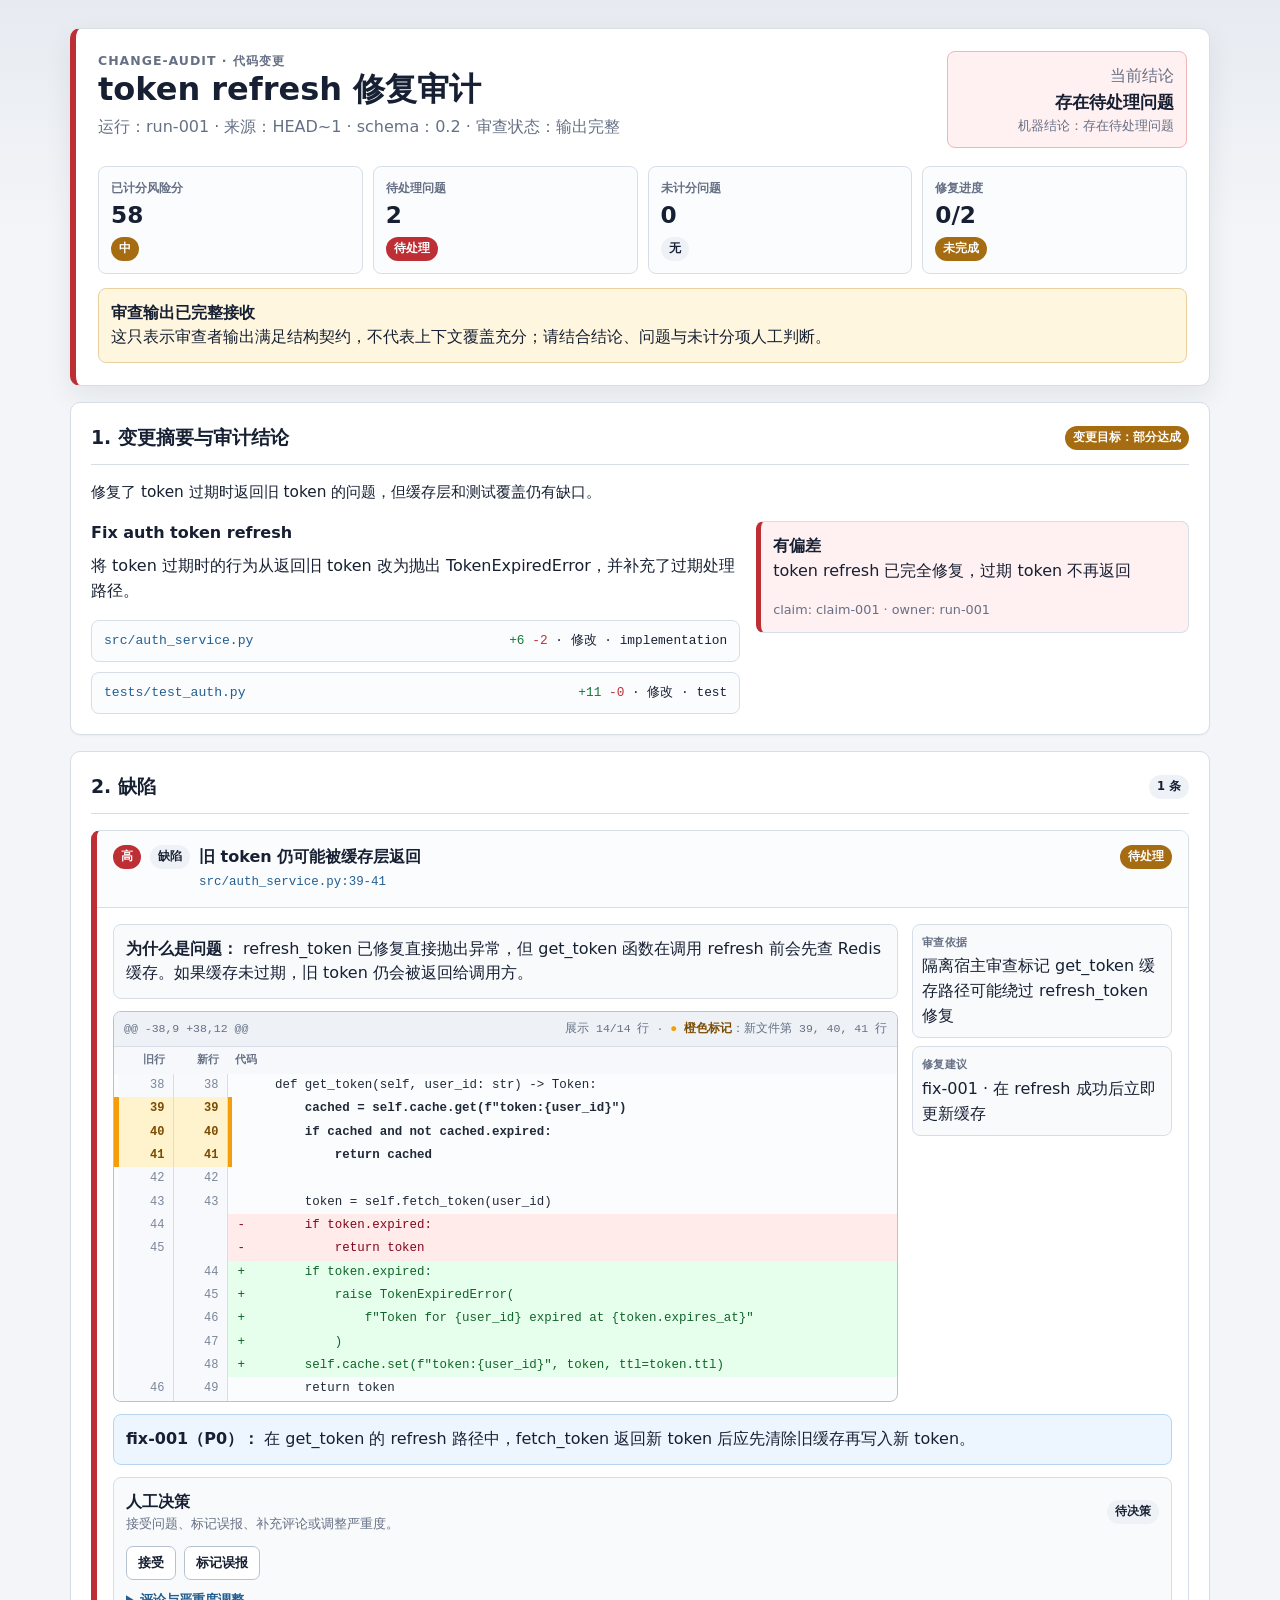
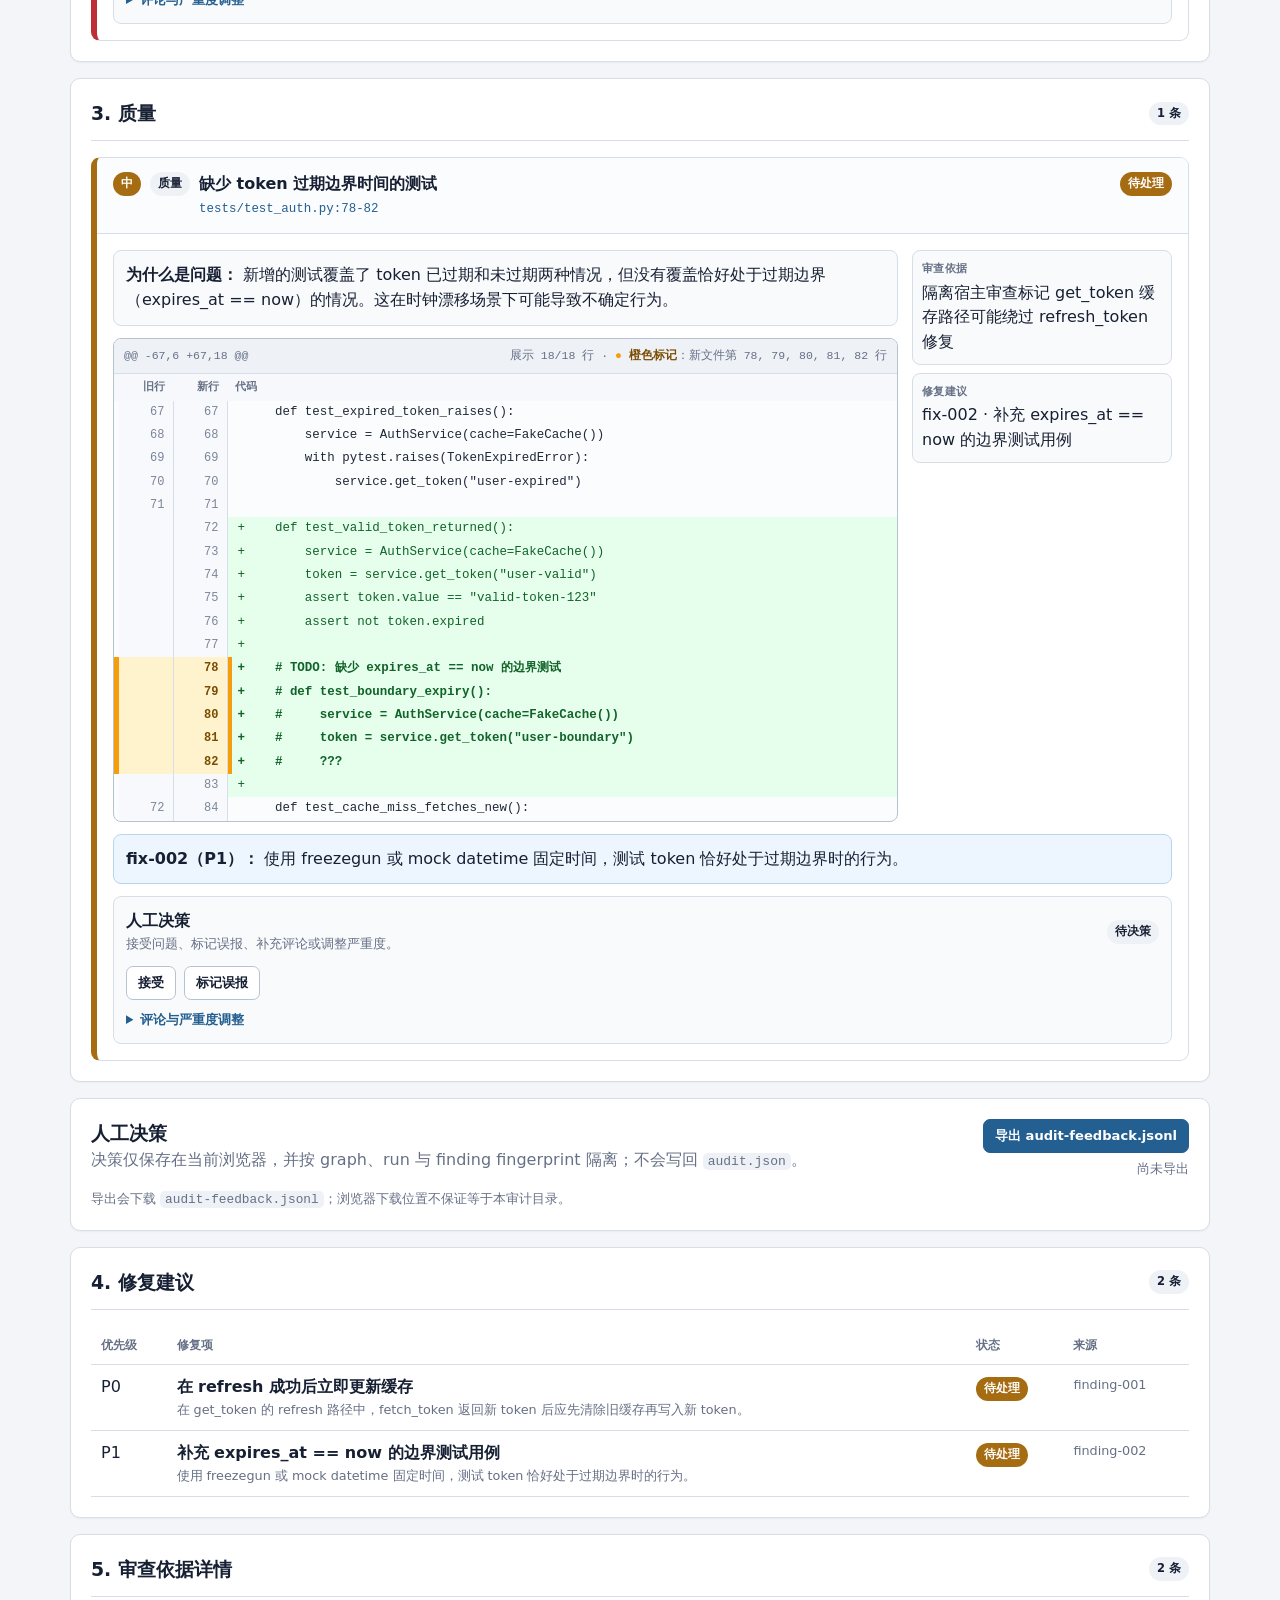
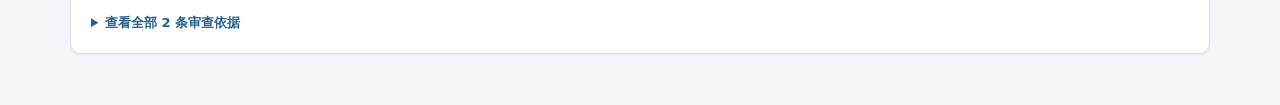
<file: docs/examples/hunk-context-demo/audit.html>
<!doctype html>
<html lang="zh-CN" data-renderer-version="0.2">
<head>
  <meta charset="utf-8">
  <meta name="viewport" content="width=device-width, initial-scale=1">
  <meta name="color-scheme" content="light">
  <title>token refresh 修复审计 · change-audit</title>
  <style>:root {
  color-scheme: light;
  --bg: #f3f5f8;
  --panel: #ffffff;
  --text: #172033;
  --muted: #667085;
  --line: #d7dee8;
  --line-strong: #b7c2d1;
  --green: #17753b;
  --green-soft: #e7f6ec;
  --red: #bd2f35;
  --red-soft: #fff0f1;
  --amber: #a66c12;
  --amber-soft: #fff6df;
  --blue: #245f91;
  --blue-soft: #edf6ff;
  --code-bg: #fbfcfe;
  --code-add-bg: #e6ffed;
  --code-del-bg: #ffebe9;
  --code-add-text: #116329;
  --code-del-text: #82071e;
  --focus: #0e7490;
}

* { box-sizing: border-box; }

html { scroll-behavior: smooth; }

body {
  margin: 0;
  overflow-x: hidden;
  background: linear-gradient(180deg, #e7ebf1 0, var(--bg) 230px);
  color: var(--text);
  font-family: ui-sans-serif, system-ui, -apple-system, BlinkMacSystemFont, "Segoe UI", sans-serif;
  line-height: 1.55;
}

a { color: var(--blue); }
h1, h2, h3, p { margin-top: 0; }
h1 { margin-bottom: 6px; font-size: clamp(1.65rem, 4vw, 2rem); line-height: 1.2; }
h2 { margin-bottom: 0; font-size: 1.18rem; }
h3 { margin-bottom: 8px; font-size: 1rem; }
code { padding: 1px 5px; border-radius: 5px; background: #eef2f7; }

.report-shell {
  display: grid;
  width: min(1180px, 100%);
  margin: 0 auto;
  padding: 28px 20px 52px;
  gap: 16px;
}

.panel,
.hero {
  min-width: 0;
  border: 1px solid var(--line);
  border-radius: 10px;
  background: var(--panel);
  box-shadow: 0 1px 2px rgba(23, 32, 51, .04);
}

.hero {
  padding: 22px;
  border-left: 6px solid var(--blue);
  box-shadow: 0 10px 28px rgba(23, 32, 51, .08);
}

.hero.concerns { border-left-color: var(--red); }
.hero.pass_candidate { border-left-color: var(--green); }
.hero.needs_human_triage { border-left-color: var(--amber); }
.hero.inconclusive { border-left-color: var(--blue); }

.hero-top,
.section-title {
  display: flex;
  align-items: flex-start;
  justify-content: space-between;
  gap: 16px;
}

.hero-copy { min-width: 0; overflow-wrap: anywhere; }

.kicker {
  color: var(--muted);
  font-size: .78rem;
  font-weight: 800;
  letter-spacing: .08em;
  text-transform: uppercase;
}

.muted,
.ref { color: var(--muted); }
.ref { font-size: .8rem; overflow-wrap: anywhere; }

.verdict-box {
  flex: 0 0 240px;
  padding: 12px;
  border: 1px solid var(--line-strong);
  border-radius: 8px;
  background: var(--blue-soft);
  text-align: right;
}

.verdict-box strong { display: block; font-size: 1.08rem; overflow-wrap: anywhere; }
.hero.concerns .verdict-box { border-color: #f0b5b7; background: var(--red-soft); }
.hero.pass_candidate .verdict-box { border-color: #acd8bb; background: var(--green-soft); }
.hero.needs_human_triage .verdict-box { border-color: #ead09f; background: var(--amber-soft); }

.metric-grid {
  display: grid;
  grid-template-columns: repeat(4, minmax(0, 1fr));
  gap: 10px;
  margin-top: 18px;
}

.metric {
  min-width: 0;
  min-height: 88px;
  padding: 12px;
  border: 1px solid var(--line);
  border-radius: 8px;
  background: #fbfcfe;
}

.metric > span:first-child { display: block; color: var(--muted); font-size: .75rem; font-weight: 750; }
.metric strong { display: block; margin: 4px 0 6px; font-size: 1.45rem; line-height: 1.15; overflow-wrap: anywhere; }

.panel { padding: 20px; }
.section-title { align-items: center; margin-bottom: 16px; padding-bottom: 12px; border-bottom: 1px solid var(--line); }

.badge {
  display: inline-flex;
  align-items: center;
  justify-content: center;
  min-height: 22px;
  padding: 3px 8px;
  border-radius: 999px;
  color: #fff;
  font-size: .72rem;
  font-weight: 800;
  white-space: nowrap;
}

.badge.ok { background: var(--green); }
.badge.risk { background: var(--red); }
.badge.warn { background: var(--amber); }
.badge.info { background: var(--blue); }
.badge.soft { color: var(--text); background: #eef2f7; }

.status-callout,
.claim,
.finding-note,
.fix-inline,
.feedback-placeholder {
  padding: 12px;
  border: 1px solid var(--line);
  border-radius: 8px;
  background: #f8fafc;
}

.status-callout { margin-top: 14px; }
.status-callout.clean { border-color: #acd8bb; background: var(--green-soft); }
.status-callout.warning { border-color: #ead09f; background: var(--amber-soft); }
.status-callout.failure { border-color: #f0b5b7; background: var(--red-soft); }

.overall-summary { margin-bottom: 16px; font-size: .96rem; }
.summary-grid { display: grid; grid-template-columns: 1.2fr .8fr; align-items: start; gap: 16px; }
.summary-grid p,
.summary-grid strong { overflow-wrap: anywhere; }
.change-files { margin-top: 12px; }
.change-files > summary { cursor: pointer; color: var(--blue); font-size: .84rem; font-weight: 800; }
.change-files[open] > summary { margin-bottom: 10px; }
.change-list { display: grid; gap: 10px; margin-top: 12px; }
.file-change { display: grid; grid-template-columns: minmax(0, 1fr) auto; gap: 10px; padding: 10px 12px; border: 1px solid var(--line); border-radius: 8px; background: #fbfcfe; }
.file-path { color: var(--blue); font-family: ui-monospace, SFMono-Regular, Menlo, Consolas, monospace; font-size: .82rem; overflow-wrap: anywhere; }
.diff-stat { font-family: ui-monospace, SFMono-Regular, Menlo, Consolas, monospace; font-size: .8rem; white-space: nowrap; }
.add { color: var(--green); }
.del { color: var(--red); }
.claim-list { display: grid; align-self: start; align-content: start; gap: 10px; }
.claim-empty { display: flex; align-items: center; justify-content: space-between; gap: 10px; padding: 9px 11px; }
.claim-empty .muted { font-size: .78rem; }
.claim[data-status="challenged"] { border-left: 5px solid var(--red); background: var(--red-soft); }
.claim[data-status="supported"] { border-left: 5px solid var(--green); background: var(--green-soft); }
.claim[data-status="partial"] { border-left: 5px solid var(--amber); background: var(--amber-soft); }

.finding-stack { display: grid; gap: 14px; }
.finding-card { min-width: 0; overflow: hidden; border: 1px solid var(--line); border-radius: 9px; background: #fff; }
.finding-card.high { border-left: 6px solid var(--red); }
.finding-card.medium { border-left: 6px solid var(--amber); }
.finding-card.low,
.finding-card.note { border-left: 6px solid var(--blue); }

.finding-header { display: grid; grid-template-columns: auto auto minmax(0, 1fr) auto; align-items: start; gap: 9px; padding: 14px 16px; border-bottom: 1px solid var(--line); background: #fbfcfe; }
.finding-title { display: block; font-weight: 800; overflow-wrap: anywhere; }
.location { display: block; margin-top: 3px; color: var(--blue); font-family: ui-monospace, SFMono-Regular, Menlo, Consolas, monospace; font-size: .78rem; overflow-wrap: anywhere; }
.finding-body { padding: 16px; }
.finding-layout { display: grid; grid-template-columns: minmax(0, 1fr) 260px; gap: 14px; }
.finding-note { margin-bottom: 12px; }
.unanchored { border-color: #ead09f; background: var(--amber-soft); }

.hunk { min-width: 0; overflow: hidden; border: 1px solid var(--line-strong); border-radius: 8px; background: var(--code-bg); }
.hunk-caption { display: flex; flex-wrap: wrap; justify-content: space-between; gap: 10px; padding: 8px 10px; border-bottom: 1px solid var(--line); background: #eef2f7; color: var(--muted); font-family: ui-monospace, SFMono-Regular, Menlo, Consolas, monospace; font-size: .72rem; }
.hunk-scroll { max-width: 100%; overflow-x: auto; overscroll-behavior-inline: contain; }
.hunk-table { width: 100%; min-width: 0; border-collapse: collapse; table-layout: fixed; }
.hunk-table th { padding: 5px 8px; background: #f6f8fb; color: var(--muted); font-size: .68rem; text-align: right; }
.hunk-table th:first-child { width: 5px; padding: 0; }
.hunk-table th:nth-child(2),
.hunk-table th:nth-child(3) { width: 54px; }
.hunk-table th:last-child { text-align: left; }
.hunk-table td { border: 0; padding: 0; vertical-align: top; }
.hunk-stripe { width: 5px; background: transparent; }
.hunk-line-active .hunk-stripe { background: #f59e0b; }
.hunk-line-active .hunk-num { color: #7a4b00; background: #fff3cd; font-weight: 800; }
.hunk-line-active .hunk-code { box-shadow: inset 4px 0 0 #f59e0b; font-weight: 700; }
.hunk-num { width: 54px; padding: 2px 8px !important; border-right: 1px solid var(--line) !important; color: #7a8699; background: #f7f9fc; font-family: ui-monospace, SFMono-Regular, Menlo, Consolas, monospace; font-size: .75rem; text-align: right; user-select: none; }
.hunk-code { padding: 2px 10px !important; color: #1f2937; font-family: ui-monospace, SFMono-Regular, Menlo, Consolas, monospace; font-size: .78rem; white-space: pre-wrap; overflow-wrap: anywhere; word-break: break-word; }
.hunk-add .hunk-code { color: var(--code-add-text); background: var(--code-add-bg); }
.hunk-delete .hunk-code { color: var(--code-del-text); background: var(--code-del-bg); }
.hunk-meta .hunk-code { color: var(--muted); background: #f7f9fc; font-style: italic; }
.hunk-omitted-cell { padding: 5px 10px !important; color: var(--muted); background: #eef2f7; font-family: ui-monospace, SFMono-Regular, Menlo, Consolas, monospace; font-size: .72rem; text-align: center; }
.hunk-hit-key { color: #7a4b00; font-weight: 800; }
.hunk-hit-key::before { content: "● "; color: #f59e0b; }

.chain { display: grid; align-content: start; gap: 8px; }
.chain-row { padding: 9px; border: 1px solid var(--line); border-radius: 8px; background: #f8fafc; overflow-wrap: anywhere; }
.chain-label { display: block; margin-bottom: 3px; color: var(--muted); font-size: .7rem; font-weight: 800; letter-spacing: .04em; text-transform: uppercase; }
.fix-inline { margin-top: 12px; border-color: #b8d5ef; background: var(--blue-soft); }
.feedback-placeholder { display: block; margin-top: 12px; }
.feedback-heading,
.feedback-toolbar,
.feedback-comment-actions { display: flex; align-items: center; justify-content: space-between; gap: 12px; }
.feedback-toolbar { align-items: flex-start; }
.feedback-toolbar p:last-child { margin-bottom: 0; }
.feedback-export-actions { display: grid; justify-items: end; gap: 6px; flex: 0 0 auto; }
.feedback-controls { display: grid; gap: 10px; margin-top: 10px; }
.feedback-actions { display: flex; flex-wrap: wrap; gap: 8px; margin-top: 12px; }
.feedback-more,
.evidence-details { margin-top: 10px; }
.feedback-more > summary,
.evidence-details > summary { cursor: pointer; color: var(--blue); font-size: .82rem; font-weight: 800; }
.feedback-controls label { display: grid; gap: 5px; color: var(--muted); font-size: .78rem; font-weight: 750; }
.feedback-controls select,
.feedback-controls textarea { width: 100%; border: 1px solid var(--line-strong); border-radius: 7px; background: #fff; color: var(--text); font: inherit; }
.feedback-controls select { min-height: 36px; padding: 6px 9px; }
.feedback-controls textarea { min-height: 78px; padding: 9px; resize: vertical; }
.button { min-height: 34px; padding: 6px 11px; border: 1px solid var(--line-strong); border-radius: 7px; background: #fff; color: var(--text); font: inherit; font-size: .82rem; font-weight: 750; cursor: pointer; }
.button:hover { border-color: var(--blue); background: var(--blue-soft); }
.button:focus-visible,
.feedback-controls select:focus-visible,
.feedback-controls textarea:focus-visible { outline: 3px solid color-mix(in srgb, var(--focus) 35%, transparent); outline-offset: 2px; }
.button[aria-pressed="true"] { border-color: var(--blue); background: var(--blue); color: #fff; }
.button.primary { border-color: var(--blue); background: var(--blue); color: #fff; }
.button.primary:hover { background: #194d77; }

.data-table-wrap { max-width: 100%; overflow-x: auto; }
.data-table { width: 100%; min-width: 620px; border-collapse: collapse; }
.data-table th,
.data-table td { padding: 10px; border-bottom: 1px solid var(--line); text-align: left; vertical-align: top; }
.data-table th { color: var(--muted); font-size: .74rem; text-transform: uppercase; }

@media (max-width: 780px) {
  .report-shell { padding: 16px 12px 36px; }
  .hero-top,
  .section-title,
  .feedback-toolbar,
  .feedback-heading,
  .feedback-comment-actions { flex-direction: column; align-items: flex-start; }
  .section-title { align-items: flex-start; }
  .feedback-export-actions { width: 100%; justify-items: start; }
  .verdict-box { width: 100%; flex-basis: auto; text-align: left; }
  .metric-grid { grid-template-columns: repeat(2, minmax(0, 1fr)); }
  .summary-grid,
  .finding-layout { grid-template-columns: minmax(0, 1fr); }
  .finding-header { grid-template-columns: auto minmax(0, 1fr) auto; }
  .finding-header .category-badge { display: none; }
  .file-change { grid-template-columns: minmax(0, 1fr); }
  .diff-stat { white-space: normal; }
}

@media (max-width: 330px) {
  .metric-grid { grid-template-columns: minmax(0, 1fr); }
}

@media (max-width: 420px) {
  .panel,
  .hero { padding: 15px; }
  .finding-body { padding: 12px; }
  .claim-empty { align-items: flex-start; flex-direction: column; }
}

@media (prefers-reduced-motion: reduce) {
  *, *::before, *::after {
    scroll-behavior: auto !important;
    animation-duration: .01ms !important;
    animation-iteration-count: 1 !important;
    transition-duration: .01ms !important;
  }
}
</style>
</head>
<body>
  <main class="report-shell" data-graph-id="audit:hunk-context-demo:20260708" data-run-id="run-001">
    <header class="hero concerns" data-node-id="run-001" data-node-type="run">
      <div class="hero-top">
        <div class="hero-copy">
          <div class="kicker">change-audit · 代码变更</div>
          <h1>token refresh 修复审计</h1>
          <div class="muted">
运行：run-001 ·             来源：HEAD~1 · schema：0.2 · 审查状态：输出完整
          </div>
        </div>
        <div class="verdict-box">
          <span class="muted">当前结论</span>
          <strong>存在待处理问题</strong>
          <div class="ref">机器结论：存在待处理问题</div>
        </div>
      </div>

      <div class="metric-grid">
        <div class="metric">
          <span>已计分风险分</span>
          <strong>58</strong>
          <span class="badge warn">中</span>
        </div>
        <div class="metric">
          <span>待处理问题</span>
          <strong>2</strong>
          <span class="badge risk">待处理</span>
        </div>
        <div class="metric">
          <span>未计分问题</span>
          <strong>0</strong>
          <span class="badge soft">无</span>
        </div>
        <div class="metric">
          <span>修复进度</span>
          <strong>0/2</strong>
          <span class="badge warn">未完成</span>
        </div>
      </div>

      <div class="status-callout warning">
        <strong>审查输出已完整接收</strong>
        <div>这只表示审查者输出满足结构契约，不代表上下文覆盖充分；请结合结论、问题与未计分项人工判断。</div>
      </div>
    </header>

    <section class="panel" data-node-id="change-001" data-node-type="change">
      <div class="section-title">
        <h2>1. 变更摘要与审计结论</h2>
        <span class="badge warn">变更目标：部分达成</span>
      </div>
<p class="overall-summary">修复了 token 过期时返回旧 token 的问题，但缓存层和测试覆盖仍有缺口。</p>      <div class="summary-grid">
        <div>
            <article data-node-id="change-001" data-node-type="change" data-edge-id="edge-001">
              <h3>Fix auth token refresh</h3>
              <p>将 token 过期时的行为从返回旧 token 改为抛出 TokenExpiredError，并补充了过期处理路径。</p>
            </article>
          <div class="change-list">
            <div class="file-change" data-node-id="file-auth-service" data-node-type="file" data-edge-id="edge-002">
              <span class="file-path">src/auth_service.py</span>
              <span class="diff-stat">
                <span class="add">+6</span>
                <span class="del">-2</span>
                · 修改 · implementation              </span>
            </div>
            <div class="file-change" data-node-id="file-auth-test" data-node-type="file" data-edge-id="edge-003">
              <span class="file-path">tests/test_auth.py</span>
              <span class="diff-stat">
                <span class="add">+11</span>
                <span class="del">-0</span>
                · 修改 · test              </span>
            </div>
          </div>
        </div>
        <div class="claim-list">
          <div class="claim" data-node-id="run-001" data-claim-id="claim-001" data-status="challenged">
            <strong>有偏差</strong>
            <p>token refresh 已完全修复，过期 token 不再返回</p>
            <div class="ref">claim: claim-001 · owner: run-001</div>
          </div>
        </div>
      </div>
    </section>

    <section class="panel findings-section" data-category="bug">
      <div class="section-title">
        <h2>2. 缺陷</h2>
        <span class="badge soft">1 条</span>
      </div>
      <div class="finding-stack">
        <article class="finding-card high" data-node-id="finding-001" data-node-type="finding" data-category="bug" data-severity="high" data-fingerprint="sha256:8dff2181ef31abd0da2e48485f1809dbaf5379d69f89335c89ae1a09465ae681" data-edge-id="edge-004">
          <div class="finding-header">
            <span class="badge risk">高</span>
            <span class="badge soft category-badge">缺陷</span>
            <div>
              <span class="finding-title">旧 token 仍可能被缓存层返回</span>
              <span class="location">
src/auth_service.py:39-41              </span>
            </div>
            <span class="badge warn">待处理</span>
          </div>
          <div class="finding-body">
            <div class="finding-layout">
              <div>
                <div class="finding-note">
<strong>为什么是问题：</strong>                  refresh_token 已修复直接抛出异常，但 get_token 函数在调用 refresh 前会先查 Redis 缓存。如果缓存未过期，旧 token 仍会被返回给调用方。
                </div>

                <div class="hunk" data-hunk-id="hunk:src/auth_service.py:38:1">
                  <div class="hunk-caption">
                    <span>@@ -38,9 +38,12 @@</span>
                    <span>展示 14/14 行 · <span class="hunk-hit-key">橙色标记</span>：新文件第 39, 40, 41 行</span>
                  </div>
                  <div class="hunk-scroll">
                    <table class="hunk-table" aria-label="可信 unified diff 证据">
                      <thead><tr><th></th><th>旧行</th><th>新行</th><th>代码</th></tr></thead>
                      <tbody>
                        <tr class="hunk-context">
                          <td class="hunk-stripe"></td>
                          <td class="hunk-num">38</td>
                          <td class="hunk-num">38</td>
                          <td class="hunk-code">     def get_token(self, user_id: str) -&gt; Token:</td>
                        </tr>
                        <tr class="hunk-context hunk-line-active" data-highlighted="true">
                          <td class="hunk-stripe"></td>
                          <td class="hunk-num">39</td>
                          <td class="hunk-num">39</td>
                          <td class="hunk-code">         cached = self.cache.get(f&#34;token:{user_id}&#34;)</td>
                        </tr>
                        <tr class="hunk-context hunk-line-active" data-highlighted="true">
                          <td class="hunk-stripe"></td>
                          <td class="hunk-num">40</td>
                          <td class="hunk-num">40</td>
                          <td class="hunk-code">         if cached and not cached.expired:</td>
                        </tr>
                        <tr class="hunk-context hunk-line-active" data-highlighted="true">
                          <td class="hunk-stripe"></td>
                          <td class="hunk-num">41</td>
                          <td class="hunk-num">41</td>
                          <td class="hunk-code">             return cached</td>
                        </tr>
                        <tr class="hunk-context">
                          <td class="hunk-stripe"></td>
                          <td class="hunk-num">42</td>
                          <td class="hunk-num">42</td>
                          <td class="hunk-code"> </td>
                        </tr>
                        <tr class="hunk-context">
                          <td class="hunk-stripe"></td>
                          <td class="hunk-num">43</td>
                          <td class="hunk-num">43</td>
                          <td class="hunk-code">         token = self.fetch_token(user_id)</td>
                        </tr>
                        <tr class="hunk-delete">
                          <td class="hunk-stripe"></td>
                          <td class="hunk-num">44</td>
                          <td class="hunk-num"></td>
                          <td class="hunk-code">-        if token.expired:</td>
                        </tr>
                        <tr class="hunk-delete">
                          <td class="hunk-stripe"></td>
                          <td class="hunk-num">45</td>
                          <td class="hunk-num"></td>
                          <td class="hunk-code">-            return token</td>
                        </tr>
                        <tr class="hunk-add">
                          <td class="hunk-stripe"></td>
                          <td class="hunk-num"></td>
                          <td class="hunk-num">44</td>
                          <td class="hunk-code">+        if token.expired:</td>
                        </tr>
                        <tr class="hunk-add">
                          <td class="hunk-stripe"></td>
                          <td class="hunk-num"></td>
                          <td class="hunk-num">45</td>
                          <td class="hunk-code">+            raise TokenExpiredError(</td>
                        </tr>
                        <tr class="hunk-add">
                          <td class="hunk-stripe"></td>
                          <td class="hunk-num"></td>
                          <td class="hunk-num">46</td>
                          <td class="hunk-code">+                f&#34;Token for {user_id} expired at {token.expires_at}&#34;</td>
                        </tr>
                        <tr class="hunk-add">
                          <td class="hunk-stripe"></td>
                          <td class="hunk-num"></td>
                          <td class="hunk-num">47</td>
                          <td class="hunk-code">+            )</td>
                        </tr>
                        <tr class="hunk-add">
                          <td class="hunk-stripe"></td>
                          <td class="hunk-num"></td>
                          <td class="hunk-num">48</td>
                          <td class="hunk-code">+        self.cache.set(f&#34;token:{user_id}&#34;, token, ttl=token.ttl)</td>
                        </tr>
                        <tr class="hunk-context">
                          <td class="hunk-stripe"></td>
                          <td class="hunk-num">46</td>
                          <td class="hunk-num">49</td>
                          <td class="hunk-code">         return token</td>
                        </tr>
                      </tbody>
                    </table>
                  </div>
                </div>
              </div>

              <aside class="chain">
                <div class="chain-row">
                  <span class="chain-label">审查依据</span>
                  <span data-node-id="evidence-002" data-node-type="evidence" data-edge-id="edge-008">隔离宿主审查标记 get_token 缓存路径可能绕过 refresh_token 修复</span>
                </div>
                <div class="chain-row">
                  <span class="chain-label">修复建议</span>
                  <span data-node-id="fix-001" data-node-type="fix" data-edge-id="edge-006">fix-001 · 在 refresh 成功后立即更新缓存</span>
                </div>
              </aside>
            </div>

            <div class="fix-inline" data-node-id="fix-001" data-node-type="fix">
              <strong>fix-001（P0）：</strong> 在 get_token 的 refresh 路径中，fetch_token 返回新 token 后应先清除旧缓存再写入新 token。
            </div>

            <div class="feedback-placeholder" data-feedback-for="finding-001" data-fingerprint="sha256:8dff2181ef31abd0da2e48485f1809dbaf5379d69f89335c89ae1a09465ae681">
              <div class="feedback-heading">
                <div><strong>人工决策</strong><div class="ref">接受问题、标记误报、补充评论或调整严重度。</div></div>
                <span class="badge soft" data-feedback-state>待决策</span>
              </div>
              <div class="feedback-actions" role="group" aria-label="问题决策">
                <button type="button" class="button" data-feedback-action="accept" aria-pressed="false">接受</button>
                <button type="button" class="button" data-feedback-action="false_positive" aria-pressed="false">标记误报</button>
              </div>
              <details class="feedback-more">
                <summary>评论与严重度调整</summary>
                <div class="feedback-controls">
                <label>
                  严重度调整
                  <select data-feedback-severity>
                    <option value="">保持原值</option>
                    <option value="high">高</option>
                    <option value="medium">中</option>
                    <option value="low">低</option>
                    <option value="note">提示</option>
                  </select>
                </label>
                <label>
                  评论
                  <textarea rows="3" maxlength="2000" placeholder="可选；清空后保存会移除已有评论" data-feedback-comment></textarea>
                </label>
                <div class="feedback-comment-actions">
                  <button type="button" class="button" data-feedback-action="comment">保存评论</button>
                  <span class="ref" role="status" aria-live="polite" data-feedback-message>尚未记录决策</span>
                </div>
                </div>
              </details>
            </div>
          </div>
        </article>
      </div>
    </section>
    <section class="panel findings-section" data-category="quality">
      <div class="section-title">
        <h2>3. 质量</h2>
        <span class="badge soft">1 条</span>
      </div>
      <div class="finding-stack">
        <article class="finding-card medium" data-node-id="finding-002" data-node-type="finding" data-category="quality" data-severity="medium" data-fingerprint="sha256:8eb3f0b05ecd189b40e9ea87341cf6342f122ace30645f1e0802a5972687faff" data-edge-id="edge-005">
          <div class="finding-header">
            <span class="badge warn">中</span>
            <span class="badge soft category-badge">质量</span>
            <div>
              <span class="finding-title">缺少 token 过期边界时间的测试</span>
              <span class="location">
tests/test_auth.py:78-82              </span>
            </div>
            <span class="badge warn">待处理</span>
          </div>
          <div class="finding-body">
            <div class="finding-layout">
              <div>
                <div class="finding-note">
<strong>为什么是问题：</strong>                  新增的测试覆盖了 token 已过期和未过期两种情况，但没有覆盖恰好处于过期边界（expires_at == now）的情况。这在时钟漂移场景下可能导致不确定行为。
                </div>

                <div class="hunk" data-hunk-id="hunk:tests/test_auth.py:67:1">
                  <div class="hunk-caption">
                    <span>@@ -67,6 +67,18 @@</span>
                    <span>展示 18/18 行 · <span class="hunk-hit-key">橙色标记</span>：新文件第 78, 79, 80, 81, 82 行</span>
                  </div>
                  <div class="hunk-scroll">
                    <table class="hunk-table" aria-label="可信 unified diff 证据">
                      <thead><tr><th></th><th>旧行</th><th>新行</th><th>代码</th></tr></thead>
                      <tbody>
                        <tr class="hunk-context">
                          <td class="hunk-stripe"></td>
                          <td class="hunk-num">67</td>
                          <td class="hunk-num">67</td>
                          <td class="hunk-code">     def test_expired_token_raises():</td>
                        </tr>
                        <tr class="hunk-context">
                          <td class="hunk-stripe"></td>
                          <td class="hunk-num">68</td>
                          <td class="hunk-num">68</td>
                          <td class="hunk-code">         service = AuthService(cache=FakeCache())</td>
                        </tr>
                        <tr class="hunk-context">
                          <td class="hunk-stripe"></td>
                          <td class="hunk-num">69</td>
                          <td class="hunk-num">69</td>
                          <td class="hunk-code">         with pytest.raises(TokenExpiredError):</td>
                        </tr>
                        <tr class="hunk-context">
                          <td class="hunk-stripe"></td>
                          <td class="hunk-num">70</td>
                          <td class="hunk-num">70</td>
                          <td class="hunk-code">             service.get_token(&#34;user-expired&#34;)</td>
                        </tr>
                        <tr class="hunk-context">
                          <td class="hunk-stripe"></td>
                          <td class="hunk-num">71</td>
                          <td class="hunk-num">71</td>
                          <td class="hunk-code"> </td>
                        </tr>
                        <tr class="hunk-add">
                          <td class="hunk-stripe"></td>
                          <td class="hunk-num"></td>
                          <td class="hunk-num">72</td>
                          <td class="hunk-code">+    def test_valid_token_returned():</td>
                        </tr>
                        <tr class="hunk-add">
                          <td class="hunk-stripe"></td>
                          <td class="hunk-num"></td>
                          <td class="hunk-num">73</td>
                          <td class="hunk-code">+        service = AuthService(cache=FakeCache())</td>
                        </tr>
                        <tr class="hunk-add">
                          <td class="hunk-stripe"></td>
                          <td class="hunk-num"></td>
                          <td class="hunk-num">74</td>
                          <td class="hunk-code">+        token = service.get_token(&#34;user-valid&#34;)</td>
                        </tr>
                        <tr class="hunk-add">
                          <td class="hunk-stripe"></td>
                          <td class="hunk-num"></td>
                          <td class="hunk-num">75</td>
                          <td class="hunk-code">+        assert token.value == &#34;valid-token-123&#34;</td>
                        </tr>
                        <tr class="hunk-add">
                          <td class="hunk-stripe"></td>
                          <td class="hunk-num"></td>
                          <td class="hunk-num">76</td>
                          <td class="hunk-code">+        assert not token.expired</td>
                        </tr>
                        <tr class="hunk-add">
                          <td class="hunk-stripe"></td>
                          <td class="hunk-num"></td>
                          <td class="hunk-num">77</td>
                          <td class="hunk-code">+</td>
                        </tr>
                        <tr class="hunk-add hunk-line-active" data-highlighted="true">
                          <td class="hunk-stripe"></td>
                          <td class="hunk-num"></td>
                          <td class="hunk-num">78</td>
                          <td class="hunk-code">+    # TODO: 缺少 expires_at == now 的边界测试</td>
                        </tr>
                        <tr class="hunk-add hunk-line-active" data-highlighted="true">
                          <td class="hunk-stripe"></td>
                          <td class="hunk-num"></td>
                          <td class="hunk-num">79</td>
                          <td class="hunk-code">+    # def test_boundary_expiry():</td>
                        </tr>
                        <tr class="hunk-add hunk-line-active" data-highlighted="true">
                          <td class="hunk-stripe"></td>
                          <td class="hunk-num"></td>
                          <td class="hunk-num">80</td>
                          <td class="hunk-code">+    #     service = AuthService(cache=FakeCache())</td>
                        </tr>
                        <tr class="hunk-add hunk-line-active" data-highlighted="true">
                          <td class="hunk-stripe"></td>
                          <td class="hunk-num"></td>
                          <td class="hunk-num">81</td>
                          <td class="hunk-code">+    #     token = service.get_token(&#34;user-boundary&#34;)</td>
                        </tr>
                        <tr class="hunk-add hunk-line-active" data-highlighted="true">
                          <td class="hunk-stripe"></td>
                          <td class="hunk-num"></td>
                          <td class="hunk-num">82</td>
                          <td class="hunk-code">+    #     ???</td>
                        </tr>
                        <tr class="hunk-add">
                          <td class="hunk-stripe"></td>
                          <td class="hunk-num"></td>
                          <td class="hunk-num">83</td>
                          <td class="hunk-code">+</td>
                        </tr>
                        <tr class="hunk-context">
                          <td class="hunk-stripe"></td>
                          <td class="hunk-num">72</td>
                          <td class="hunk-num">84</td>
                          <td class="hunk-code">     def test_cache_miss_fetches_new():</td>
                        </tr>
                      </tbody>
                    </table>
                  </div>
                </div>
              </div>

              <aside class="chain">
                <div class="chain-row">
                  <span class="chain-label">审查依据</span>
                  <span data-node-id="evidence-002" data-node-type="evidence" data-edge-id="edge-009">隔离宿主审查标记 get_token 缓存路径可能绕过 refresh_token 修复</span>
                </div>
                <div class="chain-row">
                  <span class="chain-label">修复建议</span>
                  <span data-node-id="fix-002" data-node-type="fix" data-edge-id="edge-007">fix-002 · 补充 expires_at == now 的边界测试用例</span>
                </div>
              </aside>
            </div>

            <div class="fix-inline" data-node-id="fix-002" data-node-type="fix">
              <strong>fix-002（P1）：</strong> 使用 freezegun 或 mock datetime 固定时间，测试 token 恰好处于过期边界时的行为。
            </div>

            <div class="feedback-placeholder" data-feedback-for="finding-002" data-fingerprint="sha256:8eb3f0b05ecd189b40e9ea87341cf6342f122ace30645f1e0802a5972687faff">
              <div class="feedback-heading">
                <div><strong>人工决策</strong><div class="ref">接受问题、标记误报、补充评论或调整严重度。</div></div>
                <span class="badge soft" data-feedback-state>待决策</span>
              </div>
              <div class="feedback-actions" role="group" aria-label="问题决策">
                <button type="button" class="button" data-feedback-action="accept" aria-pressed="false">接受</button>
                <button type="button" class="button" data-feedback-action="false_positive" aria-pressed="false">标记误报</button>
              </div>
              <details class="feedback-more">
                <summary>评论与严重度调整</summary>
                <div class="feedback-controls">
                <label>
                  严重度调整
                  <select data-feedback-severity>
                    <option value="">保持原值</option>
                    <option value="high">高</option>
                    <option value="medium">中</option>
                    <option value="low">低</option>
                    <option value="note">提示</option>
                  </select>
                </label>
                <label>
                  评论
                  <textarea rows="3" maxlength="2000" placeholder="可选；清空后保存会移除已有评论" data-feedback-comment></textarea>
                </label>
                <div class="feedback-comment-actions">
                  <button type="button" class="button" data-feedback-action="comment">保存评论</button>
                  <span class="ref" role="status" aria-live="polite" data-feedback-message>尚未记录决策</span>
                </div>
                </div>
              </details>
            </div>
          </div>
        </article>
      </div>
    </section>

    <section class="panel feedback-toolbar" aria-labelledby="feedback-export-title">
      <div>
        <h2 id="feedback-export-title">人工决策</h2>
        <p class="muted">决策仅保存在当前浏览器，并按 graph、run 与 finding fingerprint 隔离；不会写回 <code>audit.json</code>。</p>
        <p class="ref">导出会下载 <code>audit-feedback.jsonl</code>；浏览器下载位置不保证等于本审计目录。</p>
      </div>
      <div class="feedback-export-actions">
        <button type="button" class="button primary" data-feedback-export>导出 audit-feedback.jsonl</button>
        <span class="ref" role="status" aria-live="polite" data-feedback-export-status>尚未导出</span>
      </div>
    </section>

    <section class="panel">
      <div class="section-title">
        <h2>4. 修复建议</h2>
        <span class="badge soft">2 条</span>
      </div>
      <div class="data-table-wrap">
        <table class="data-table">
          <thead><tr><th>优先级</th><th>修复项</th><th>状态</th><th>来源</th></tr></thead>
          <tbody>
            <tr data-node-id="fix-001" data-node-type="fix">
              <td>P0</td>
              <td><strong>在 refresh 成功后立即更新缓存</strong><div class="ref">在 get_token 的 refresh 路径中，fetch_token 返回新 token 后应先清除旧缓存再写入新 token。</div></td>
              <td><span class="badge warn">待处理</span></td>
              <td class="ref">finding-001</td>
            </tr>
            <tr data-node-id="fix-002" data-node-type="fix">
              <td>P1</td>
              <td><strong>补充 expires_at == now 的边界测试用例</strong><div class="ref">使用 freezegun 或 mock datetime 固定时间，测试 token 恰好处于过期边界时的行为。</div></td>
              <td><span class="badge warn">待处理</span></td>
              <td class="ref">finding-002</td>
            </tr>
          </tbody>
        </table>
      </div>
    </section>


    <section class="panel">
      <div class="section-title">
        <h2>5. 审查依据详情</h2>
        <span class="badge soft">2 条</span>
      </div>
      <details class="evidence-details">
        <summary>查看全部 2 条审查依据</summary>
      <div class="data-table-wrap">
        <table class="data-table">
          <thead><tr><th>证据</th><th>来源</th><th>状态</th><th>关联</th></tr></thead>
          <tbody>
            <tr data-node-id="evidence-001" data-node-type="evidence" data-status="pass">
              <td>pytest tests/test_auth.py — 4 passed, 0 failed</td>
              <td>pytest</td>
              <td><span class="badge ok">通过</span></td>
              <td class="ref">—</td>
            </tr>
            <tr data-node-id="evidence-002" data-node-type="evidence" data-status="fail">
              <td>隔离宿主审查标记 get_token 缓存路径可能绕过 refresh_token 修复</td>
              <td>隔离宿主审查</td>
              <td><span class="badge risk">发现问题</span></td>
              <td class="ref">finding-001, finding-002</td>
            </tr>
          </tbody>
        </table>
      </div>
      </details>
    </section>
  </main>
  <script>(function attachChangeAuditFeedback(root, factory) {
  "use strict";
  const api = factory();
  if (typeof module !== "undefined" && module.exports) {
    module.exports = api;
  }
  if (root) {
    root.ChangeAuditFeedback = api;
    if (root.document) {
      api.init(root.document, root);
    }
  }
})(typeof window !== "undefined" ? window : null, function createChangeAuditFeedback() {
  "use strict";

  const PREFIX = "change-audit.feedback.v1";
  const SEVERITIES = new Set(["high", "medium", "low", "note"]);

  function storageKey(identity) {
    return [PREFIX, identity.graph_id, identity.run_id, identity.fingerprint]
      .map((value) => encodeURIComponent(String(value)))
      .join(":");
  }

  function defaultState(identity) {
    return {
      graph_id: identity.graph_id,
      run_id: identity.run_id,
      target_type: "finding",
      target_id: identity.target_id,
      fingerprint: identity.fingerprint,
      disposition: null,
      comment: "",
      severity_override: null,
      timestamps: {},
      updated_at: null,
    };
  }

  function matchesIdentity(state, identity) {
    return state
      && state.graph_id === identity.graph_id
      && state.run_id === identity.run_id
      && state.target_id === identity.target_id
      && state.fingerprint === identity.fingerprint;
  }

  function validState(state, identity) {
    if (!matchesIdentity(state, identity) || state.target_type !== "finding") return false;
    if (![null, "accept", "false_positive"].includes(state.disposition)) return false;
    if (typeof state.comment !== "string") return false;
    if (state.severity_override !== null && !SEVERITIES.has(state.severity_override)) return false;
    if (!state.timestamps || typeof state.timestamps !== "object") return false;
    if (state.disposition && typeof state.timestamps.disposition !== "string") return false;
    if (state.comment && typeof state.timestamps.comment !== "string") return false;
    if (state.severity_override && typeof state.timestamps.severity_override !== "string") return false;
    return true;
  }

  function loadState(storage, identity) {
    try {
      const raw = storage.getItem(storageKey(identity));
      if (!raw) return defaultState(identity);
      const state = JSON.parse(raw);
      return validState(state, identity) ? state : defaultState(identity);
    } catch (_error) {
      return defaultState(identity);
    }
  }

  function saveState(storage, state) {
    storage.setItem(storageKey(state), JSON.stringify(state));
    return state;
  }

  function applyAction(state, action, value, now) {
    const next = JSON.parse(JSON.stringify(state));
    const timestamp = now || new Date().toISOString();
    if (action === "accept" || action === "false_positive") {
      next.disposition = action;
      next.timestamps.disposition = timestamp;
    } else if (action === "comment") {
      next.comment = String(value || "").trim();
      if (next.comment) next.timestamps.comment = timestamp;
      else delete next.timestamps.comment;
    } else if (action === "severity_override") {
      const severity = String(value || "");
      if (severity && !SEVERITIES.has(severity)) {
        throw new Error("invalid severity override");
      }
      next.severity_override = severity || null;
      if (next.severity_override) next.timestamps.severity_override = timestamp;
      else delete next.timestamps.severity_override;
    } else {
      throw new Error("unknown feedback action");
    }
    next.updated_at = timestamp;
    return next;
  }

  function baseEvent(state, action, createdAt) {
    return {
      target_type: "finding",
      target_id: state.target_id,
      action,
      fingerprint: state.fingerprint,
      graph_id: state.graph_id,
      run_id: state.run_id,
      created_at: createdAt,
    };
  }

  function stateToEvents(state) {
    const events = [];
    if (state.disposition) {
      events.push(baseEvent(state, state.disposition, state.timestamps.disposition));
    }
    if (state.comment) {
      events.push({
        ...baseEvent(state, "comment", state.timestamps.comment),
        comment: state.comment,
      });
    }
    if (state.severity_override) {
      events.push({
        ...baseEvent(state, "severity_override", state.timestamps.severity_override),
        severity: state.severity_override,
      });
    }
    return events;
  }

  function exportJsonl(states) {
    const lines = states.flatMap(stateToEvents).map((event) => JSON.stringify(event));
    return lines.length ? `${lines.join("\n")}\n` : "";
  }

  function memoryStorage() {
    const values = new Map();
    return {
      getItem(key) { return values.has(key) ? values.get(key) : null; },
      setItem(key, value) { values.set(key, String(value)); },
    };
  }

  function renderState(panel, state, syncInputs) {
    panel.querySelectorAll("[data-feedback-action='accept'], [data-feedback-action='false_positive']")
      .forEach((button) => {
        button.setAttribute("aria-pressed", String(button.dataset.feedbackAction === state.disposition));
      });
    const badge = panel.querySelector("[data-feedback-state]");
    const displayState = state.disposition
      || (state.comment || state.severity_override ? "edited" : "pending");
    badge.textContent = {
      accept: "已接受",
      false_positive: "已标记误报",
      edited: "已编辑",
      pending: "待决策",
    }[displayState];
    if (syncInputs) {
      panel.querySelector("[data-feedback-comment]").value = state.comment || "";
      panel.querySelector("[data-feedback-severity]").value = state.severity_override || "";
    }
  }

  function init(documentObject, rootObject) {
    const shell = documentObject.querySelector("[data-graph-id][data-run-id]");
    if (!shell) return;
    let storage;
    try {
      storage = rootObject.localStorage;
      const probe = `${PREFIX}:probe`;
      storage.setItem(probe, "1");
      storage.removeItem(probe);
    } catch (_error) {
      storage = memoryStorage();
    }

    const panels = Array.from(documentObject.querySelectorAll("[data-feedback-for][data-fingerprint]"));
    const entries = panels.map((panel) => {
      const identity = {
        graph_id: shell.dataset.graphId,
        run_id: shell.dataset.runId,
        target_id: panel.dataset.feedbackFor,
        fingerprint: panel.dataset.fingerprint,
      };
      let state = loadState(storage, identity);
      renderState(panel, state, true);
      const message = panel.querySelector("[data-feedback-message]");

      panel.querySelectorAll("[data-feedback-action]").forEach((button) => {
        button.addEventListener("click", () => {
          const action = button.dataset.feedbackAction;
          const value = action === "comment"
            ? panel.querySelector("[data-feedback-comment]").value
            : null;
          state = applyAction(state, action, value);
          try { saveState(storage, state); } catch (_error) { /* in-memory state remains usable */ }
          renderState(panel, state, false);
          message.textContent = action === "comment" && !state.comment ? "评论已移除" : "决策已保存在当前浏览器";
        });
      });
      panel.querySelector("[data-feedback-severity]").addEventListener("change", (event) => {
        state = applyAction(state, "severity_override", event.target.value);
        try { saveState(storage, state); } catch (_error) { /* in-memory state remains usable */ }
        renderState(panel, state, false);
        message.textContent = state.severity_override ? "严重度调整已保存" : "已恢复原严重度";
      });
      return { getState: () => state };
    });

    const exportButton = documentObject.querySelector("[data-feedback-export]");
    const exportStatus = documentObject.querySelector("[data-feedback-export-status]");
    if (exportButton && exportStatus) {
      exportButton.addEventListener("click", () => {
        const jsonl = exportJsonl(entries.map((entry) => entry.getState()));
        if (!jsonl) {
          exportStatus.textContent = "暂无可导出的决策";
          return;
        }
        const blob = new rootObject.Blob([jsonl], { type: "application/x-ndjson;charset=utf-8" });
        const url = rootObject.URL.createObjectURL(blob);
        const link = documentObject.createElement("a");
        link.href = url;
        link.download = "audit-feedback.jsonl";
        documentObject.body.appendChild(link);
        link.click();
        link.remove();
        rootObject.URL.revokeObjectURL(url);
        exportStatus.textContent = `已导出 ${jsonl.trimEnd().split("\n").length} 条决策`;
      });
    }
    documentObject.documentElement.dataset.changeAuditReady = "true";
  }

  return {
    PREFIX,
    applyAction,
    defaultState,
    exportJsonl,
    init,
    loadState,
    memoryStorage,
    saveState,
    stateToEvents,
    storageKey,
    validState,
  };
});
</script>
</body>
</html>
</file>
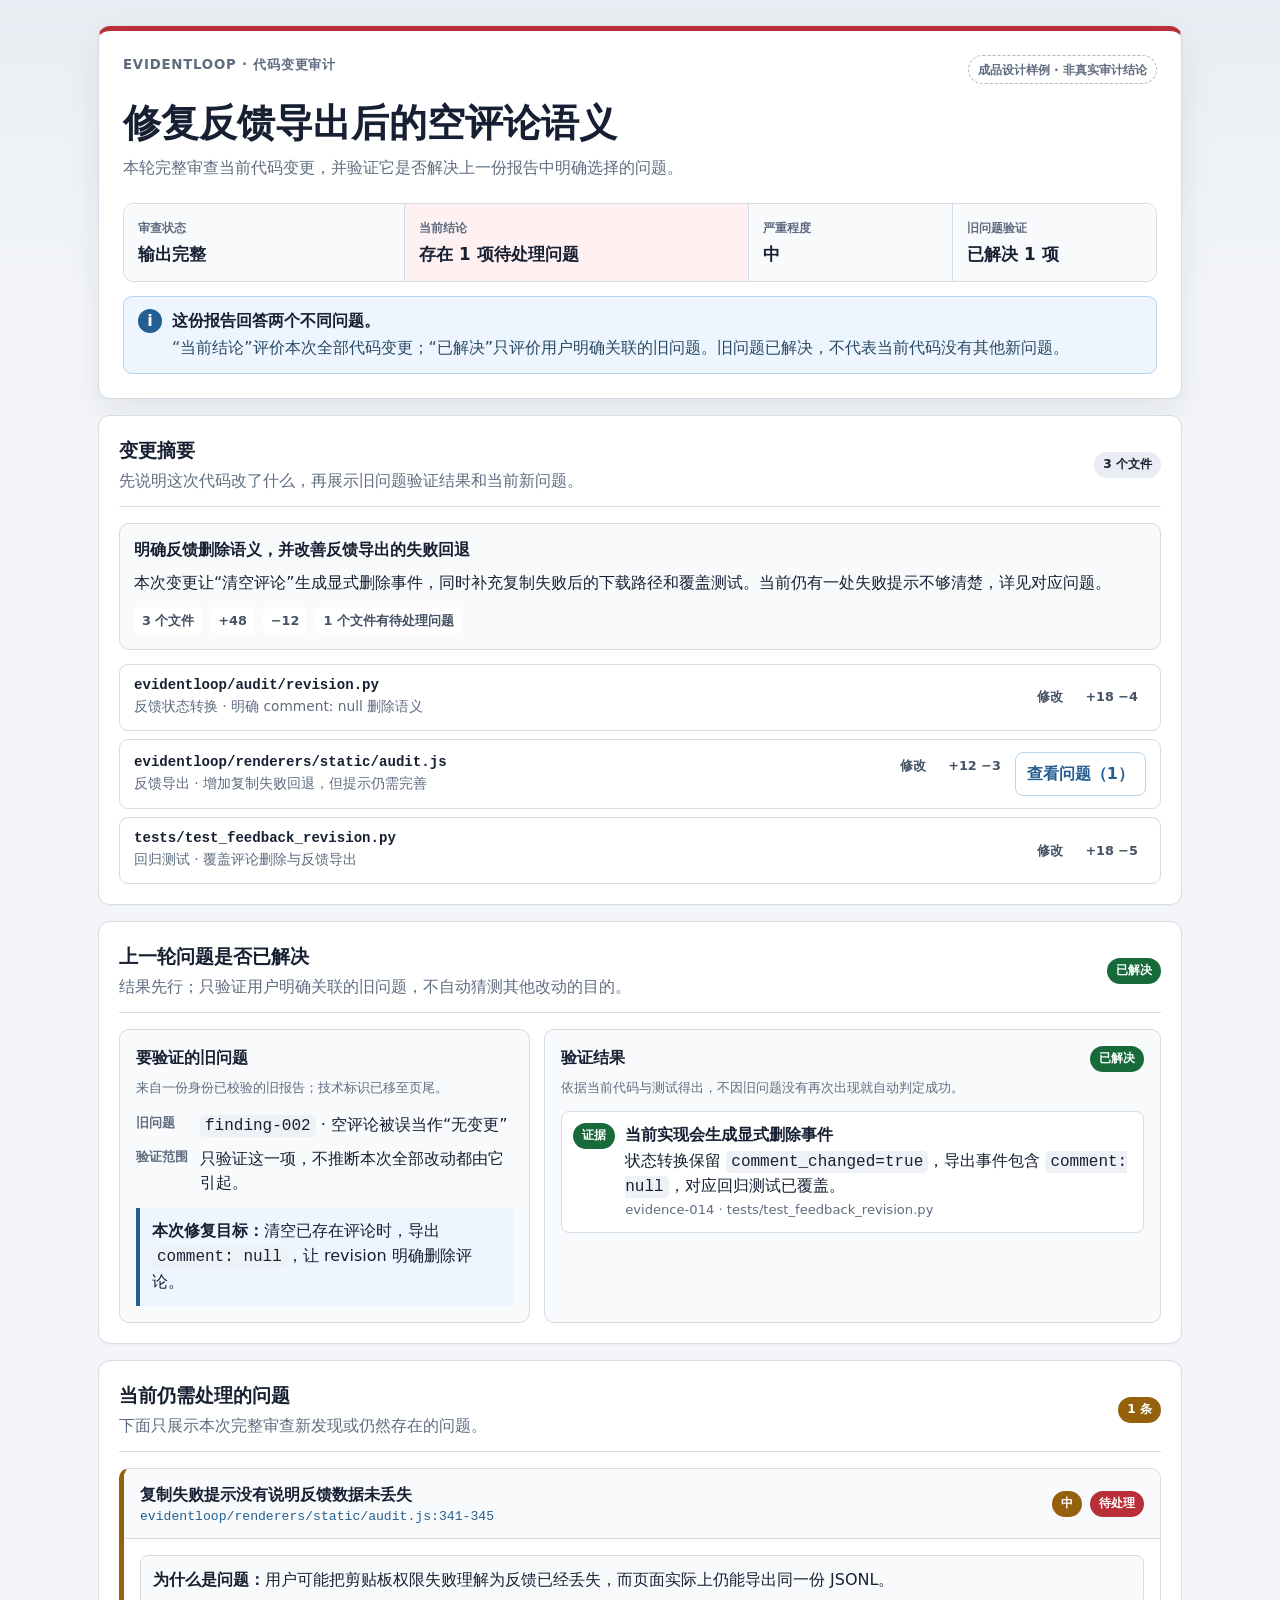
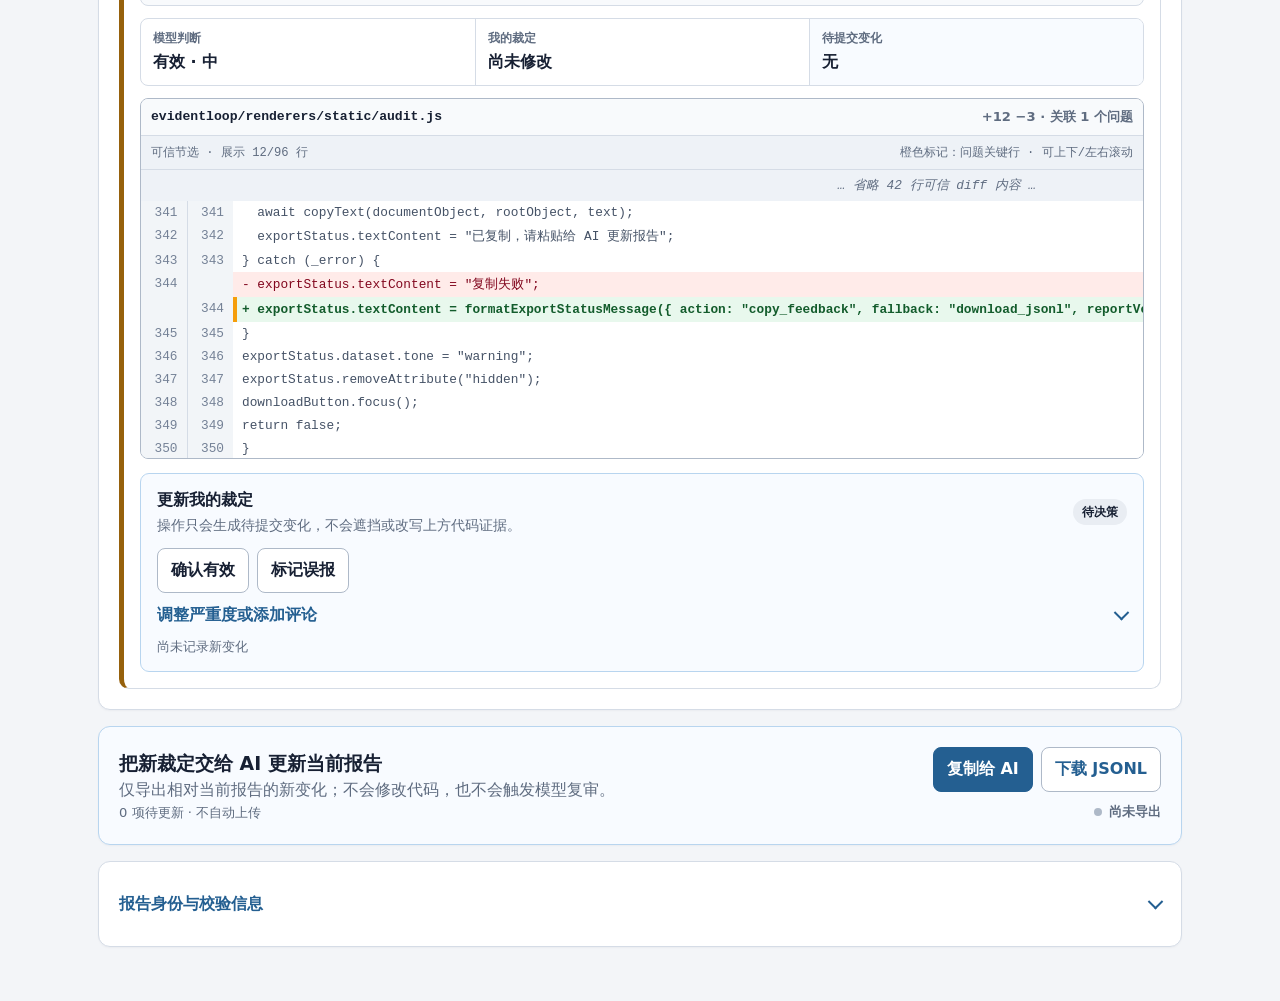
<file: .sopify/plan/20260722_audit_lifecycle_remediation_pages/assets/audit-report-concept.html>
<!doctype html>
<html lang="zh-CN" data-renderer-version="0.4-concept">
<head>
  <meta charset="utf-8">
  <meta name="viewport" content="width=device-width, initial-scale=1">
  <meta name="color-scheme" content="light">
  <title>修复验证报告 · EvidentLoop 成品样例</title>
  <style>
    :root {
      color-scheme: light;
      --bg: #f3f5f8;
      --panel: #fff;
      --text: #172033;
      --muted: #5f6c80;
      --line: #d5dce6;
      --line-strong: #aeb9c8;
      --green: #176b3a;
      --green-soft: #e9f6ed;
      --red: #b92f38;
      --red-soft: #fff0f1;
      --amber: #96610c;
      --amber-soft: #fff5dc;
      --blue: #245f91;
      --blue-soft: #edf6ff;
      --soft: #f8fafc;
      --focus: #0e7490;
    }
    * { box-sizing: border-box; }
    html { scroll-behavior: smooth; }
    body {
      margin: 0;
      background: linear-gradient(180deg, #e9edf3 0, var(--bg) 300px);
      color: var(--text);
      font: 16px/1.55 ui-sans-serif, system-ui, -apple-system, BlinkMacSystemFont, "Segoe UI", sans-serif;
    }
    h1, h2, h3, p { margin-top: 0; }
    h1 { max-width: 780px; margin-bottom: 10px; font-size: clamp(1.75rem, 4vw, 2.35rem); line-height: 1.16; overflow-wrap: anywhere; }
    h2 { margin-bottom: 0; font-size: 1.18rem; }
    h3 { margin-bottom: 8px; font-size: 1rem; }
    button, select, textarea { font: inherit; }
    code { padding: 2px 5px; border-radius: 5px; background: #eef2f7; overflow-wrap: anywhere; }
    .skip-link {
      position: fixed;
      z-index: 20;
      top: 10px;
      left: 10px;
      transform: translateY(-160%);
      min-height: 44px;
      padding: 10px 14px;
      border-radius: 8px;
      background: var(--text);
      color: #fff;
    }
    .skip-link:focus { transform: translateY(0); }
    .report-shell {
      display: grid;
      width: min(1120px, 100%);
      min-width: 0;
      margin: 0 auto;
      padding: 26px 18px 56px;
      gap: 16px;
    }
    .panel, .hero {
      min-width: 0;
      border: 1px solid var(--line);
      border-radius: 12px;
      background: var(--panel);
      box-shadow: 0 1px 2px rgba(23, 32, 51, .04);
    }
    .panel { padding: 20px; }
    .hero { padding: 24px; border-top: 5px solid var(--blue); box-shadow: 0 12px 34px rgba(23, 32, 51, .08); }
    .hero.pass_candidate { border-top-color: var(--green); }
    .hero.concerns { border-top-color: var(--red); }
    .hero.needs_human_triage { border-top-color: var(--amber); }
    .hero.inconclusive { border-top-color: var(--blue); }
    .topline, .section-title, .finding-header, .feedback-toolbar, .feedback-heading, .row-top {
      display: flex;
      align-items: flex-start;
      justify-content: space-between;
      gap: 16px;
    }
    .brand { color: var(--muted); font-size: .83rem; font-weight: 800; letter-spacing: .06em; text-transform: uppercase; }
    .concept-label { padding: 4px 9px; border: 1px dashed var(--line-strong); border-radius: 999px; color: var(--muted); font-size: .78rem; font-weight: 750; }
    .hero-copy { margin-top: 18px; }
    .hero-copy p, .section-title p, .feedback-toolbar p { margin-bottom: 0; color: var(--muted); }
    .hero-copy, .notice > div, .section-title > div, .feedback-toolbar > div, .row-top > div { min-width: 0; overflow-wrap: anywhere; }
    .truth-grid {
      display: grid;
      grid-template-columns: 1.1fr 1.35fr .8fr .8fr;
      margin-top: 22px;
      border: 1px solid var(--line);
      border-radius: 10px;
      overflow: hidden;
    }
    .truth-item { min-width: 0; padding: 14px; background: var(--soft); }
    .truth-item + .truth-item { border-left: 1px solid var(--line); }
    .truth-item span { display: block; margin-bottom: 4px; color: var(--muted); font-size: .78rem; font-weight: 750; }
    .truth-item strong { display: block; font-size: 1.05rem; overflow-wrap: anywhere; }
    .hero.pass_candidate .truth-item.verdict { background: var(--green-soft); }
    .hero.concerns .truth-item.verdict { background: var(--red-soft); }
    .hero.needs_human_triage .truth-item.verdict { background: var(--amber-soft); }
    .hero.inconclusive .truth-item.verdict { background: var(--blue-soft); }
    .notice {
      display: flex;
      align-items: flex-start;
      gap: 10px;
      margin-top: 14px;
      padding: 12px 14px;
      border: 1px solid #b8d5ef;
      border-radius: 9px;
      background: var(--blue-soft);
    }
    .notice-mark { display: inline-grid; flex: 0 0 24px; width: 24px; height: 24px; place-items: center; border-radius: 50%; background: var(--blue); color: #fff; font-weight: 850; }
    .notice p { margin: 2px 0 0; color: #294861; }
    .section-title { align-items: center; margin-bottom: 16px; padding-bottom: 12px; border-bottom: 1px solid var(--line); }
    .section-title p { margin-top: 4px; }
    .badge {
      display: inline-flex;
      align-items: center;
      justify-content: center;
      min-height: 26px;
      padding: 3px 9px;
      border-radius: 999px;
      color: #fff;
      font-size: .76rem;
      font-weight: 800;
      white-space: nowrap;
    }
    .badge.ok { background: var(--green); }
    .badge.open { background: var(--red); }
    .badge.warn { background: var(--amber); }
    .badge.soft { color: var(--text); background: #e9edf3; }
    .change-lead { margin-bottom: 14px; padding: 14px; border: 1px solid var(--line); border-radius: 10px; background: var(--soft); }
    .change-lead p { margin-bottom: 0; }
    .change-stats { display: flex; flex-wrap: wrap; gap: 8px; margin-top: 12px; }
    .change-stats span, .file-stats span { padding: 4px 8px; border-radius: 7px; background: #fff; color: #455266; font-size: .8rem; font-weight: 750; }
    .file-list { display: grid; gap: 8px; }
    .file-row { display: grid; grid-template-columns: minmax(0, 1fr) auto; align-items: center; gap: 12px; padding: 12px 14px; border: 1px solid var(--line); border-radius: 9px; background: #fff; }
    .file-main { min-width: 0; }
    .file-main strong { display: block; font: 800 .88rem ui-monospace, SFMono-Regular, Menlo, Consolas, monospace; overflow-wrap: anywhere; }
    .file-main p { margin: 3px 0 0; color: var(--muted); font-size: .86rem; }
    .file-stats { display: flex; flex-wrap: wrap; justify-content: flex-end; gap: 6px; }
    .file-stats a { min-height: 44px; padding: 9px 11px; border: 1px solid #b8d5ef; border-radius: 8px; background: #fff; color: var(--blue); font-weight: 800; text-decoration: none; }
    .file-stats a:hover { background: var(--blue-soft); }
    .file-stats a:focus-visible { outline: 3px solid color-mix(in srgb, var(--focus) 38%, transparent); outline-offset: 2px; }
    .verification-grid { display: grid; grid-template-columns: minmax(0, .9fr) minmax(0, 1.35fr); gap: 14px; }
    .source-card, .result-card {
      min-width: 0;
      padding: 16px;
      border: 1px solid var(--line);
      border-radius: 10px;
      background: var(--soft);
    }
    .source-card dl, .trace-grid { display: grid; grid-template-columns: auto minmax(0, 1fr); gap: 8px 12px; margin: 14px 0 0; }
    dt { color: var(--muted); font-size: .8rem; font-weight: 750; }
    dd { min-width: 0; margin: 0; overflow-wrap: anywhere; }
    .declaration { margin: 12px 0 0; padding: 11px 12px; border-left: 4px solid var(--blue); background: var(--blue-soft); }
    .evidence-list { display: grid; gap: 9px; margin-top: 12px; }
    .evidence-row { display: grid; grid-template-columns: auto minmax(0, 1fr); align-items: start; gap: 10px; padding: 11px; border: 1px solid var(--line); border-radius: 8px; background: #fff; }
    .evidence-row p { margin: 1px 0 0; }
    .finding-card { min-width: 0; overflow: hidden; border: 1px solid var(--line); border-left: 5px solid var(--amber); border-radius: 10px; background: #fff; }
    .finding-header { align-items: center; padding: 14px 16px; border-bottom: 1px solid var(--line); background: var(--soft); }
    .finding-title-wrap { min-width: 0; }
    .finding-title { display: block; font-weight: 850; overflow-wrap: anywhere; }
    .location { display: block; margin-top: 2px; color: var(--blue); font: .82rem ui-monospace, SFMono-Regular, Menlo, Consolas, monospace; overflow-wrap: anywhere; }
    .finding-badges { display: flex; flex: 0 0 auto; flex-wrap: wrap; align-items: center; justify-content: flex-end; gap: 8px; }
    .finding-body { min-width: 0; padding: 16px; }
    .finding-note { margin-bottom: 12px; padding: 12px; border: 1px solid var(--line); border-radius: 8px; background: var(--soft); }
    .decision-strip {
      display: grid;
      grid-template-columns: repeat(3, minmax(0, 1fr));
      min-width: 0;
      margin-bottom: 12px;
      overflow: hidden;
      border: 1px solid var(--line);
      border-radius: 8px;
      background: #fff;
    }
    .decision-item { min-width: 0; padding: 10px 12px; }
    .decision-item + .decision-item { border-left: 1px solid var(--line); }
    .decision-item.pending { background: #f8fbff; }
    .decision-item span { display: block; color: var(--muted); font-size: .76rem; font-weight: 750; }
    .decision-item strong { display: block; margin-top: 2px; overflow-wrap: anywhere; }
    .hunk { min-width: 0; overflow: hidden; border: 1px solid var(--line-strong); border-radius: 8px; background: #fbfcfe; }
    .hunk-file, .hunk-caption { display: flex; flex-wrap: wrap; justify-content: space-between; gap: 8px; padding: 8px 10px; border-bottom: 1px solid var(--line); }
    .hunk-file { align-items: center; background: #f8fafc; font-size: .82rem; }
    .hunk-file strong { font-family: ui-monospace, SFMono-Regular, Menlo, Consolas, monospace; overflow-wrap: anywhere; }
    .hunk-file span { color: var(--muted); font-weight: 750; }
    .hunk-caption { background: #eef2f7; color: var(--muted); font: .76rem ui-monospace, SFMono-Regular, Menlo, Consolas, monospace; }
    .hunk-scroll { max-width: 100%; max-height: min(18rem, 55vh); overflow: auto; overscroll-behavior-inline: contain; scrollbar-gutter: stable; }
    .hunk-table { width: max-content; min-width: 100%; border-collapse: collapse; font: .8rem ui-monospace, SFMono-Regular, Menlo, Consolas, monospace; }
    .hunk-table td { padding: 4px 9px; border: 0; vertical-align: top; }
    .hunk-table .old-num, .hunk-table .new-num { width: 46px; color: #748196; background: #f2f5f8; text-align: right; user-select: none; }
    .hunk-table .new-num { border-left: 1px solid var(--line); }
    .hunk-table .code { white-space: pre; }
    .hunk-table .context { color: #455266; background: #fff; }
    .hunk-table .added { color: #135c2c; background: #e8f8ed; }
    .hunk-table .deleted { color: #82071e; background: #ffebe9; }
    .hunk-table .hit { box-shadow: inset 4px 0 0 #f59e0b; font-weight: 750; }
    .hunk-table .omitted { padding: 7px 10px; color: var(--muted); background: #eef2f7; text-align: center; font-style: italic; }
    .feedback-box { margin-top: 14px; padding: 14px 16px; border: 1px solid #b8d5ef; border-radius: 9px; background: #f8fbff; }
    .feedback-heading { align-items: center; }
    .feedback-heading p { margin: 2px 0 0; color: var(--muted); font-size: .86rem; }
    .feedback-actions, .export-actions { display: flex; flex-wrap: wrap; gap: 8px; margin-top: 12px; }
    .button, select { min-height: 44px; border: 1px solid var(--line-strong); border-radius: 8px; background: #fff; color: var(--text); cursor: pointer; }
    .button { padding: 9px 13px; font-weight: 780; }
    .button:hover { border-color: var(--blue); background: #f3f8fd; }
    .button[aria-pressed="true"], .button.primary { border-color: var(--blue); background: var(--blue); color: #fff; }
    .button.secondary { color: var(--blue); }
    .button:focus-visible, select:focus-visible, textarea:focus-visible, summary:focus-visible, .skip-link:focus-visible {
      outline: 3px solid color-mix(in srgb, var(--focus) 38%, transparent);
      outline-offset: 2px;
    }
    details > summary { display: flex; align-items: center; gap: 10px; min-height: 44px; list-style: none; color: var(--blue); font-weight: 780; cursor: pointer; }
    details > summary::-webkit-details-marker { display: none; }
    details > summary::after {
      width: 9px;
      height: 9px;
      margin-left: auto;
      border-right: 2px solid currentColor;
      border-bottom: 2px solid currentColor;
      content: "";
      transform: rotate(45deg) translate(-2px, -2px);
      transform-origin: center;
      transition: transform .16s ease;
    }
    details[open] > summary::after { transform: rotate(225deg) translate(-1px, -1px); }
    .feedback-controls { display: grid; grid-template-columns: minmax(180px, .36fr) minmax(0, 1fr); align-items: start; gap: 10px 12px; padding-top: 8px; }
    .feedback-controls label { display: grid; gap: 5px; color: var(--muted); font-size: .88rem; font-weight: 750; }
    .feedback-controls select, .feedback-controls textarea { width: 100%; padding: 9px 10px; background: #fff; color: var(--text); }
    .feedback-controls textarea { min-height: 88px; border: 1px solid var(--line-strong); border-radius: 8px; resize: vertical; }
    .feedback-controls > .button { grid-column: 1 / -1; justify-self: start; }
    .trace-grid { padding: 10px 0; }
    .trace-grid dd { font: .8rem ui-monospace, SFMono-Regular, Menlo, Consolas, monospace; }
    .feedback-toolbar { align-items: center; border-color: #b8d5ef; background: #f8fbff; }
    .export-actions { justify-content: flex-end; margin-top: 0; }
    .export-side { display: grid; justify-items: end; gap: 8px; }
    .export-status { display: flex; align-items: center; gap: 7px; min-height: 24px; color: var(--muted); font-size: .82rem; font-weight: 700; }
    .export-status::before { width: 8px; height: 8px; border-radius: 50%; background: var(--line-strong); content: ""; }
    .export-status[data-tone="success"] { color: var(--green); }
    .export-status[data-tone="success"]::before { background: var(--green); }
    .export-status[data-tone="warning"] { color: var(--amber); }
    .export-status[data-tone="warning"]::before { background: var(--amber); }
    .ref { color: var(--muted); font-size: .82rem; overflow-wrap: anywhere; }
    @media (max-width: 780px) {
      .report-shell { padding: 14px 10px 36px; }
      .hero, .panel { padding: 16px; }
      .truth-grid { grid-template-columns: repeat(2, minmax(0, 1fr)); }
      .truth-item + .truth-item { border-left: 0; }
      .truth-item:nth-child(even) { border-left: 1px solid var(--line); }
      .truth-item:nth-child(n+3) { border-top: 1px solid var(--line); }
      .verification-grid { grid-template-columns: minmax(0, 1fr); }
      .feedback-toolbar, .topline { align-items: flex-start; flex-direction: column; }
      .export-side, .export-actions { width: 100%; justify-content: flex-start; }
      .export-side { justify-items: stretch; }
    }
    @media (max-width: 640px) {
      .feedback-controls { grid-template-columns: minmax(0, 1fr); }
      .feedback-controls > .button { grid-column: auto; }
    }
    @media (max-width: 520px) {
      .report-shell { padding: 10px 8px 32px; }
      .hero, .panel { padding: 14px; }
      .source-card, .result-card { padding: 14px; }
      .section-title, .row-top { align-items: flex-start; flex-direction: column; }
      .finding-header { display: grid; grid-template-columns: minmax(0, 1fr); align-items: start; gap: 8px; padding: 12px; }
      .finding-badges { justify-content: flex-start; }
      .finding-body { padding: 12px; }
      .finding-note { padding: 10px; }
      .file-row, .source-card dl, .trace-grid { grid-template-columns: minmax(0, 1fr); }
      .decision-strip { grid-template-columns: repeat(2, minmax(0, 1fr)); }
      .decision-item { padding: 9px 10px; }
      .decision-item.pending { grid-column: 1 / -1; border-top: 1px solid var(--line); border-left: 0; }
      .hunk-file, .hunk-caption { display: grid; grid-template-columns: minmax(0, 1fr); gap: 3px; padding: 8px; }
      .hunk-file strong { font-size: .76rem; }
      .hunk-caption { font-size: .72rem; }
      .hunk-table td { padding: 4px 7px; }
      .hunk-table .old-num, .hunk-table .new-num { width: 38px; }
      .feedback-box { padding: 12px; }
      .file-stats { justify-content: flex-start; }
      .feedback-actions, .export-actions { display: grid; grid-template-columns: repeat(2, minmax(0, 1fr)); }
      .button { width: 100%; }
    }
    @media (prefers-reduced-motion: reduce) {
      *, *::before, *::after { scroll-behavior: auto !important; animation-duration: .01ms !important; animation-iteration-count: 1 !important; transition-duration: .01ms !important; }
    }
  </style>
</head>
<body>
  <a class="skip-link" href="#main-content">跳到报告正文</a>
  <main id="main-content" class="report-shell" data-schema-version="0.5" data-graph-id="audit:concept-fix-verification" data-run-id="run-003" data-audit-sha256="sha256:343419b4e44f52ec37861b82e15f9434d33db472f4bd6887f938e1e46b118d56">
    <header class="hero concerns">
      <div class="topline">
        <span class="brand">EvidentLoop · 代码变更审计</span>
        <span class="concept-label">成品设计样例 · 非真实审计结论</span>
      </div>
      <div class="hero-copy">
        <h1>修复反馈导出后的空评论语义</h1>
        <p>本轮完整审查当前代码变更，并验证它是否解决上一份报告中明确选择的问题。</p>
      </div>
      <div class="truth-grid" aria-label="当前报告真相">
        <div class="truth-item"><span>审查状态</span><strong>输出完整</strong></div>
        <div class="truth-item verdict"><span>当前结论</span><strong>存在 1 项待处理问题</strong></div>
        <div class="truth-item"><span>严重程度</span><strong>中</strong></div>
        <div class="truth-item"><span>旧问题验证</span><strong>已解决 1 项</strong></div>
      </div>
      <div class="notice" role="note">
        <span class="notice-mark" aria-hidden="true">i</span>
        <div><strong>这份报告回答两个不同问题。</strong><p>“当前结论”评价本次全部代码变更；“已解决”只评价用户明确关联的旧问题。旧问题已解决，不代表当前代码没有其他新问题。</p></div>
      </div>
    </header>

    <section class="panel" aria-labelledby="change-title">
      <div class="section-title">
        <div><h2 id="change-title">变更摘要</h2><p>先说明这次代码改了什么，再展示旧问题验证结果和当前新问题。</p></div>
        <span class="badge soft">3 个文件</span>
      </div>
      <div class="change-lead">
        <h3>明确反馈删除语义，并改善反馈导出的失败回退</h3>
        <p>本次变更让“清空评论”生成显式删除事件，同时补充复制失败后的下载路径和覆盖测试。当前仍有一处失败提示不够清楚，详见对应问题。</p>
        <div class="change-stats"><span>3 个文件</span><span>+48</span><span>−12</span><span>1 个文件有待处理问题</span></div>
      </div>
      <div class="file-list" aria-label="文件影响列表">
        <div class="file-row">
          <div class="file-main"><strong>evidentloop/audit/revision.py</strong><p>反馈状态转换 · 明确 comment: null 删除语义</p></div>
          <div class="file-stats"><span>修改</span><span>+18 −4</span></div>
        </div>
        <div class="file-row">
          <div class="file-main"><strong>evidentloop/renderers/static/audit.js</strong><p>反馈导出 · 增加复制失败回退，但提示仍需完善</p></div>
          <div class="file-stats"><span>修改</span><span>+12 −3</span><a href="#finding-004">查看问题（1）</a></div>
        </div>
        <div class="file-row">
          <div class="file-main"><strong>tests/test_feedback_revision.py</strong><p>回归测试 · 覆盖评论删除与反馈导出</p></div>
          <div class="file-stats"><span>修改</span><span>+18 −5</span></div>
        </div>
      </div>
    </section>

    <section class="panel" aria-labelledby="fix-verification-title">
      <div class="section-title">
        <div><h2 id="fix-verification-title">上一轮问题是否已解决</h2><p>结果先行；只验证用户明确关联的旧问题，不自动猜测其他改动的目的。</p></div>
        <span class="badge ok">已解决</span>
      </div>
      <div class="verification-grid">
        <article class="source-card">
          <h3>要验证的旧问题</h3>
          <div class="ref">来自一份身份已校验的旧报告；技术标识已移至页尾。</div>
          <dl>
            <dt>旧问题</dt><dd><code>finding-002</code> · 空评论被误当作“无变更”</dd>
            <dt>验证范围</dt><dd>只验证这一项，不推断本次全部改动都由它引起。</dd>
          </dl>
          <p class="declaration"><strong>本次修复目标：</strong>清空已存在评论时，导出 <code>comment: null</code>，让 revision 明确删除评论。</p>
        </article>
        <article class="result-card">
          <div class="row-top">
            <div><h3>验证结果</h3><div class="ref">依据当前代码与测试得出，不因旧问题没有再次出现就自动判定成功。</div></div>
            <span class="badge ok">已解决</span>
          </div>
          <div class="evidence-list">
            <div class="evidence-row">
              <span class="badge ok">证据</span>
              <div><strong>当前实现会生成显式删除事件</strong><p>状态转换保留 <code>comment_changed=true</code>，导出事件包含 <code>comment: null</code>，对应回归测试已覆盖。</p><div class="ref">evidence-014 · tests/test_feedback_revision.py</div></div>
            </div>
          </div>
        </article>
      </div>
    </section>

    <section class="panel" aria-labelledby="finding-title">
      <div class="section-title">
        <div><h2 id="finding-title">当前仍需处理的问题</h2><p>下面只展示本次完整审查新发现或仍然存在的问题。</p></div>
        <span class="badge warn">1 条</span>
      </div>
      <article id="finding-004" class="finding-card" data-node-id="finding-004" data-fingerprint="sha256:aabf0942a0c1d5d3166d9171aecdbdbd81111e8e172d7777e6ebccacfd06e999">
        <div class="finding-header">
          <div class="finding-title-wrap">
            <span class="finding-title">复制失败提示没有说明反馈数据未丢失</span>
            <span class="location">evidentloop/renderers/static/audit.js:341-345</span>
          </div>
          <div class="finding-badges" aria-label="问题状态">
            <span class="badge warn">中</span>
            <span class="badge open">待处理</span>
          </div>
        </div>
        <div class="finding-body">
          <div class="finding-note"><strong>为什么是问题：</strong>用户可能把剪贴板权限失败理解为反馈已经丢失，而页面实际上仍能导出同一份 JSONL。</div>
          <div class="decision-strip" aria-label="当前裁定摘要">
            <div class="decision-item"><span>模型判断</span><strong>有效 · 中</strong></div>
            <div class="decision-item"><span>我的裁定</span><strong>尚未修改</strong></div>
            <div class="decision-item pending"><span>待提交变化</span><strong role="status" aria-live="polite" data-decision-pending>无</strong></div>
          </div>
          <div class="hunk">
            <div class="hunk-file"><strong>evidentloop/renderers/static/audit.js</strong><span>+12 −3 · 关联 1 个问题</span></div>
            <div class="hunk-caption"><span>可信节选 · 展示 12/96 行</span><span>橙色标记：问题关键行 · 可上下/左右滚动</span></div>
            <div class="hunk-scroll" tabindex="0" aria-label="可上下和左右滚动的单栏 unified diff 证据">
              <table class="hunk-table"><tbody>
                <tr><td class="omitted" colspan="3">… 省略 42 行可信 diff 内容 …</td></tr>
                <tr><td class="old-num">341</td><td class="new-num">341</td><td class="code context">  await copyText(documentObject, rootObject, text);</td></tr>
                <tr><td class="old-num">342</td><td class="new-num">342</td><td class="code context">  exportStatus.textContent = "已复制，请粘贴给 AI 更新报告";</td></tr>
                <tr><td class="old-num">343</td><td class="new-num">343</td><td class="code context">} catch (_error) {</td></tr>
                <tr><td class="old-num">344</td><td class="new-num"></td><td class="code deleted">- exportStatus.textContent = "复制失败";</td></tr>
                <tr><td class="old-num"></td><td class="new-num">344</td><td class="code added hit">+ exportStatus.textContent = formatExportStatusMessage({ action: "copy_feedback", fallback: "download_jsonl", reportVersion: reportIdentity.reportVersion, message: "复制失败，请改用下载 JSONL" });</td></tr>
                <tr><td class="old-num">345</td><td class="new-num">345</td><td class="code context">}</td></tr>
                <tr><td class="old-num">346</td><td class="new-num">346</td><td class="code context">exportStatus.dataset.tone = "warning";</td></tr>
                <tr><td class="old-num">347</td><td class="new-num">347</td><td class="code context">exportStatus.removeAttribute("hidden");</td></tr>
                <tr><td class="old-num">348</td><td class="new-num">348</td><td class="code context">downloadButton.focus();</td></tr>
                <tr><td class="old-num">349</td><td class="new-num">349</td><td class="code context">return false;</td></tr>
                <tr><td class="old-num">350</td><td class="new-num">350</td><td class="code context">}</td></tr>
                <tr><td class="old-num">351</td><td class="new-num">351</td><td class="code context">return true;</td></tr>
                <tr><td class="omitted" colspan="3">… 省略 42 行可信 diff 内容 …</td></tr>
              </tbody></table>
            </div>
          </div>
          <div class="feedback-box" data-feedback-for="finding-004" data-fingerprint="sha256:aabf0942a0c1d5d3166d9171aecdbdbd81111e8e172d7777e6ebccacfd06e999">
            <div class="feedback-heading">
              <div><strong>更新我的裁定</strong><p>操作只会生成待提交变化，不会遮挡或改写上方代码证据。</p></div>
              <span class="badge soft" data-feedback-state>待决策</span>
            </div>
            <div class="feedback-actions" role="group" aria-label="对当前问题的裁定">
              <button type="button" class="button" data-feedback-action="accept" aria-pressed="false">确认有效</button>
              <button type="button" class="button" data-feedback-action="false_positive" aria-pressed="false">标记误报</button>
            </div>
            <details>
              <summary>调整严重度或添加评论</summary>
              <div class="feedback-controls">
                <label>严重度<select data-feedback-severity><option value="">恢复模型严重度</option><option value="high">高</option><option value="medium">中</option><option value="low">低</option><option value="note">提示</option></select></label>
                <label>评论<textarea maxlength="4000" placeholder="清空并保存会生成 comment: null" data-feedback-comment></textarea></label>
                <button type="button" class="button secondary" data-feedback-save-comment>保存评论变化</button>
              </div>
            </details>
            <div class="ref" role="status" aria-live="polite" data-feedback-message>尚未记录新变化</div>
          </div>
        </div>
      </article>
    </section>

    <section class="panel feedback-toolbar" aria-labelledby="export-title">
      <div><h2 id="export-title">把新裁定交给 AI 更新当前报告</h2><p>仅导出相对当前报告的新变化；不会修改代码，也不会触发模型复审。</p><div class="ref" data-feedback-summary>0 项待更新 · 不自动上传</div></div>
      <div class="export-side">
        <div class="export-actions"><button type="button" class="button primary" data-feedback-copy>复制给 AI</button><button type="button" class="button secondary" data-feedback-download>下载 JSONL</button></div>
        <div class="export-status" role="status" aria-live="polite" aria-atomic="true" data-tone="neutral" data-feedback-export-status>尚未导出</div>
      </div>
    </section>

    <details class="panel">
      <summary>报告身份与校验信息</summary>
      <dl class="trace-grid"><dt>graph</dt><dd>audit:concept-fix-verification</dd><dt>current run</dt><dd>run-003</dd><dt>schema</dt><dd>0.5</dd><dt>renderer</dt><dd>0.4-concept</dd><dt>current report</dt><dd>sha256:343419b4e44f52ec37861b82e15f9434d33db472f4bd6887f938e1e46b118d56</dd><dt>previous report</dt><dd>sha256:48792d216b21a06e162ad7a7ba471c1ed829404b923e95265bc90e97dc475ca2</dd><dt>previous diff</dt><dd>sha256:b17a21333ffcf0f3a985a3710964ac477b3aedd574489cbba676bec5ce2ebef9</dd></dl>
    </details>
  </main>

  <script type="application/json" id="view-model-sample">
  {
    "schema_version": "0.5",
    "report_truth": {"review_status": "complete", "verdict": "concerns", "open_finding_count": 1, "overall_severity": "medium"},
    "change_summary": {"file_count": 3, "additions": 48, "deletions": 12, "finding_file_count": 1},
    "fix_verification": {
      "version": 1,
      "source_report_version": "sha256:48792d216b21a06e162ad7a7ba471c1ed829404b923e95265bc90e97dc475ca2",
      "source_diff_version": "sha256:b17a21333ffcf0f3a985a3710964ac477b3aedd574489cbba676bec5ce2ebef9",
      "targets": [{"finding_id": "finding-002", "fingerprint": "sha256:2d43c9e929a49601069d435652d073d496a86e78b0cdceade6977d72cae22d3c", "source_title": "空评论被误当作“无变更”", "declaration": "清空已有评论时导出 comment: null", "claim": {"id": "claim-fix-verification-002", "status": "supported", "reason": "当前实现会生成显式删除事件，且回归测试覆盖 comment: null。", "evidence": ["evidence-014"]}}]
    },
    "findings": [{"id": "finding-004", "model": {"status": "open", "severity": "medium"}, "current": {"status": "open", "severity": "medium"}, "feedback_events": []}],
    "current_runs": [{"kind": "model_review", "diff_version": "diff B"}]
  }
  </script>
  <script>
    (function initConceptFeedback() {
      "use strict";
      var shell = document.querySelector("[data-graph-id][data-run-id]");
      var panel = document.querySelector("[data-feedback-for][data-fingerprint]");
      var summary = document.querySelector("[data-feedback-summary]");
      var status = document.querySelector("[data-feedback-export-status]");
      var decisionPending = document.querySelector("[data-decision-pending]");
      if (!shell || !panel) return;
      var pending = {disposition: null, comment_changed: false, comment: null, severity_changed: false, severity: null};
      var message = panel.querySelector("[data-feedback-message]");
      var badge = panel.querySelector("[data-feedback-state]");
      var comment = panel.querySelector("[data-feedback-comment]");
      var severity = panel.querySelector("[data-feedback-severity]");
      function setExportStatus(message, tone) {
        status.textContent = message;
        status.dataset.tone = tone;
      }
      function eventCount() {
        return (pending.disposition ? 1 : 0) + (pending.comment_changed ? 1 : 0) + (pending.severity_changed ? 1 : 0);
      }
      function pendingLabels() {
        var severityLabels = {high: "高", medium: "中", low: "低", note: "提示"};
        var labels = [];
        if (pending.disposition === "accept") labels.push("确认有效");
        if (pending.disposition === "false_positive") labels.push("标记误报");
        if (pending.severity_changed) labels.push(pending.severity === null ? "恢复模型严重度" : "严重度改为" + severityLabels[pending.severity]);
        if (pending.comment_changed) labels.push(pending.comment === null ? "删除评论" : "更新评论");
        return labels.length ? labels.join(" · ") : "无";
      }
      function render() {
        panel.querySelectorAll("[data-feedback-action]").forEach(function (button) {
          button.setAttribute("aria-pressed", String(button.dataset.feedbackAction === pending.disposition));
        });
        badge.textContent = eventCount() ? "有待更新" : "待决策";
        summary.textContent = String(eventCount()) + " 项待更新 · 不自动上传";
        decisionPending.textContent = pendingLabels();
      }
      function events() {
        var now = new Date().toISOString();
        var base = {target_type: "finding", target_id: panel.dataset.feedbackFor, fingerprint: panel.dataset.fingerprint, graph_id: shell.dataset.graphId, run_id: shell.dataset.runId, source_audit_sha256: shell.dataset.auditSha256};
        var result = [];
        if (pending.disposition) result.push(Object.assign({}, base, {action: pending.disposition, created_at: now}));
        if (pending.comment_changed) result.push(Object.assign({}, base, {action: "comment", comment: pending.comment, created_at: now}));
        if (pending.severity_changed) result.push(Object.assign({}, base, {action: "severity_override", severity: pending.severity, created_at: now}));
        return result;
      }
      function jsonl() {
        return events().map(function (item) { return JSON.stringify(item); }).join("\n");
      }
      panel.querySelectorAll("[data-feedback-action]").forEach(function (button) {
        button.addEventListener("click", function () {
          pending.disposition = pending.disposition === button.dataset.feedbackAction ? null : button.dataset.feedbackAction;
          message.textContent = pending.disposition ? "裁定变化待更新" : "已取消待更新裁定";
          render();
        });
      });
      severity.addEventListener("change", function () {
        pending.severity_changed = true;
        pending.severity = severity.value || null;
        message.textContent = pending.severity === null ? "待恢复模型严重度" : "严重度变化待更新";
        render();
      });
      panel.querySelector("[data-feedback-save-comment]").addEventListener("click", function () {
        pending.comment_changed = true;
        pending.comment = comment.value.trim() || null;
        message.textContent = pending.comment === null ? "待删除当前评论" : "评论变化待更新";
        render();
      });
      document.querySelector("[data-feedback-copy]").addEventListener("click", async function () {
        var value = jsonl();
        if (!value) { setExportStatus("暂无待更新裁定", "neutral"); return; }
        var text = "请使用 EvidentLoop 按以下裁定更新当前报告；不要修改业务代码，也不要重新审查代码。\n\n<<<EVIDENTLOOP_FEEDBACK_JSONL>>>\n" + value + "\n<<<END_EVIDENTLOOP_FEEDBACK_JSONL>>>";
        try {
          await navigator.clipboard.writeText(text);
          setExportStatus("已复制，请粘贴给 AI", "success");
        } catch (_error) {
          setExportStatus("复制不可用；反馈仍在页面中，可改用下载", "warning");
        }
      });
      document.querySelector("[data-feedback-download]").addEventListener("click", function () {
        var value = jsonl();
        if (!value) { setExportStatus("暂无待更新裁定", "neutral"); return; }
        var url = URL.createObjectURL(new Blob([value + "\n"], {type: "application/x-ndjson;charset=utf-8"}));
        var link = document.createElement("a");
        link.href = url;
        link.download = "audit-feedback.jsonl";
        link.click();
        URL.revokeObjectURL(url);
        setExportStatus("已下载 " + String(events().length) + " 条反馈", "success");
      });
      render();
      document.documentElement.dataset.viewportOverflow = String(
        document.documentElement.scrollWidth > document.documentElement.clientWidth
      );
      document.documentElement.dataset.evidentloopReady = "true";
    })();
  </script>
</body>
</html>
</file>
<file: docs/assets/site.css>
:root {
  color-scheme: light;
  --ink: #142136;
  --muted: #5d687b;
  --line: #d8e0e8;
  --surface: #ffffff;
  --surface-soft: #f6f8fb;
  --blue: #175f91;
  --blue-dark: #104a72;
  --green: #2f6d45;
  --green-soft: #edf7f0;
  --gold-soft: #fff7dd;
  --shadow: 0 18px 48px rgb(20 33 54 / 8%);
  font-family:
    Inter, ui-sans-serif, system-ui, -apple-system, BlinkMacSystemFont, "Segoe UI",
    sans-serif;
  font-synthesis: none;
}

* {
  box-sizing: border-box;
}

html {
  scroll-behavior: smooth;
}

body {
  margin: 0;
  overflow-x: hidden;
  color: var(--ink);
  background: linear-gradient(180deg, #f2f7f7 0, #f6f8fb 48rem, #f8fafc 100%);
  font-size: 1rem;
  line-height: 1.65;
}

a {
  color: var(--blue);
  text-underline-offset: 0.2em;
}

a:hover {
  color: var(--blue-dark);
}

a:focus-visible,
summary:focus-visible {
  border-radius: 0.35rem;
  outline: 3px solid var(--blue);
  outline-offset: 3px;
}

img,
svg {
  display: block;
  max-width: 100%;
}

.skip-link {
  position: fixed;
  z-index: 10;
  top: 0.75rem;
  left: 0.75rem;
  padding: 0.7rem 1rem;
  border-radius: 0.6rem;
  color: #fff;
  background: var(--ink);
  transform: translateY(-180%);
}

.skip-link:focus {
  transform: translateY(0);
}

.site-header,
.page-section,
.site-footer {
  width: min(70rem, calc(100% - 2rem));
  margin-inline: auto;
}

.site-header {
  padding-top: 1rem;
}

.site-nav {
  display: flex;
  align-items: center;
  justify-content: space-between;
  gap: 1rem;
  min-height: 3.25rem;
}

.brand {
  color: var(--ink);
  font-size: 1.05rem;
  font-weight: 800;
  letter-spacing: -0.02em;
  text-decoration: none;
}

.nav-links {
  display: flex;
  flex-wrap: wrap;
  align-items: center;
  justify-content: flex-end;
  gap: 0.35rem 1rem;
}

.nav-links a {
  display: inline-flex;
  align-items: center;
  min-height: 2.75rem;
  font-weight: 650;
  text-decoration: none;
}

.hero {
  display: grid;
  grid-template-columns: minmax(0, 1.08fr) minmax(20rem, 0.92fr);
  grid-template-areas:
    "eyebrow visual"
    "title visual"
    "lead visual"
    "actions visual"
    "version visual";
  column-gap: clamp(1.25rem, 4vw, 3.5rem);
  row-gap: 0;
  align-items: start;
  padding-block: clamp(3.5rem, 8vw, 6rem) clamp(3.5rem, 7vw, 5.5rem);
}

.hero > .eyebrow {
  grid-area: eyebrow;
}

.hero > h1 {
  grid-area: title;
}

.hero > .lead {
  grid-area: lead;
}

.hero > .actions {
  grid-area: actions;
}

.hero > .version-note {
  grid-area: version;
}

.eyebrow {
  margin: 0 0 0.75rem;
  color: var(--green);
  font-size: 0.78rem;
  font-weight: 800;
  letter-spacing: 0.12em;
  text-transform: uppercase;
}

h1,
h2,
h3,
p {
  margin-top: 0;
}

h1,
h2,
h3 {
  line-height: 1.12;
  letter-spacing: -0.035em;
}

html[lang="zh-CN"] h1,
html[lang="zh-CN"] h2,
html[lang="zh-CN"] h3 {
  letter-spacing: -0.015em;
}

h1 {
  max-width: 14ch;
  margin-bottom: 1.25rem;
  font-size: clamp(2.35rem, 4.8vw, 4rem);
}

h2 {
  max-width: 19ch;
  margin-bottom: 1rem;
  font-size: clamp(1.85rem, 3.3vw, 2.75rem);
}

@media (min-width: 40rem) {
  html[lang="zh-CN"] h2 {
    max-width: none;
    white-space: nowrap;
  }
}

h3 {
  margin-bottom: 0.55rem;
  font-size: 1.15rem;
}

.lead,
.section-intro {
  max-width: 47rem;
  color: var(--muted);
  font-size: clamp(1.05rem, 2vw, 1.2rem);
}

.actions {
  display: flex;
  flex-wrap: wrap;
  gap: 0.75rem;
  margin-top: 1.75rem;
}

.button {
  display: inline-flex;
  align-items: center;
  justify-content: center;
  min-height: 2.75rem;
  padding: 0.65rem 1rem;
  border: 1px solid var(--ink);
  border-radius: 0.7rem;
  color: #fff;
  background: var(--ink);
  font-weight: 750;
  text-decoration: none;
}

.button:hover {
  color: #fff;
  background: #263851;
}

.button-secondary {
  color: var(--ink);
  background: transparent;
}

.button-secondary:hover {
  color: var(--ink);
  background: #fff;
}

.version-note {
  margin: 1rem 0 0;
  color: var(--muted);
  font-size: 0.9rem;
}

.hero-visual {
  grid-area: visual;
  align-self: center;
  margin: 0;
  overflow: hidden;
  border: 1px solid var(--line);
  border-radius: 1rem;
  background: #fbfaf5;
  box-shadow: var(--shadow);
}

.hero-visual img {
  width: 100%;
  height: auto;
}

.page-section {
  padding-block: clamp(3.5rem, 8vw, 6rem);
  border-top: 1px solid var(--line);
}

.media-frame {
  margin: 2rem 0 0;
  overflow: hidden;
  border: 1px solid var(--line);
  border-radius: 1rem;
  background: var(--surface);
  box-shadow: var(--shadow);
}

.media-frame img {
  width: 100%;
  height: auto;
}

.media-frame figcaption {
  padding: 0.9rem 1rem 1rem;
  color: var(--muted);
  font-size: 0.92rem;
}

.evidence-note {
  margin-top: 1rem;
  padding: 1rem 1.1rem;
  border-left: 4px solid #b48311;
  border-radius: 0 0.65rem 0.65rem 0;
  background: var(--gold-soft);
}

.evidence-note p {
  margin: 0;
}

.steps {
  display: grid;
  grid-template-columns: repeat(3, minmax(0, 1fr));
  gap: 1rem;
  margin: 1.25rem 0 0;
  padding: 0;
  list-style: none;
}

.steps li,
.boundary-card {
  padding: 1.25rem;
  border: 1px solid var(--line);
  border-radius: 0.9rem;
  background: var(--surface);
}

.step-number {
  display: inline-flex;
  align-items: center;
  justify-content: center;
  width: 2rem;
  height: 2rem;
  margin-bottom: 1rem;
  border-radius: 50%;
  color: var(--blue-dark);
  background: #eaf3fa;
  font-size: 0.82rem;
  font-weight: 850;
}

.steps p,
.boundary-card p,
.boundary-card li {
  color: var(--muted);
}

.steps p {
  margin-bottom: 0;
}

.lifecycle-note {
  margin: 1rem 0 0;
  color: var(--muted);
}

.start-grid {
  display: grid;
  grid-template-columns: minmax(0, 1.05fr) minmax(18rem, 0.95fr);
  gap: 1rem;
  align-items: start;
  margin-top: 2rem;
}

.command-card,
.boundary-card {
  min-width: 0;
}

.start-grid > * {
  min-width: 0;
}

.command-card {
  overflow: hidden;
  border-radius: 0.9rem;
  color: #eff5fb;
  background: #162235;
}

.command-card h3 {
  margin: 0;
  padding: 1.15rem 1.25rem 0;
  color: #fff;
}

pre {
  margin: 0;
  padding: 1rem 1.25rem 1.25rem;
  overflow-x: auto;
  font: 0.9rem/1.75 ui-monospace, SFMono-Regular, Menlo, Consolas, monospace;
  scrollbar-width: thin;
}

code {
  font: inherit;
}

.prompt {
  margin: 1rem 0 0;
  color: var(--muted);
}

.boundary-card ul {
  margin: 0;
  padding-left: 1.2rem;
}

.boundary-card li + li {
  margin-top: 0.55rem;
}

.quick-answers {
  margin-top: 1.75rem;
}

details {
  margin-top: 0.65rem;
  overflow: hidden;
  border: 1px solid var(--line);
  border-radius: 0.75rem;
  background: var(--surface);
}

summary {
  display: flex;
  align-items: center;
  justify-content: space-between;
  gap: 1rem;
  min-height: 2.75rem;
  padding: 0.85rem 1rem;
  cursor: pointer;
  font-weight: 750;
  list-style: none;
}

summary::-webkit-details-marker {
  display: none;
}

summary::after {
  content: "+";
  flex: 0 0 auto;
  color: var(--blue);
  font-size: 1.4rem;
  font-weight: 500;
  line-height: 1;
}

details[open] summary {
  border-bottom: 1px solid var(--line);
  background: #fbfcfd;
}

details[open] summary::after {
  content: "−";
}

details p {
  max-width: 48rem;
  margin: 0;
  padding: 0.9rem 1rem 1rem;
  color: var(--muted);
}

.site-footer {
  display: flex;
  flex-wrap: wrap;
  justify-content: space-between;
  gap: 0.75rem 1.5rem;
  padding-block: 2rem 3rem;
  border-top: 1px solid var(--line);
  color: var(--muted);
  font-size: 0.92rem;
}

.site-footer p {
  margin: 0;
}

.footer-links {
  display: flex;
  flex-wrap: wrap;
  gap: 0.5rem 1rem;
}

@media (max-width: 48rem) {
  .site-header,
  .page-section,
  .site-footer {
    width: min(100% - 1.25rem, 70rem);
  }

  .site-nav {
    align-items: flex-start;
  }

  .nav-links {
    gap: 0.15rem 0.75rem;
  }

  .hero,
  .start-grid {
    grid-template-columns: 1fr;
  }

  .hero {
    grid-template-areas:
      "eyebrow"
      "title"
      "lead"
      "visual"
      "actions"
      "version";
    padding-top: 3.5rem;
  }

  .hero-visual {
    margin-top: 1.75rem;
  }

  .hero > .actions {
    margin-top: 1.25rem;
  }

  .steps {
    grid-template-columns: 1fr;
  }

  .media-frame {
    border-radius: 0.75rem;
  }

  .lifecycle-frame {
    overflow-x: auto;
    overscroll-behavior-inline: contain;
  }

  .lifecycle-frame img {
    width: 60rem;
    max-width: none;
  }
}

@media (max-width: 30rem) {
  .site-nav {
    flex-direction: column;
    align-items: flex-start;
    gap: 0;
  }

  .nav-links {
    width: 100%;
    justify-content: flex-start;
  }

  .actions {
    display: grid;
  }

  .button {
    width: 100%;
  }
}

@media (prefers-reduced-motion: reduce) {
  html {
    scroll-behavior: auto;
  }
}
</file>
